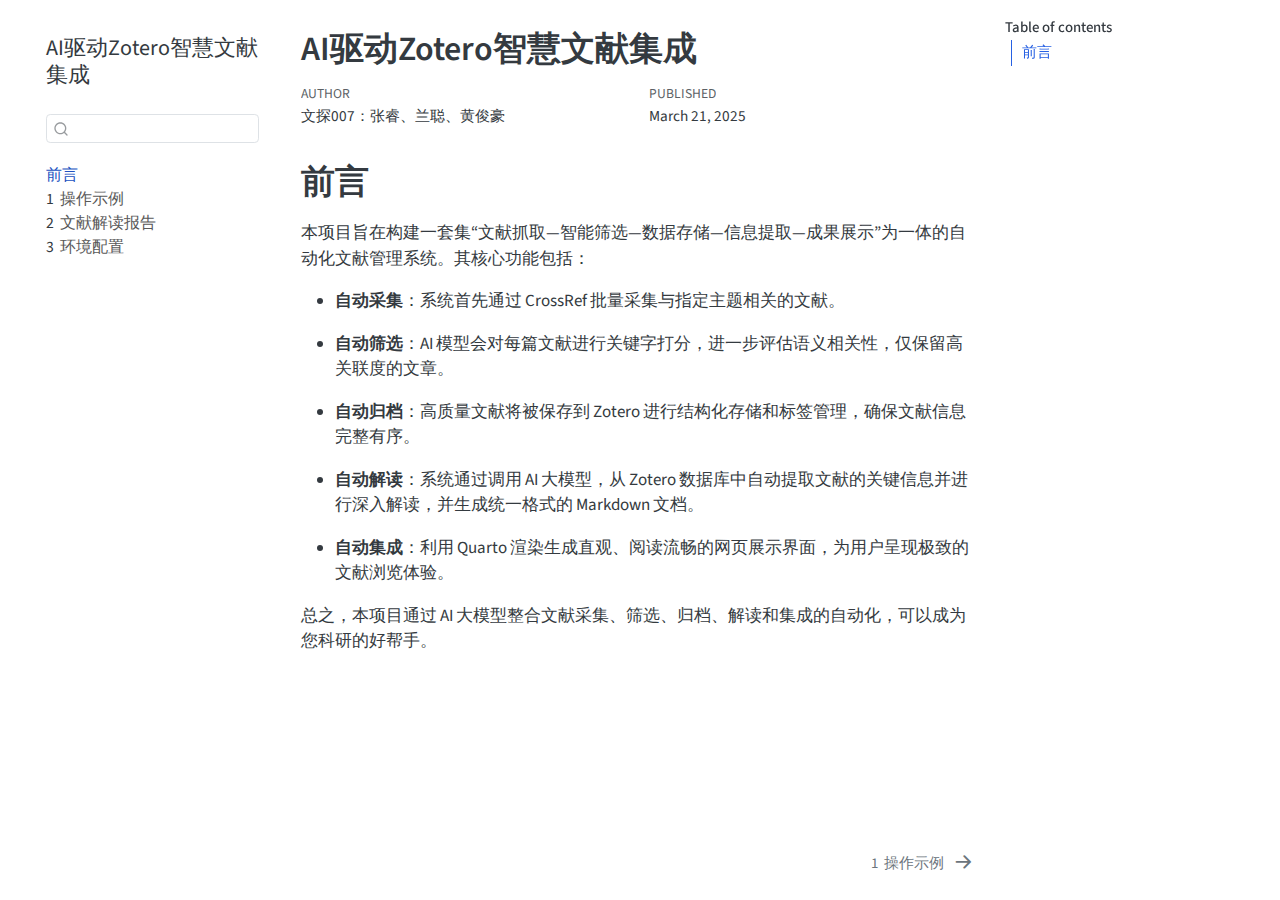
<file: _book/index.html>
<!DOCTYPE html>
<html xmlns="http://www.w3.org/1999/xhtml" lang="en" xml:lang="en"><head>

<meta charset="utf-8">
<meta name="generator" content="quarto-1.6.40">

<meta name="viewport" content="width=device-width, initial-scale=1.0, user-scalable=yes">

<meta name="author" content="文探007：张睿、兰聪、黄俊豪">
<meta name="dcterms.date" content="2025-03-21">

<title>AI驱动Zotero智慧文献集成</title>
<style>
code{white-space: pre-wrap;}
span.smallcaps{font-variant: small-caps;}
div.columns{display: flex; gap: min(4vw, 1.5em);}
div.column{flex: auto; overflow-x: auto;}
div.hanging-indent{margin-left: 1.5em; text-indent: -1.5em;}
ul.task-list{list-style: none;}
ul.task-list li input[type="checkbox"] {
  width: 0.8em;
  margin: 0 0.8em 0.2em -1em; /* quarto-specific, see https://github.com/quarto-dev/quarto-cli/issues/4556 */ 
  vertical-align: middle;
}
</style>


<script src="site_libs/quarto-nav/quarto-nav.js"></script>
<script src="site_libs/quarto-nav/headroom.min.js"></script>
<script src="site_libs/clipboard/clipboard.min.js"></script>
<script src="site_libs/quarto-search/autocomplete.umd.js"></script>
<script src="site_libs/quarto-search/fuse.min.js"></script>
<script src="site_libs/quarto-search/quarto-search.js"></script>
<meta name="quarto:offset" content="./">
<link href="./AI-Zotero.html" rel="next">
<script src="site_libs/quarto-html/quarto.js"></script>
<script src="site_libs/quarto-html/popper.min.js"></script>
<script src="site_libs/quarto-html/tippy.umd.min.js"></script>
<script src="site_libs/quarto-html/anchor.min.js"></script>
<link href="site_libs/quarto-html/tippy.css" rel="stylesheet">
<link href="site_libs/quarto-html/quarto-syntax-highlighting-549806ee2085284f45b00abea8c6df48.css" rel="stylesheet" id="quarto-text-highlighting-styles">
<script src="site_libs/bootstrap/bootstrap.min.js"></script>
<link href="site_libs/bootstrap/bootstrap-icons.css" rel="stylesheet">
<link href="site_libs/bootstrap/bootstrap-8da5b4427184b79ecddefad3d342027e.min.css" rel="stylesheet" append-hash="true" id="quarto-bootstrap" data-mode="light">
<script id="quarto-search-options" type="application/json">{
  "location": "sidebar",
  "copy-button": false,
  "collapse-after": 3,
  "panel-placement": "start",
  "type": "textbox",
  "limit": 50,
  "keyboard-shortcut": [
    "f",
    "/",
    "s"
  ],
  "show-item-context": false,
  "language": {
    "search-no-results-text": "No results",
    "search-matching-documents-text": "matching documents",
    "search-copy-link-title": "Copy link to search",
    "search-hide-matches-text": "Hide additional matches",
    "search-more-match-text": "more match in this document",
    "search-more-matches-text": "more matches in this document",
    "search-clear-button-title": "Clear",
    "search-text-placeholder": "",
    "search-detached-cancel-button-title": "Cancel",
    "search-submit-button-title": "Submit",
    "search-label": "Search"
  }
}</script>


</head>

<body class="nav-sidebar floating">

<div id="quarto-search-results"></div>
  <header id="quarto-header" class="headroom fixed-top">
  <nav class="quarto-secondary-nav">
    <div class="container-fluid d-flex">
      <button type="button" class="quarto-btn-toggle btn" data-bs-toggle="collapse" role="button" data-bs-target=".quarto-sidebar-collapse-item" aria-controls="quarto-sidebar" aria-expanded="false" aria-label="Toggle sidebar navigation" onclick="if (window.quartoToggleHeadroom) { window.quartoToggleHeadroom(); }">
        <i class="bi bi-layout-text-sidebar-reverse"></i>
      </button>
        <nav class="quarto-page-breadcrumbs" aria-label="breadcrumb"><ol class="breadcrumb"><li class="breadcrumb-item"><a href="./index.html">前言</a></li></ol></nav>
        <a class="flex-grow-1" role="navigation" data-bs-toggle="collapse" data-bs-target=".quarto-sidebar-collapse-item" aria-controls="quarto-sidebar" aria-expanded="false" aria-label="Toggle sidebar navigation" onclick="if (window.quartoToggleHeadroom) { window.quartoToggleHeadroom(); }">      
        </a>
      <button type="button" class="btn quarto-search-button" aria-label="Search" onclick="window.quartoOpenSearch();">
        <i class="bi bi-search"></i>
      </button>
    </div>
  </nav>
</header>
<!-- content -->
<div id="quarto-content" class="quarto-container page-columns page-rows-contents page-layout-article">
<!-- sidebar -->
  <nav id="quarto-sidebar" class="sidebar collapse collapse-horizontal quarto-sidebar-collapse-item sidebar-navigation floating overflow-auto">
    <div class="pt-lg-2 mt-2 text-left sidebar-header">
    <div class="sidebar-title mb-0 py-0">
      <a href="./">AI驱动Zotero智慧文献集成</a> 
    </div>
      </div>
        <div class="mt-2 flex-shrink-0 align-items-center">
        <div class="sidebar-search">
        <div id="quarto-search" class="" title="Search"></div>
        </div>
        </div>
    <div class="sidebar-menu-container"> 
    <ul class="list-unstyled mt-1">
        <li class="sidebar-item">
  <div class="sidebar-item-container"> 
  <a href="./index.html" class="sidebar-item-text sidebar-link active">
 <span class="menu-text">前言</span></a>
  </div>
</li>
        <li class="sidebar-item">
  <div class="sidebar-item-container"> 
  <a href="./AI-Zotero.html" class="sidebar-item-text sidebar-link">
 <span class="menu-text"><span class="chapter-number">1</span>&nbsp; <span class="chapter-title">操作示例</span></span></a>
  </div>
</li>
        <li class="sidebar-item">
  <div class="sidebar-item-container"> 
  <a href="./file-fe-fQhUAzZa0hHekgRXwxPZIAjx.html" class="sidebar-item-text sidebar-link">
 <span class="menu-text"><span class="chapter-number">2</span>&nbsp; <span class="chapter-title">文献解读报告</span></span></a>
  </div>
</li>
        <li class="sidebar-item">
  <div class="sidebar-item-container"> 
  <a href="./env.html" class="sidebar-item-text sidebar-link">
 <span class="menu-text"><span class="chapter-number">3</span>&nbsp; <span class="chapter-title">环境配置</span></span></a>
  </div>
</li>
    </ul>
    </div>
</nav>
<div id="quarto-sidebar-glass" class="quarto-sidebar-collapse-item" data-bs-toggle="collapse" data-bs-target=".quarto-sidebar-collapse-item"></div>
<!-- margin-sidebar -->
    <div id="quarto-margin-sidebar" class="sidebar margin-sidebar">
        <nav id="TOC" role="doc-toc" class="toc-active">
    <h2 id="toc-title">Table of contents</h2>
   
  <ul>
  <li><a href="#前言" id="toc-前言" class="nav-link active" data-scroll-target="#前言">前言</a></li>
  </ul>
</nav>
    </div>
<!-- main -->
<main class="content" id="quarto-document-content">

<header id="title-block-header" class="quarto-title-block default">
<div class="quarto-title">
<h1 class="title">AI驱动Zotero智慧文献集成</h1>
</div>



<div class="quarto-title-meta">

    <div>
    <div class="quarto-title-meta-heading">Author</div>
    <div class="quarto-title-meta-contents">
             <p>文探007：张睿、兰聪、黄俊豪 </p>
          </div>
  </div>
    
    <div>
    <div class="quarto-title-meta-heading">Published</div>
    <div class="quarto-title-meta-contents">
      <p class="date">March 21, 2025</p>
    </div>
  </div>
  
    
  </div>
  


</header>


<section id="前言" class="level1 unnumbered">
<h1 class="unnumbered">前言</h1>
<p>本项目旨在构建一套集“文献抓取—智能筛选—数据存储—信息提取—成果展示”为一体的自动化文献管理系统。其核心功能包括：</p>
<ul>
<li><p><strong>自动采集</strong>：系统首先通过 CrossRef 批量采集与指定主题相关的文献。</p></li>
<li><p><strong>自动筛选</strong>：AI 模型会对每篇文献进行关键字打分，进一步评估语义相关性，仅保留高关联度的文章。</p></li>
<li><p><strong>自动归档</strong>：高质量文献将被保存到 Zotero 进行结构化存储和标签管理，确保文献信息完整有序。</p></li>
<li><p><strong>自动解读</strong>：系统通过调用 AI 大模型，从 Zotero 数据库中自动提取文献的关键信息并进行深入解读，并生成统一格式的 Markdown 文档。</p></li>
<li><p><strong>自动集成</strong>：利用 Quarto 渲染生成直观、阅读流畅的网页展示界面，为用户呈现极致的文献浏览体验。</p></li>
</ul>
<p>总之，本项目通过 AI 大模型整合文献采集、筛选、归档、解读和集成的自动化，可以成为您科研的好帮手。</p>


</section>

</main> <!-- /main -->
<script id="quarto-html-after-body" type="application/javascript">
window.document.addEventListener("DOMContentLoaded", function (event) {
  const toggleBodyColorMode = (bsSheetEl) => {
    const mode = bsSheetEl.getAttribute("data-mode");
    const bodyEl = window.document.querySelector("body");
    if (mode === "dark") {
      bodyEl.classList.add("quarto-dark");
      bodyEl.classList.remove("quarto-light");
    } else {
      bodyEl.classList.add("quarto-light");
      bodyEl.classList.remove("quarto-dark");
    }
  }
  const toggleBodyColorPrimary = () => {
    const bsSheetEl = window.document.querySelector("link#quarto-bootstrap");
    if (bsSheetEl) {
      toggleBodyColorMode(bsSheetEl);
    }
  }
  toggleBodyColorPrimary();  
  const icon = "";
  const anchorJS = new window.AnchorJS();
  anchorJS.options = {
    placement: 'right',
    icon: icon
  };
  anchorJS.add('.anchored');
  const isCodeAnnotation = (el) => {
    for (const clz of el.classList) {
      if (clz.startsWith('code-annotation-')) {                     
        return true;
      }
    }
    return false;
  }
  const onCopySuccess = function(e) {
    // button target
    const button = e.trigger;
    // don't keep focus
    button.blur();
    // flash "checked"
    button.classList.add('code-copy-button-checked');
    var currentTitle = button.getAttribute("title");
    button.setAttribute("title", "Copied!");
    let tooltip;
    if (window.bootstrap) {
      button.setAttribute("data-bs-toggle", "tooltip");
      button.setAttribute("data-bs-placement", "left");
      button.setAttribute("data-bs-title", "Copied!");
      tooltip = new bootstrap.Tooltip(button, 
        { trigger: "manual", 
          customClass: "code-copy-button-tooltip",
          offset: [0, -8]});
      tooltip.show();    
    }
    setTimeout(function() {
      if (tooltip) {
        tooltip.hide();
        button.removeAttribute("data-bs-title");
        button.removeAttribute("data-bs-toggle");
        button.removeAttribute("data-bs-placement");
      }
      button.setAttribute("title", currentTitle);
      button.classList.remove('code-copy-button-checked');
    }, 1000);
    // clear code selection
    e.clearSelection();
  }
  const getTextToCopy = function(trigger) {
      const codeEl = trigger.previousElementSibling.cloneNode(true);
      for (const childEl of codeEl.children) {
        if (isCodeAnnotation(childEl)) {
          childEl.remove();
        }
      }
      return codeEl.innerText;
  }
  const clipboard = new window.ClipboardJS('.code-copy-button:not([data-in-quarto-modal])', {
    text: getTextToCopy
  });
  clipboard.on('success', onCopySuccess);
  if (window.document.getElementById('quarto-embedded-source-code-modal')) {
    const clipboardModal = new window.ClipboardJS('.code-copy-button[data-in-quarto-modal]', {
      text: getTextToCopy,
      container: window.document.getElementById('quarto-embedded-source-code-modal')
    });
    clipboardModal.on('success', onCopySuccess);
  }
    var localhostRegex = new RegExp(/^(?:http|https):\/\/localhost\:?[0-9]*\//);
    var mailtoRegex = new RegExp(/^mailto:/);
      var filterRegex = new RegExp('/' + window.location.host + '/');
    var isInternal = (href) => {
        return filterRegex.test(href) || localhostRegex.test(href) || mailtoRegex.test(href);
    }
    // Inspect non-navigation links and adorn them if external
 	var links = window.document.querySelectorAll('a[href]:not(.nav-link):not(.navbar-brand):not(.toc-action):not(.sidebar-link):not(.sidebar-item-toggle):not(.pagination-link):not(.no-external):not([aria-hidden]):not(.dropdown-item):not(.quarto-navigation-tool):not(.about-link)');
    for (var i=0; i<links.length; i++) {
      const link = links[i];
      if (!isInternal(link.href)) {
        // undo the damage that might have been done by quarto-nav.js in the case of
        // links that we want to consider external
        if (link.dataset.originalHref !== undefined) {
          link.href = link.dataset.originalHref;
        }
      }
    }
  function tippyHover(el, contentFn, onTriggerFn, onUntriggerFn) {
    const config = {
      allowHTML: true,
      maxWidth: 500,
      delay: 100,
      arrow: false,
      appendTo: function(el) {
          return el.parentElement;
      },
      interactive: true,
      interactiveBorder: 10,
      theme: 'quarto',
      placement: 'bottom-start',
    };
    if (contentFn) {
      config.content = contentFn;
    }
    if (onTriggerFn) {
      config.onTrigger = onTriggerFn;
    }
    if (onUntriggerFn) {
      config.onUntrigger = onUntriggerFn;
    }
    window.tippy(el, config); 
  }
  const noterefs = window.document.querySelectorAll('a[role="doc-noteref"]');
  for (var i=0; i<noterefs.length; i++) {
    const ref = noterefs[i];
    tippyHover(ref, function() {
      // use id or data attribute instead here
      let href = ref.getAttribute('data-footnote-href') || ref.getAttribute('href');
      try { href = new URL(href).hash; } catch {}
      const id = href.replace(/^#\/?/, "");
      const note = window.document.getElementById(id);
      if (note) {
        return note.innerHTML;
      } else {
        return "";
      }
    });
  }
  const xrefs = window.document.querySelectorAll('a.quarto-xref');
  const processXRef = (id, note) => {
    // Strip column container classes
    const stripColumnClz = (el) => {
      el.classList.remove("page-full", "page-columns");
      if (el.children) {
        for (const child of el.children) {
          stripColumnClz(child);
        }
      }
    }
    stripColumnClz(note)
    if (id === null || id.startsWith('sec-')) {
      // Special case sections, only their first couple elements
      const container = document.createElement("div");
      if (note.children && note.children.length > 2) {
        container.appendChild(note.children[0].cloneNode(true));
        for (let i = 1; i < note.children.length; i++) {
          const child = note.children[i];
          if (child.tagName === "P" && child.innerText === "") {
            continue;
          } else {
            container.appendChild(child.cloneNode(true));
            break;
          }
        }
        if (window.Quarto?.typesetMath) {
          window.Quarto.typesetMath(container);
        }
        return container.innerHTML
      } else {
        if (window.Quarto?.typesetMath) {
          window.Quarto.typesetMath(note);
        }
        return note.innerHTML;
      }
    } else {
      // Remove any anchor links if they are present
      const anchorLink = note.querySelector('a.anchorjs-link');
      if (anchorLink) {
        anchorLink.remove();
      }
      if (window.Quarto?.typesetMath) {
        window.Quarto.typesetMath(note);
      }
      if (note.classList.contains("callout")) {
        return note.outerHTML;
      } else {
        return note.innerHTML;
      }
    }
  }
  for (var i=0; i<xrefs.length; i++) {
    const xref = xrefs[i];
    tippyHover(xref, undefined, function(instance) {
      instance.disable();
      let url = xref.getAttribute('href');
      let hash = undefined; 
      if (url.startsWith('#')) {
        hash = url;
      } else {
        try { hash = new URL(url).hash; } catch {}
      }
      if (hash) {
        const id = hash.replace(/^#\/?/, "");
        const note = window.document.getElementById(id);
        if (note !== null) {
          try {
            const html = processXRef(id, note.cloneNode(true));
            instance.setContent(html);
          } finally {
            instance.enable();
            instance.show();
          }
        } else {
          // See if we can fetch this
          fetch(url.split('#')[0])
          .then(res => res.text())
          .then(html => {
            const parser = new DOMParser();
            const htmlDoc = parser.parseFromString(html, "text/html");
            const note = htmlDoc.getElementById(id);
            if (note !== null) {
              const html = processXRef(id, note);
              instance.setContent(html);
            } 
          }).finally(() => {
            instance.enable();
            instance.show();
          });
        }
      } else {
        // See if we can fetch a full url (with no hash to target)
        // This is a special case and we should probably do some content thinning / targeting
        fetch(url)
        .then(res => res.text())
        .then(html => {
          const parser = new DOMParser();
          const htmlDoc = parser.parseFromString(html, "text/html");
          const note = htmlDoc.querySelector('main.content');
          if (note !== null) {
            // This should only happen for chapter cross references
            // (since there is no id in the URL)
            // remove the first header
            if (note.children.length > 0 && note.children[0].tagName === "HEADER") {
              note.children[0].remove();
            }
            const html = processXRef(null, note);
            instance.setContent(html);
          } 
        }).finally(() => {
          instance.enable();
          instance.show();
        });
      }
    }, function(instance) {
    });
  }
      let selectedAnnoteEl;
      const selectorForAnnotation = ( cell, annotation) => {
        let cellAttr = 'data-code-cell="' + cell + '"';
        let lineAttr = 'data-code-annotation="' +  annotation + '"';
        const selector = 'span[' + cellAttr + '][' + lineAttr + ']';
        return selector;
      }
      const selectCodeLines = (annoteEl) => {
        const doc = window.document;
        const targetCell = annoteEl.getAttribute("data-target-cell");
        const targetAnnotation = annoteEl.getAttribute("data-target-annotation");
        const annoteSpan = window.document.querySelector(selectorForAnnotation(targetCell, targetAnnotation));
        const lines = annoteSpan.getAttribute("data-code-lines").split(",");
        const lineIds = lines.map((line) => {
          return targetCell + "-" + line;
        })
        let top = null;
        let height = null;
        let parent = null;
        if (lineIds.length > 0) {
            //compute the position of the single el (top and bottom and make a div)
            const el = window.document.getElementById(lineIds[0]);
            top = el.offsetTop;
            height = el.offsetHeight;
            parent = el.parentElement.parentElement;
          if (lineIds.length > 1) {
            const lastEl = window.document.getElementById(lineIds[lineIds.length - 1]);
            const bottom = lastEl.offsetTop + lastEl.offsetHeight;
            height = bottom - top;
          }
          if (top !== null && height !== null && parent !== null) {
            // cook up a div (if necessary) and position it 
            let div = window.document.getElementById("code-annotation-line-highlight");
            if (div === null) {
              div = window.document.createElement("div");
              div.setAttribute("id", "code-annotation-line-highlight");
              div.style.position = 'absolute';
              parent.appendChild(div);
            }
            div.style.top = top - 2 + "px";
            div.style.height = height + 4 + "px";
            div.style.left = 0;
            let gutterDiv = window.document.getElementById("code-annotation-line-highlight-gutter");
            if (gutterDiv === null) {
              gutterDiv = window.document.createElement("div");
              gutterDiv.setAttribute("id", "code-annotation-line-highlight-gutter");
              gutterDiv.style.position = 'absolute';
              const codeCell = window.document.getElementById(targetCell);
              const gutter = codeCell.querySelector('.code-annotation-gutter');
              gutter.appendChild(gutterDiv);
            }
            gutterDiv.style.top = top - 2 + "px";
            gutterDiv.style.height = height + 4 + "px";
          }
          selectedAnnoteEl = annoteEl;
        }
      };
      const unselectCodeLines = () => {
        const elementsIds = ["code-annotation-line-highlight", "code-annotation-line-highlight-gutter"];
        elementsIds.forEach((elId) => {
          const div = window.document.getElementById(elId);
          if (div) {
            div.remove();
          }
        });
        selectedAnnoteEl = undefined;
      };
        // Handle positioning of the toggle
    window.addEventListener(
      "resize",
      throttle(() => {
        elRect = undefined;
        if (selectedAnnoteEl) {
          selectCodeLines(selectedAnnoteEl);
        }
      }, 10)
    );
    function throttle(fn, ms) {
    let throttle = false;
    let timer;
      return (...args) => {
        if(!throttle) { // first call gets through
            fn.apply(this, args);
            throttle = true;
        } else { // all the others get throttled
            if(timer) clearTimeout(timer); // cancel #2
            timer = setTimeout(() => {
              fn.apply(this, args);
              timer = throttle = false;
            }, ms);
        }
      };
    }
      // Attach click handler to the DT
      const annoteDls = window.document.querySelectorAll('dt[data-target-cell]');
      for (const annoteDlNode of annoteDls) {
        annoteDlNode.addEventListener('click', (event) => {
          const clickedEl = event.target;
          if (clickedEl !== selectedAnnoteEl) {
            unselectCodeLines();
            const activeEl = window.document.querySelector('dt[data-target-cell].code-annotation-active');
            if (activeEl) {
              activeEl.classList.remove('code-annotation-active');
            }
            selectCodeLines(clickedEl);
            clickedEl.classList.add('code-annotation-active');
          } else {
            // Unselect the line
            unselectCodeLines();
            clickedEl.classList.remove('code-annotation-active');
          }
        });
      }
  const findCites = (el) => {
    const parentEl = el.parentElement;
    if (parentEl) {
      const cites = parentEl.dataset.cites;
      if (cites) {
        return {
          el,
          cites: cites.split(' ')
        };
      } else {
        return findCites(el.parentElement)
      }
    } else {
      return undefined;
    }
  };
  var bibliorefs = window.document.querySelectorAll('a[role="doc-biblioref"]');
  for (var i=0; i<bibliorefs.length; i++) {
    const ref = bibliorefs[i];
    const citeInfo = findCites(ref);
    if (citeInfo) {
      tippyHover(citeInfo.el, function() {
        var popup = window.document.createElement('div');
        citeInfo.cites.forEach(function(cite) {
          var citeDiv = window.document.createElement('div');
          citeDiv.classList.add('hanging-indent');
          citeDiv.classList.add('csl-entry');
          var biblioDiv = window.document.getElementById('ref-' + cite);
          if (biblioDiv) {
            citeDiv.innerHTML = biblioDiv.innerHTML;
          }
          popup.appendChild(citeDiv);
        });
        return popup.innerHTML;
      });
    }
  }
});
</script>
<nav class="page-navigation">
  <div class="nav-page nav-page-previous">
  </div>
  <div class="nav-page nav-page-next">
      <a href="./AI-Zotero.html" class="pagination-link" aria-label="操作示例">
        <span class="nav-page-text"><span class="chapter-number">1</span>&nbsp; <span class="chapter-title">操作示例</span></span> <i class="bi bi-arrow-right-short"></i>
      </a>
  </div>
</nav>
</div> <!-- /content -->




</body></html>
</file>
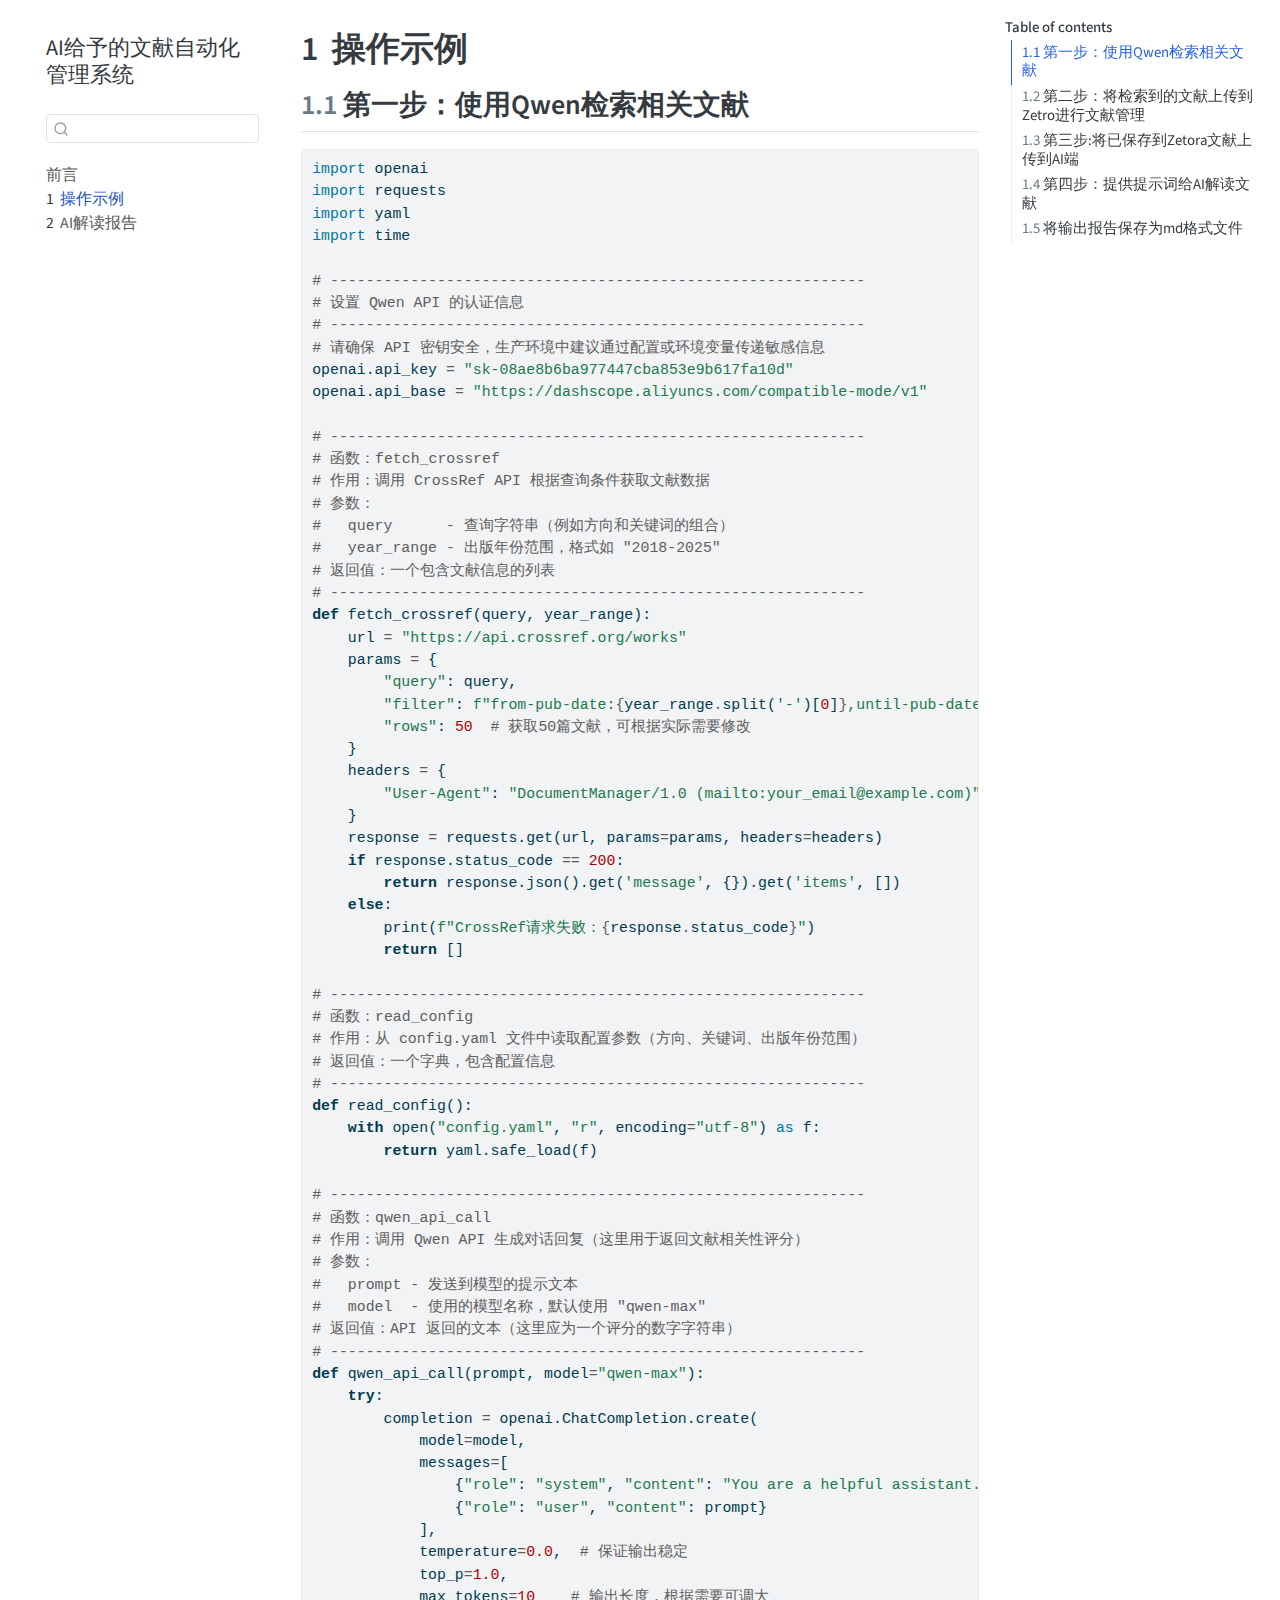
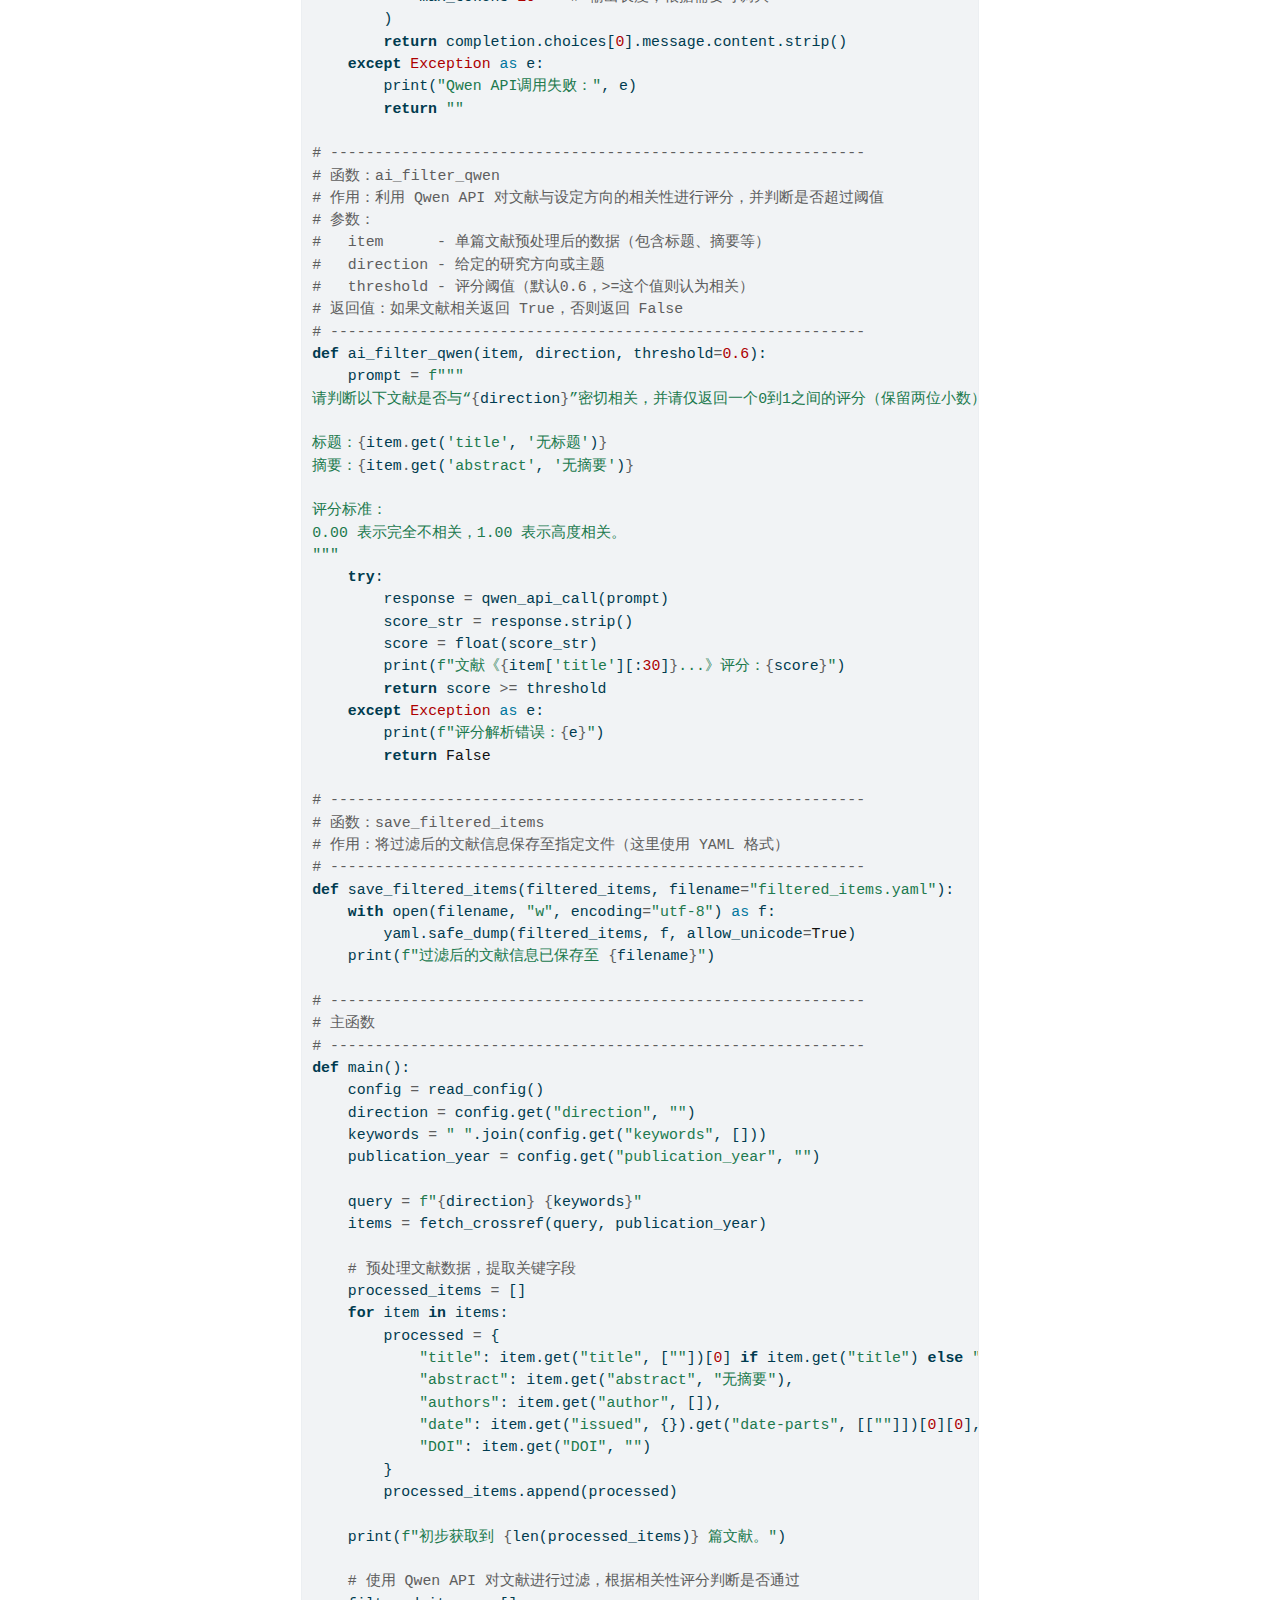
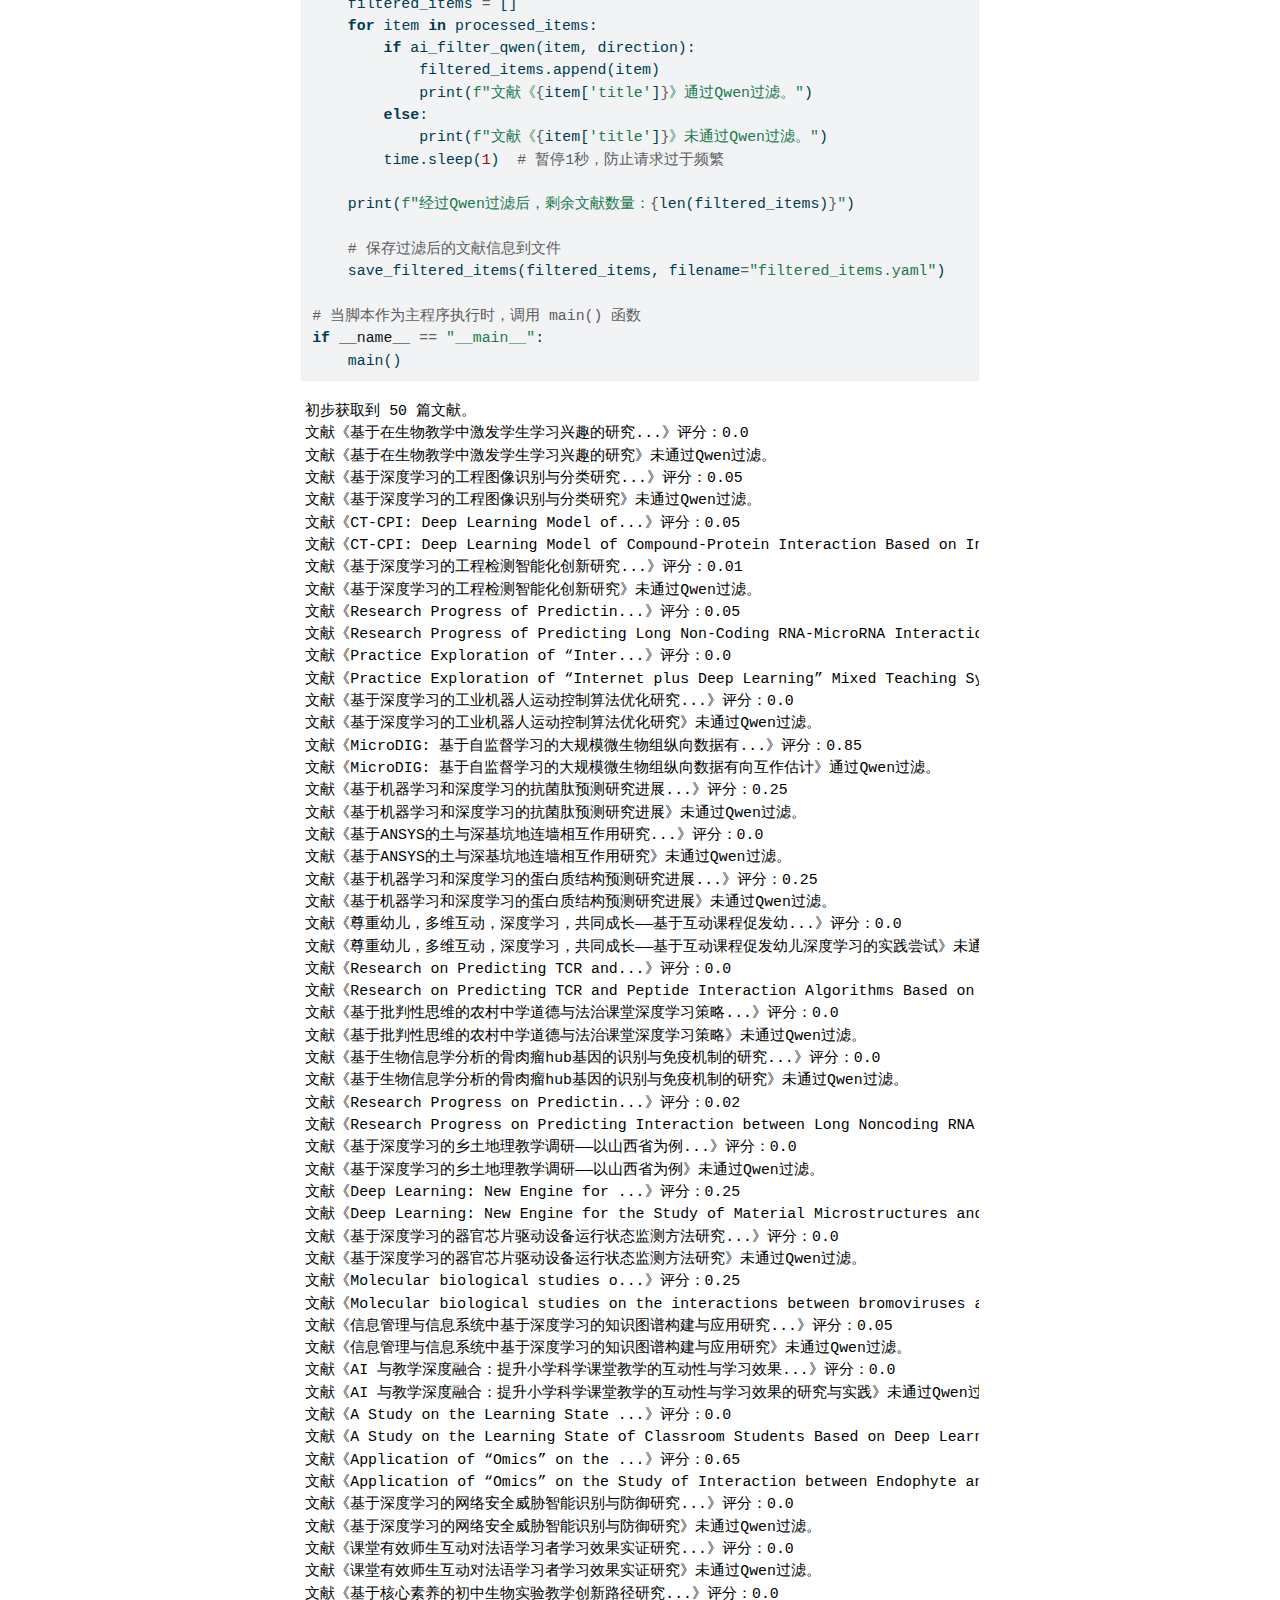
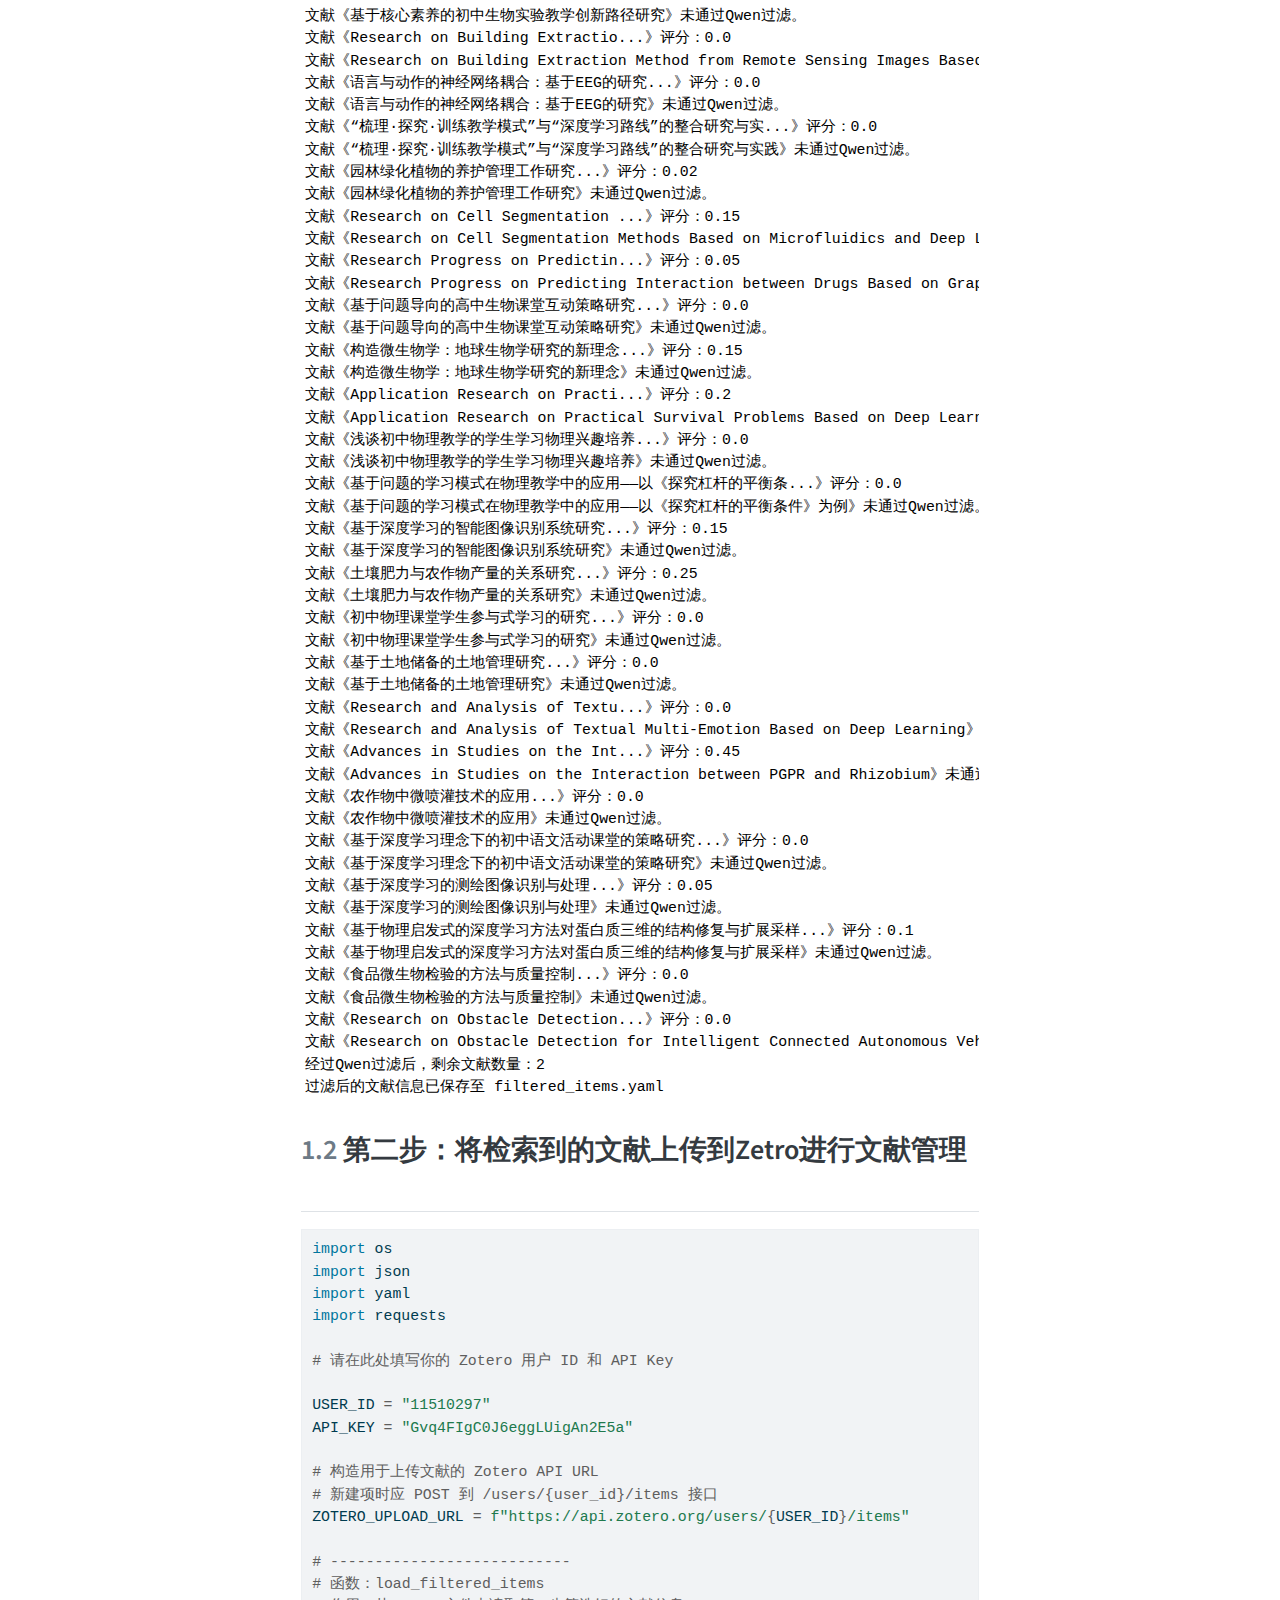
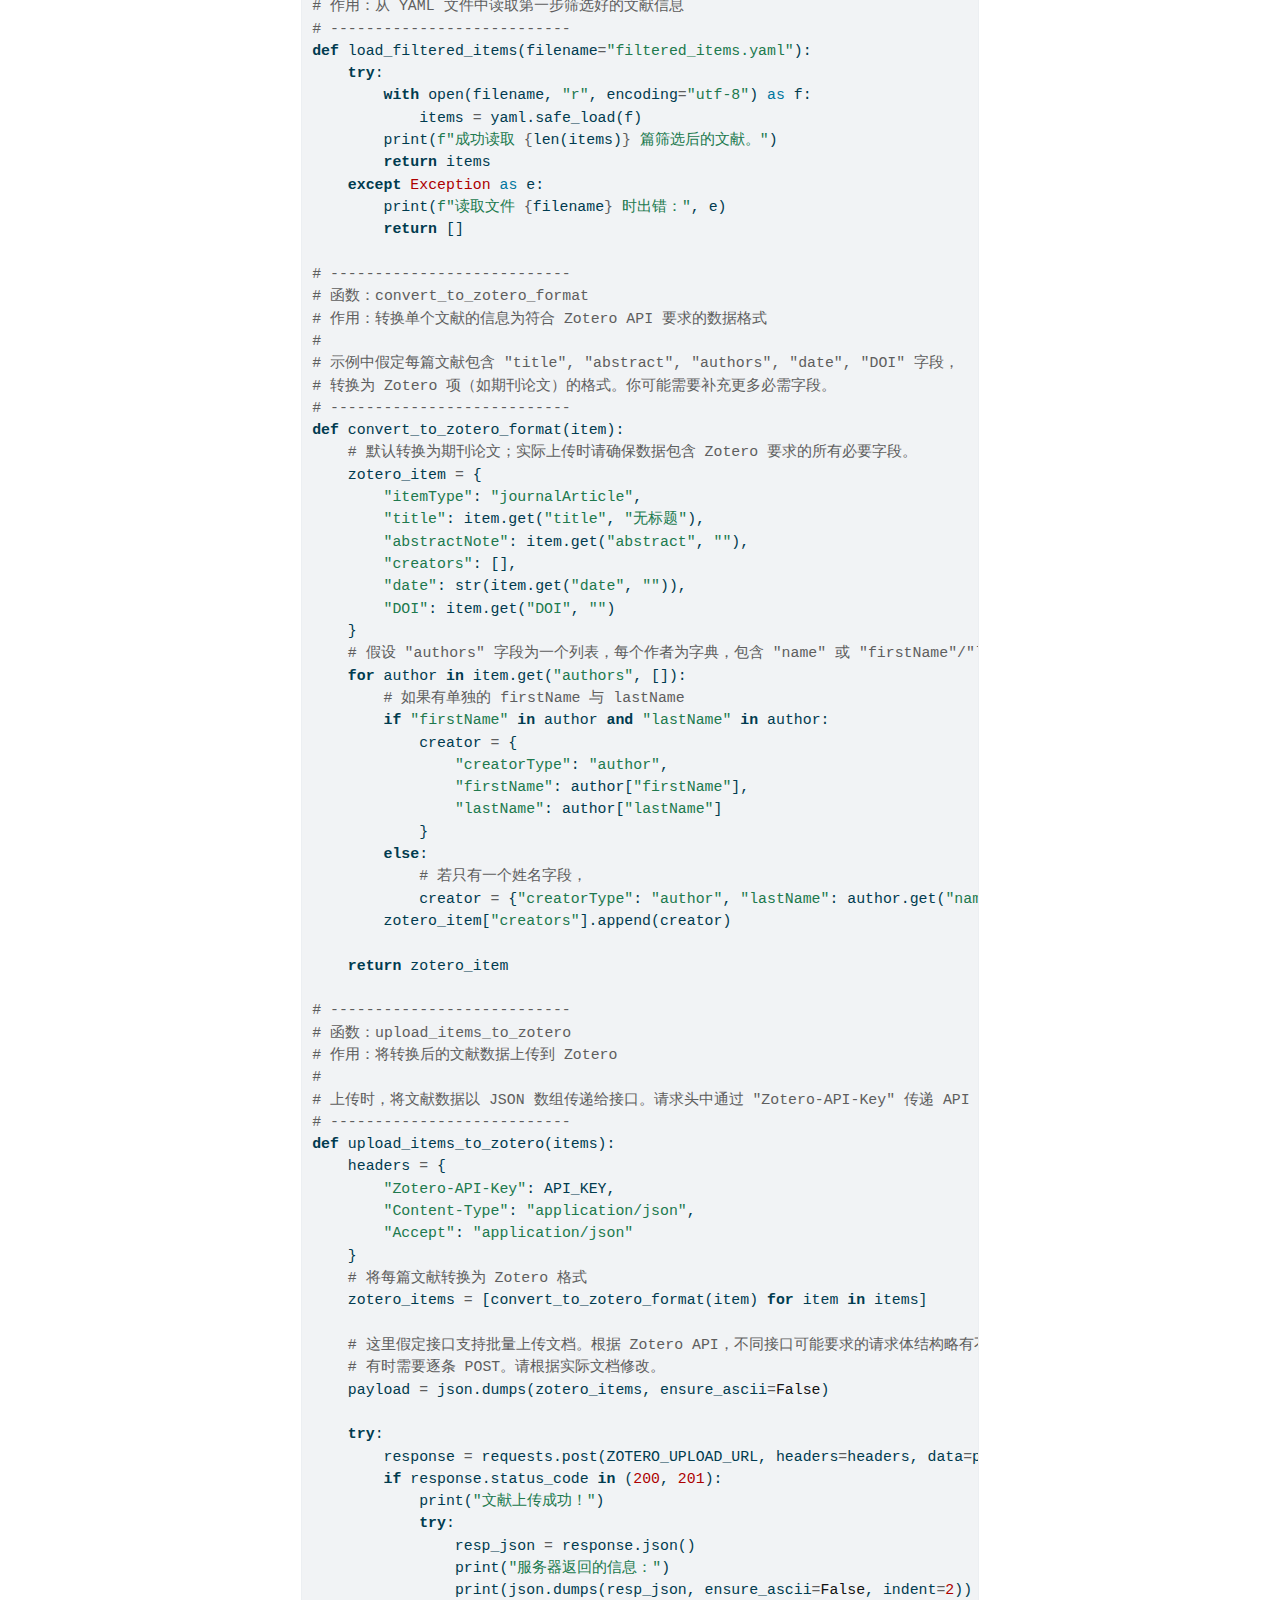
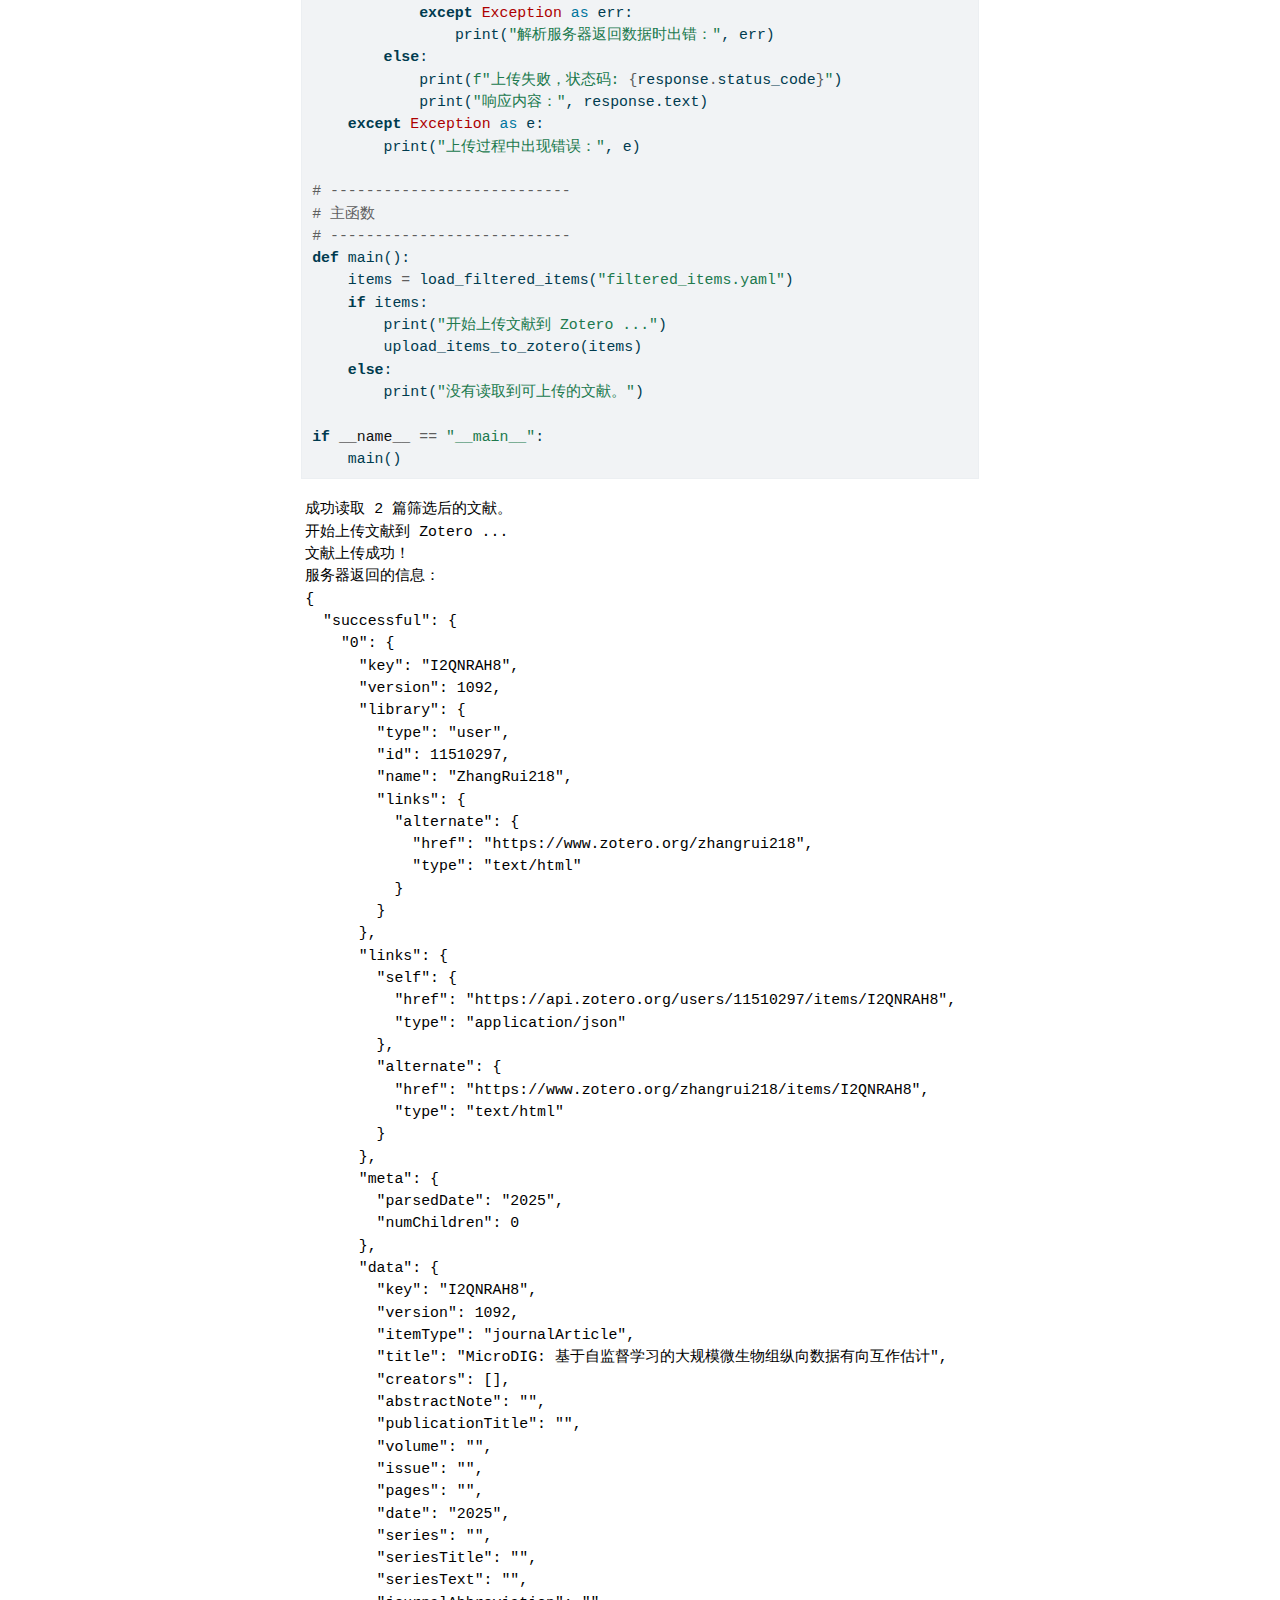
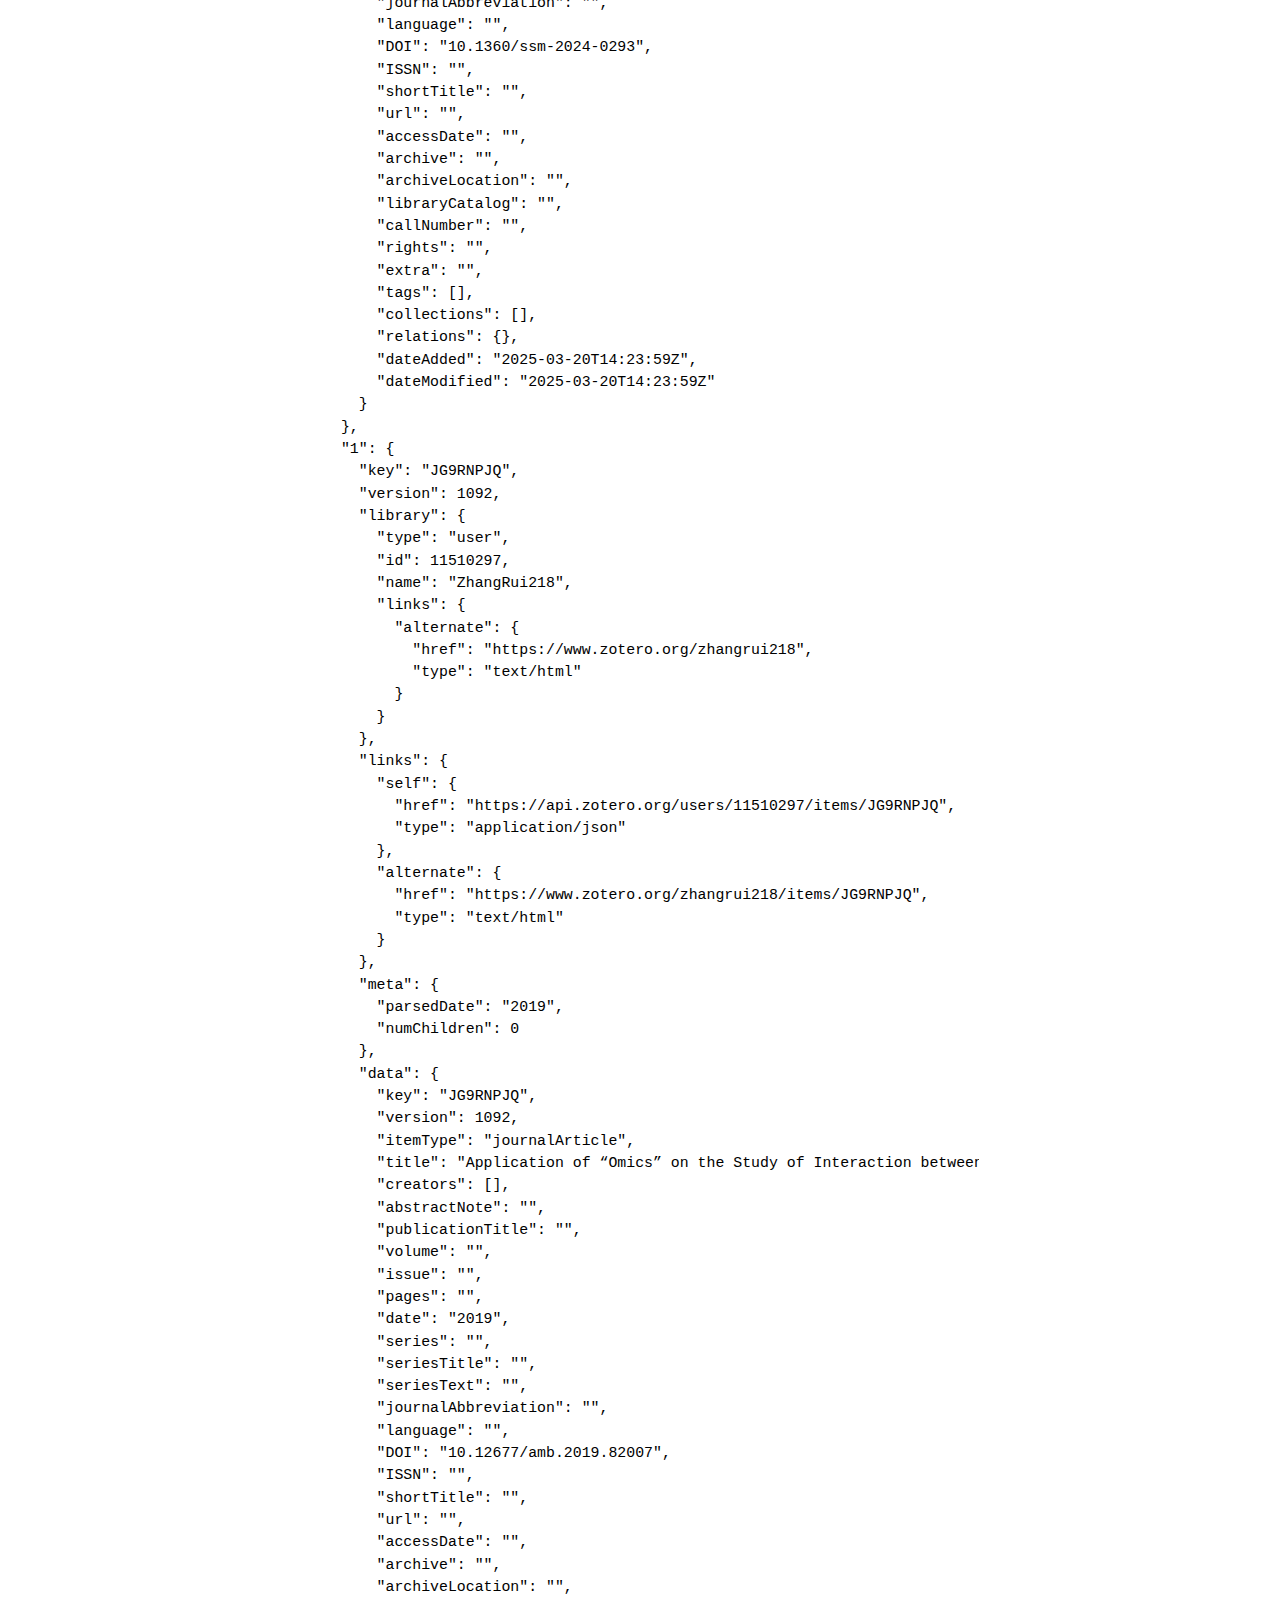
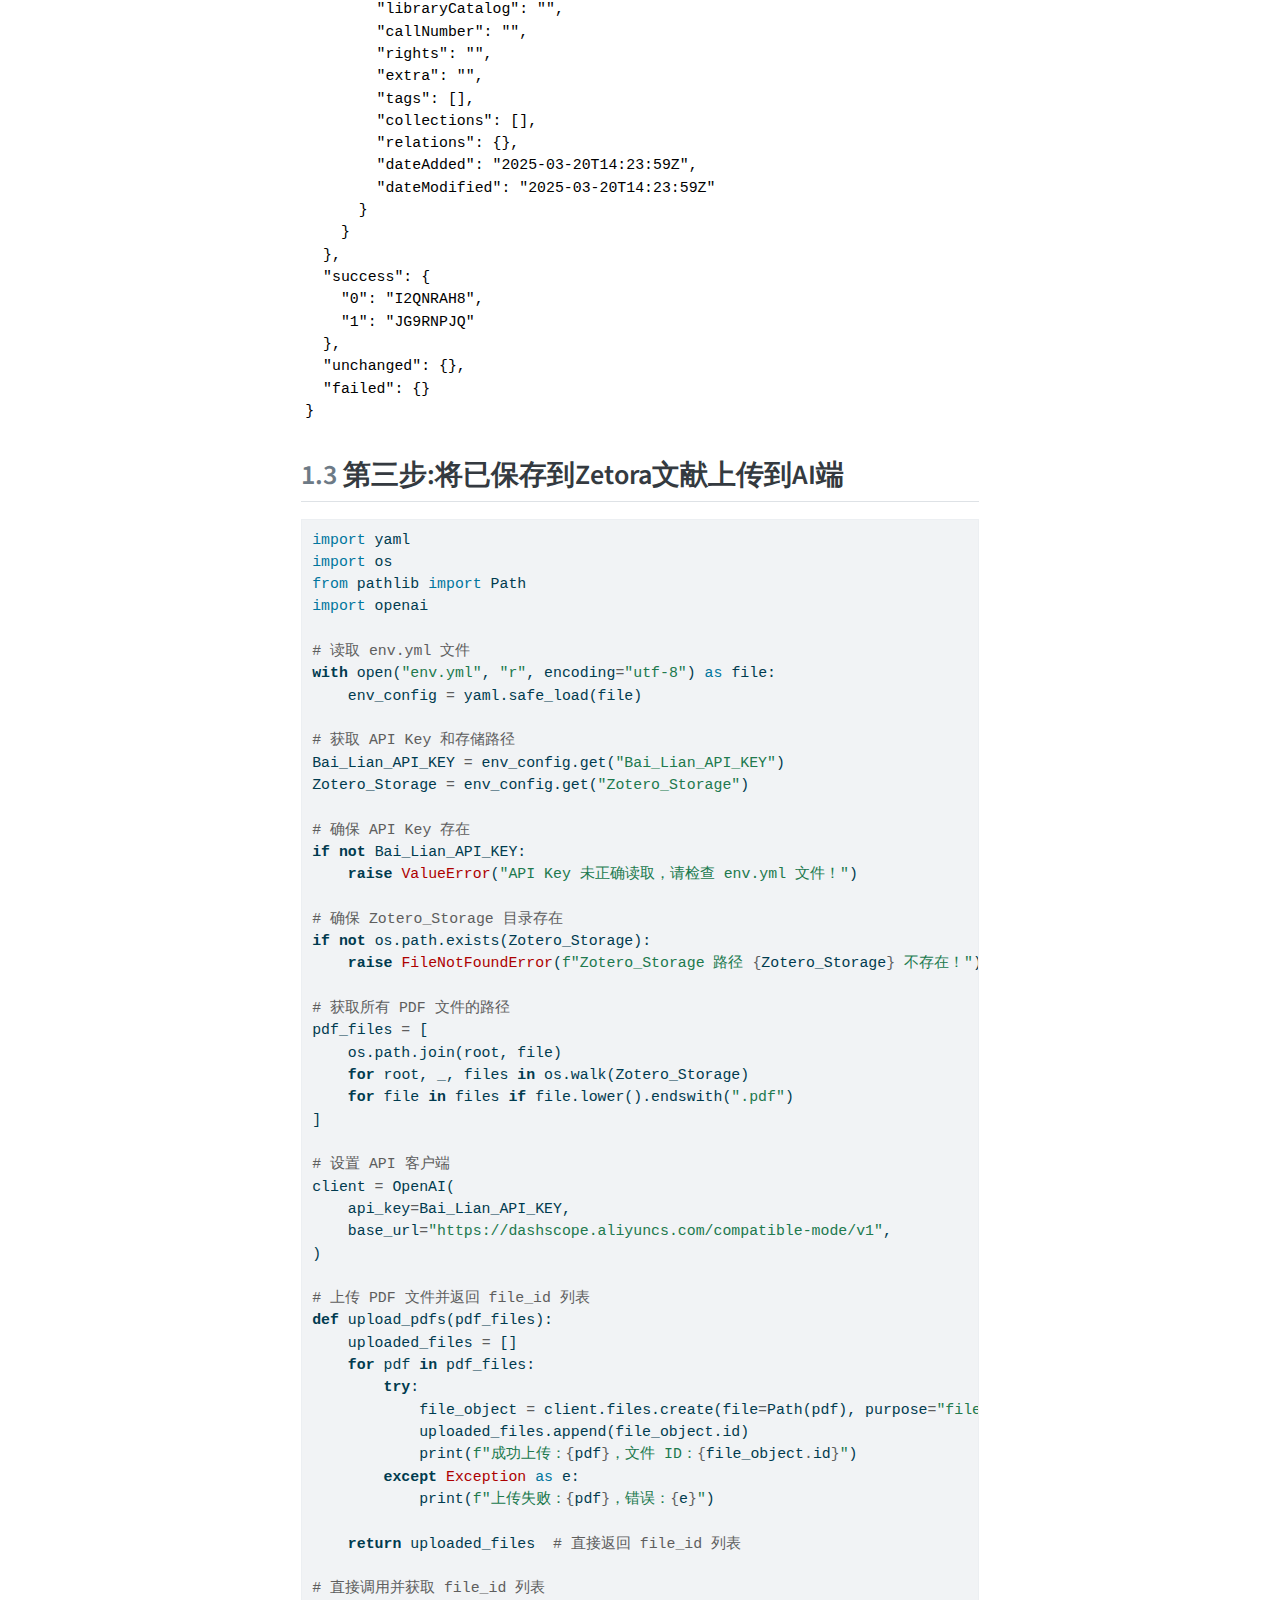
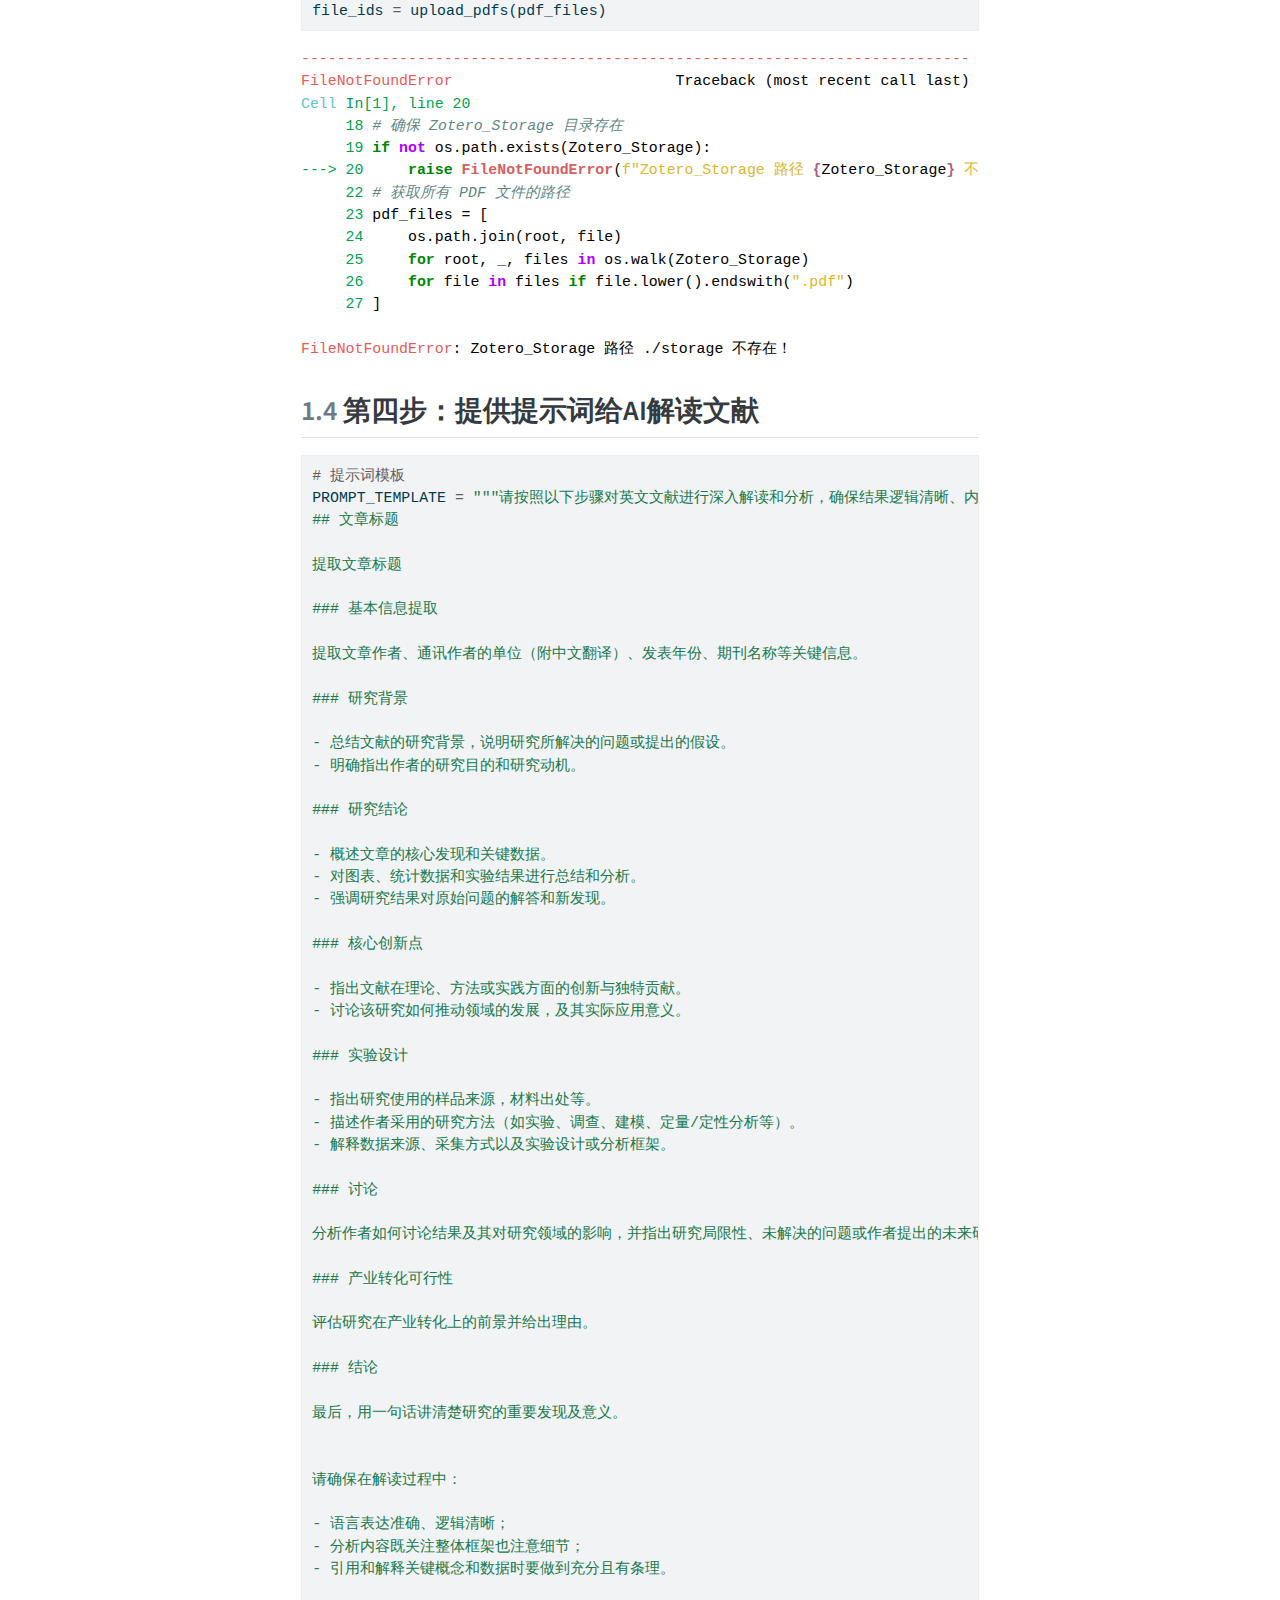
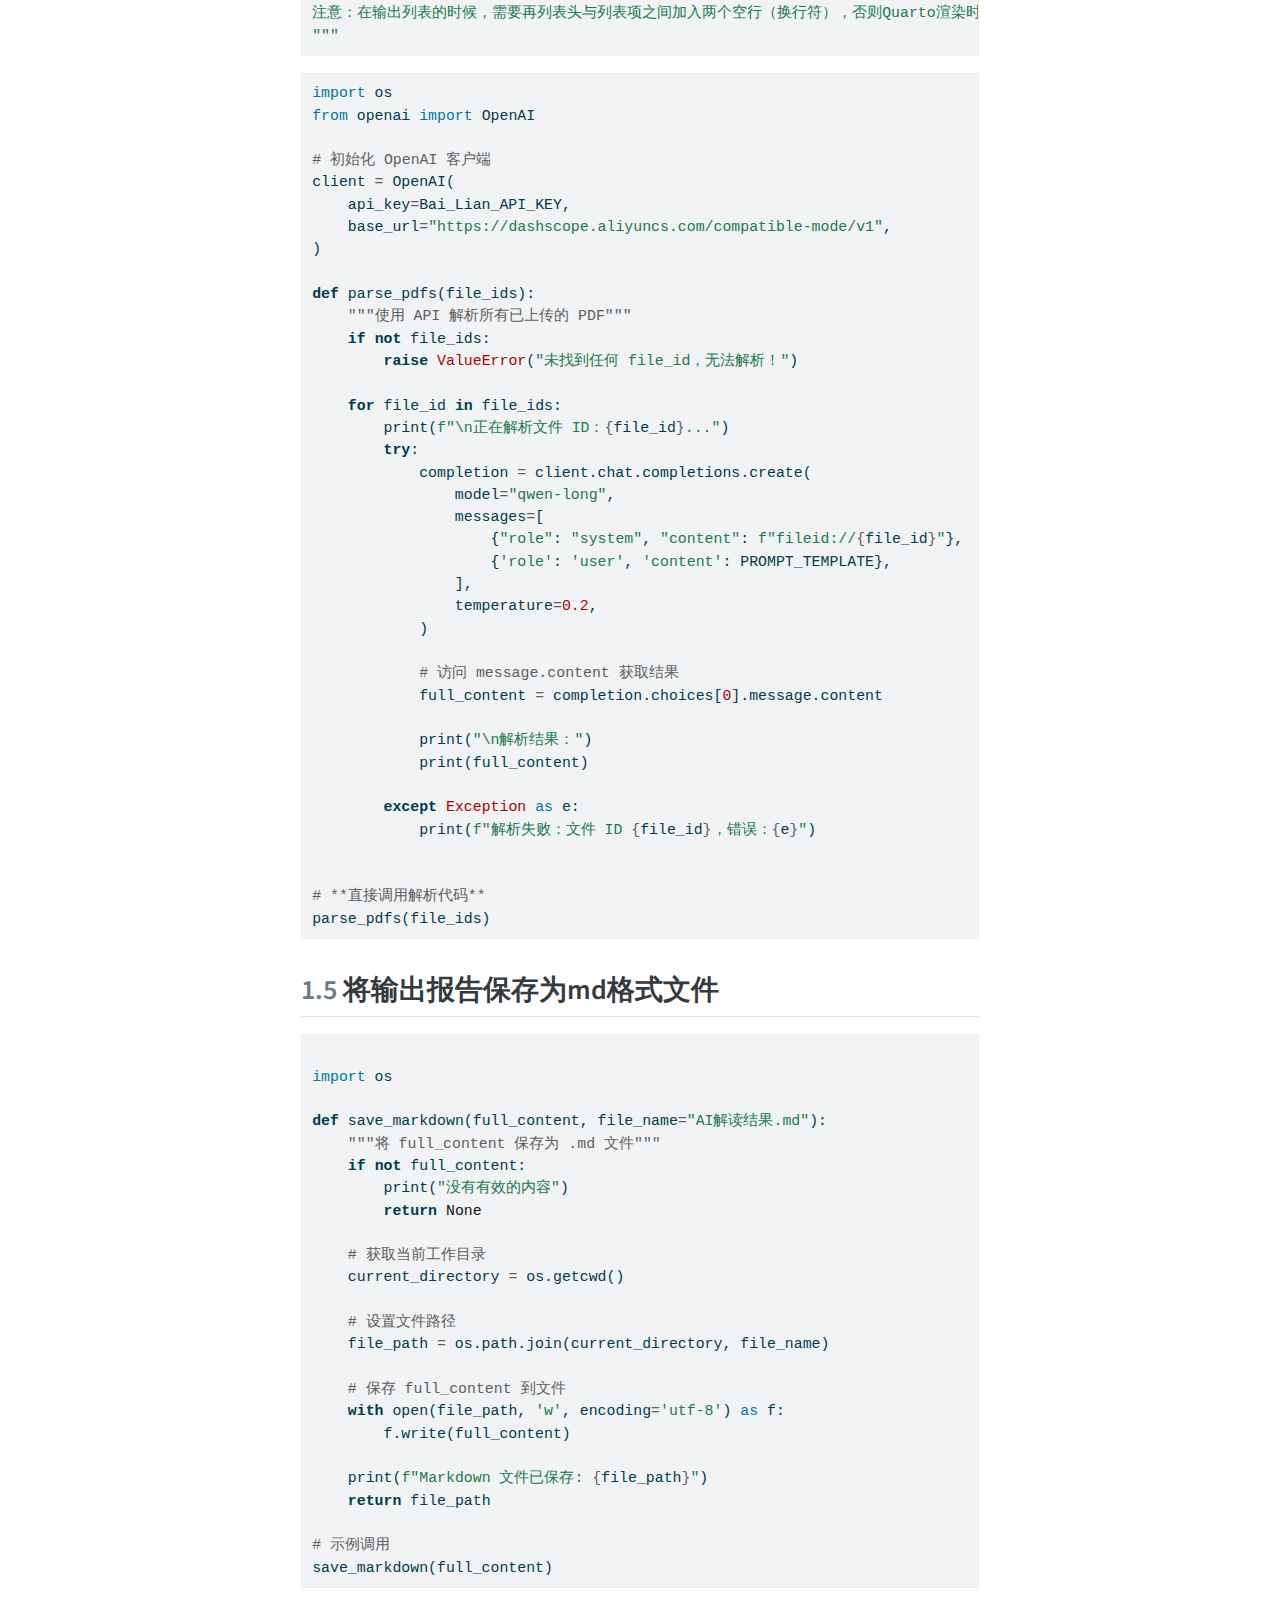
<file: _book/AI-Zetora.html>
<!DOCTYPE html>
<html xmlns="http://www.w3.org/1999/xhtml" lang="en" xml:lang="en"><head>

<meta charset="utf-8">
<meta name="generator" content="quarto-1.6.40">

<meta name="viewport" content="width=device-width, initial-scale=1.0, user-scalable=yes">


<title>1&nbsp; 操作示例 – AI给予的文献自动化管理系统</title>
<style>
code{white-space: pre-wrap;}
span.smallcaps{font-variant: small-caps;}
div.columns{display: flex; gap: min(4vw, 1.5em);}
div.column{flex: auto; overflow-x: auto;}
div.hanging-indent{margin-left: 1.5em; text-indent: -1.5em;}
ul.task-list{list-style: none;}
ul.task-list li input[type="checkbox"] {
  width: 0.8em;
  margin: 0 0.8em 0.2em -1em; /* quarto-specific, see https://github.com/quarto-dev/quarto-cli/issues/4556 */ 
  vertical-align: middle;
}
/* CSS for syntax highlighting */
pre > code.sourceCode { white-space: pre; position: relative; }
pre > code.sourceCode > span { line-height: 1.25; }
pre > code.sourceCode > span:empty { height: 1.2em; }
.sourceCode { overflow: visible; }
code.sourceCode > span { color: inherit; text-decoration: inherit; }
div.sourceCode { margin: 1em 0; }
pre.sourceCode { margin: 0; }
@media screen {
div.sourceCode { overflow: auto; }
}
@media print {
pre > code.sourceCode { white-space: pre-wrap; }
pre > code.sourceCode > span { display: inline-block; text-indent: -5em; padding-left: 5em; }
}
pre.numberSource code
  { counter-reset: source-line 0; }
pre.numberSource code > span
  { position: relative; left: -4em; counter-increment: source-line; }
pre.numberSource code > span > a:first-child::before
  { content: counter(source-line);
    position: relative; left: -1em; text-align: right; vertical-align: baseline;
    border: none; display: inline-block;
    -webkit-touch-callout: none; -webkit-user-select: none;
    -khtml-user-select: none; -moz-user-select: none;
    -ms-user-select: none; user-select: none;
    padding: 0 4px; width: 4em;
  }
pre.numberSource { margin-left: 3em;  padding-left: 4px; }
div.sourceCode
  {   }
@media screen {
pre > code.sourceCode > span > a:first-child::before { text-decoration: underline; }
}
</style>


<script src="site_libs/quarto-nav/quarto-nav.js"></script>
<script src="site_libs/quarto-nav/headroom.min.js"></script>
<script src="site_libs/clipboard/clipboard.min.js"></script>
<script src="site_libs/quarto-search/autocomplete.umd.js"></script>
<script src="site_libs/quarto-search/fuse.min.js"></script>
<script src="site_libs/quarto-search/quarto-search.js"></script>
<meta name="quarto:offset" content="./">
<link href="./AI解读结果.html" rel="next">
<link href="./index.html" rel="prev">
<script src="site_libs/quarto-html/quarto.js"></script>
<script src="site_libs/quarto-html/popper.min.js"></script>
<script src="site_libs/quarto-html/tippy.umd.min.js"></script>
<script src="site_libs/quarto-html/anchor.min.js"></script>
<link href="site_libs/quarto-html/tippy.css" rel="stylesheet">
<link href="site_libs/quarto-html/quarto-syntax-highlighting-549806ee2085284f45b00abea8c6df48.css" rel="stylesheet" id="quarto-text-highlighting-styles">
<script src="site_libs/bootstrap/bootstrap.min.js"></script>
<link href="site_libs/bootstrap/bootstrap-icons.css" rel="stylesheet">
<link href="site_libs/bootstrap/bootstrap-8da5b4427184b79ecddefad3d342027e.min.css" rel="stylesheet" append-hash="true" id="quarto-bootstrap" data-mode="light">
<script id="quarto-search-options" type="application/json">{
  "location": "sidebar",
  "copy-button": false,
  "collapse-after": 3,
  "panel-placement": "start",
  "type": "textbox",
  "limit": 50,
  "keyboard-shortcut": [
    "f",
    "/",
    "s"
  ],
  "show-item-context": false,
  "language": {
    "search-no-results-text": "No results",
    "search-matching-documents-text": "matching documents",
    "search-copy-link-title": "Copy link to search",
    "search-hide-matches-text": "Hide additional matches",
    "search-more-match-text": "more match in this document",
    "search-more-matches-text": "more matches in this document",
    "search-clear-button-title": "Clear",
    "search-text-placeholder": "",
    "search-detached-cancel-button-title": "Cancel",
    "search-submit-button-title": "Submit",
    "search-label": "Search"
  }
}</script>


</head>

<body class="nav-sidebar floating">

<div id="quarto-search-results"></div>
  <header id="quarto-header" class="headroom fixed-top">
  <nav class="quarto-secondary-nav">
    <div class="container-fluid d-flex">
      <button type="button" class="quarto-btn-toggle btn" data-bs-toggle="collapse" role="button" data-bs-target=".quarto-sidebar-collapse-item" aria-controls="quarto-sidebar" aria-expanded="false" aria-label="Toggle sidebar navigation" onclick="if (window.quartoToggleHeadroom) { window.quartoToggleHeadroom(); }">
        <i class="bi bi-layout-text-sidebar-reverse"></i>
      </button>
        <nav class="quarto-page-breadcrumbs" aria-label="breadcrumb"><ol class="breadcrumb"><li class="breadcrumb-item"><a href="./AI-Zetora.html"><span class="chapter-number">1</span>&nbsp; <span class="chapter-title">操作示例</span></a></li></ol></nav>
        <a class="flex-grow-1" role="navigation" data-bs-toggle="collapse" data-bs-target=".quarto-sidebar-collapse-item" aria-controls="quarto-sidebar" aria-expanded="false" aria-label="Toggle sidebar navigation" onclick="if (window.quartoToggleHeadroom) { window.quartoToggleHeadroom(); }">      
        </a>
      <button type="button" class="btn quarto-search-button" aria-label="Search" onclick="window.quartoOpenSearch();">
        <i class="bi bi-search"></i>
      </button>
    </div>
  </nav>
</header>
<!-- content -->
<div id="quarto-content" class="quarto-container page-columns page-rows-contents page-layout-article">
<!-- sidebar -->
  <nav id="quarto-sidebar" class="sidebar collapse collapse-horizontal quarto-sidebar-collapse-item sidebar-navigation floating overflow-auto">
    <div class="pt-lg-2 mt-2 text-left sidebar-header">
    <div class="sidebar-title mb-0 py-0">
      <a href="./">AI给予的文献自动化管理系统</a> 
    </div>
      </div>
        <div class="mt-2 flex-shrink-0 align-items-center">
        <div class="sidebar-search">
        <div id="quarto-search" class="" title="Search"></div>
        </div>
        </div>
    <div class="sidebar-menu-container"> 
    <ul class="list-unstyled mt-1">
        <li class="sidebar-item">
  <div class="sidebar-item-container"> 
  <a href="./index.html" class="sidebar-item-text sidebar-link">
 <span class="menu-text">前言</span></a>
  </div>
</li>
        <li class="sidebar-item">
  <div class="sidebar-item-container"> 
  <a href="./AI-Zetora.html" class="sidebar-item-text sidebar-link active">
 <span class="menu-text"><span class="chapter-number">1</span>&nbsp; <span class="chapter-title">操作示例</span></span></a>
  </div>
</li>
        <li class="sidebar-item">
  <div class="sidebar-item-container"> 
  <a href="./AI解读结果.html" class="sidebar-item-text sidebar-link">
 <span class="menu-text"><span class="chapter-number">2</span>&nbsp; <span class="chapter-title">AI解读报告</span></span></a>
  </div>
</li>
    </ul>
    </div>
</nav>
<div id="quarto-sidebar-glass" class="quarto-sidebar-collapse-item" data-bs-toggle="collapse" data-bs-target=".quarto-sidebar-collapse-item"></div>
<!-- margin-sidebar -->
    <div id="quarto-margin-sidebar" class="sidebar margin-sidebar">
        <nav id="TOC" role="doc-toc" class="toc-active">
    <h2 id="toc-title">Table of contents</h2>
   
  <ul>
  <li><a href="#第一步使用qwen检索相关文献" id="toc-第一步使用qwen检索相关文献" class="nav-link active" data-scroll-target="#第一步使用qwen检索相关文献"><span class="header-section-number">1.1</span> 第一步：使用Qwen检索相关文献</a></li>
  <li><a href="#第二步将检索到的文献上传到zetro进行文献管理" id="toc-第二步将检索到的文献上传到zetro进行文献管理" class="nav-link" data-scroll-target="#第二步将检索到的文献上传到zetro进行文献管理"><span class="header-section-number">1.2</span> 第二步：将检索到的文献上传到Zetro进行文献管理</a></li>
  <li><a href="#第三步将已保存到zetora文献上传到ai端" id="toc-第三步将已保存到zetora文献上传到ai端" class="nav-link" data-scroll-target="#第三步将已保存到zetora文献上传到ai端"><span class="header-section-number">1.3</span> 第三步:将已保存到Zetora文献上传到AI端</a></li>
  <li><a href="#第四步提供提示词给ai解读文献" id="toc-第四步提供提示词给ai解读文献" class="nav-link" data-scroll-target="#第四步提供提示词给ai解读文献"><span class="header-section-number">1.4</span> 第四步：提供提示词给AI解读文献</a></li>
  <li><a href="#将输出报告保存为md格式文件" id="toc-将输出报告保存为md格式文件" class="nav-link" data-scroll-target="#将输出报告保存为md格式文件"><span class="header-section-number">1.5</span> 将输出报告保存为md格式文件</a></li>
  </ul>
</nav>
    </div>
<!-- main -->
<main class="content" id="quarto-document-content">

<header id="title-block-header" class="quarto-title-block default">
<div class="quarto-title">
<h1 class="title"><span class="chapter-number">1</span>&nbsp; <span class="chapter-title">操作示例</span></h1>
</div>



<div class="quarto-title-meta">

    
  
    
  </div>
  


</header>


<section id="第一步使用qwen检索相关文献" class="level2" data-number="1.1">
<h2 data-number="1.1" class="anchored" data-anchor-id="第一步使用qwen检索相关文献"><span class="header-section-number">1.1</span> 第一步：使用Qwen检索相关文献</h2>
<div id="33604698eed9be16" class="cell" data-executetime="{&quot;end_time&quot;:&quot;2025-03-20T08:20:22.057909Z&quot;,&quot;start_time&quot;:&quot;2025-03-20T08:20:22.046970Z&quot;}">
<div class="sourceCode cell-code" id="cb1"><pre class="sourceCode python code-with-copy"><code class="sourceCode python"><span id="cb1-1"><a href="#cb1-1" aria-hidden="true" tabindex="-1"></a><span class="im">import</span> openai</span>
<span id="cb1-2"><a href="#cb1-2" aria-hidden="true" tabindex="-1"></a><span class="im">import</span> requests</span>
<span id="cb1-3"><a href="#cb1-3" aria-hidden="true" tabindex="-1"></a><span class="im">import</span> yaml</span>
<span id="cb1-4"><a href="#cb1-4" aria-hidden="true" tabindex="-1"></a><span class="im">import</span> time</span>
<span id="cb1-5"><a href="#cb1-5" aria-hidden="true" tabindex="-1"></a></span>
<span id="cb1-6"><a href="#cb1-6" aria-hidden="true" tabindex="-1"></a><span class="co"># ------------------------------------------------------------</span></span>
<span id="cb1-7"><a href="#cb1-7" aria-hidden="true" tabindex="-1"></a><span class="co"># 设置 Qwen API 的认证信息</span></span>
<span id="cb1-8"><a href="#cb1-8" aria-hidden="true" tabindex="-1"></a><span class="co"># ------------------------------------------------------------</span></span>
<span id="cb1-9"><a href="#cb1-9" aria-hidden="true" tabindex="-1"></a><span class="co"># 请确保 API 密钥安全，生产环境中建议通过配置或环境变量传递敏感信息</span></span>
<span id="cb1-10"><a href="#cb1-10" aria-hidden="true" tabindex="-1"></a>openai.api_key <span class="op">=</span> <span class="st">"sk-08ae8b6ba977447cba853e9b617fa10d"</span></span>
<span id="cb1-11"><a href="#cb1-11" aria-hidden="true" tabindex="-1"></a>openai.api_base <span class="op">=</span> <span class="st">"https://dashscope.aliyuncs.com/compatible-mode/v1"</span></span>
<span id="cb1-12"><a href="#cb1-12" aria-hidden="true" tabindex="-1"></a></span>
<span id="cb1-13"><a href="#cb1-13" aria-hidden="true" tabindex="-1"></a><span class="co"># ------------------------------------------------------------</span></span>
<span id="cb1-14"><a href="#cb1-14" aria-hidden="true" tabindex="-1"></a><span class="co"># 函数：fetch_crossref</span></span>
<span id="cb1-15"><a href="#cb1-15" aria-hidden="true" tabindex="-1"></a><span class="co"># 作用：调用 CrossRef API 根据查询条件获取文献数据</span></span>
<span id="cb1-16"><a href="#cb1-16" aria-hidden="true" tabindex="-1"></a><span class="co"># 参数：</span></span>
<span id="cb1-17"><a href="#cb1-17" aria-hidden="true" tabindex="-1"></a><span class="co">#   query      - 查询字符串（例如方向和关键词的组合）</span></span>
<span id="cb1-18"><a href="#cb1-18" aria-hidden="true" tabindex="-1"></a><span class="co">#   year_range - 出版年份范围，格式如 "2018-2025"</span></span>
<span id="cb1-19"><a href="#cb1-19" aria-hidden="true" tabindex="-1"></a><span class="co"># 返回值：一个包含文献信息的列表</span></span>
<span id="cb1-20"><a href="#cb1-20" aria-hidden="true" tabindex="-1"></a><span class="co"># ------------------------------------------------------------</span></span>
<span id="cb1-21"><a href="#cb1-21" aria-hidden="true" tabindex="-1"></a><span class="kw">def</span> fetch_crossref(query, year_range):</span>
<span id="cb1-22"><a href="#cb1-22" aria-hidden="true" tabindex="-1"></a>    url <span class="op">=</span> <span class="st">"https://api.crossref.org/works"</span></span>
<span id="cb1-23"><a href="#cb1-23" aria-hidden="true" tabindex="-1"></a>    params <span class="op">=</span> {</span>
<span id="cb1-24"><a href="#cb1-24" aria-hidden="true" tabindex="-1"></a>        <span class="st">"query"</span>: query,</span>
<span id="cb1-25"><a href="#cb1-25" aria-hidden="true" tabindex="-1"></a>        <span class="st">"filter"</span>: <span class="ss">f"from-pub-date:</span><span class="sc">{</span>year_range<span class="sc">.</span>split(<span class="st">'-'</span>)[<span class="dv">0</span>]<span class="sc">}</span><span class="ss">,until-pub-date:</span><span class="sc">{</span>year_range<span class="sc">.</span>split(<span class="st">'-'</span>)[<span class="dv">1</span>]<span class="sc">}</span><span class="ss">"</span>,</span>
<span id="cb1-26"><a href="#cb1-26" aria-hidden="true" tabindex="-1"></a>        <span class="st">"rows"</span>: <span class="dv">50</span>  <span class="co"># 获取50篇文献，可根据实际需要修改</span></span>
<span id="cb1-27"><a href="#cb1-27" aria-hidden="true" tabindex="-1"></a>    }</span>
<span id="cb1-28"><a href="#cb1-28" aria-hidden="true" tabindex="-1"></a>    headers <span class="op">=</span> {</span>
<span id="cb1-29"><a href="#cb1-29" aria-hidden="true" tabindex="-1"></a>        <span class="st">"User-Agent"</span>: <span class="st">"DocumentManager/1.0 (mailto:your_email@example.com)"</span>  <span class="co"># 建议替换为你自己的邮箱</span></span>
<span id="cb1-30"><a href="#cb1-30" aria-hidden="true" tabindex="-1"></a>    }</span>
<span id="cb1-31"><a href="#cb1-31" aria-hidden="true" tabindex="-1"></a>    response <span class="op">=</span> requests.get(url, params<span class="op">=</span>params, headers<span class="op">=</span>headers)</span>
<span id="cb1-32"><a href="#cb1-32" aria-hidden="true" tabindex="-1"></a>    <span class="cf">if</span> response.status_code <span class="op">==</span> <span class="dv">200</span>:</span>
<span id="cb1-33"><a href="#cb1-33" aria-hidden="true" tabindex="-1"></a>        <span class="cf">return</span> response.json().get(<span class="st">'message'</span>, {}).get(<span class="st">'items'</span>, [])</span>
<span id="cb1-34"><a href="#cb1-34" aria-hidden="true" tabindex="-1"></a>    <span class="cf">else</span>:</span>
<span id="cb1-35"><a href="#cb1-35" aria-hidden="true" tabindex="-1"></a>        <span class="bu">print</span>(<span class="ss">f"CrossRef请求失败：</span><span class="sc">{</span>response<span class="sc">.</span>status_code<span class="sc">}</span><span class="ss">"</span>)</span>
<span id="cb1-36"><a href="#cb1-36" aria-hidden="true" tabindex="-1"></a>        <span class="cf">return</span> []</span>
<span id="cb1-37"><a href="#cb1-37" aria-hidden="true" tabindex="-1"></a></span>
<span id="cb1-38"><a href="#cb1-38" aria-hidden="true" tabindex="-1"></a><span class="co"># ------------------------------------------------------------</span></span>
<span id="cb1-39"><a href="#cb1-39" aria-hidden="true" tabindex="-1"></a><span class="co"># 函数：read_config</span></span>
<span id="cb1-40"><a href="#cb1-40" aria-hidden="true" tabindex="-1"></a><span class="co"># 作用：从 config.yaml 文件中读取配置参数（方向、关键词、出版年份范围）</span></span>
<span id="cb1-41"><a href="#cb1-41" aria-hidden="true" tabindex="-1"></a><span class="co"># 返回值：一个字典，包含配置信息</span></span>
<span id="cb1-42"><a href="#cb1-42" aria-hidden="true" tabindex="-1"></a><span class="co"># ------------------------------------------------------------</span></span>
<span id="cb1-43"><a href="#cb1-43" aria-hidden="true" tabindex="-1"></a><span class="kw">def</span> read_config():</span>
<span id="cb1-44"><a href="#cb1-44" aria-hidden="true" tabindex="-1"></a>    <span class="cf">with</span> <span class="bu">open</span>(<span class="st">"config.yaml"</span>, <span class="st">"r"</span>, encoding<span class="op">=</span><span class="st">"utf-8"</span>) <span class="im">as</span> f:</span>
<span id="cb1-45"><a href="#cb1-45" aria-hidden="true" tabindex="-1"></a>        <span class="cf">return</span> yaml.safe_load(f)</span>
<span id="cb1-46"><a href="#cb1-46" aria-hidden="true" tabindex="-1"></a></span>
<span id="cb1-47"><a href="#cb1-47" aria-hidden="true" tabindex="-1"></a><span class="co"># ------------------------------------------------------------</span></span>
<span id="cb1-48"><a href="#cb1-48" aria-hidden="true" tabindex="-1"></a><span class="co"># 函数：qwen_api_call</span></span>
<span id="cb1-49"><a href="#cb1-49" aria-hidden="true" tabindex="-1"></a><span class="co"># 作用：调用 Qwen API 生成对话回复（这里用于返回文献相关性评分）</span></span>
<span id="cb1-50"><a href="#cb1-50" aria-hidden="true" tabindex="-1"></a><span class="co"># 参数：</span></span>
<span id="cb1-51"><a href="#cb1-51" aria-hidden="true" tabindex="-1"></a><span class="co">#   prompt - 发送到模型的提示文本</span></span>
<span id="cb1-52"><a href="#cb1-52" aria-hidden="true" tabindex="-1"></a><span class="co">#   model  - 使用的模型名称，默认使用 "qwen-max"</span></span>
<span id="cb1-53"><a href="#cb1-53" aria-hidden="true" tabindex="-1"></a><span class="co"># 返回值：API 返回的文本（这里应为一个评分的数字字符串）</span></span>
<span id="cb1-54"><a href="#cb1-54" aria-hidden="true" tabindex="-1"></a><span class="co"># ------------------------------------------------------------</span></span>
<span id="cb1-55"><a href="#cb1-55" aria-hidden="true" tabindex="-1"></a><span class="kw">def</span> qwen_api_call(prompt, model<span class="op">=</span><span class="st">"qwen-max"</span>):</span>
<span id="cb1-56"><a href="#cb1-56" aria-hidden="true" tabindex="-1"></a>    <span class="cf">try</span>:</span>
<span id="cb1-57"><a href="#cb1-57" aria-hidden="true" tabindex="-1"></a>        completion <span class="op">=</span> openai.ChatCompletion.create(</span>
<span id="cb1-58"><a href="#cb1-58" aria-hidden="true" tabindex="-1"></a>            model<span class="op">=</span>model,</span>
<span id="cb1-59"><a href="#cb1-59" aria-hidden="true" tabindex="-1"></a>            messages<span class="op">=</span>[</span>
<span id="cb1-60"><a href="#cb1-60" aria-hidden="true" tabindex="-1"></a>                {<span class="st">"role"</span>: <span class="st">"system"</span>, <span class="st">"content"</span>: <span class="st">"You are a helpful assistant."</span>},</span>
<span id="cb1-61"><a href="#cb1-61" aria-hidden="true" tabindex="-1"></a>                {<span class="st">"role"</span>: <span class="st">"user"</span>, <span class="st">"content"</span>: prompt}</span>
<span id="cb1-62"><a href="#cb1-62" aria-hidden="true" tabindex="-1"></a>            ],</span>
<span id="cb1-63"><a href="#cb1-63" aria-hidden="true" tabindex="-1"></a>            temperature<span class="op">=</span><span class="fl">0.0</span>,  <span class="co"># 保证输出稳定</span></span>
<span id="cb1-64"><a href="#cb1-64" aria-hidden="true" tabindex="-1"></a>            top_p<span class="op">=</span><span class="fl">1.0</span>,</span>
<span id="cb1-65"><a href="#cb1-65" aria-hidden="true" tabindex="-1"></a>            max_tokens<span class="op">=</span><span class="dv">10</span>    <span class="co"># 输出长度，根据需要可调大</span></span>
<span id="cb1-66"><a href="#cb1-66" aria-hidden="true" tabindex="-1"></a>        )</span>
<span id="cb1-67"><a href="#cb1-67" aria-hidden="true" tabindex="-1"></a>        <span class="cf">return</span> completion.choices[<span class="dv">0</span>].message.content.strip()</span>
<span id="cb1-68"><a href="#cb1-68" aria-hidden="true" tabindex="-1"></a>    <span class="cf">except</span> <span class="pp">Exception</span> <span class="im">as</span> e:</span>
<span id="cb1-69"><a href="#cb1-69" aria-hidden="true" tabindex="-1"></a>        <span class="bu">print</span>(<span class="st">"Qwen API调用失败："</span>, e)</span>
<span id="cb1-70"><a href="#cb1-70" aria-hidden="true" tabindex="-1"></a>        <span class="cf">return</span> <span class="st">""</span></span>
<span id="cb1-71"><a href="#cb1-71" aria-hidden="true" tabindex="-1"></a></span>
<span id="cb1-72"><a href="#cb1-72" aria-hidden="true" tabindex="-1"></a><span class="co"># ------------------------------------------------------------</span></span>
<span id="cb1-73"><a href="#cb1-73" aria-hidden="true" tabindex="-1"></a><span class="co"># 函数：ai_filter_qwen</span></span>
<span id="cb1-74"><a href="#cb1-74" aria-hidden="true" tabindex="-1"></a><span class="co"># 作用：利用 Qwen API 对文献与设定方向的相关性进行评分，并判断是否超过阈值</span></span>
<span id="cb1-75"><a href="#cb1-75" aria-hidden="true" tabindex="-1"></a><span class="co"># 参数：</span></span>
<span id="cb1-76"><a href="#cb1-76" aria-hidden="true" tabindex="-1"></a><span class="co">#   item      - 单篇文献预处理后的数据（包含标题、摘要等）</span></span>
<span id="cb1-77"><a href="#cb1-77" aria-hidden="true" tabindex="-1"></a><span class="co">#   direction - 给定的研究方向或主题</span></span>
<span id="cb1-78"><a href="#cb1-78" aria-hidden="true" tabindex="-1"></a><span class="co">#   threshold - 评分阈值（默认0.6，&gt;=这个值则认为相关）</span></span>
<span id="cb1-79"><a href="#cb1-79" aria-hidden="true" tabindex="-1"></a><span class="co"># 返回值：如果文献相关返回 True，否则返回 False</span></span>
<span id="cb1-80"><a href="#cb1-80" aria-hidden="true" tabindex="-1"></a><span class="co"># ------------------------------------------------------------</span></span>
<span id="cb1-81"><a href="#cb1-81" aria-hidden="true" tabindex="-1"></a><span class="kw">def</span> ai_filter_qwen(item, direction, threshold<span class="op">=</span><span class="fl">0.6</span>):</span>
<span id="cb1-82"><a href="#cb1-82" aria-hidden="true" tabindex="-1"></a>    prompt <span class="op">=</span> <span class="ss">f"""</span></span>
<span id="cb1-83"><a href="#cb1-83" aria-hidden="true" tabindex="-1"></a><span class="ss">请判断以下文献是否与“</span><span class="sc">{</span>direction<span class="sc">}</span><span class="ss">”密切相关，并请仅返回一个0到1之间的评分（保留两位小数）。</span></span>
<span id="cb1-84"><a href="#cb1-84" aria-hidden="true" tabindex="-1"></a></span>
<span id="cb1-85"><a href="#cb1-85" aria-hidden="true" tabindex="-1"></a><span class="ss">标题：</span><span class="sc">{</span>item<span class="sc">.</span>get(<span class="st">'title'</span>, <span class="st">'无标题'</span>)<span class="sc">}</span></span>
<span id="cb1-86"><a href="#cb1-86" aria-hidden="true" tabindex="-1"></a><span class="ss">摘要：</span><span class="sc">{</span>item<span class="sc">.</span>get(<span class="st">'abstract'</span>, <span class="st">'无摘要'</span>)<span class="sc">}</span></span>
<span id="cb1-87"><a href="#cb1-87" aria-hidden="true" tabindex="-1"></a></span>
<span id="cb1-88"><a href="#cb1-88" aria-hidden="true" tabindex="-1"></a><span class="ss">评分标准：</span></span>
<span id="cb1-89"><a href="#cb1-89" aria-hidden="true" tabindex="-1"></a><span class="ss">0.00 表示完全不相关，1.00 表示高度相关。</span></span>
<span id="cb1-90"><a href="#cb1-90" aria-hidden="true" tabindex="-1"></a><span class="ss">"""</span></span>
<span id="cb1-91"><a href="#cb1-91" aria-hidden="true" tabindex="-1"></a>    <span class="cf">try</span>:</span>
<span id="cb1-92"><a href="#cb1-92" aria-hidden="true" tabindex="-1"></a>        response <span class="op">=</span> qwen_api_call(prompt)</span>
<span id="cb1-93"><a href="#cb1-93" aria-hidden="true" tabindex="-1"></a>        score_str <span class="op">=</span> response.strip()</span>
<span id="cb1-94"><a href="#cb1-94" aria-hidden="true" tabindex="-1"></a>        score <span class="op">=</span> <span class="bu">float</span>(score_str)</span>
<span id="cb1-95"><a href="#cb1-95" aria-hidden="true" tabindex="-1"></a>        <span class="bu">print</span>(<span class="ss">f"文献《</span><span class="sc">{</span>item[<span class="st">'title'</span>][:<span class="dv">30</span>]<span class="sc">}</span><span class="ss">...》评分：</span><span class="sc">{</span>score<span class="sc">}</span><span class="ss">"</span>)</span>
<span id="cb1-96"><a href="#cb1-96" aria-hidden="true" tabindex="-1"></a>        <span class="cf">return</span> score <span class="op">&gt;=</span> threshold</span>
<span id="cb1-97"><a href="#cb1-97" aria-hidden="true" tabindex="-1"></a>    <span class="cf">except</span> <span class="pp">Exception</span> <span class="im">as</span> e:</span>
<span id="cb1-98"><a href="#cb1-98" aria-hidden="true" tabindex="-1"></a>        <span class="bu">print</span>(<span class="ss">f"评分解析错误：</span><span class="sc">{</span>e<span class="sc">}</span><span class="ss">"</span>)</span>
<span id="cb1-99"><a href="#cb1-99" aria-hidden="true" tabindex="-1"></a>        <span class="cf">return</span> <span class="va">False</span></span>
<span id="cb1-100"><a href="#cb1-100" aria-hidden="true" tabindex="-1"></a></span>
<span id="cb1-101"><a href="#cb1-101" aria-hidden="true" tabindex="-1"></a><span class="co"># ------------------------------------------------------------</span></span>
<span id="cb1-102"><a href="#cb1-102" aria-hidden="true" tabindex="-1"></a><span class="co"># 函数：save_filtered_items</span></span>
<span id="cb1-103"><a href="#cb1-103" aria-hidden="true" tabindex="-1"></a><span class="co"># 作用：将过滤后的文献信息保存至指定文件（这里使用 YAML 格式）</span></span>
<span id="cb1-104"><a href="#cb1-104" aria-hidden="true" tabindex="-1"></a><span class="co"># ------------------------------------------------------------</span></span>
<span id="cb1-105"><a href="#cb1-105" aria-hidden="true" tabindex="-1"></a><span class="kw">def</span> save_filtered_items(filtered_items, filename<span class="op">=</span><span class="st">"filtered_items.yaml"</span>):</span>
<span id="cb1-106"><a href="#cb1-106" aria-hidden="true" tabindex="-1"></a>    <span class="cf">with</span> <span class="bu">open</span>(filename, <span class="st">"w"</span>, encoding<span class="op">=</span><span class="st">"utf-8"</span>) <span class="im">as</span> f:</span>
<span id="cb1-107"><a href="#cb1-107" aria-hidden="true" tabindex="-1"></a>        yaml.safe_dump(filtered_items, f, allow_unicode<span class="op">=</span><span class="va">True</span>)</span>
<span id="cb1-108"><a href="#cb1-108" aria-hidden="true" tabindex="-1"></a>    <span class="bu">print</span>(<span class="ss">f"过滤后的文献信息已保存至 </span><span class="sc">{</span>filename<span class="sc">}</span><span class="ss">"</span>)</span>
<span id="cb1-109"><a href="#cb1-109" aria-hidden="true" tabindex="-1"></a></span>
<span id="cb1-110"><a href="#cb1-110" aria-hidden="true" tabindex="-1"></a><span class="co"># ------------------------------------------------------------</span></span>
<span id="cb1-111"><a href="#cb1-111" aria-hidden="true" tabindex="-1"></a><span class="co"># 主函数</span></span>
<span id="cb1-112"><a href="#cb1-112" aria-hidden="true" tabindex="-1"></a><span class="co"># ------------------------------------------------------------</span></span>
<span id="cb1-113"><a href="#cb1-113" aria-hidden="true" tabindex="-1"></a><span class="kw">def</span> main():</span>
<span id="cb1-114"><a href="#cb1-114" aria-hidden="true" tabindex="-1"></a>    config <span class="op">=</span> read_config()</span>
<span id="cb1-115"><a href="#cb1-115" aria-hidden="true" tabindex="-1"></a>    direction <span class="op">=</span> config.get(<span class="st">"direction"</span>, <span class="st">""</span>)</span>
<span id="cb1-116"><a href="#cb1-116" aria-hidden="true" tabindex="-1"></a>    keywords <span class="op">=</span> <span class="st">" "</span>.join(config.get(<span class="st">"keywords"</span>, []))</span>
<span id="cb1-117"><a href="#cb1-117" aria-hidden="true" tabindex="-1"></a>    publication_year <span class="op">=</span> config.get(<span class="st">"publication_year"</span>, <span class="st">""</span>)</span>
<span id="cb1-118"><a href="#cb1-118" aria-hidden="true" tabindex="-1"></a>    </span>
<span id="cb1-119"><a href="#cb1-119" aria-hidden="true" tabindex="-1"></a>    query <span class="op">=</span> <span class="ss">f"</span><span class="sc">{</span>direction<span class="sc">}</span><span class="ss"> </span><span class="sc">{</span>keywords<span class="sc">}</span><span class="ss">"</span></span>
<span id="cb1-120"><a href="#cb1-120" aria-hidden="true" tabindex="-1"></a>    items <span class="op">=</span> fetch_crossref(query, publication_year)</span>
<span id="cb1-121"><a href="#cb1-121" aria-hidden="true" tabindex="-1"></a>    </span>
<span id="cb1-122"><a href="#cb1-122" aria-hidden="true" tabindex="-1"></a>    <span class="co"># 预处理文献数据，提取关键字段</span></span>
<span id="cb1-123"><a href="#cb1-123" aria-hidden="true" tabindex="-1"></a>    processed_items <span class="op">=</span> []</span>
<span id="cb1-124"><a href="#cb1-124" aria-hidden="true" tabindex="-1"></a>    <span class="cf">for</span> item <span class="kw">in</span> items:</span>
<span id="cb1-125"><a href="#cb1-125" aria-hidden="true" tabindex="-1"></a>        processed <span class="op">=</span> {</span>
<span id="cb1-126"><a href="#cb1-126" aria-hidden="true" tabindex="-1"></a>            <span class="st">"title"</span>: item.get(<span class="st">"title"</span>, [<span class="st">""</span>])[<span class="dv">0</span>] <span class="cf">if</span> item.get(<span class="st">"title"</span>) <span class="cf">else</span> <span class="st">"无标题"</span>,</span>
<span id="cb1-127"><a href="#cb1-127" aria-hidden="true" tabindex="-1"></a>            <span class="st">"abstract"</span>: item.get(<span class="st">"abstract"</span>, <span class="st">"无摘要"</span>),</span>
<span id="cb1-128"><a href="#cb1-128" aria-hidden="true" tabindex="-1"></a>            <span class="st">"authors"</span>: item.get(<span class="st">"author"</span>, []),</span>
<span id="cb1-129"><a href="#cb1-129" aria-hidden="true" tabindex="-1"></a>            <span class="st">"date"</span>: item.get(<span class="st">"issued"</span>, {}).get(<span class="st">"date-parts"</span>, [[<span class="st">""</span>]])[<span class="dv">0</span>][<span class="dv">0</span>],</span>
<span id="cb1-130"><a href="#cb1-130" aria-hidden="true" tabindex="-1"></a>            <span class="st">"DOI"</span>: item.get(<span class="st">"DOI"</span>, <span class="st">""</span>)</span>
<span id="cb1-131"><a href="#cb1-131" aria-hidden="true" tabindex="-1"></a>        }</span>
<span id="cb1-132"><a href="#cb1-132" aria-hidden="true" tabindex="-1"></a>        processed_items.append(processed)</span>
<span id="cb1-133"><a href="#cb1-133" aria-hidden="true" tabindex="-1"></a>    </span>
<span id="cb1-134"><a href="#cb1-134" aria-hidden="true" tabindex="-1"></a>    <span class="bu">print</span>(<span class="ss">f"初步获取到 </span><span class="sc">{</span><span class="bu">len</span>(processed_items)<span class="sc">}</span><span class="ss"> 篇文献。"</span>)</span>
<span id="cb1-135"><a href="#cb1-135" aria-hidden="true" tabindex="-1"></a>    </span>
<span id="cb1-136"><a href="#cb1-136" aria-hidden="true" tabindex="-1"></a>    <span class="co"># 使用 Qwen API 对文献进行过滤，根据相关性评分判断是否通过</span></span>
<span id="cb1-137"><a href="#cb1-137" aria-hidden="true" tabindex="-1"></a>    filtered_items <span class="op">=</span> []</span>
<span id="cb1-138"><a href="#cb1-138" aria-hidden="true" tabindex="-1"></a>    <span class="cf">for</span> item <span class="kw">in</span> processed_items:</span>
<span id="cb1-139"><a href="#cb1-139" aria-hidden="true" tabindex="-1"></a>        <span class="cf">if</span> ai_filter_qwen(item, direction):</span>
<span id="cb1-140"><a href="#cb1-140" aria-hidden="true" tabindex="-1"></a>            filtered_items.append(item)</span>
<span id="cb1-141"><a href="#cb1-141" aria-hidden="true" tabindex="-1"></a>            <span class="bu">print</span>(<span class="ss">f"文献《</span><span class="sc">{</span>item[<span class="st">'title'</span>]<span class="sc">}</span><span class="ss">》通过Qwen过滤。"</span>)</span>
<span id="cb1-142"><a href="#cb1-142" aria-hidden="true" tabindex="-1"></a>        <span class="cf">else</span>:</span>
<span id="cb1-143"><a href="#cb1-143" aria-hidden="true" tabindex="-1"></a>            <span class="bu">print</span>(<span class="ss">f"文献《</span><span class="sc">{</span>item[<span class="st">'title'</span>]<span class="sc">}</span><span class="ss">》未通过Qwen过滤。"</span>)</span>
<span id="cb1-144"><a href="#cb1-144" aria-hidden="true" tabindex="-1"></a>        time.sleep(<span class="dv">1</span>)  <span class="co"># 暂停1秒，防止请求过于频繁</span></span>
<span id="cb1-145"><a href="#cb1-145" aria-hidden="true" tabindex="-1"></a>    </span>
<span id="cb1-146"><a href="#cb1-146" aria-hidden="true" tabindex="-1"></a>    <span class="bu">print</span>(<span class="ss">f"经过Qwen过滤后，剩余文献数量：</span><span class="sc">{</span><span class="bu">len</span>(filtered_items)<span class="sc">}</span><span class="ss">"</span>)</span>
<span id="cb1-147"><a href="#cb1-147" aria-hidden="true" tabindex="-1"></a>    </span>
<span id="cb1-148"><a href="#cb1-148" aria-hidden="true" tabindex="-1"></a>    <span class="co"># 保存过滤后的文献信息到文件</span></span>
<span id="cb1-149"><a href="#cb1-149" aria-hidden="true" tabindex="-1"></a>    save_filtered_items(filtered_items, filename<span class="op">=</span><span class="st">"filtered_items.yaml"</span>)</span>
<span id="cb1-150"><a href="#cb1-150" aria-hidden="true" tabindex="-1"></a></span>
<span id="cb1-151"><a href="#cb1-151" aria-hidden="true" tabindex="-1"></a><span class="co"># 当脚本作为主程序执行时，调用 main() 函数</span></span>
<span id="cb1-152"><a href="#cb1-152" aria-hidden="true" tabindex="-1"></a><span class="cf">if</span> <span class="va">__name__</span> <span class="op">==</span> <span class="st">"__main__"</span>:</span>
<span id="cb1-153"><a href="#cb1-153" aria-hidden="true" tabindex="-1"></a>    main()</span></code><button title="Copy to Clipboard" class="code-copy-button"><i class="bi"></i></button></pre></div>
<div class="cell-output cell-output-stdout">
<pre><code>初步获取到 50 篇文献。
文献《基于在生物教学中激发学生学习兴趣的研究...》评分：0.0
文献《基于在生物教学中激发学生学习兴趣的研究》未通过Qwen过滤。
文献《基于深度学习的工程图像识别与分类研究...》评分：0.05
文献《基于深度学习的工程图像识别与分类研究》未通过Qwen过滤。
文献《CT-CPI: Deep Learning Model of...》评分：0.05
文献《CT-CPI: Deep Learning Model of Compound-Protein Interaction Based on Integrated CNN Module and Transformer》未通过Qwen过滤。
文献《基于深度学习的工程检测智能化创新研究...》评分：0.01
文献《基于深度学习的工程检测智能化创新研究》未通过Qwen过滤。
文献《Research Progress of Predictin...》评分：0.05
文献《Research Progress of Predicting Long Non-Coding RNA-MicroRNA Interaction Based on Deep Learning》未通过Qwen过滤。
文献《Practice Exploration of “Inter...》评分：0.0
文献《Practice Exploration of “Internet plus Deep Learning” Mixed Teaching System of Medical Physics》未通过Qwen过滤。
文献《基于深度学习的工业机器人运动控制算法优化研究...》评分：0.0
文献《基于深度学习的工业机器人运动控制算法优化研究》未通过Qwen过滤。
文献《MicroDIG: 基于自监督学习的大规模微生物组纵向数据有...》评分：0.85
文献《MicroDIG: 基于自监督学习的大规模微生物组纵向数据有向互作估计》通过Qwen过滤。
文献《基于机器学习和深度学习的抗菌肽预测研究进展...》评分：0.25
文献《基于机器学习和深度学习的抗菌肽预测研究进展》未通过Qwen过滤。
文献《基于ANSYS的土与深基坑地连墙相互作用研究...》评分：0.0
文献《基于ANSYS的土与深基坑地连墙相互作用研究》未通过Qwen过滤。
文献《基于机器学习和深度学习的蛋白质结构预测研究进展...》评分：0.25
文献《基于机器学习和深度学习的蛋白质结构预测研究进展》未通过Qwen过滤。
文献《尊重幼儿，多维互动，深度学习，共同成长——基于互动课程促发幼...》评分：0.0
文献《尊重幼儿，多维互动，深度学习，共同成长——基于互动课程促发幼儿深度学习的实践尝试》未通过Qwen过滤。
文献《Research on Predicting TCR and...》评分：0.0
文献《Research on Predicting TCR and Peptide Interaction Algorithms Based on Deep Learning》未通过Qwen过滤。
文献《基于批判性思维的农村中学道德与法治课堂深度学习策略...》评分：0.0
文献《基于批判性思维的农村中学道德与法治课堂深度学习策略》未通过Qwen过滤。
文献《基于生物信息学分析的骨肉瘤hub基因的识别与免疫机制的研究...》评分：0.0
文献《基于生物信息学分析的骨肉瘤hub基因的识别与免疫机制的研究》未通过Qwen过滤。
文献《Research Progress on Predictin...》评分：0.02
文献《Research Progress on Predicting Interaction between Long Noncoding RNA and Protein Based on Deep Learning》未通过Qwen过滤。
文献《基于深度学习的乡土地理教学调研——以山西省为例...》评分：0.0
文献《基于深度学习的乡土地理教学调研——以山西省为例》未通过Qwen过滤。
文献《Deep Learning: New Engine for ...》评分：0.25
文献《Deep Learning: New Engine for the Study of Material Microstructures and Physical Properties》未通过Qwen过滤。
文献《基于深度学习的器官芯片驱动设备运行状态监测方法研究...》评分：0.0
文献《基于深度学习的器官芯片驱动设备运行状态监测方法研究》未通过Qwen过滤。
文献《Molecular biological studies o...》评分：0.25
文献《Molecular biological studies on the interactions between bromoviruses and plants》未通过Qwen过滤。
文献《信息管理与信息系统中基于深度学习的知识图谱构建与应用研究...》评分：0.05
文献《信息管理与信息系统中基于深度学习的知识图谱构建与应用研究》未通过Qwen过滤。
文献《AI 与教学深度融合：提升小学科学课堂教学的互动性与学习效果...》评分：0.0
文献《AI 与教学深度融合：提升小学科学课堂教学的互动性与学习效果的研究与实践》未通过Qwen过滤。
文献《A Study on the Learning State ...》评分：0.0
文献《A Study on the Learning State of Classroom Students Based on Deep Learning》未通过Qwen过滤。
文献《Application of “Omics” on the ...》评分：0.65
文献《Application of “Omics” on the Study of Interaction between Endophyte and Plant》通过Qwen过滤。
文献《基于深度学习的网络安全威胁智能识别与防御研究...》评分：0.0
文献《基于深度学习的网络安全威胁智能识别与防御研究》未通过Qwen过滤。
文献《课堂有效师生互动对法语学习者学习效果实证研究...》评分：0.0
文献《课堂有效师生互动对法语学习者学习效果实证研究》未通过Qwen过滤。
文献《基于核心素养的初中生物实验教学创新路径研究...》评分：0.0
文献《基于核心素养的初中生物实验教学创新路径研究》未通过Qwen过滤。
文献《Research on Building Extractio...》评分：0.0
文献《Research on Building Extraction Method from Remote Sensing Images Based on Deep Learning》未通过Qwen过滤。
文献《语言与动作的神经网络耦合：基于EEG的研究...》评分：0.0
文献《语言与动作的神经网络耦合：基于EEG的研究》未通过Qwen过滤。
文献《“梳理·探究·训练教学模式”与“深度学习路线”的整合研究与实...》评分：0.0
文献《“梳理·探究·训练教学模式”与“深度学习路线”的整合研究与实践》未通过Qwen过滤。
文献《园林绿化植物的养护管理工作研究...》评分：0.02
文献《园林绿化植物的养护管理工作研究》未通过Qwen过滤。
文献《Research on Cell Segmentation ...》评分：0.15
文献《Research on Cell Segmentation Methods Based on Microfluidics and Deep Learning》未通过Qwen过滤。
文献《Research Progress on Predictin...》评分：0.05
文献《Research Progress on Predicting Interaction between Drugs Based on Graph Convolution Network》未通过Qwen过滤。
文献《基于问题导向的高中生物课堂互动策略研究...》评分：0.0
文献《基于问题导向的高中生物课堂互动策略研究》未通过Qwen过滤。
文献《构造微生物学：地球生物学研究的新理念...》评分：0.15
文献《构造微生物学：地球生物学研究的新理念》未通过Qwen过滤。
文献《Application Research on Practi...》评分：0.2
文献《Application Research on Practical Survival Problems Based on Deep Learning》未通过Qwen过滤。
文献《浅谈初中物理教学的学生学习物理兴趣培养...》评分：0.0
文献《浅谈初中物理教学的学生学习物理兴趣培养》未通过Qwen过滤。
文献《基于问题的学习模式在物理教学中的应用——以《探究杠杆的平衡条...》评分：0.0
文献《基于问题的学习模式在物理教学中的应用——以《探究杠杆的平衡条件》为例》未通过Qwen过滤。
文献《基于深度学习的智能图像识别系统研究...》评分：0.15
文献《基于深度学习的智能图像识别系统研究》未通过Qwen过滤。
文献《土壤肥力与农作物产量的关系研究...》评分：0.25
文献《土壤肥力与农作物产量的关系研究》未通过Qwen过滤。
文献《初中物理课堂学生参与式学习的研究...》评分：0.0
文献《初中物理课堂学生参与式学习的研究》未通过Qwen过滤。
文献《基于土地储备的土地管理研究...》评分：0.0
文献《基于土地储备的土地管理研究》未通过Qwen过滤。
文献《Research and Analysis of Textu...》评分：0.0
文献《Research and Analysis of Textual Multi-Emotion Based on Deep Learning》未通过Qwen过滤。
文献《Advances in Studies on the Int...》评分：0.45
文献《Advances in Studies on the Interaction between PGPR and Rhizobium》未通过Qwen过滤。
文献《农作物中微喷灌技术的应用...》评分：0.0
文献《农作物中微喷灌技术的应用》未通过Qwen过滤。
文献《基于深度学习理念下的初中语文活动课堂的策略研究...》评分：0.0
文献《基于深度学习理念下的初中语文活动课堂的策略研究》未通过Qwen过滤。
文献《基于深度学习的测绘图像识别与处理...》评分：0.05
文献《基于深度学习的测绘图像识别与处理》未通过Qwen过滤。
文献《基于物理启发式的深度学习方法对蛋白质三维的结构修复与扩展采样...》评分：0.1
文献《基于物理启发式的深度学习方法对蛋白质三维的结构修复与扩展采样》未通过Qwen过滤。
文献《食品微生物检验的方法与质量控制...》评分：0.0
文献《食品微生物检验的方法与质量控制》未通过Qwen过滤。
文献《Research on Obstacle Detection...》评分：0.0
文献《Research on Obstacle Detection for Intelligent Connected Autonomous Vehicles Based on Deep Learning》未通过Qwen过滤。
经过Qwen过滤后，剩余文献数量：2
过滤后的文献信息已保存至 filtered_items.yaml</code></pre>
</div>
</div>
</section>
<section id="第二步将检索到的文献上传到zetro进行文献管理" class="level2" data-number="1.2">
<h2 data-number="1.2" class="anchored" data-anchor-id="第二步将检索到的文献上传到zetro进行文献管理"><span class="header-section-number">1.2</span> 第二步：将检索到的文献上传到Zetro进行文献管理</h2>
<div id="ec0ad338" class="cell" data-execution_count="25">
<div class="sourceCode cell-code" id="cb3"><pre class="sourceCode python code-with-copy"><code class="sourceCode python"><span id="cb3-1"><a href="#cb3-1" aria-hidden="true" tabindex="-1"></a><span class="im">import</span> os</span>
<span id="cb3-2"><a href="#cb3-2" aria-hidden="true" tabindex="-1"></a><span class="im">import</span> json</span>
<span id="cb3-3"><a href="#cb3-3" aria-hidden="true" tabindex="-1"></a><span class="im">import</span> yaml</span>
<span id="cb3-4"><a href="#cb3-4" aria-hidden="true" tabindex="-1"></a><span class="im">import</span> requests</span>
<span id="cb3-5"><a href="#cb3-5" aria-hidden="true" tabindex="-1"></a></span>
<span id="cb3-6"><a href="#cb3-6" aria-hidden="true" tabindex="-1"></a><span class="co"># 请在此处填写你的 Zotero 用户 ID 和 API Key</span></span>
<span id="cb3-7"><a href="#cb3-7" aria-hidden="true" tabindex="-1"></a></span>
<span id="cb3-8"><a href="#cb3-8" aria-hidden="true" tabindex="-1"></a>USER_ID <span class="op">=</span> <span class="st">"11510297"</span></span>
<span id="cb3-9"><a href="#cb3-9" aria-hidden="true" tabindex="-1"></a>API_KEY <span class="op">=</span> <span class="st">"Gvq4FIgC0J6eggLUigAn2E5a"</span></span>
<span id="cb3-10"><a href="#cb3-10" aria-hidden="true" tabindex="-1"></a></span>
<span id="cb3-11"><a href="#cb3-11" aria-hidden="true" tabindex="-1"></a><span class="co"># 构造用于上传文献的 Zotero API URL</span></span>
<span id="cb3-12"><a href="#cb3-12" aria-hidden="true" tabindex="-1"></a><span class="co"># 新建项时应 POST 到 /users/{user_id}/items 接口</span></span>
<span id="cb3-13"><a href="#cb3-13" aria-hidden="true" tabindex="-1"></a>ZOTERO_UPLOAD_URL <span class="op">=</span> <span class="ss">f"https://api.zotero.org/users/</span><span class="sc">{</span>USER_ID<span class="sc">}</span><span class="ss">/items"</span></span>
<span id="cb3-14"><a href="#cb3-14" aria-hidden="true" tabindex="-1"></a></span>
<span id="cb3-15"><a href="#cb3-15" aria-hidden="true" tabindex="-1"></a><span class="co"># ---------------------------</span></span>
<span id="cb3-16"><a href="#cb3-16" aria-hidden="true" tabindex="-1"></a><span class="co"># 函数：load_filtered_items</span></span>
<span id="cb3-17"><a href="#cb3-17" aria-hidden="true" tabindex="-1"></a><span class="co"># 作用：从 YAML 文件中读取第一步筛选好的文献信息</span></span>
<span id="cb3-18"><a href="#cb3-18" aria-hidden="true" tabindex="-1"></a><span class="co"># ---------------------------</span></span>
<span id="cb3-19"><a href="#cb3-19" aria-hidden="true" tabindex="-1"></a><span class="kw">def</span> load_filtered_items(filename<span class="op">=</span><span class="st">"filtered_items.yaml"</span>):</span>
<span id="cb3-20"><a href="#cb3-20" aria-hidden="true" tabindex="-1"></a>    <span class="cf">try</span>:</span>
<span id="cb3-21"><a href="#cb3-21" aria-hidden="true" tabindex="-1"></a>        <span class="cf">with</span> <span class="bu">open</span>(filename, <span class="st">"r"</span>, encoding<span class="op">=</span><span class="st">"utf-8"</span>) <span class="im">as</span> f:</span>
<span id="cb3-22"><a href="#cb3-22" aria-hidden="true" tabindex="-1"></a>            items <span class="op">=</span> yaml.safe_load(f)</span>
<span id="cb3-23"><a href="#cb3-23" aria-hidden="true" tabindex="-1"></a>        <span class="bu">print</span>(<span class="ss">f"成功读取 </span><span class="sc">{</span><span class="bu">len</span>(items)<span class="sc">}</span><span class="ss"> 篇筛选后的文献。"</span>)</span>
<span id="cb3-24"><a href="#cb3-24" aria-hidden="true" tabindex="-1"></a>        <span class="cf">return</span> items</span>
<span id="cb3-25"><a href="#cb3-25" aria-hidden="true" tabindex="-1"></a>    <span class="cf">except</span> <span class="pp">Exception</span> <span class="im">as</span> e:</span>
<span id="cb3-26"><a href="#cb3-26" aria-hidden="true" tabindex="-1"></a>        <span class="bu">print</span>(<span class="ss">f"读取文件 </span><span class="sc">{</span>filename<span class="sc">}</span><span class="ss"> 时出错："</span>, e)</span>
<span id="cb3-27"><a href="#cb3-27" aria-hidden="true" tabindex="-1"></a>        <span class="cf">return</span> []</span>
<span id="cb3-28"><a href="#cb3-28" aria-hidden="true" tabindex="-1"></a></span>
<span id="cb3-29"><a href="#cb3-29" aria-hidden="true" tabindex="-1"></a><span class="co"># ---------------------------</span></span>
<span id="cb3-30"><a href="#cb3-30" aria-hidden="true" tabindex="-1"></a><span class="co"># 函数：convert_to_zotero_format</span></span>
<span id="cb3-31"><a href="#cb3-31" aria-hidden="true" tabindex="-1"></a><span class="co"># 作用：转换单个文献的信息为符合 Zotero API 要求的数据格式</span></span>
<span id="cb3-32"><a href="#cb3-32" aria-hidden="true" tabindex="-1"></a><span class="co">#</span></span>
<span id="cb3-33"><a href="#cb3-33" aria-hidden="true" tabindex="-1"></a><span class="co"># 示例中假定每篇文献包含 "title", "abstract", "authors", "date", "DOI" 字段，</span></span>
<span id="cb3-34"><a href="#cb3-34" aria-hidden="true" tabindex="-1"></a><span class="co"># 转换为 Zotero 项（如期刊论文）的格式。你可能需要补充更多必需字段。</span></span>
<span id="cb3-35"><a href="#cb3-35" aria-hidden="true" tabindex="-1"></a><span class="co"># ---------------------------</span></span>
<span id="cb3-36"><a href="#cb3-36" aria-hidden="true" tabindex="-1"></a><span class="kw">def</span> convert_to_zotero_format(item):</span>
<span id="cb3-37"><a href="#cb3-37" aria-hidden="true" tabindex="-1"></a>    <span class="co"># 默认转换为期刊论文；实际上传时请确保数据包含 Zotero 要求的所有必要字段。</span></span>
<span id="cb3-38"><a href="#cb3-38" aria-hidden="true" tabindex="-1"></a>    zotero_item <span class="op">=</span> {</span>
<span id="cb3-39"><a href="#cb3-39" aria-hidden="true" tabindex="-1"></a>        <span class="st">"itemType"</span>: <span class="st">"journalArticle"</span>,</span>
<span id="cb3-40"><a href="#cb3-40" aria-hidden="true" tabindex="-1"></a>        <span class="st">"title"</span>: item.get(<span class="st">"title"</span>, <span class="st">"无标题"</span>),</span>
<span id="cb3-41"><a href="#cb3-41" aria-hidden="true" tabindex="-1"></a>        <span class="st">"abstractNote"</span>: item.get(<span class="st">"abstract"</span>, <span class="st">""</span>),</span>
<span id="cb3-42"><a href="#cb3-42" aria-hidden="true" tabindex="-1"></a>        <span class="st">"creators"</span>: [],</span>
<span id="cb3-43"><a href="#cb3-43" aria-hidden="true" tabindex="-1"></a>        <span class="st">"date"</span>: <span class="bu">str</span>(item.get(<span class="st">"date"</span>, <span class="st">""</span>)),</span>
<span id="cb3-44"><a href="#cb3-44" aria-hidden="true" tabindex="-1"></a>        <span class="st">"DOI"</span>: item.get(<span class="st">"DOI"</span>, <span class="st">""</span>)</span>
<span id="cb3-45"><a href="#cb3-45" aria-hidden="true" tabindex="-1"></a>    }</span>
<span id="cb3-46"><a href="#cb3-46" aria-hidden="true" tabindex="-1"></a>    <span class="co"># 假设 "authors" 字段为一个列表，每个作者为字典，包含 "name" 或 "firstName"/"lastName" 信息</span></span>
<span id="cb3-47"><a href="#cb3-47" aria-hidden="true" tabindex="-1"></a>    <span class="cf">for</span> author <span class="kw">in</span> item.get(<span class="st">"authors"</span>, []):</span>
<span id="cb3-48"><a href="#cb3-48" aria-hidden="true" tabindex="-1"></a>        <span class="co"># 如果有单独的 firstName 与 lastName</span></span>
<span id="cb3-49"><a href="#cb3-49" aria-hidden="true" tabindex="-1"></a>        <span class="cf">if</span> <span class="st">"firstName"</span> <span class="kw">in</span> author <span class="kw">and</span> <span class="st">"lastName"</span> <span class="kw">in</span> author:</span>
<span id="cb3-50"><a href="#cb3-50" aria-hidden="true" tabindex="-1"></a>            creator <span class="op">=</span> {</span>
<span id="cb3-51"><a href="#cb3-51" aria-hidden="true" tabindex="-1"></a>                <span class="st">"creatorType"</span>: <span class="st">"author"</span>,</span>
<span id="cb3-52"><a href="#cb3-52" aria-hidden="true" tabindex="-1"></a>                <span class="st">"firstName"</span>: author[<span class="st">"firstName"</span>],</span>
<span id="cb3-53"><a href="#cb3-53" aria-hidden="true" tabindex="-1"></a>                <span class="st">"lastName"</span>: author[<span class="st">"lastName"</span>]</span>
<span id="cb3-54"><a href="#cb3-54" aria-hidden="true" tabindex="-1"></a>            }</span>
<span id="cb3-55"><a href="#cb3-55" aria-hidden="true" tabindex="-1"></a>        <span class="cf">else</span>:</span>
<span id="cb3-56"><a href="#cb3-56" aria-hidden="true" tabindex="-1"></a>            <span class="co"># 若只有一个姓名字段，</span></span>
<span id="cb3-57"><a href="#cb3-57" aria-hidden="true" tabindex="-1"></a>            creator <span class="op">=</span> {<span class="st">"creatorType"</span>: <span class="st">"author"</span>, <span class="st">"lastName"</span>: author.get(<span class="st">"name"</span>, <span class="st">""</span>).strip()}</span>
<span id="cb3-58"><a href="#cb3-58" aria-hidden="true" tabindex="-1"></a>        zotero_item[<span class="st">"creators"</span>].append(creator)</span>
<span id="cb3-59"><a href="#cb3-59" aria-hidden="true" tabindex="-1"></a>    </span>
<span id="cb3-60"><a href="#cb3-60" aria-hidden="true" tabindex="-1"></a>    <span class="cf">return</span> zotero_item</span>
<span id="cb3-61"><a href="#cb3-61" aria-hidden="true" tabindex="-1"></a></span>
<span id="cb3-62"><a href="#cb3-62" aria-hidden="true" tabindex="-1"></a><span class="co"># ---------------------------</span></span>
<span id="cb3-63"><a href="#cb3-63" aria-hidden="true" tabindex="-1"></a><span class="co"># 函数：upload_items_to_zotero</span></span>
<span id="cb3-64"><a href="#cb3-64" aria-hidden="true" tabindex="-1"></a><span class="co"># 作用：将转换后的文献数据上传到 Zotero</span></span>
<span id="cb3-65"><a href="#cb3-65" aria-hidden="true" tabindex="-1"></a><span class="co">#</span></span>
<span id="cb3-66"><a href="#cb3-66" aria-hidden="true" tabindex="-1"></a><span class="co"># 上传时，将文献数据以 JSON 数组传递给接口。请求头中通过 "Zotero-API-Key" 传递 API Key。</span></span>
<span id="cb3-67"><a href="#cb3-67" aria-hidden="true" tabindex="-1"></a><span class="co"># ---------------------------</span></span>
<span id="cb3-68"><a href="#cb3-68" aria-hidden="true" tabindex="-1"></a><span class="kw">def</span> upload_items_to_zotero(items):</span>
<span id="cb3-69"><a href="#cb3-69" aria-hidden="true" tabindex="-1"></a>    headers <span class="op">=</span> {</span>
<span id="cb3-70"><a href="#cb3-70" aria-hidden="true" tabindex="-1"></a>        <span class="st">"Zotero-API-Key"</span>: API_KEY,</span>
<span id="cb3-71"><a href="#cb3-71" aria-hidden="true" tabindex="-1"></a>        <span class="st">"Content-Type"</span>: <span class="st">"application/json"</span>,</span>
<span id="cb3-72"><a href="#cb3-72" aria-hidden="true" tabindex="-1"></a>        <span class="st">"Accept"</span>: <span class="st">"application/json"</span></span>
<span id="cb3-73"><a href="#cb3-73" aria-hidden="true" tabindex="-1"></a>    }</span>
<span id="cb3-74"><a href="#cb3-74" aria-hidden="true" tabindex="-1"></a>    <span class="co"># 将每篇文献转换为 Zotero 格式</span></span>
<span id="cb3-75"><a href="#cb3-75" aria-hidden="true" tabindex="-1"></a>    zotero_items <span class="op">=</span> [convert_to_zotero_format(item) <span class="cf">for</span> item <span class="kw">in</span> items]</span>
<span id="cb3-76"><a href="#cb3-76" aria-hidden="true" tabindex="-1"></a>    </span>
<span id="cb3-77"><a href="#cb3-77" aria-hidden="true" tabindex="-1"></a>    <span class="co"># 这里假定接口支持批量上传文档。根据 Zotero API，不同接口可能要求的请求体结构略有不同，</span></span>
<span id="cb3-78"><a href="#cb3-78" aria-hidden="true" tabindex="-1"></a>    <span class="co"># 有时需要逐条 POST。请根据实际文档修改。</span></span>
<span id="cb3-79"><a href="#cb3-79" aria-hidden="true" tabindex="-1"></a>    payload <span class="op">=</span> json.dumps(zotero_items, ensure_ascii<span class="op">=</span><span class="va">False</span>)</span>
<span id="cb3-80"><a href="#cb3-80" aria-hidden="true" tabindex="-1"></a>    </span>
<span id="cb3-81"><a href="#cb3-81" aria-hidden="true" tabindex="-1"></a>    <span class="cf">try</span>:</span>
<span id="cb3-82"><a href="#cb3-82" aria-hidden="true" tabindex="-1"></a>        response <span class="op">=</span> requests.post(ZOTERO_UPLOAD_URL, headers<span class="op">=</span>headers, data<span class="op">=</span>payload)</span>
<span id="cb3-83"><a href="#cb3-83" aria-hidden="true" tabindex="-1"></a>        <span class="cf">if</span> response.status_code <span class="kw">in</span> (<span class="dv">200</span>, <span class="dv">201</span>):</span>
<span id="cb3-84"><a href="#cb3-84" aria-hidden="true" tabindex="-1"></a>            <span class="bu">print</span>(<span class="st">"文献上传成功！"</span>)</span>
<span id="cb3-85"><a href="#cb3-85" aria-hidden="true" tabindex="-1"></a>            <span class="cf">try</span>:</span>
<span id="cb3-86"><a href="#cb3-86" aria-hidden="true" tabindex="-1"></a>                resp_json <span class="op">=</span> response.json()</span>
<span id="cb3-87"><a href="#cb3-87" aria-hidden="true" tabindex="-1"></a>                <span class="bu">print</span>(<span class="st">"服务器返回的信息："</span>)</span>
<span id="cb3-88"><a href="#cb3-88" aria-hidden="true" tabindex="-1"></a>                <span class="bu">print</span>(json.dumps(resp_json, ensure_ascii<span class="op">=</span><span class="va">False</span>, indent<span class="op">=</span><span class="dv">2</span>))</span>
<span id="cb3-89"><a href="#cb3-89" aria-hidden="true" tabindex="-1"></a>            <span class="cf">except</span> <span class="pp">Exception</span> <span class="im">as</span> err:</span>
<span id="cb3-90"><a href="#cb3-90" aria-hidden="true" tabindex="-1"></a>                <span class="bu">print</span>(<span class="st">"解析服务器返回数据时出错："</span>, err)</span>
<span id="cb3-91"><a href="#cb3-91" aria-hidden="true" tabindex="-1"></a>        <span class="cf">else</span>:</span>
<span id="cb3-92"><a href="#cb3-92" aria-hidden="true" tabindex="-1"></a>            <span class="bu">print</span>(<span class="ss">f"上传失败，状态码: </span><span class="sc">{</span>response<span class="sc">.</span>status_code<span class="sc">}</span><span class="ss">"</span>)</span>
<span id="cb3-93"><a href="#cb3-93" aria-hidden="true" tabindex="-1"></a>            <span class="bu">print</span>(<span class="st">"响应内容："</span>, response.text)</span>
<span id="cb3-94"><a href="#cb3-94" aria-hidden="true" tabindex="-1"></a>    <span class="cf">except</span> <span class="pp">Exception</span> <span class="im">as</span> e:</span>
<span id="cb3-95"><a href="#cb3-95" aria-hidden="true" tabindex="-1"></a>        <span class="bu">print</span>(<span class="st">"上传过程中出现错误："</span>, e)</span>
<span id="cb3-96"><a href="#cb3-96" aria-hidden="true" tabindex="-1"></a></span>
<span id="cb3-97"><a href="#cb3-97" aria-hidden="true" tabindex="-1"></a><span class="co"># ---------------------------</span></span>
<span id="cb3-98"><a href="#cb3-98" aria-hidden="true" tabindex="-1"></a><span class="co"># 主函数</span></span>
<span id="cb3-99"><a href="#cb3-99" aria-hidden="true" tabindex="-1"></a><span class="co"># ---------------------------</span></span>
<span id="cb3-100"><a href="#cb3-100" aria-hidden="true" tabindex="-1"></a><span class="kw">def</span> main():</span>
<span id="cb3-101"><a href="#cb3-101" aria-hidden="true" tabindex="-1"></a>    items <span class="op">=</span> load_filtered_items(<span class="st">"filtered_items.yaml"</span>)</span>
<span id="cb3-102"><a href="#cb3-102" aria-hidden="true" tabindex="-1"></a>    <span class="cf">if</span> items:</span>
<span id="cb3-103"><a href="#cb3-103" aria-hidden="true" tabindex="-1"></a>        <span class="bu">print</span>(<span class="st">"开始上传文献到 Zotero ..."</span>)</span>
<span id="cb3-104"><a href="#cb3-104" aria-hidden="true" tabindex="-1"></a>        upload_items_to_zotero(items)</span>
<span id="cb3-105"><a href="#cb3-105" aria-hidden="true" tabindex="-1"></a>    <span class="cf">else</span>:</span>
<span id="cb3-106"><a href="#cb3-106" aria-hidden="true" tabindex="-1"></a>        <span class="bu">print</span>(<span class="st">"没有读取到可上传的文献。"</span>)</span>
<span id="cb3-107"><a href="#cb3-107" aria-hidden="true" tabindex="-1"></a></span>
<span id="cb3-108"><a href="#cb3-108" aria-hidden="true" tabindex="-1"></a><span class="cf">if</span> <span class="va">__name__</span> <span class="op">==</span> <span class="st">"__main__"</span>:</span>
<span id="cb3-109"><a href="#cb3-109" aria-hidden="true" tabindex="-1"></a>    main()</span></code><button title="Copy to Clipboard" class="code-copy-button"><i class="bi"></i></button></pre></div>
<div class="cell-output cell-output-stdout">
<pre><code>成功读取 2 篇筛选后的文献。
开始上传文献到 Zotero ...
文献上传成功！
服务器返回的信息：
{
  "successful": {
    "0": {
      "key": "I2QNRAH8",
      "version": 1092,
      "library": {
        "type": "user",
        "id": 11510297,
        "name": "ZhangRui218",
        "links": {
          "alternate": {
            "href": "https://www.zotero.org/zhangrui218",
            "type": "text/html"
          }
        }
      },
      "links": {
        "self": {
          "href": "https://api.zotero.org/users/11510297/items/I2QNRAH8",
          "type": "application/json"
        },
        "alternate": {
          "href": "https://www.zotero.org/zhangrui218/items/I2QNRAH8",
          "type": "text/html"
        }
      },
      "meta": {
        "parsedDate": "2025",
        "numChildren": 0
      },
      "data": {
        "key": "I2QNRAH8",
        "version": 1092,
        "itemType": "journalArticle",
        "title": "MicroDIG: 基于自监督学习的大规模微生物组纵向数据有向互作估计",
        "creators": [],
        "abstractNote": "",
        "publicationTitle": "",
        "volume": "",
        "issue": "",
        "pages": "",
        "date": "2025",
        "series": "",
        "seriesTitle": "",
        "seriesText": "",
        "journalAbbreviation": "",
        "language": "",
        "DOI": "10.1360/ssm-2024-0293",
        "ISSN": "",
        "shortTitle": "",
        "url": "",
        "accessDate": "",
        "archive": "",
        "archiveLocation": "",
        "libraryCatalog": "",
        "callNumber": "",
        "rights": "",
        "extra": "",
        "tags": [],
        "collections": [],
        "relations": {},
        "dateAdded": "2025-03-20T14:23:59Z",
        "dateModified": "2025-03-20T14:23:59Z"
      }
    },
    "1": {
      "key": "JG9RNPJQ",
      "version": 1092,
      "library": {
        "type": "user",
        "id": 11510297,
        "name": "ZhangRui218",
        "links": {
          "alternate": {
            "href": "https://www.zotero.org/zhangrui218",
            "type": "text/html"
          }
        }
      },
      "links": {
        "self": {
          "href": "https://api.zotero.org/users/11510297/items/JG9RNPJQ",
          "type": "application/json"
        },
        "alternate": {
          "href": "https://www.zotero.org/zhangrui218/items/JG9RNPJQ",
          "type": "text/html"
        }
      },
      "meta": {
        "parsedDate": "2019",
        "numChildren": 0
      },
      "data": {
        "key": "JG9RNPJQ",
        "version": 1092,
        "itemType": "journalArticle",
        "title": "Application of “Omics” on the Study of Interaction between Endophyte and Plant",
        "creators": [],
        "abstractNote": "",
        "publicationTitle": "",
        "volume": "",
        "issue": "",
        "pages": "",
        "date": "2019",
        "series": "",
        "seriesTitle": "",
        "seriesText": "",
        "journalAbbreviation": "",
        "language": "",
        "DOI": "10.12677/amb.2019.82007",
        "ISSN": "",
        "shortTitle": "",
        "url": "",
        "accessDate": "",
        "archive": "",
        "archiveLocation": "",
        "libraryCatalog": "",
        "callNumber": "",
        "rights": "",
        "extra": "",
        "tags": [],
        "collections": [],
        "relations": {},
        "dateAdded": "2025-03-20T14:23:59Z",
        "dateModified": "2025-03-20T14:23:59Z"
      }
    }
  },
  "success": {
    "0": "I2QNRAH8",
    "1": "JG9RNPJQ"
  },
  "unchanged": {},
  "failed": {}
}</code></pre>
</div>
</div>
</section>
<section id="第三步将已保存到zetora文献上传到ai端" class="level2" data-number="1.3">
<h2 data-number="1.3" class="anchored" data-anchor-id="第三步将已保存到zetora文献上传到ai端"><span class="header-section-number">1.3</span> 第三步:将已保存到Zetora文献上传到AI端</h2>
<div id="84a26c686bdeddaf" class="cell" data-executetime="{&quot;end_time&quot;:&quot;2025-03-21T07:11:34.787939Z&quot;,&quot;start_time&quot;:&quot;2025-03-21T07:11:33.995494Z&quot;}" data-execution_count="1">
<div class="sourceCode cell-code" id="cb5"><pre class="sourceCode python code-with-copy"><code class="sourceCode python"><span id="cb5-1"><a href="#cb5-1" aria-hidden="true" tabindex="-1"></a><span class="im">import</span> yaml</span>
<span id="cb5-2"><a href="#cb5-2" aria-hidden="true" tabindex="-1"></a><span class="im">import</span> os</span>
<span id="cb5-3"><a href="#cb5-3" aria-hidden="true" tabindex="-1"></a><span class="im">from</span> pathlib <span class="im">import</span> Path</span>
<span id="cb5-4"><a href="#cb5-4" aria-hidden="true" tabindex="-1"></a><span class="im">import</span> openai</span>
<span id="cb5-5"><a href="#cb5-5" aria-hidden="true" tabindex="-1"></a></span>
<span id="cb5-6"><a href="#cb5-6" aria-hidden="true" tabindex="-1"></a><span class="co"># 读取 env.yml 文件</span></span>
<span id="cb5-7"><a href="#cb5-7" aria-hidden="true" tabindex="-1"></a><span class="cf">with</span> <span class="bu">open</span>(<span class="st">"env.yml"</span>, <span class="st">"r"</span>, encoding<span class="op">=</span><span class="st">"utf-8"</span>) <span class="im">as</span> <span class="bu">file</span>:</span>
<span id="cb5-8"><a href="#cb5-8" aria-hidden="true" tabindex="-1"></a>    env_config <span class="op">=</span> yaml.safe_load(<span class="bu">file</span>)</span>
<span id="cb5-9"><a href="#cb5-9" aria-hidden="true" tabindex="-1"></a></span>
<span id="cb5-10"><a href="#cb5-10" aria-hidden="true" tabindex="-1"></a><span class="co"># 获取 API Key 和存储路径</span></span>
<span id="cb5-11"><a href="#cb5-11" aria-hidden="true" tabindex="-1"></a>Bai_Lian_API_KEY <span class="op">=</span> env_config.get(<span class="st">"Bai_Lian_API_KEY"</span>)</span>
<span id="cb5-12"><a href="#cb5-12" aria-hidden="true" tabindex="-1"></a>Zotero_Storage <span class="op">=</span> env_config.get(<span class="st">"Zotero_Storage"</span>)</span>
<span id="cb5-13"><a href="#cb5-13" aria-hidden="true" tabindex="-1"></a></span>
<span id="cb5-14"><a href="#cb5-14" aria-hidden="true" tabindex="-1"></a><span class="co"># 确保 API Key 存在</span></span>
<span id="cb5-15"><a href="#cb5-15" aria-hidden="true" tabindex="-1"></a><span class="cf">if</span> <span class="kw">not</span> Bai_Lian_API_KEY:</span>
<span id="cb5-16"><a href="#cb5-16" aria-hidden="true" tabindex="-1"></a>    <span class="cf">raise</span> <span class="pp">ValueError</span>(<span class="st">"API Key 未正确读取，请检查 env.yml 文件！"</span>)</span>
<span id="cb5-17"><a href="#cb5-17" aria-hidden="true" tabindex="-1"></a></span>
<span id="cb5-18"><a href="#cb5-18" aria-hidden="true" tabindex="-1"></a><span class="co"># 确保 Zotero_Storage 目录存在</span></span>
<span id="cb5-19"><a href="#cb5-19" aria-hidden="true" tabindex="-1"></a><span class="cf">if</span> <span class="kw">not</span> os.path.exists(Zotero_Storage):</span>
<span id="cb5-20"><a href="#cb5-20" aria-hidden="true" tabindex="-1"></a>    <span class="cf">raise</span> <span class="pp">FileNotFoundError</span>(<span class="ss">f"Zotero_Storage 路径 </span><span class="sc">{</span>Zotero_Storage<span class="sc">}</span><span class="ss"> 不存在！"</span>)</span>
<span id="cb5-21"><a href="#cb5-21" aria-hidden="true" tabindex="-1"></a></span>
<span id="cb5-22"><a href="#cb5-22" aria-hidden="true" tabindex="-1"></a><span class="co"># 获取所有 PDF 文件的路径</span></span>
<span id="cb5-23"><a href="#cb5-23" aria-hidden="true" tabindex="-1"></a>pdf_files <span class="op">=</span> [</span>
<span id="cb5-24"><a href="#cb5-24" aria-hidden="true" tabindex="-1"></a>    os.path.join(root, <span class="bu">file</span>)</span>
<span id="cb5-25"><a href="#cb5-25" aria-hidden="true" tabindex="-1"></a>    <span class="cf">for</span> root, _, files <span class="kw">in</span> os.walk(Zotero_Storage)</span>
<span id="cb5-26"><a href="#cb5-26" aria-hidden="true" tabindex="-1"></a>    <span class="cf">for</span> <span class="bu">file</span> <span class="kw">in</span> files <span class="cf">if</span> <span class="bu">file</span>.lower().endswith(<span class="st">".pdf"</span>)</span>
<span id="cb5-27"><a href="#cb5-27" aria-hidden="true" tabindex="-1"></a>]</span>
<span id="cb5-28"><a href="#cb5-28" aria-hidden="true" tabindex="-1"></a></span>
<span id="cb5-29"><a href="#cb5-29" aria-hidden="true" tabindex="-1"></a><span class="co"># 设置 API 客户端</span></span>
<span id="cb5-30"><a href="#cb5-30" aria-hidden="true" tabindex="-1"></a>client <span class="op">=</span> OpenAI(</span>
<span id="cb5-31"><a href="#cb5-31" aria-hidden="true" tabindex="-1"></a>    api_key<span class="op">=</span>Bai_Lian_API_KEY,</span>
<span id="cb5-32"><a href="#cb5-32" aria-hidden="true" tabindex="-1"></a>    base_url<span class="op">=</span><span class="st">"https://dashscope.aliyuncs.com/compatible-mode/v1"</span>,</span>
<span id="cb5-33"><a href="#cb5-33" aria-hidden="true" tabindex="-1"></a>)</span>
<span id="cb5-34"><a href="#cb5-34" aria-hidden="true" tabindex="-1"></a></span>
<span id="cb5-35"><a href="#cb5-35" aria-hidden="true" tabindex="-1"></a><span class="co"># 上传 PDF 文件并返回 file_id 列表</span></span>
<span id="cb5-36"><a href="#cb5-36" aria-hidden="true" tabindex="-1"></a><span class="kw">def</span> upload_pdfs(pdf_files):</span>
<span id="cb5-37"><a href="#cb5-37" aria-hidden="true" tabindex="-1"></a>    uploaded_files <span class="op">=</span> []</span>
<span id="cb5-38"><a href="#cb5-38" aria-hidden="true" tabindex="-1"></a>    <span class="cf">for</span> pdf <span class="kw">in</span> pdf_files:</span>
<span id="cb5-39"><a href="#cb5-39" aria-hidden="true" tabindex="-1"></a>        <span class="cf">try</span>:</span>
<span id="cb5-40"><a href="#cb5-40" aria-hidden="true" tabindex="-1"></a>            file_object <span class="op">=</span> client.files.create(<span class="bu">file</span><span class="op">=</span>Path(pdf), purpose<span class="op">=</span><span class="st">"file-extract"</span>)</span>
<span id="cb5-41"><a href="#cb5-41" aria-hidden="true" tabindex="-1"></a>            uploaded_files.append(file_object.<span class="bu">id</span>)</span>
<span id="cb5-42"><a href="#cb5-42" aria-hidden="true" tabindex="-1"></a>            <span class="bu">print</span>(<span class="ss">f"成功上传：</span><span class="sc">{</span>pdf<span class="sc">}</span><span class="ss">，文件 ID：</span><span class="sc">{</span>file_object<span class="sc">.</span><span class="bu">id</span><span class="sc">}</span><span class="ss">"</span>)</span>
<span id="cb5-43"><a href="#cb5-43" aria-hidden="true" tabindex="-1"></a>        <span class="cf">except</span> <span class="pp">Exception</span> <span class="im">as</span> e:</span>
<span id="cb5-44"><a href="#cb5-44" aria-hidden="true" tabindex="-1"></a>            <span class="bu">print</span>(<span class="ss">f"上传失败：</span><span class="sc">{</span>pdf<span class="sc">}</span><span class="ss">，错误：</span><span class="sc">{</span>e<span class="sc">}</span><span class="ss">"</span>)</span>
<span id="cb5-45"><a href="#cb5-45" aria-hidden="true" tabindex="-1"></a></span>
<span id="cb5-46"><a href="#cb5-46" aria-hidden="true" tabindex="-1"></a>    <span class="cf">return</span> uploaded_files  <span class="co"># 直接返回 file_id 列表</span></span>
<span id="cb5-47"><a href="#cb5-47" aria-hidden="true" tabindex="-1"></a></span>
<span id="cb5-48"><a href="#cb5-48" aria-hidden="true" tabindex="-1"></a><span class="co"># 直接调用并获取 file_id 列表</span></span>
<span id="cb5-49"><a href="#cb5-49" aria-hidden="true" tabindex="-1"></a>file_ids <span class="op">=</span> upload_pdfs(pdf_files)</span></code><button title="Copy to Clipboard" class="code-copy-button"><i class="bi"></i></button></pre></div>
<div class="cell-output cell-output-error">
<div class="ansi-escaped-output">
<pre><span class="ansi-red-fg">---------------------------------------------------------------------------</span>
<span class="ansi-red-fg">FileNotFoundError</span>                         Traceback (most recent call last)
<span class="ansi-cyan-fg">Cell</span><span class="ansi-cyan-fg"> </span><span class="ansi-green-fg">In[1]</span><span class="ansi-green-fg">, line 20</span>
<span class="ansi-green-fg">     18</span> <span style="font-style:italic;color:rgb(95,135,135)"># 确保 Zotero_Storage 目录存在</span>
<span class="ansi-green-fg">     19</span> <span style="font-weight:bold;color:rgb(0,135,0)">if</span> <span style="font-weight:bold;color:rgb(175,0,255)">not</span> os.path.exists(Zotero_Storage):
<span class="ansi-green-fg">---&gt; </span><span class="ansi-green-fg">20</span>     <span style="font-weight:bold;color:rgb(0,135,0)">raise</span> <span style="font-weight:bold;color:rgb(215,95,95)">FileNotFoundError</span>(<span class="ansi-yellow-fg">f</span><span class="ansi-yellow-fg">"</span><span class="ansi-yellow-fg">Zotero_Storage 路径 </span><span style="font-weight:bold;color:rgb(175,95,135)">{</span>Zotero_Storage<span style="font-weight:bold;color:rgb(175,95,135)">}</span><span class="ansi-yellow-fg"> 不存在！</span><span class="ansi-yellow-fg">"</span>)
<span class="ansi-green-fg">     22</span> <span style="font-style:italic;color:rgb(95,135,135)"># 获取所有 PDF 文件的路径</span>
<span class="ansi-green-fg">     23</span> pdf_files = [
<span class="ansi-green-fg">     24</span>     os.path.join(root, file)
<span class="ansi-green-fg">     25</span>     <span style="font-weight:bold;color:rgb(0,135,0)">for</span> root, _, files <span style="font-weight:bold;color:rgb(175,0,255)">in</span> os.walk(Zotero_Storage)
<span class="ansi-green-fg">     26</span>     <span style="font-weight:bold;color:rgb(0,135,0)">for</span> file <span style="font-weight:bold;color:rgb(175,0,255)">in</span> files <span style="font-weight:bold;color:rgb(0,135,0)">if</span> file.lower().endswith(<span class="ansi-yellow-fg">"</span><span class="ansi-yellow-fg">.pdf</span><span class="ansi-yellow-fg">"</span>)
<span class="ansi-green-fg">     27</span> ]

<span class="ansi-red-fg">FileNotFoundError</span>: Zotero_Storage 路径 ./storage 不存在！</pre>
</div>
</div>
</div>
</section>
<section id="第四步提供提示词给ai解读文献" class="level2" data-number="1.4">
<h2 data-number="1.4" class="anchored" data-anchor-id="第四步提供提示词给ai解读文献"><span class="header-section-number">1.4</span> 第四步：提供提示词给AI解读文献</h2>
<div id="9043e8787da235ce" class="cell">
<div class="sourceCode cell-code" id="cb6"><pre class="sourceCode python code-with-copy"><code class="sourceCode python"><span id="cb6-1"><a href="#cb6-1" aria-hidden="true" tabindex="-1"></a><span class="co"># 提示词模板</span></span>
<span id="cb6-2"><a href="#cb6-2" aria-hidden="true" tabindex="-1"></a>PROMPT_TEMPLATE <span class="op">=</span> <span class="st">"""请按照以下步骤对英文文献进行深入解读和分析，确保结果逻辑清晰、内容全面：</span></span>
<span id="cb6-3"><a href="#cb6-3" aria-hidden="true" tabindex="-1"></a><span class="st">## 文章标题</span></span>
<span id="cb6-4"><a href="#cb6-4" aria-hidden="true" tabindex="-1"></a></span>
<span id="cb6-5"><a href="#cb6-5" aria-hidden="true" tabindex="-1"></a><span class="st">提取文章标题</span></span>
<span id="cb6-6"><a href="#cb6-6" aria-hidden="true" tabindex="-1"></a></span>
<span id="cb6-7"><a href="#cb6-7" aria-hidden="true" tabindex="-1"></a><span class="st">### 基本信息提取</span></span>
<span id="cb6-8"><a href="#cb6-8" aria-hidden="true" tabindex="-1"></a></span>
<span id="cb6-9"><a href="#cb6-9" aria-hidden="true" tabindex="-1"></a><span class="st">提取文章作者、通讯作者的单位（附中文翻译）、发表年份、期刊名称等关键信息。</span></span>
<span id="cb6-10"><a href="#cb6-10" aria-hidden="true" tabindex="-1"></a></span>
<span id="cb6-11"><a href="#cb6-11" aria-hidden="true" tabindex="-1"></a><span class="st">### 研究背景</span></span>
<span id="cb6-12"><a href="#cb6-12" aria-hidden="true" tabindex="-1"></a></span>
<span id="cb6-13"><a href="#cb6-13" aria-hidden="true" tabindex="-1"></a><span class="st">- 总结文献的研究背景，说明研究所解决的问题或提出的假设。</span></span>
<span id="cb6-14"><a href="#cb6-14" aria-hidden="true" tabindex="-1"></a><span class="st">- 明确指出作者的研究目的和研究动机。</span></span>
<span id="cb6-15"><a href="#cb6-15" aria-hidden="true" tabindex="-1"></a></span>
<span id="cb6-16"><a href="#cb6-16" aria-hidden="true" tabindex="-1"></a><span class="st">### 研究结论</span></span>
<span id="cb6-17"><a href="#cb6-17" aria-hidden="true" tabindex="-1"></a></span>
<span id="cb6-18"><a href="#cb6-18" aria-hidden="true" tabindex="-1"></a><span class="st">- 概述文章的核心发现和关键数据。</span></span>
<span id="cb6-19"><a href="#cb6-19" aria-hidden="true" tabindex="-1"></a><span class="st">- 对图表、统计数据和实验结果进行总结和分析。</span></span>
<span id="cb6-20"><a href="#cb6-20" aria-hidden="true" tabindex="-1"></a><span class="st">- 强调研究结果对原始问题的解答和新发现。</span></span>
<span id="cb6-21"><a href="#cb6-21" aria-hidden="true" tabindex="-1"></a></span>
<span id="cb6-22"><a href="#cb6-22" aria-hidden="true" tabindex="-1"></a><span class="st">### 核心创新点</span></span>
<span id="cb6-23"><a href="#cb6-23" aria-hidden="true" tabindex="-1"></a></span>
<span id="cb6-24"><a href="#cb6-24" aria-hidden="true" tabindex="-1"></a><span class="st">- 指出文献在理论、方法或实践方面的创新与独特贡献。</span></span>
<span id="cb6-25"><a href="#cb6-25" aria-hidden="true" tabindex="-1"></a><span class="st">- 讨论该研究如何推动领域的发展，及其实际应用意义。</span></span>
<span id="cb6-26"><a href="#cb6-26" aria-hidden="true" tabindex="-1"></a></span>
<span id="cb6-27"><a href="#cb6-27" aria-hidden="true" tabindex="-1"></a><span class="st">### 实验设计</span></span>
<span id="cb6-28"><a href="#cb6-28" aria-hidden="true" tabindex="-1"></a></span>
<span id="cb6-29"><a href="#cb6-29" aria-hidden="true" tabindex="-1"></a><span class="st">- 指出研究使用的样品来源，材料出处等。</span></span>
<span id="cb6-30"><a href="#cb6-30" aria-hidden="true" tabindex="-1"></a><span class="st">- 描述作者采用的研究方法（如实验、调查、建模、定量/定性分析等）。</span></span>
<span id="cb6-31"><a href="#cb6-31" aria-hidden="true" tabindex="-1"></a><span class="st">- 解释数据来源、采集方式以及实验设计或分析框架。</span></span>
<span id="cb6-32"><a href="#cb6-32" aria-hidden="true" tabindex="-1"></a></span>
<span id="cb6-33"><a href="#cb6-33" aria-hidden="true" tabindex="-1"></a><span class="st">### 讨论</span></span>
<span id="cb6-34"><a href="#cb6-34" aria-hidden="true" tabindex="-1"></a></span>
<span id="cb6-35"><a href="#cb6-35" aria-hidden="true" tabindex="-1"></a><span class="st">分析作者如何讨论结果及其对研究领域的影响，并指出研究局限性、未解决的问题或作者提出的未来研究方向。</span></span>
<span id="cb6-36"><a href="#cb6-36" aria-hidden="true" tabindex="-1"></a></span>
<span id="cb6-37"><a href="#cb6-37" aria-hidden="true" tabindex="-1"></a><span class="st">### 产业转化可行性</span></span>
<span id="cb6-38"><a href="#cb6-38" aria-hidden="true" tabindex="-1"></a></span>
<span id="cb6-39"><a href="#cb6-39" aria-hidden="true" tabindex="-1"></a><span class="st">评估研究在产业转化上的前景并给出理由。</span></span>
<span id="cb6-40"><a href="#cb6-40" aria-hidden="true" tabindex="-1"></a></span>
<span id="cb6-41"><a href="#cb6-41" aria-hidden="true" tabindex="-1"></a><span class="st">### 结论</span></span>
<span id="cb6-42"><a href="#cb6-42" aria-hidden="true" tabindex="-1"></a></span>
<span id="cb6-43"><a href="#cb6-43" aria-hidden="true" tabindex="-1"></a><span class="st">最后，用一句话讲清楚研究的重要发现及意义。</span></span>
<span id="cb6-44"><a href="#cb6-44" aria-hidden="true" tabindex="-1"></a></span>
<span id="cb6-45"><a href="#cb6-45" aria-hidden="true" tabindex="-1"></a></span>
<span id="cb6-46"><a href="#cb6-46" aria-hidden="true" tabindex="-1"></a><span class="st">请确保在解读过程中：</span></span>
<span id="cb6-47"><a href="#cb6-47" aria-hidden="true" tabindex="-1"></a></span>
<span id="cb6-48"><a href="#cb6-48" aria-hidden="true" tabindex="-1"></a><span class="st">- 语言表达准确、逻辑清晰；</span></span>
<span id="cb6-49"><a href="#cb6-49" aria-hidden="true" tabindex="-1"></a><span class="st">- 分析内容既关注整体框架也注意细节；</span></span>
<span id="cb6-50"><a href="#cb6-50" aria-hidden="true" tabindex="-1"></a><span class="st">- 引用和解释关键概念和数据时要做到充分且有条理。</span></span>
<span id="cb6-51"><a href="#cb6-51" aria-hidden="true" tabindex="-1"></a></span>
<span id="cb6-52"><a href="#cb6-52" aria-hidden="true" tabindex="-1"></a><span class="st">注意：在输出列表的时候，需要再列表头与列表项之间加入两个空行（换行符），否则Quarto渲染时候会出错。</span></span>
<span id="cb6-53"><a href="#cb6-53" aria-hidden="true" tabindex="-1"></a><span class="st">"""</span></span></code><button title="Copy to Clipboard" class="code-copy-button"><i class="bi"></i></button></pre></div>
</div>
<div id="db90b52045e5caf4" class="cell">
<div class="sourceCode cell-code" id="cb7"><pre class="sourceCode python code-with-copy"><code class="sourceCode python"><span id="cb7-1"><a href="#cb7-1" aria-hidden="true" tabindex="-1"></a><span class="im">import</span> os</span>
<span id="cb7-2"><a href="#cb7-2" aria-hidden="true" tabindex="-1"></a><span class="im">from</span> openai <span class="im">import</span> OpenAI</span>
<span id="cb7-3"><a href="#cb7-3" aria-hidden="true" tabindex="-1"></a></span>
<span id="cb7-4"><a href="#cb7-4" aria-hidden="true" tabindex="-1"></a><span class="co"># 初始化 OpenAI 客户端</span></span>
<span id="cb7-5"><a href="#cb7-5" aria-hidden="true" tabindex="-1"></a>client <span class="op">=</span> OpenAI(</span>
<span id="cb7-6"><a href="#cb7-6" aria-hidden="true" tabindex="-1"></a>    api_key<span class="op">=</span>Bai_Lian_API_KEY,</span>
<span id="cb7-7"><a href="#cb7-7" aria-hidden="true" tabindex="-1"></a>    base_url<span class="op">=</span><span class="st">"https://dashscope.aliyuncs.com/compatible-mode/v1"</span>,</span>
<span id="cb7-8"><a href="#cb7-8" aria-hidden="true" tabindex="-1"></a>)</span>
<span id="cb7-9"><a href="#cb7-9" aria-hidden="true" tabindex="-1"></a></span>
<span id="cb7-10"><a href="#cb7-10" aria-hidden="true" tabindex="-1"></a><span class="kw">def</span> parse_pdfs(file_ids):</span>
<span id="cb7-11"><a href="#cb7-11" aria-hidden="true" tabindex="-1"></a>    <span class="co">"""使用 API 解析所有已上传的 PDF"""</span></span>
<span id="cb7-12"><a href="#cb7-12" aria-hidden="true" tabindex="-1"></a>    <span class="cf">if</span> <span class="kw">not</span> file_ids:</span>
<span id="cb7-13"><a href="#cb7-13" aria-hidden="true" tabindex="-1"></a>        <span class="cf">raise</span> <span class="pp">ValueError</span>(<span class="st">"未找到任何 file_id，无法解析！"</span>)</span>
<span id="cb7-14"><a href="#cb7-14" aria-hidden="true" tabindex="-1"></a></span>
<span id="cb7-15"><a href="#cb7-15" aria-hidden="true" tabindex="-1"></a>    <span class="cf">for</span> file_id <span class="kw">in</span> file_ids:</span>
<span id="cb7-16"><a href="#cb7-16" aria-hidden="true" tabindex="-1"></a>        <span class="bu">print</span>(<span class="ss">f"</span><span class="ch">\n</span><span class="ss">正在解析文件 ID：</span><span class="sc">{</span>file_id<span class="sc">}</span><span class="ss">..."</span>)</span>
<span id="cb7-17"><a href="#cb7-17" aria-hidden="true" tabindex="-1"></a>        <span class="cf">try</span>:</span>
<span id="cb7-18"><a href="#cb7-18" aria-hidden="true" tabindex="-1"></a>            completion <span class="op">=</span> client.chat.completions.create(</span>
<span id="cb7-19"><a href="#cb7-19" aria-hidden="true" tabindex="-1"></a>                model<span class="op">=</span><span class="st">"qwen-long"</span>,</span>
<span id="cb7-20"><a href="#cb7-20" aria-hidden="true" tabindex="-1"></a>                messages<span class="op">=</span>[</span>
<span id="cb7-21"><a href="#cb7-21" aria-hidden="true" tabindex="-1"></a>                    {<span class="st">"role"</span>: <span class="st">"system"</span>, <span class="st">"content"</span>: <span class="ss">f"fileid://</span><span class="sc">{</span>file_id<span class="sc">}</span><span class="ss">"</span>},</span>
<span id="cb7-22"><a href="#cb7-22" aria-hidden="true" tabindex="-1"></a>                    {<span class="st">'role'</span>: <span class="st">'user'</span>, <span class="st">'content'</span>: PROMPT_TEMPLATE},</span>
<span id="cb7-23"><a href="#cb7-23" aria-hidden="true" tabindex="-1"></a>                ],</span>
<span id="cb7-24"><a href="#cb7-24" aria-hidden="true" tabindex="-1"></a>                temperature<span class="op">=</span><span class="fl">0.2</span>,</span>
<span id="cb7-25"><a href="#cb7-25" aria-hidden="true" tabindex="-1"></a>            )</span>
<span id="cb7-26"><a href="#cb7-26" aria-hidden="true" tabindex="-1"></a></span>
<span id="cb7-27"><a href="#cb7-27" aria-hidden="true" tabindex="-1"></a>            <span class="co"># 访问 message.content 获取结果</span></span>
<span id="cb7-28"><a href="#cb7-28" aria-hidden="true" tabindex="-1"></a>            full_content <span class="op">=</span> completion.choices[<span class="dv">0</span>].message.content</span>
<span id="cb7-29"><a href="#cb7-29" aria-hidden="true" tabindex="-1"></a></span>
<span id="cb7-30"><a href="#cb7-30" aria-hidden="true" tabindex="-1"></a>            <span class="bu">print</span>(<span class="st">"</span><span class="ch">\n</span><span class="st">解析结果："</span>)</span>
<span id="cb7-31"><a href="#cb7-31" aria-hidden="true" tabindex="-1"></a>            <span class="bu">print</span>(full_content)</span>
<span id="cb7-32"><a href="#cb7-32" aria-hidden="true" tabindex="-1"></a></span>
<span id="cb7-33"><a href="#cb7-33" aria-hidden="true" tabindex="-1"></a>        <span class="cf">except</span> <span class="pp">Exception</span> <span class="im">as</span> e:</span>
<span id="cb7-34"><a href="#cb7-34" aria-hidden="true" tabindex="-1"></a>            <span class="bu">print</span>(<span class="ss">f"解析失败：文件 ID </span><span class="sc">{</span>file_id<span class="sc">}</span><span class="ss">，错误：</span><span class="sc">{</span>e<span class="sc">}</span><span class="ss">"</span>)</span>
<span id="cb7-35"><a href="#cb7-35" aria-hidden="true" tabindex="-1"></a></span>
<span id="cb7-36"><a href="#cb7-36" aria-hidden="true" tabindex="-1"></a></span>
<span id="cb7-37"><a href="#cb7-37" aria-hidden="true" tabindex="-1"></a><span class="co"># **直接调用解析代码**</span></span>
<span id="cb7-38"><a href="#cb7-38" aria-hidden="true" tabindex="-1"></a>parse_pdfs(file_ids)</span></code><button title="Copy to Clipboard" class="code-copy-button"><i class="bi"></i></button></pre></div>
</div>
</section>
<section id="将输出报告保存为md格式文件" class="level2" data-number="1.5">
<h2 data-number="1.5" class="anchored" data-anchor-id="将输出报告保存为md格式文件"><span class="header-section-number">1.5</span> 将输出报告保存为md格式文件</h2>
<div id="8276e953ba500bb4" class="cell">
<div class="sourceCode cell-code" id="cb8"><pre class="sourceCode python code-with-copy"><code class="sourceCode python"><span id="cb8-1"><a href="#cb8-1" aria-hidden="true" tabindex="-1"></a></span>
<span id="cb8-2"><a href="#cb8-2" aria-hidden="true" tabindex="-1"></a><span class="im">import</span> os</span>
<span id="cb8-3"><a href="#cb8-3" aria-hidden="true" tabindex="-1"></a></span>
<span id="cb8-4"><a href="#cb8-4" aria-hidden="true" tabindex="-1"></a><span class="kw">def</span> save_markdown(full_content, file_name<span class="op">=</span><span class="st">"AI解读结果.md"</span>):</span>
<span id="cb8-5"><a href="#cb8-5" aria-hidden="true" tabindex="-1"></a>    <span class="co">"""将 full_content 保存为 .md 文件"""</span></span>
<span id="cb8-6"><a href="#cb8-6" aria-hidden="true" tabindex="-1"></a>    <span class="cf">if</span> <span class="kw">not</span> full_content:</span>
<span id="cb8-7"><a href="#cb8-7" aria-hidden="true" tabindex="-1"></a>        <span class="bu">print</span>(<span class="st">"没有有效的内容"</span>)</span>
<span id="cb8-8"><a href="#cb8-8" aria-hidden="true" tabindex="-1"></a>        <span class="cf">return</span> <span class="va">None</span></span>
<span id="cb8-9"><a href="#cb8-9" aria-hidden="true" tabindex="-1"></a></span>
<span id="cb8-10"><a href="#cb8-10" aria-hidden="true" tabindex="-1"></a>    <span class="co"># 获取当前工作目录</span></span>
<span id="cb8-11"><a href="#cb8-11" aria-hidden="true" tabindex="-1"></a>    current_directory <span class="op">=</span> os.getcwd()</span>
<span id="cb8-12"><a href="#cb8-12" aria-hidden="true" tabindex="-1"></a></span>
<span id="cb8-13"><a href="#cb8-13" aria-hidden="true" tabindex="-1"></a>    <span class="co"># 设置文件路径</span></span>
<span id="cb8-14"><a href="#cb8-14" aria-hidden="true" tabindex="-1"></a>    file_path <span class="op">=</span> os.path.join(current_directory, file_name)</span>
<span id="cb8-15"><a href="#cb8-15" aria-hidden="true" tabindex="-1"></a></span>
<span id="cb8-16"><a href="#cb8-16" aria-hidden="true" tabindex="-1"></a>    <span class="co"># 保存 full_content 到文件</span></span>
<span id="cb8-17"><a href="#cb8-17" aria-hidden="true" tabindex="-1"></a>    <span class="cf">with</span> <span class="bu">open</span>(file_path, <span class="st">'w'</span>, encoding<span class="op">=</span><span class="st">'utf-8'</span>) <span class="im">as</span> f:</span>
<span id="cb8-18"><a href="#cb8-18" aria-hidden="true" tabindex="-1"></a>        f.write(full_content)</span>
<span id="cb8-19"><a href="#cb8-19" aria-hidden="true" tabindex="-1"></a></span>
<span id="cb8-20"><a href="#cb8-20" aria-hidden="true" tabindex="-1"></a>    <span class="bu">print</span>(<span class="ss">f"Markdown 文件已保存: </span><span class="sc">{</span>file_path<span class="sc">}</span><span class="ss">"</span>)</span>
<span id="cb8-21"><a href="#cb8-21" aria-hidden="true" tabindex="-1"></a>    <span class="cf">return</span> file_path</span>
<span id="cb8-22"><a href="#cb8-22" aria-hidden="true" tabindex="-1"></a></span>
<span id="cb8-23"><a href="#cb8-23" aria-hidden="true" tabindex="-1"></a><span class="co"># 示例调用</span></span>
<span id="cb8-24"><a href="#cb8-24" aria-hidden="true" tabindex="-1"></a>save_markdown(full_content)</span></code><button title="Copy to Clipboard" class="code-copy-button"><i class="bi"></i></button></pre></div>
</div>


</section>

</main> <!-- /main -->
<script id="quarto-html-after-body" type="application/javascript">
window.document.addEventListener("DOMContentLoaded", function (event) {
  const toggleBodyColorMode = (bsSheetEl) => {
    const mode = bsSheetEl.getAttribute("data-mode");
    const bodyEl = window.document.querySelector("body");
    if (mode === "dark") {
      bodyEl.classList.add("quarto-dark");
      bodyEl.classList.remove("quarto-light");
    } else {
      bodyEl.classList.add("quarto-light");
      bodyEl.classList.remove("quarto-dark");
    }
  }
  const toggleBodyColorPrimary = () => {
    const bsSheetEl = window.document.querySelector("link#quarto-bootstrap");
    if (bsSheetEl) {
      toggleBodyColorMode(bsSheetEl);
    }
  }
  toggleBodyColorPrimary();  
  const icon = "";
  const anchorJS = new window.AnchorJS();
  anchorJS.options = {
    placement: 'right',
    icon: icon
  };
  anchorJS.add('.anchored');
  const isCodeAnnotation = (el) => {
    for (const clz of el.classList) {
      if (clz.startsWith('code-annotation-')) {                     
        return true;
      }
    }
    return false;
  }
  const onCopySuccess = function(e) {
    // button target
    const button = e.trigger;
    // don't keep focus
    button.blur();
    // flash "checked"
    button.classList.add('code-copy-button-checked');
    var currentTitle = button.getAttribute("title");
    button.setAttribute("title", "Copied!");
    let tooltip;
    if (window.bootstrap) {
      button.setAttribute("data-bs-toggle", "tooltip");
      button.setAttribute("data-bs-placement", "left");
      button.setAttribute("data-bs-title", "Copied!");
      tooltip = new bootstrap.Tooltip(button, 
        { trigger: "manual", 
          customClass: "code-copy-button-tooltip",
          offset: [0, -8]});
      tooltip.show();    
    }
    setTimeout(function() {
      if (tooltip) {
        tooltip.hide();
        button.removeAttribute("data-bs-title");
        button.removeAttribute("data-bs-toggle");
        button.removeAttribute("data-bs-placement");
      }
      button.setAttribute("title", currentTitle);
      button.classList.remove('code-copy-button-checked');
    }, 1000);
    // clear code selection
    e.clearSelection();
  }
  const getTextToCopy = function(trigger) {
      const codeEl = trigger.previousElementSibling.cloneNode(true);
      for (const childEl of codeEl.children) {
        if (isCodeAnnotation(childEl)) {
          childEl.remove();
        }
      }
      return codeEl.innerText;
  }
  const clipboard = new window.ClipboardJS('.code-copy-button:not([data-in-quarto-modal])', {
    text: getTextToCopy
  });
  clipboard.on('success', onCopySuccess);
  if (window.document.getElementById('quarto-embedded-source-code-modal')) {
    const clipboardModal = new window.ClipboardJS('.code-copy-button[data-in-quarto-modal]', {
      text: getTextToCopy,
      container: window.document.getElementById('quarto-embedded-source-code-modal')
    });
    clipboardModal.on('success', onCopySuccess);
  }
    var localhostRegex = new RegExp(/^(?:http|https):\/\/localhost\:?[0-9]*\//);
    var mailtoRegex = new RegExp(/^mailto:/);
      var filterRegex = new RegExp('/' + window.location.host + '/');
    var isInternal = (href) => {
        return filterRegex.test(href) || localhostRegex.test(href) || mailtoRegex.test(href);
    }
    // Inspect non-navigation links and adorn them if external
 	var links = window.document.querySelectorAll('a[href]:not(.nav-link):not(.navbar-brand):not(.toc-action):not(.sidebar-link):not(.sidebar-item-toggle):not(.pagination-link):not(.no-external):not([aria-hidden]):not(.dropdown-item):not(.quarto-navigation-tool):not(.about-link)');
    for (var i=0; i<links.length; i++) {
      const link = links[i];
      if (!isInternal(link.href)) {
        // undo the damage that might have been done by quarto-nav.js in the case of
        // links that we want to consider external
        if (link.dataset.originalHref !== undefined) {
          link.href = link.dataset.originalHref;
        }
      }
    }
  function tippyHover(el, contentFn, onTriggerFn, onUntriggerFn) {
    const config = {
      allowHTML: true,
      maxWidth: 500,
      delay: 100,
      arrow: false,
      appendTo: function(el) {
          return el.parentElement;
      },
      interactive: true,
      interactiveBorder: 10,
      theme: 'quarto',
      placement: 'bottom-start',
    };
    if (contentFn) {
      config.content = contentFn;
    }
    if (onTriggerFn) {
      config.onTrigger = onTriggerFn;
    }
    if (onUntriggerFn) {
      config.onUntrigger = onUntriggerFn;
    }
    window.tippy(el, config); 
  }
  const noterefs = window.document.querySelectorAll('a[role="doc-noteref"]');
  for (var i=0; i<noterefs.length; i++) {
    const ref = noterefs[i];
    tippyHover(ref, function() {
      // use id or data attribute instead here
      let href = ref.getAttribute('data-footnote-href') || ref.getAttribute('href');
      try { href = new URL(href).hash; } catch {}
      const id = href.replace(/^#\/?/, "");
      const note = window.document.getElementById(id);
      if (note) {
        return note.innerHTML;
      } else {
        return "";
      }
    });
  }
  const xrefs = window.document.querySelectorAll('a.quarto-xref');
  const processXRef = (id, note) => {
    // Strip column container classes
    const stripColumnClz = (el) => {
      el.classList.remove("page-full", "page-columns");
      if (el.children) {
        for (const child of el.children) {
          stripColumnClz(child);
        }
      }
    }
    stripColumnClz(note)
    if (id === null || id.startsWith('sec-')) {
      // Special case sections, only their first couple elements
      const container = document.createElement("div");
      if (note.children && note.children.length > 2) {
        container.appendChild(note.children[0].cloneNode(true));
        for (let i = 1; i < note.children.length; i++) {
          const child = note.children[i];
          if (child.tagName === "P" && child.innerText === "") {
            continue;
          } else {
            container.appendChild(child.cloneNode(true));
            break;
          }
        }
        if (window.Quarto?.typesetMath) {
          window.Quarto.typesetMath(container);
        }
        return container.innerHTML
      } else {
        if (window.Quarto?.typesetMath) {
          window.Quarto.typesetMath(note);
        }
        return note.innerHTML;
      }
    } else {
      // Remove any anchor links if they are present
      const anchorLink = note.querySelector('a.anchorjs-link');
      if (anchorLink) {
        anchorLink.remove();
      }
      if (window.Quarto?.typesetMath) {
        window.Quarto.typesetMath(note);
      }
      if (note.classList.contains("callout")) {
        return note.outerHTML;
      } else {
        return note.innerHTML;
      }
    }
  }
  for (var i=0; i<xrefs.length; i++) {
    const xref = xrefs[i];
    tippyHover(xref, undefined, function(instance) {
      instance.disable();
      let url = xref.getAttribute('href');
      let hash = undefined; 
      if (url.startsWith('#')) {
        hash = url;
      } else {
        try { hash = new URL(url).hash; } catch {}
      }
      if (hash) {
        const id = hash.replace(/^#\/?/, "");
        const note = window.document.getElementById(id);
        if (note !== null) {
          try {
            const html = processXRef(id, note.cloneNode(true));
            instance.setContent(html);
          } finally {
            instance.enable();
            instance.show();
          }
        } else {
          // See if we can fetch this
          fetch(url.split('#')[0])
          .then(res => res.text())
          .then(html => {
            const parser = new DOMParser();
            const htmlDoc = parser.parseFromString(html, "text/html");
            const note = htmlDoc.getElementById(id);
            if (note !== null) {
              const html = processXRef(id, note);
              instance.setContent(html);
            } 
          }).finally(() => {
            instance.enable();
            instance.show();
          });
        }
      } else {
        // See if we can fetch a full url (with no hash to target)
        // This is a special case and we should probably do some content thinning / targeting
        fetch(url)
        .then(res => res.text())
        .then(html => {
          const parser = new DOMParser();
          const htmlDoc = parser.parseFromString(html, "text/html");
          const note = htmlDoc.querySelector('main.content');
          if (note !== null) {
            // This should only happen for chapter cross references
            // (since there is no id in the URL)
            // remove the first header
            if (note.children.length > 0 && note.children[0].tagName === "HEADER") {
              note.children[0].remove();
            }
            const html = processXRef(null, note);
            instance.setContent(html);
          } 
        }).finally(() => {
          instance.enable();
          instance.show();
        });
      }
    }, function(instance) {
    });
  }
      let selectedAnnoteEl;
      const selectorForAnnotation = ( cell, annotation) => {
        let cellAttr = 'data-code-cell="' + cell + '"';
        let lineAttr = 'data-code-annotation="' +  annotation + '"';
        const selector = 'span[' + cellAttr + '][' + lineAttr + ']';
        return selector;
      }
      const selectCodeLines = (annoteEl) => {
        const doc = window.document;
        const targetCell = annoteEl.getAttribute("data-target-cell");
        const targetAnnotation = annoteEl.getAttribute("data-target-annotation");
        const annoteSpan = window.document.querySelector(selectorForAnnotation(targetCell, targetAnnotation));
        const lines = annoteSpan.getAttribute("data-code-lines").split(",");
        const lineIds = lines.map((line) => {
          return targetCell + "-" + line;
        })
        let top = null;
        let height = null;
        let parent = null;
        if (lineIds.length > 0) {
            //compute the position of the single el (top and bottom and make a div)
            const el = window.document.getElementById(lineIds[0]);
            top = el.offsetTop;
            height = el.offsetHeight;
            parent = el.parentElement.parentElement;
          if (lineIds.length > 1) {
            const lastEl = window.document.getElementById(lineIds[lineIds.length - 1]);
            const bottom = lastEl.offsetTop + lastEl.offsetHeight;
            height = bottom - top;
          }
          if (top !== null && height !== null && parent !== null) {
            // cook up a div (if necessary) and position it 
            let div = window.document.getElementById("code-annotation-line-highlight");
            if (div === null) {
              div = window.document.createElement("div");
              div.setAttribute("id", "code-annotation-line-highlight");
              div.style.position = 'absolute';
              parent.appendChild(div);
            }
            div.style.top = top - 2 + "px";
            div.style.height = height + 4 + "px";
            div.style.left = 0;
            let gutterDiv = window.document.getElementById("code-annotation-line-highlight-gutter");
            if (gutterDiv === null) {
              gutterDiv = window.document.createElement("div");
              gutterDiv.setAttribute("id", "code-annotation-line-highlight-gutter");
              gutterDiv.style.position = 'absolute';
              const codeCell = window.document.getElementById(targetCell);
              const gutter = codeCell.querySelector('.code-annotation-gutter');
              gutter.appendChild(gutterDiv);
            }
            gutterDiv.style.top = top - 2 + "px";
            gutterDiv.style.height = height + 4 + "px";
          }
          selectedAnnoteEl = annoteEl;
        }
      };
      const unselectCodeLines = () => {
        const elementsIds = ["code-annotation-line-highlight", "code-annotation-line-highlight-gutter"];
        elementsIds.forEach((elId) => {
          const div = window.document.getElementById(elId);
          if (div) {
            div.remove();
          }
        });
        selectedAnnoteEl = undefined;
      };
        // Handle positioning of the toggle
    window.addEventListener(
      "resize",
      throttle(() => {
        elRect = undefined;
        if (selectedAnnoteEl) {
          selectCodeLines(selectedAnnoteEl);
        }
      }, 10)
    );
    function throttle(fn, ms) {
    let throttle = false;
    let timer;
      return (...args) => {
        if(!throttle) { // first call gets through
            fn.apply(this, args);
            throttle = true;
        } else { // all the others get throttled
            if(timer) clearTimeout(timer); // cancel #2
            timer = setTimeout(() => {
              fn.apply(this, args);
              timer = throttle = false;
            }, ms);
        }
      };
    }
      // Attach click handler to the DT
      const annoteDls = window.document.querySelectorAll('dt[data-target-cell]');
      for (const annoteDlNode of annoteDls) {
        annoteDlNode.addEventListener('click', (event) => {
          const clickedEl = event.target;
          if (clickedEl !== selectedAnnoteEl) {
            unselectCodeLines();
            const activeEl = window.document.querySelector('dt[data-target-cell].code-annotation-active');
            if (activeEl) {
              activeEl.classList.remove('code-annotation-active');
            }
            selectCodeLines(clickedEl);
            clickedEl.classList.add('code-annotation-active');
          } else {
            // Unselect the line
            unselectCodeLines();
            clickedEl.classList.remove('code-annotation-active');
          }
        });
      }
  const findCites = (el) => {
    const parentEl = el.parentElement;
    if (parentEl) {
      const cites = parentEl.dataset.cites;
      if (cites) {
        return {
          el,
          cites: cites.split(' ')
        };
      } else {
        return findCites(el.parentElement)
      }
    } else {
      return undefined;
    }
  };
  var bibliorefs = window.document.querySelectorAll('a[role="doc-biblioref"]');
  for (var i=0; i<bibliorefs.length; i++) {
    const ref = bibliorefs[i];
    const citeInfo = findCites(ref);
    if (citeInfo) {
      tippyHover(citeInfo.el, function() {
        var popup = window.document.createElement('div');
        citeInfo.cites.forEach(function(cite) {
          var citeDiv = window.document.createElement('div');
          citeDiv.classList.add('hanging-indent');
          citeDiv.classList.add('csl-entry');
          var biblioDiv = window.document.getElementById('ref-' + cite);
          if (biblioDiv) {
            citeDiv.innerHTML = biblioDiv.innerHTML;
          }
          popup.appendChild(citeDiv);
        });
        return popup.innerHTML;
      });
    }
  }
});
</script>
<nav class="page-navigation">
  <div class="nav-page nav-page-previous">
      <a href="./index.html" class="pagination-link" aria-label="前言">
        <i class="bi bi-arrow-left-short"></i> <span class="nav-page-text">前言</span>
      </a>          
  </div>
  <div class="nav-page nav-page-next">
      <a href="./AI解读结果.html" class="pagination-link" aria-label="AI解读报告">
        <span class="nav-page-text"><span class="chapter-number">2</span>&nbsp; <span class="chapter-title">AI解读报告</span></span> <i class="bi bi-arrow-right-short"></i>
      </a>
  </div>
</nav>
</div> <!-- /content -->




</body></html>
</file>
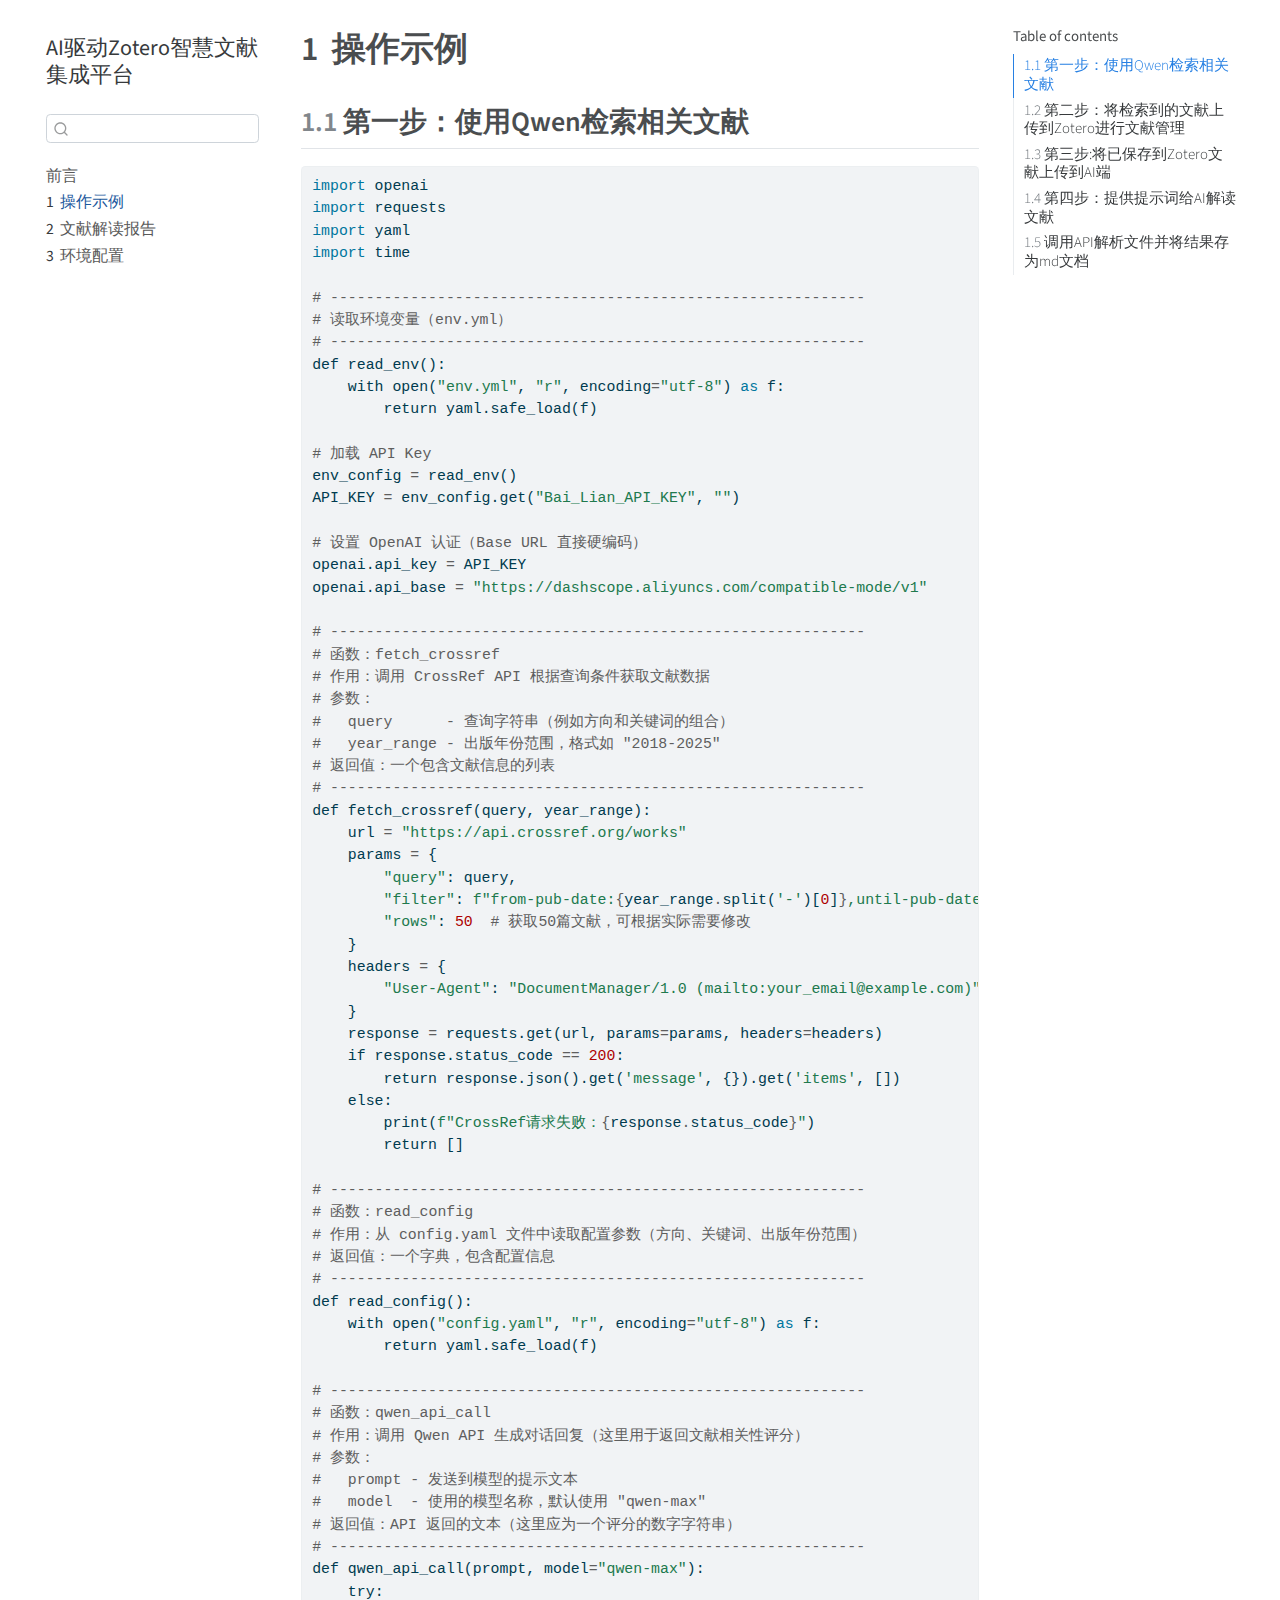
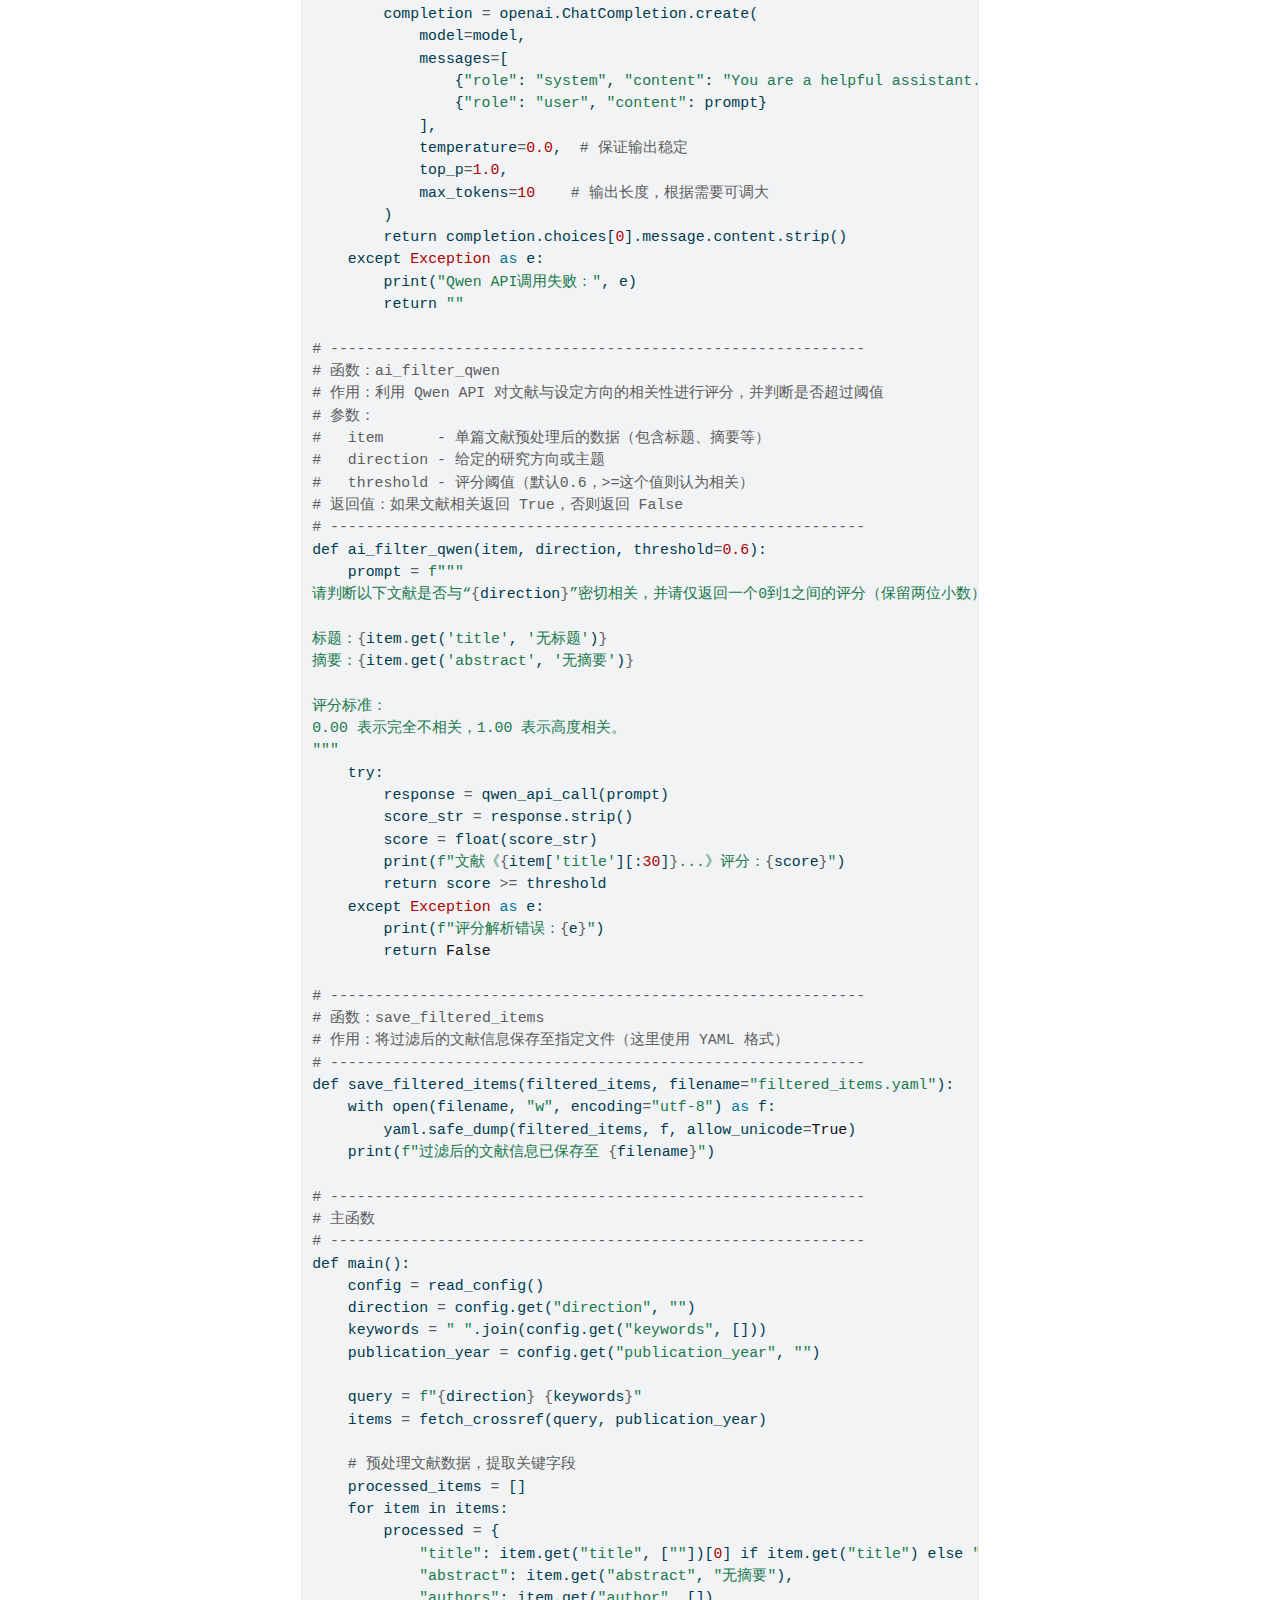
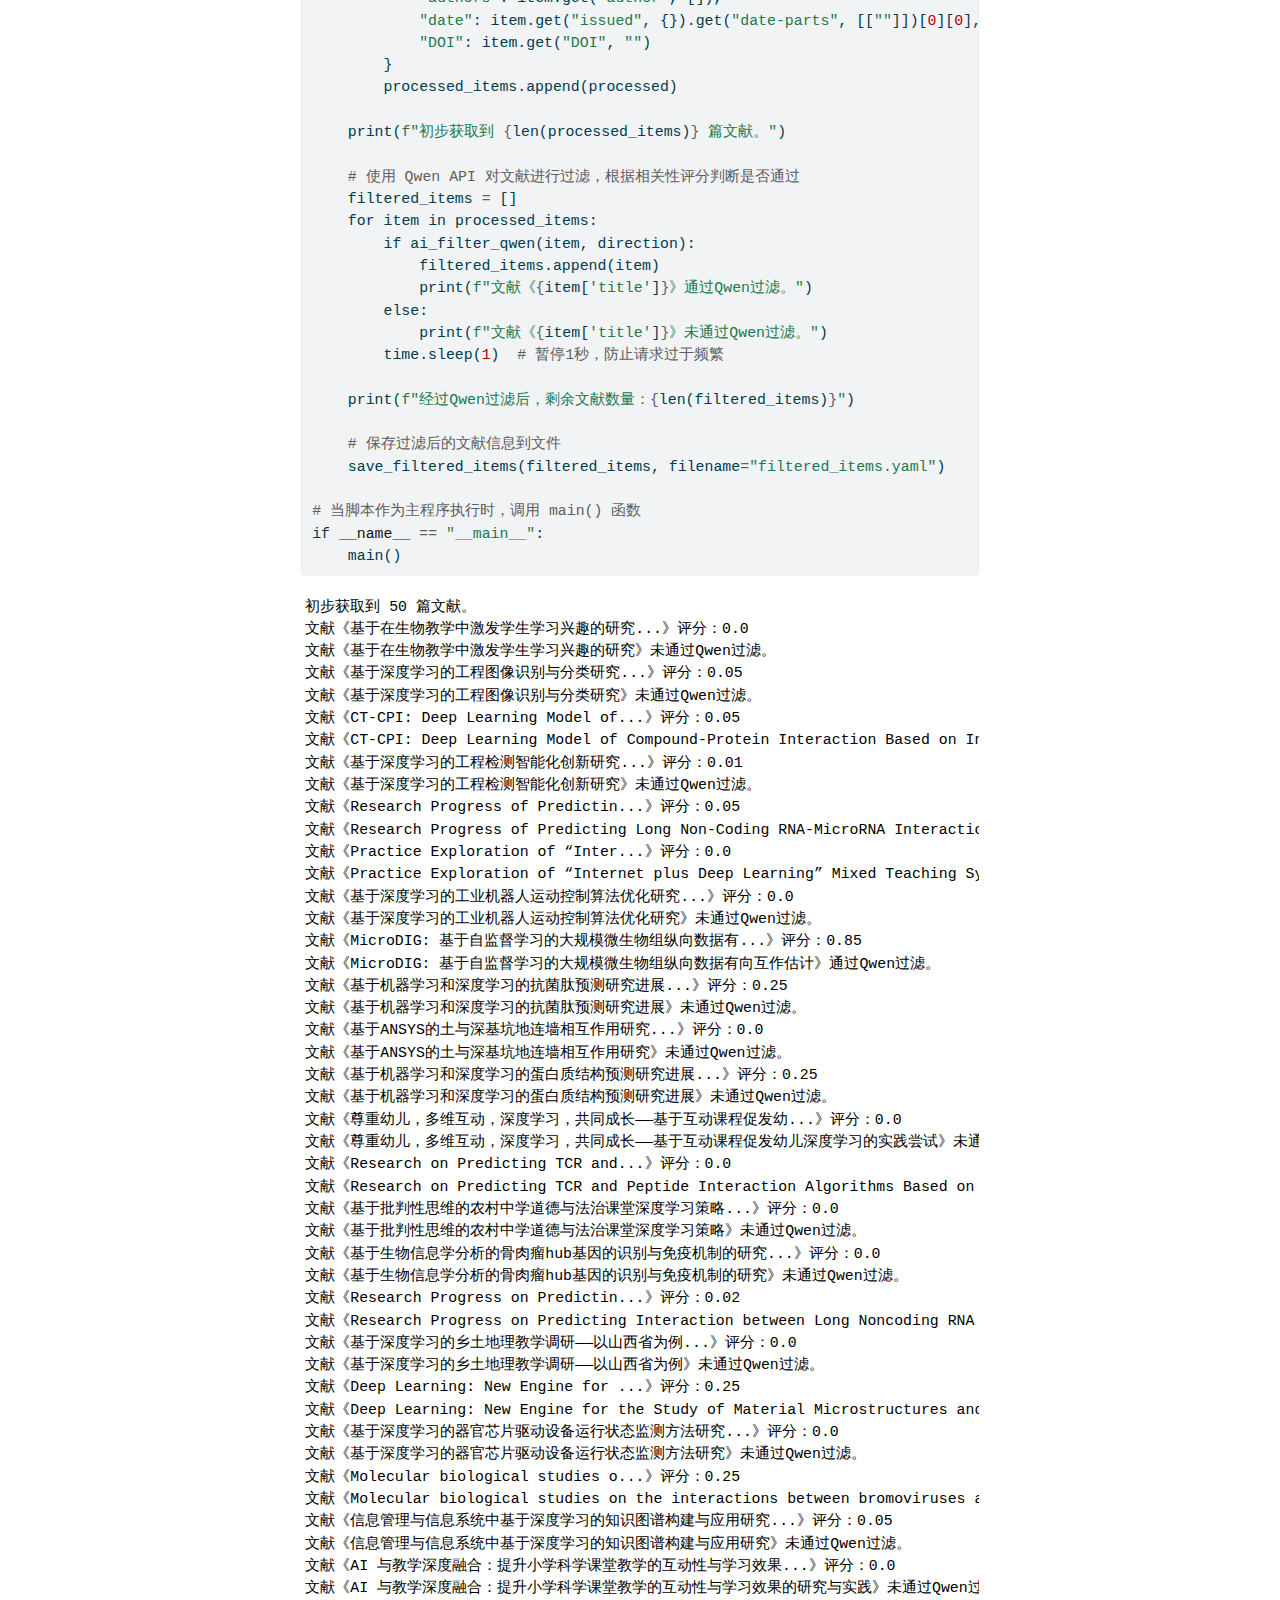
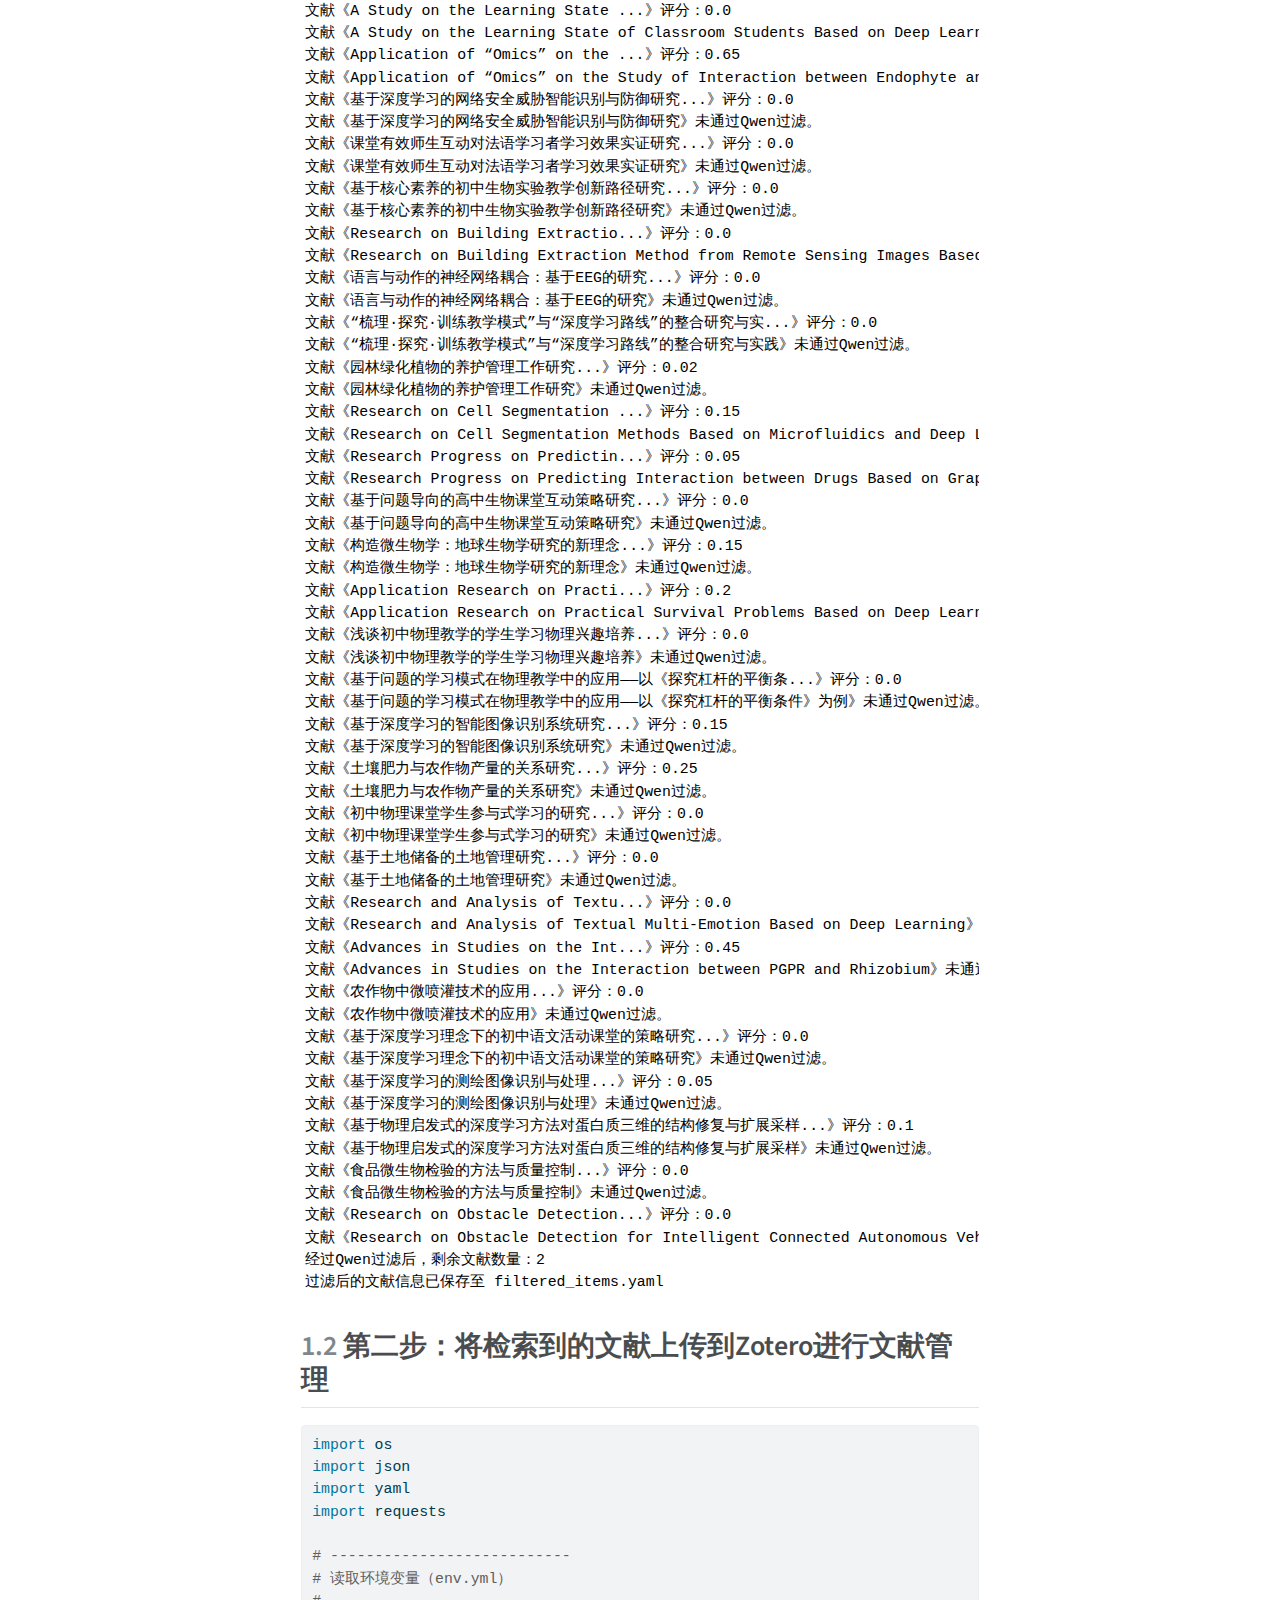
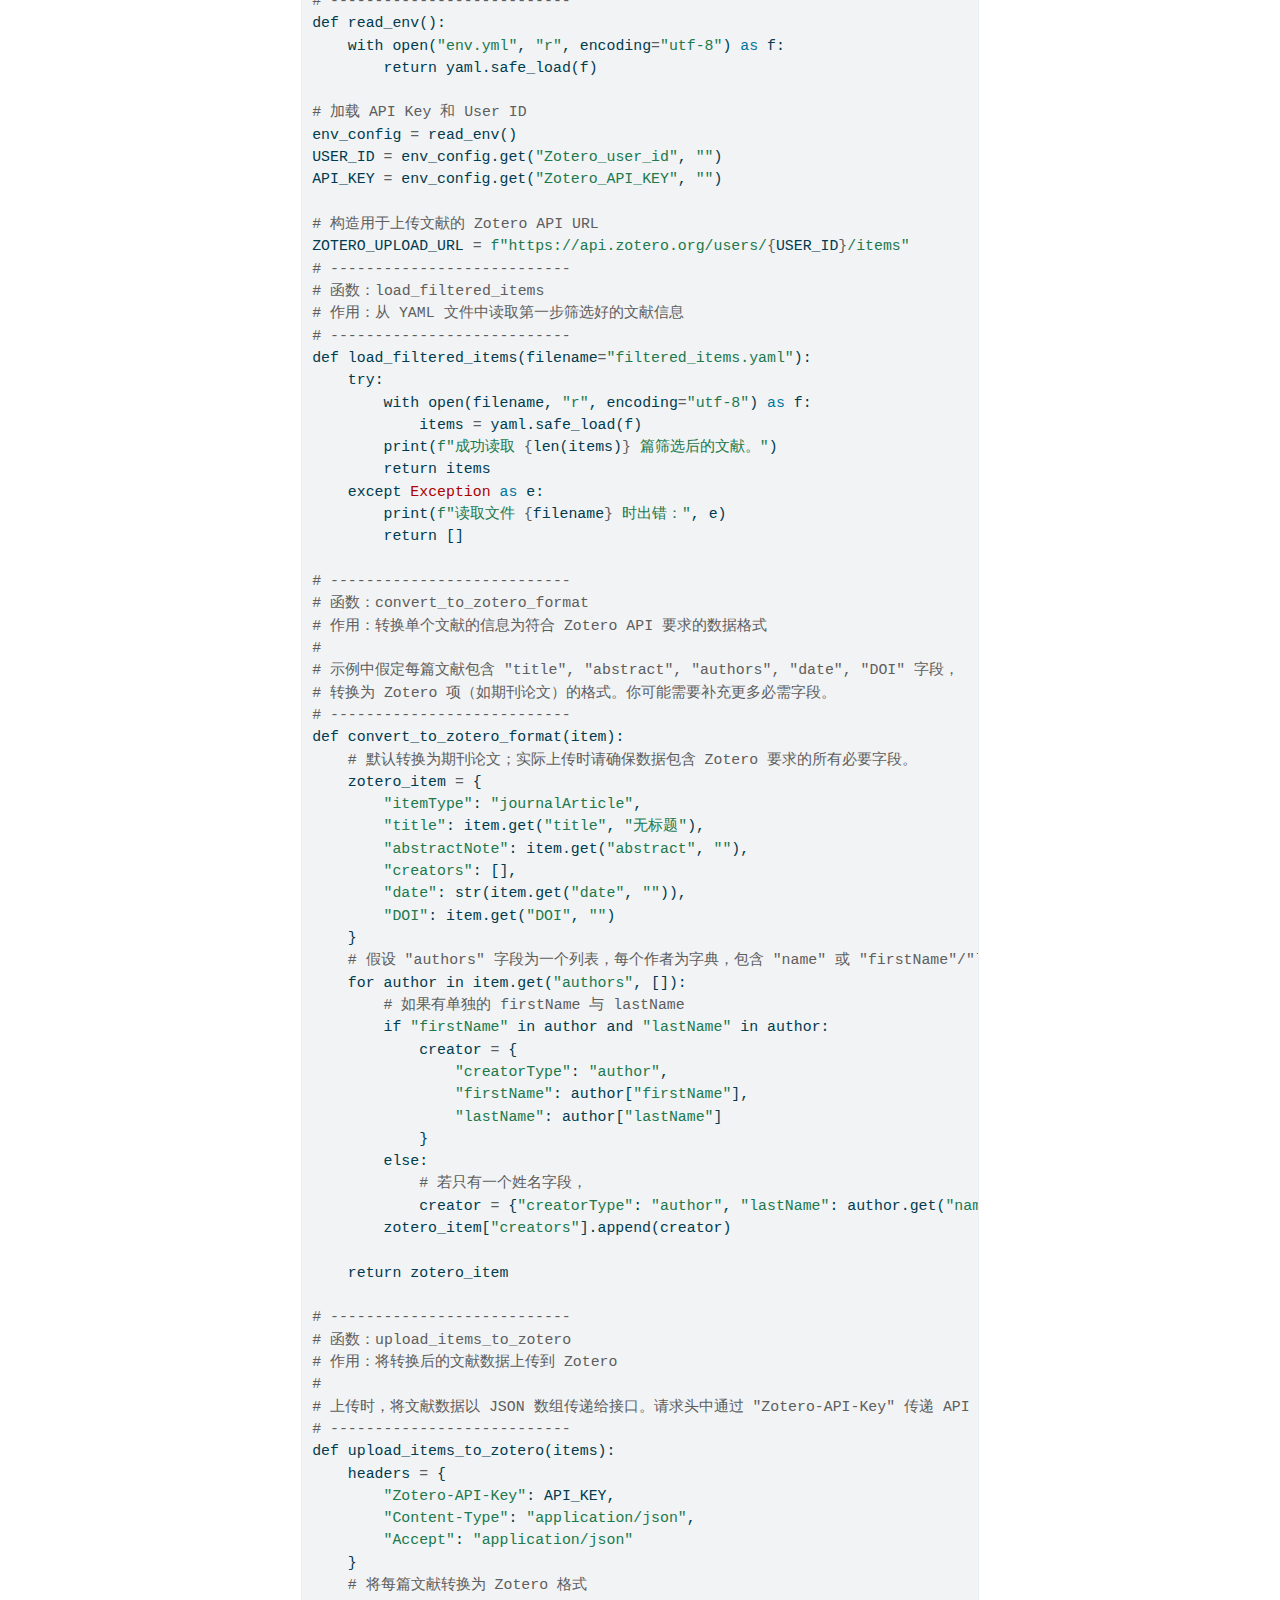
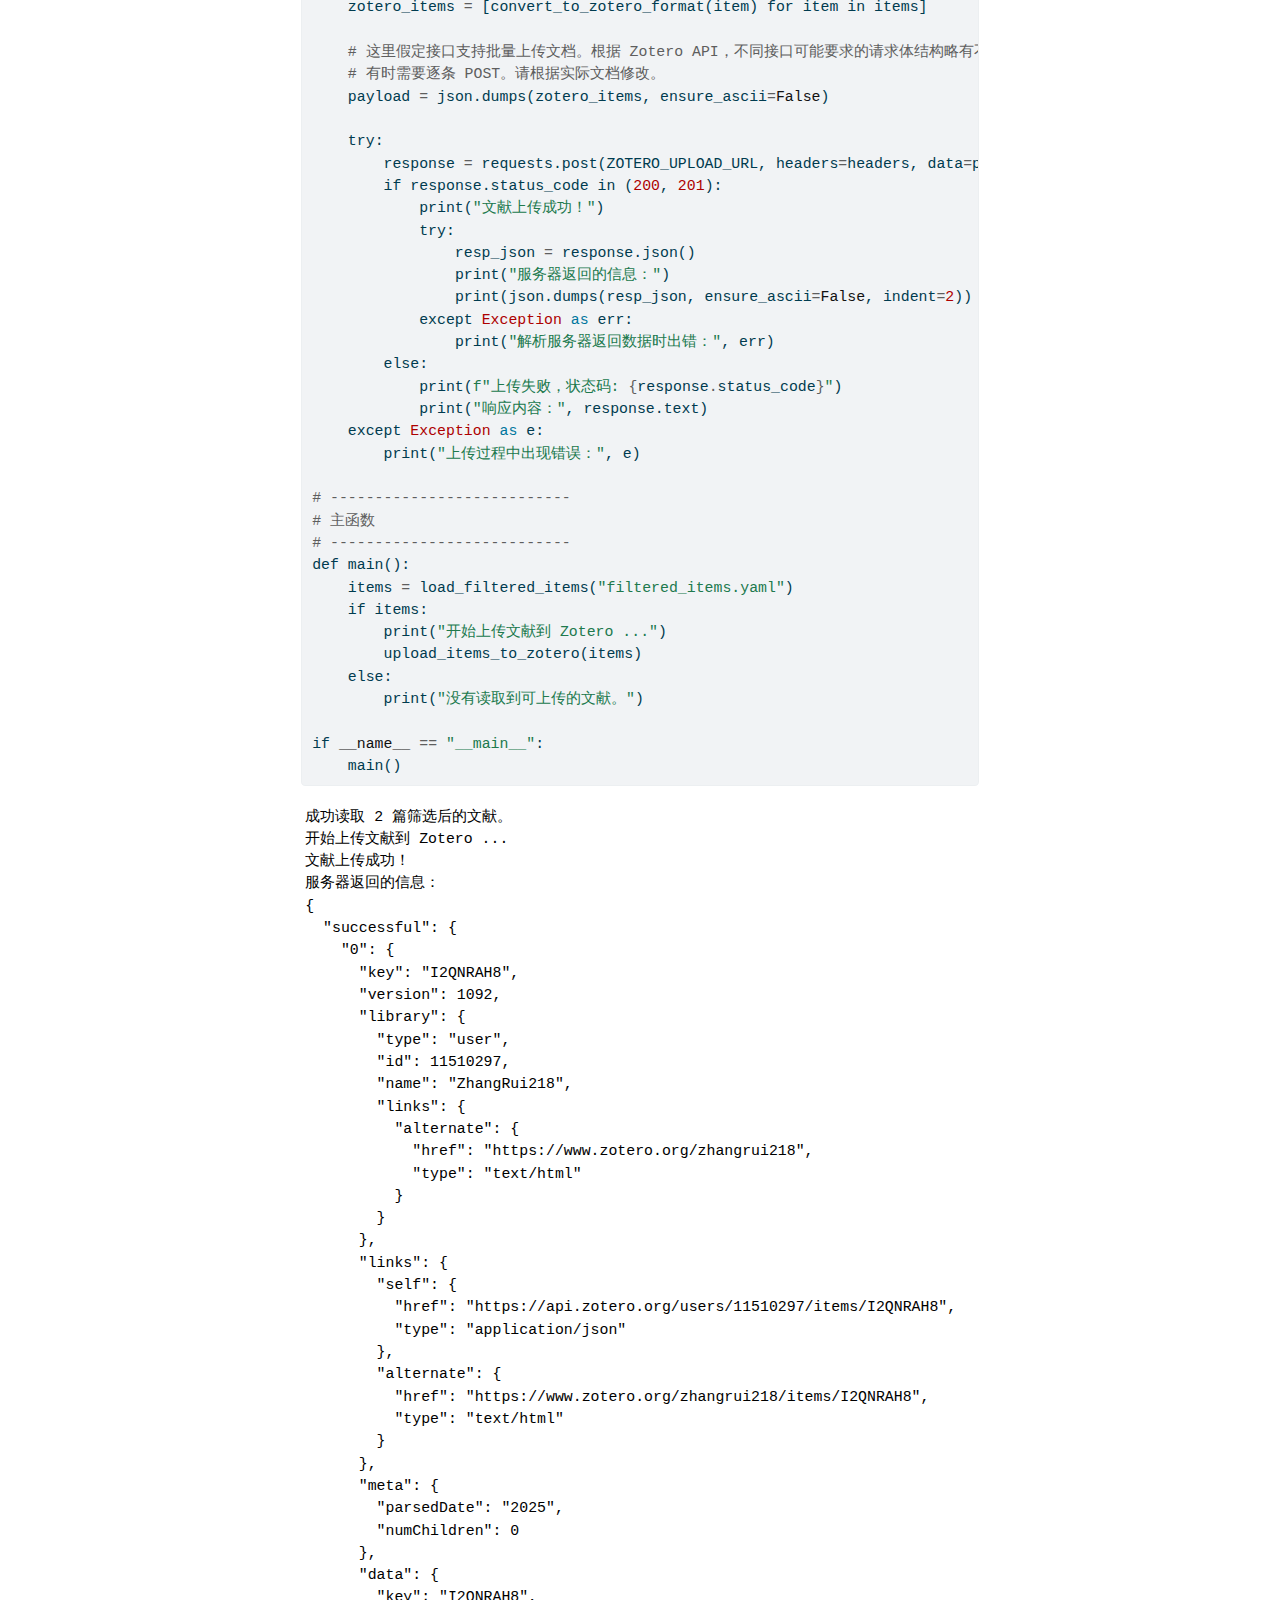
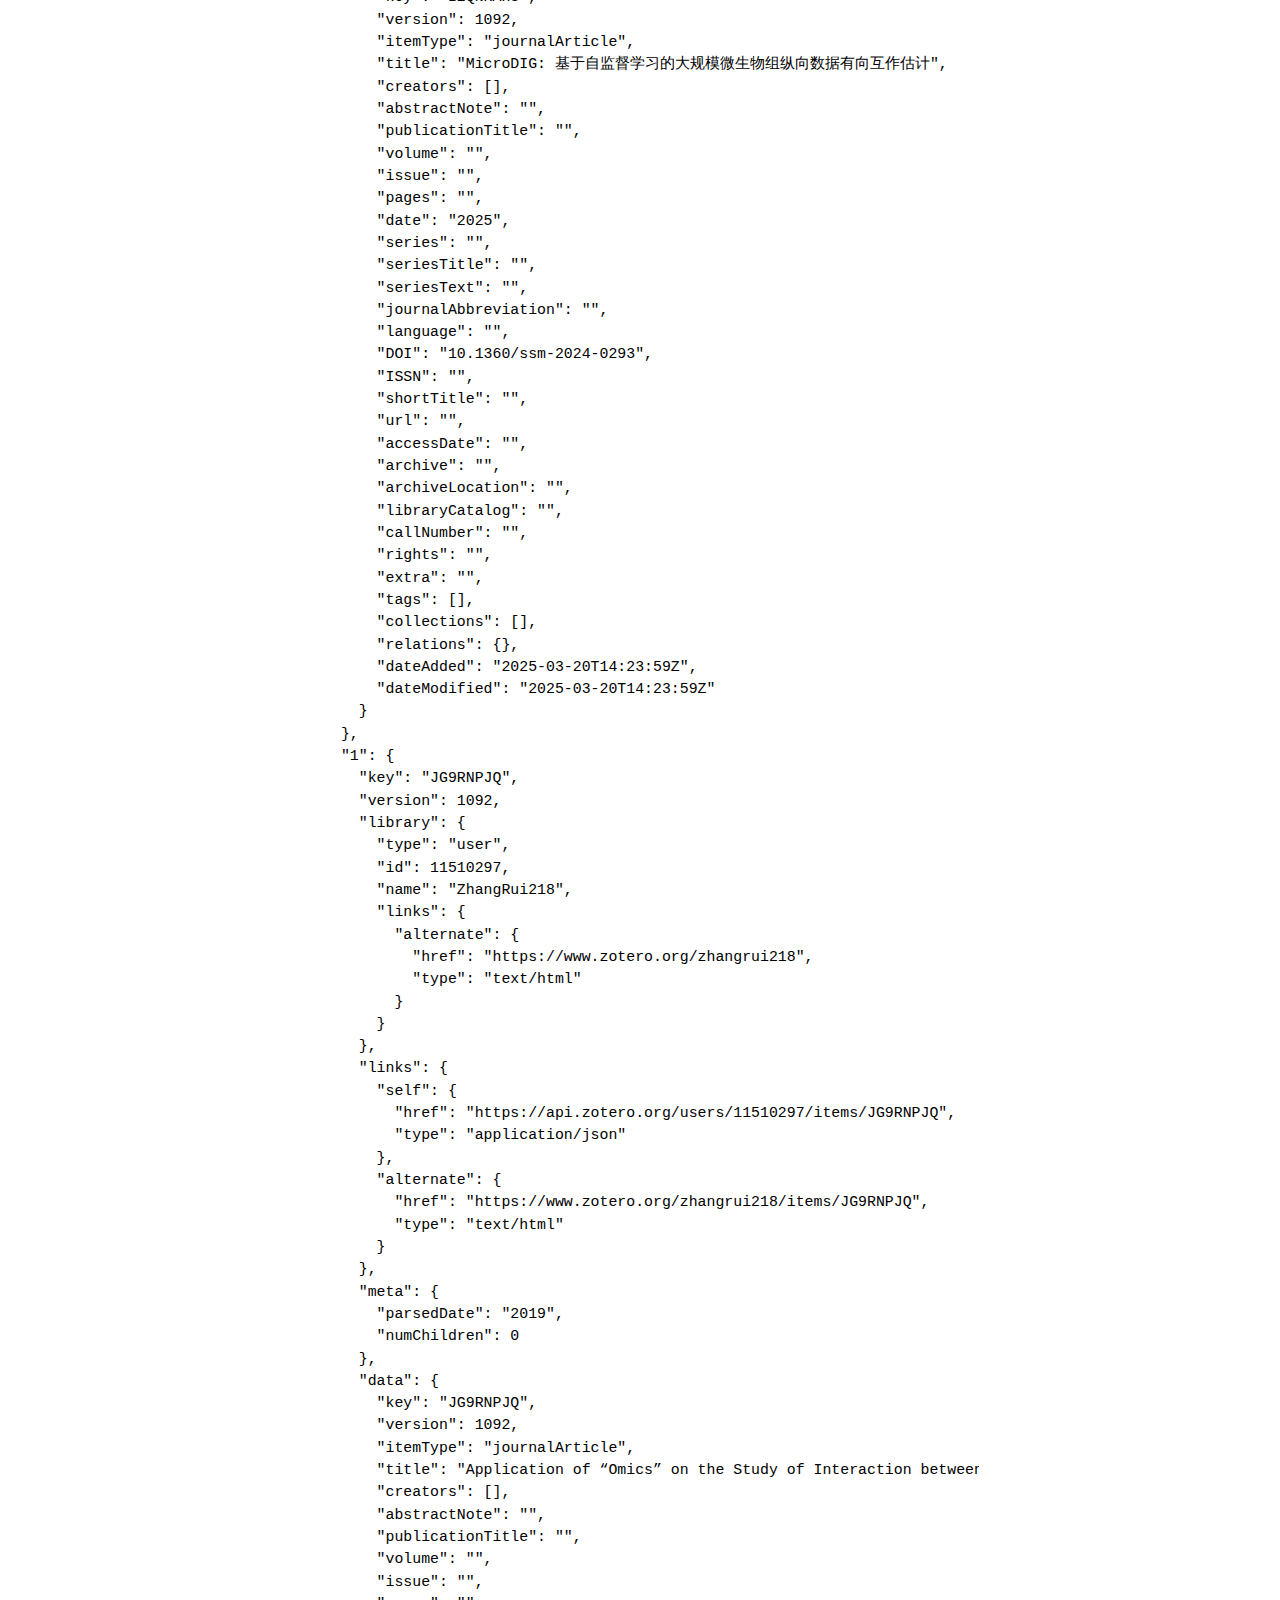
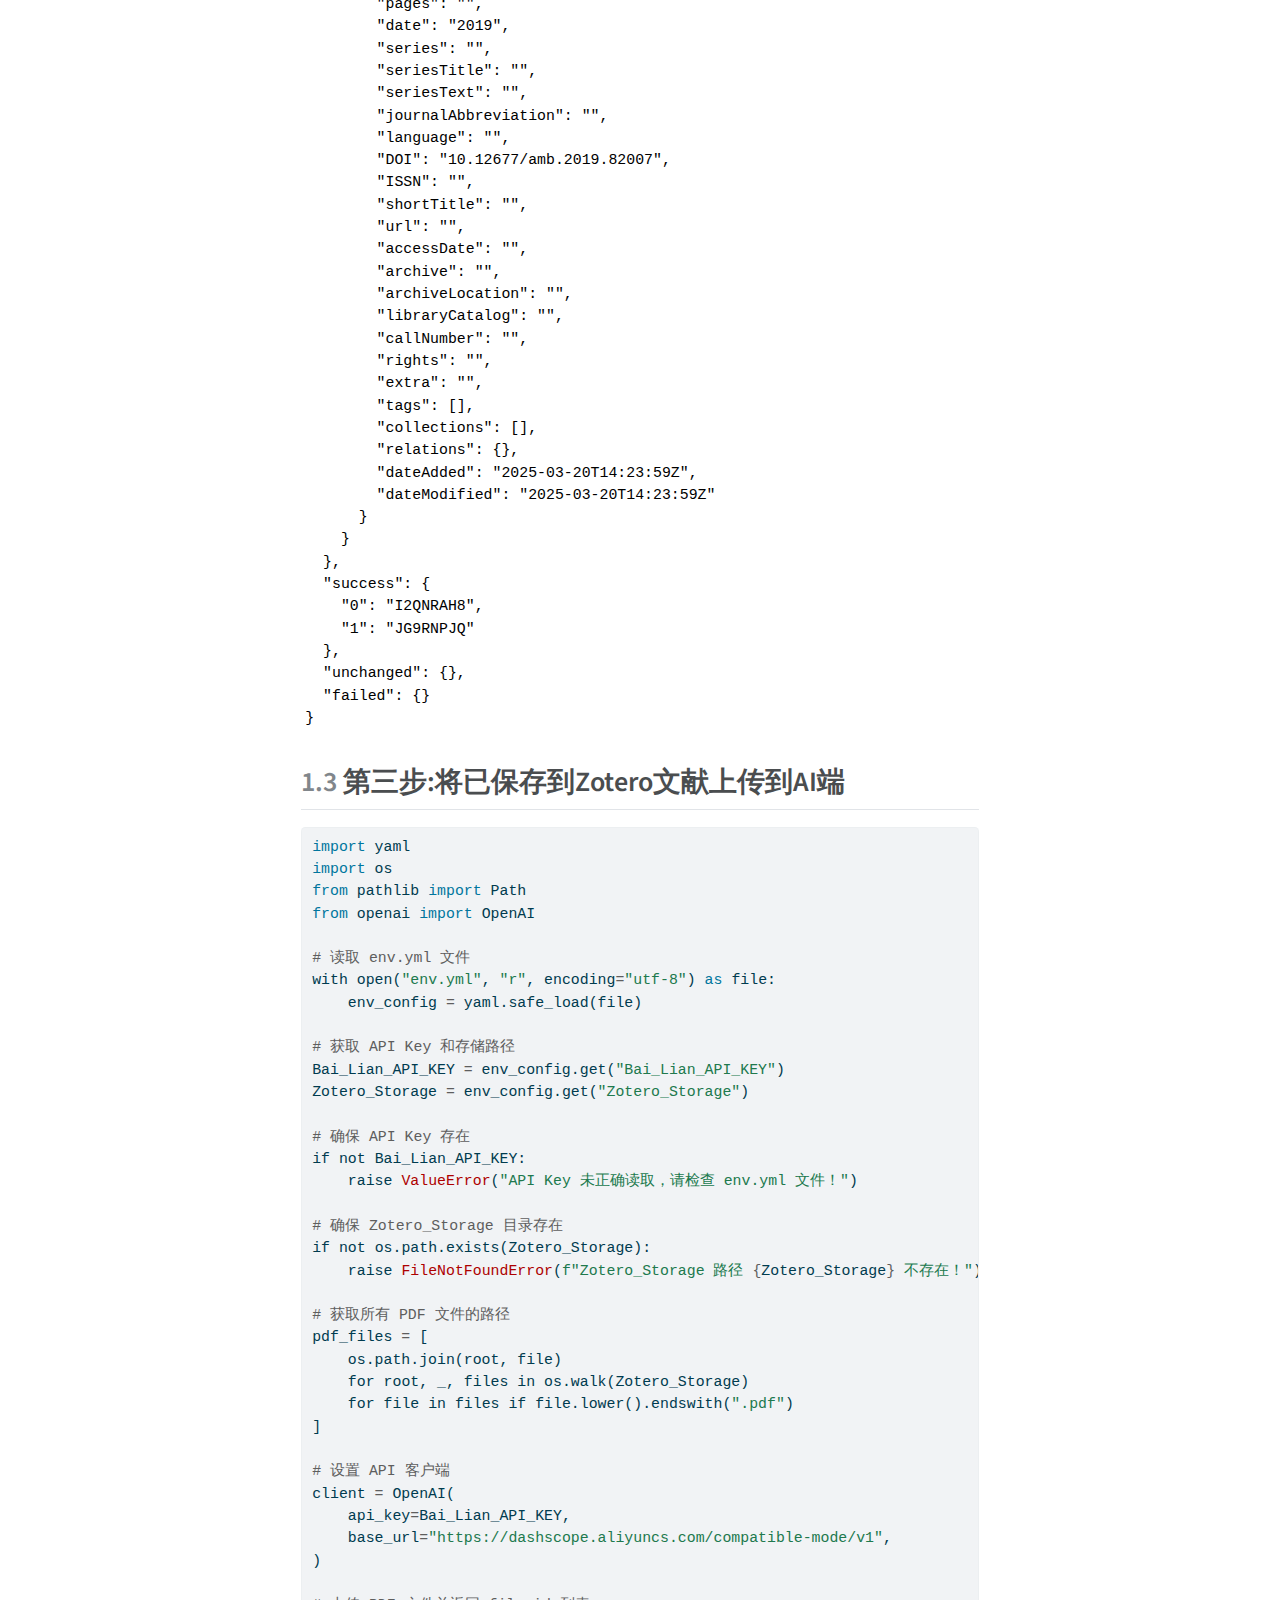
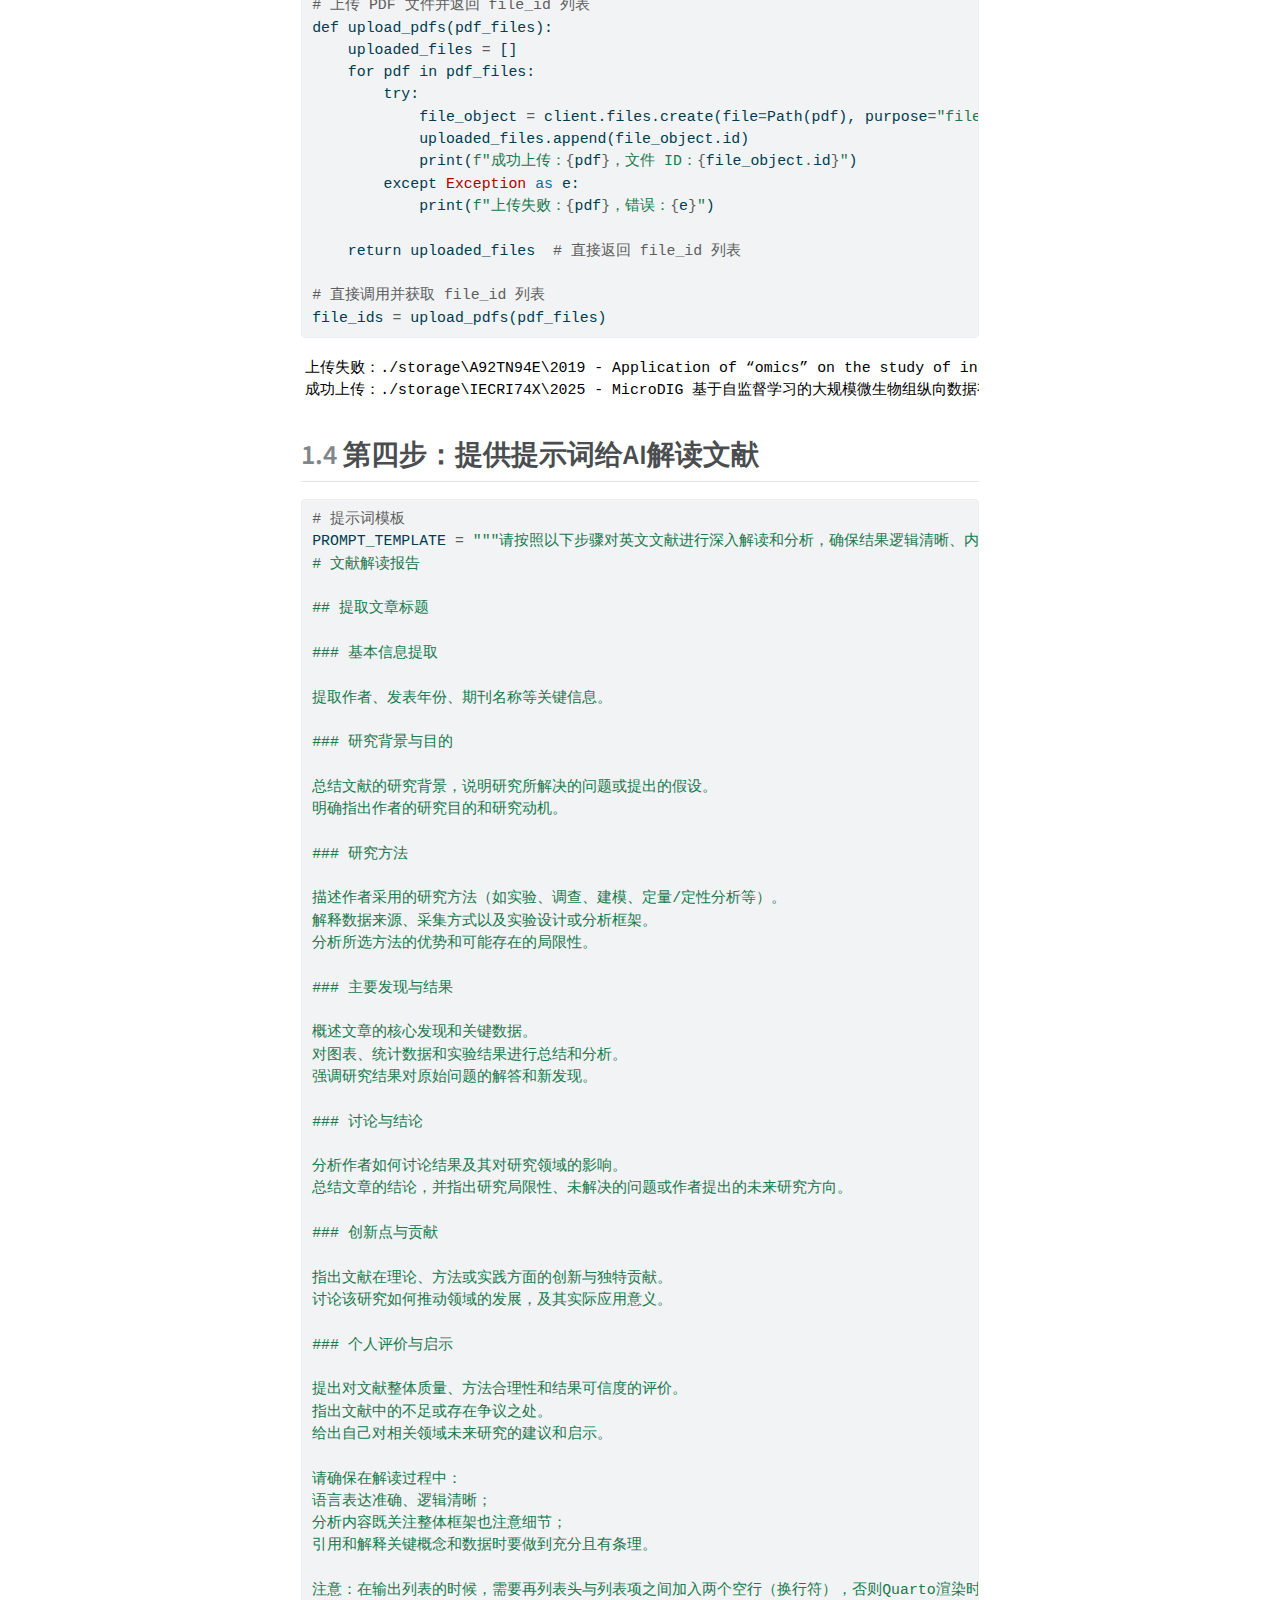
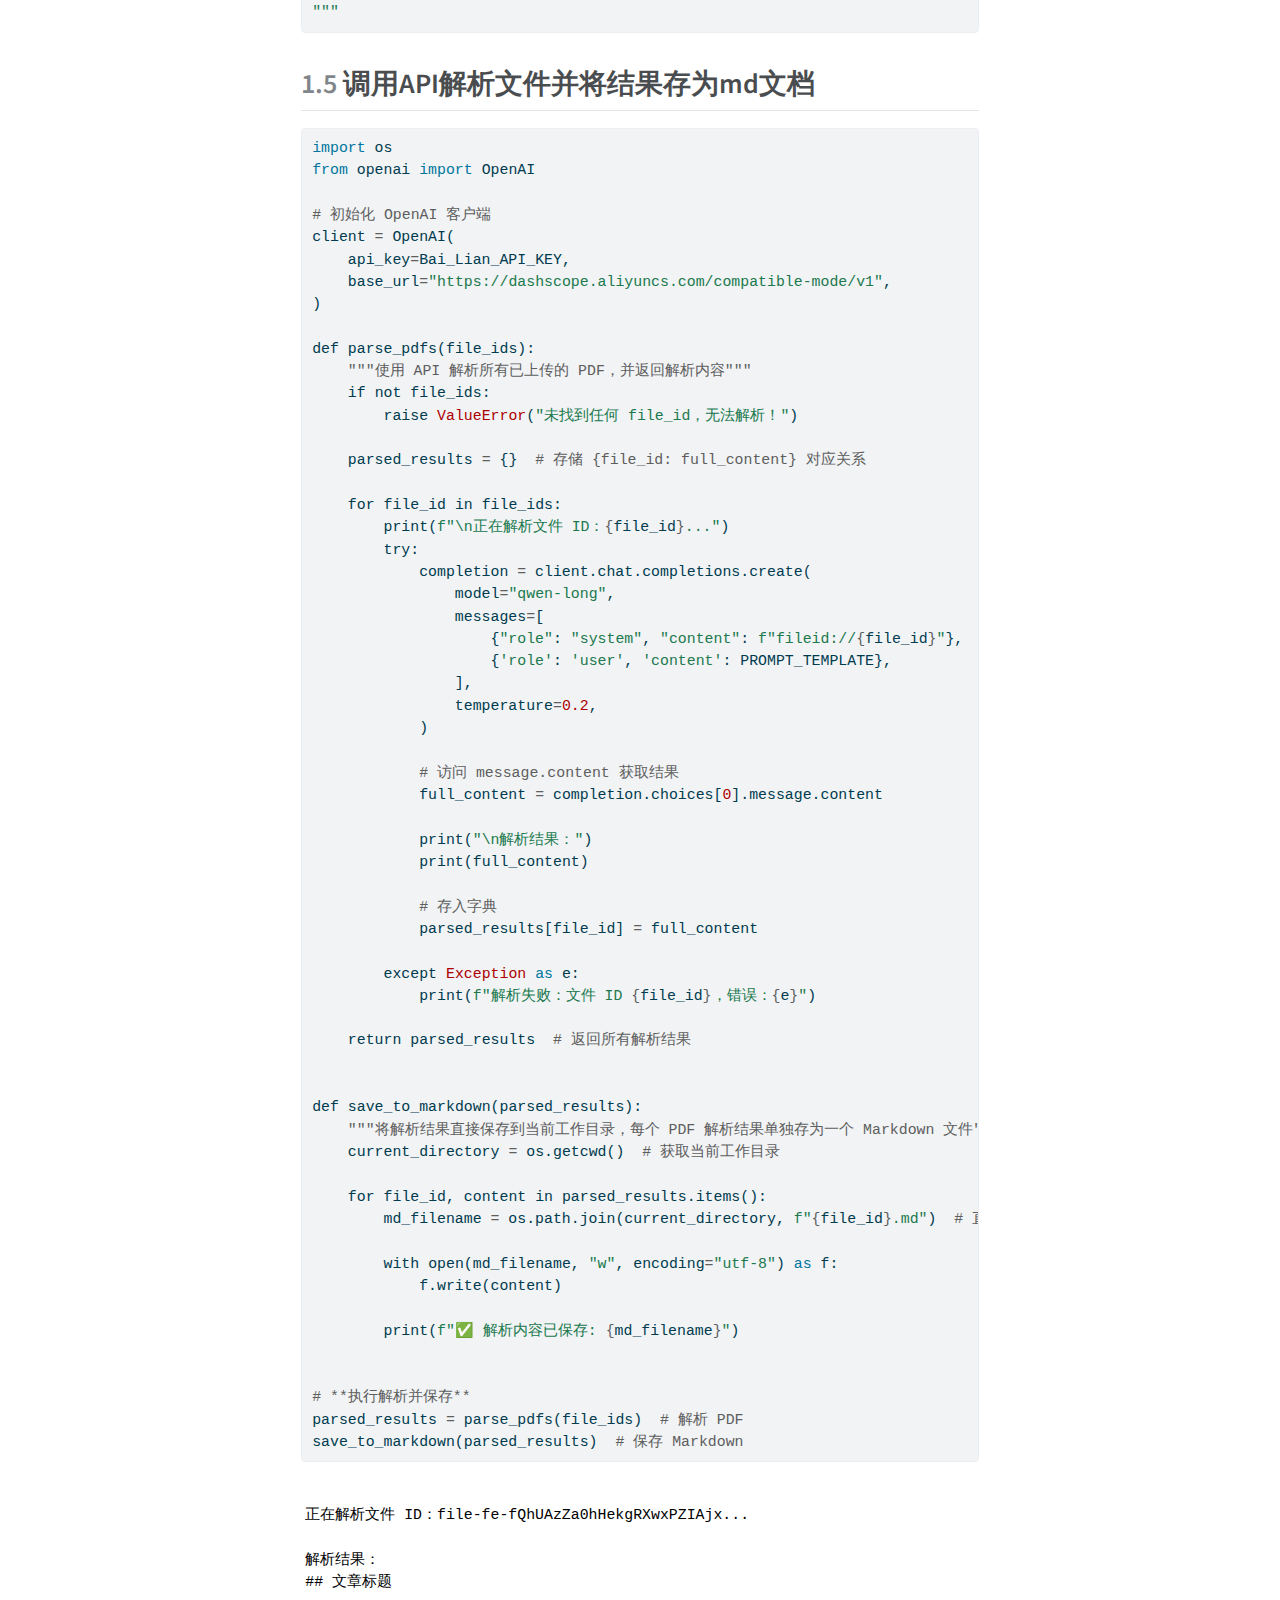
<file: _book/AI-Zotero.html>
<!DOCTYPE html>
<html xmlns="http://www.w3.org/1999/xhtml" lang="en" xml:lang="en"><head>

<meta charset="utf-8">
<meta name="generator" content="quarto-1.3.450">

<meta name="viewport" content="width=device-width, initial-scale=1.0, user-scalable=yes">


<title>AI驱动Zotero智慧文献集成平台 - 1&nbsp; 操作示例</title>
<style>
code{white-space: pre-wrap;}
span.smallcaps{font-variant: small-caps;}
div.columns{display: flex; gap: min(4vw, 1.5em);}
div.column{flex: auto; overflow-x: auto;}
div.hanging-indent{margin-left: 1.5em; text-indent: -1.5em;}
ul.task-list{list-style: none;}
ul.task-list li input[type="checkbox"] {
  width: 0.8em;
  margin: 0 0.8em 0.2em -1em; /* quarto-specific, see https://github.com/quarto-dev/quarto-cli/issues/4556 */ 
  vertical-align: middle;
}
/* CSS for syntax highlighting */
pre > code.sourceCode { white-space: pre; position: relative; }
pre > code.sourceCode > span { display: inline-block; line-height: 1.25; }
pre > code.sourceCode > span:empty { height: 1.2em; }
.sourceCode { overflow: visible; }
code.sourceCode > span { color: inherit; text-decoration: inherit; }
div.sourceCode { margin: 1em 0; }
pre.sourceCode { margin: 0; }
@media screen {
div.sourceCode { overflow: auto; }
}
@media print {
pre > code.sourceCode { white-space: pre-wrap; }
pre > code.sourceCode > span { text-indent: -5em; padding-left: 5em; }
}
pre.numberSource code
  { counter-reset: source-line 0; }
pre.numberSource code > span
  { position: relative; left: -4em; counter-increment: source-line; }
pre.numberSource code > span > a:first-child::before
  { content: counter(source-line);
    position: relative; left: -1em; text-align: right; vertical-align: baseline;
    border: none; display: inline-block;
    -webkit-touch-callout: none; -webkit-user-select: none;
    -khtml-user-select: none; -moz-user-select: none;
    -ms-user-select: none; user-select: none;
    padding: 0 4px; width: 4em;
  }
pre.numberSource { margin-left: 3em;  padding-left: 4px; }
div.sourceCode
  {   }
@media screen {
pre > code.sourceCode > span > a:first-child::before { text-decoration: underline; }
}
</style>


<script src="site_libs/quarto-nav/quarto-nav.js"></script>
<script src="site_libs/quarto-nav/headroom.min.js"></script>
<script src="site_libs/clipboard/clipboard.min.js"></script>
<script src="site_libs/quarto-search/autocomplete.umd.js"></script>
<script src="site_libs/quarto-search/fuse.min.js"></script>
<script src="site_libs/quarto-search/quarto-search.js"></script>
<meta name="quarto:offset" content="./">
<link href="./file-fe-fQhUAzZa0hHekgRXwxPZIAjx.html" rel="next">
<link href="./index.html" rel="prev">
<script src="site_libs/quarto-html/quarto.js"></script>
<script src="site_libs/quarto-html/popper.min.js"></script>
<script src="site_libs/quarto-html/tippy.umd.min.js"></script>
<script src="site_libs/quarto-html/anchor.min.js"></script>
<link href="site_libs/quarto-html/tippy.css" rel="stylesheet">
<link href="site_libs/quarto-html/quarto-syntax-highlighting.css" rel="stylesheet" id="quarto-text-highlighting-styles">
<script src="site_libs/bootstrap/bootstrap.min.js"></script>
<link href="site_libs/bootstrap/bootstrap-icons.css" rel="stylesheet">
<link href="site_libs/bootstrap/bootstrap.min.css" rel="stylesheet" id="quarto-bootstrap" data-mode="light">
<script id="quarto-search-options" type="application/json">{
  "location": "sidebar",
  "copy-button": false,
  "collapse-after": 3,
  "panel-placement": "start",
  "type": "textbox",
  "limit": 20,
  "language": {
    "search-no-results-text": "No results",
    "search-matching-documents-text": "matching documents",
    "search-copy-link-title": "Copy link to search",
    "search-hide-matches-text": "Hide additional matches",
    "search-more-match-text": "more match in this document",
    "search-more-matches-text": "more matches in this document",
    "search-clear-button-title": "Clear",
    "search-detached-cancel-button-title": "Cancel",
    "search-submit-button-title": "Submit",
    "search-label": "Search"
  }
}</script>


</head>

<body class="nav-sidebar floating">

<div id="quarto-search-results"></div>
  <header id="quarto-header" class="headroom fixed-top">
  <nav class="quarto-secondary-nav">
    <div class="container-fluid d-flex">
      <button type="button" class="quarto-btn-toggle btn" data-bs-toggle="collapse" data-bs-target="#quarto-sidebar,#quarto-sidebar-glass" aria-controls="quarto-sidebar" aria-expanded="false" aria-label="Toggle sidebar navigation" onclick="if (window.quartoToggleHeadroom) { window.quartoToggleHeadroom(); }">
        <i class="bi bi-layout-text-sidebar-reverse"></i>
      </button>
      <nav class="quarto-page-breadcrumbs" aria-label="breadcrumb"><ol class="breadcrumb"><li class="breadcrumb-item"><a href="./AI-Zotero.html"><span class="chapter-number">1</span>&nbsp; <span class="chapter-title">操作示例</span></a></li></ol></nav>
      <a class="flex-grow-1" role="button" data-bs-toggle="collapse" data-bs-target="#quarto-sidebar,#quarto-sidebar-glass" aria-controls="quarto-sidebar" aria-expanded="false" aria-label="Toggle sidebar navigation" onclick="if (window.quartoToggleHeadroom) { window.quartoToggleHeadroom(); }">      
      </a>
      <button type="button" class="btn quarto-search-button" aria-label="" onclick="window.quartoOpenSearch();">
        <i class="bi bi-search"></i>
      </button>
    </div>
  </nav>
</header>
<!-- content -->
<div id="quarto-content" class="quarto-container page-columns page-rows-contents page-layout-article">
<!-- sidebar -->
  <nav id="quarto-sidebar" class="sidebar collapse collapse-horizontal sidebar-navigation floating overflow-auto">
    <div class="pt-lg-2 mt-2 text-left sidebar-header">
    <div class="sidebar-title mb-0 py-0">
      <a href="./">AI驱动Zotero智慧文献集成平台</a> 
    </div>
      </div>
        <div class="mt-2 flex-shrink-0 align-items-center">
        <div class="sidebar-search">
        <div id="quarto-search" class="" title="Search"></div>
        </div>
        </div>
    <div class="sidebar-menu-container"> 
    <ul class="list-unstyled mt-1">
        <li class="sidebar-item">
  <div class="sidebar-item-container"> 
  <a href="./index.html" class="sidebar-item-text sidebar-link">
 <span class="menu-text">前言</span></a>
  </div>
</li>
        <li class="sidebar-item">
  <div class="sidebar-item-container"> 
  <a href="./AI-Zotero.html" class="sidebar-item-text sidebar-link active">
 <span class="menu-text"><span class="chapter-number">1</span>&nbsp; <span class="chapter-title">操作示例</span></span></a>
  </div>
</li>
        <li class="sidebar-item">
  <div class="sidebar-item-container"> 
  <a href="./file-fe-fQhUAzZa0hHekgRXwxPZIAjx.html" class="sidebar-item-text sidebar-link">
 <span class="menu-text"><span class="chapter-number">2</span>&nbsp; <span class="chapter-title">文献解读报告</span></span></a>
  </div>
</li>
        <li class="sidebar-item">
  <div class="sidebar-item-container"> 
  <a href="./env.html" class="sidebar-item-text sidebar-link">
 <span class="menu-text"><span class="chapter-number">3</span>&nbsp; <span class="chapter-title">环境配置</span></span></a>
  </div>
</li>
    </ul>
    </div>
</nav>
<div id="quarto-sidebar-glass" data-bs-toggle="collapse" data-bs-target="#quarto-sidebar,#quarto-sidebar-glass"></div>
<!-- margin-sidebar -->
    <div id="quarto-margin-sidebar" class="sidebar margin-sidebar">
        <nav id="TOC" role="doc-toc" class="toc-active">
    <h2 id="toc-title">Table of contents</h2>
   
  <ul>
  <li><a href="#第一步使用qwen检索相关文献" id="toc-第一步使用qwen检索相关文献" class="nav-link active" data-scroll-target="#第一步使用qwen检索相关文献"><span class="header-section-number">1.1</span> 第一步：使用Qwen检索相关文献</a></li>
  <li><a href="#第二步将检索到的文献上传到zotero进行文献管理" id="toc-第二步将检索到的文献上传到zotero进行文献管理" class="nav-link" data-scroll-target="#第二步将检索到的文献上传到zotero进行文献管理"><span class="header-section-number">1.2</span> 第二步：将检索到的文献上传到Zotero进行文献管理</a></li>
  <li><a href="#第三步将已保存到zotero文献上传到ai端" id="toc-第三步将已保存到zotero文献上传到ai端" class="nav-link" data-scroll-target="#第三步将已保存到zotero文献上传到ai端"><span class="header-section-number">1.3</span> 第三步:将已保存到Zotero文献上传到AI端</a></li>
  <li><a href="#第四步提供提示词给ai解读文献" id="toc-第四步提供提示词给ai解读文献" class="nav-link" data-scroll-target="#第四步提供提示词给ai解读文献"><span class="header-section-number">1.4</span> 第四步：提供提示词给AI解读文献</a></li>
  <li><a href="#调用api解析文件并将结果存为md文档" id="toc-调用api解析文件并将结果存为md文档" class="nav-link" data-scroll-target="#调用api解析文件并将结果存为md文档"><span class="header-section-number">1.5</span> 调用API解析文件并将结果存为md文档</a></li>
  </ul>
</nav>
    </div>
<!-- main -->
<main class="content" id="quarto-document-content">

<header id="title-block-header" class="quarto-title-block default">
<div class="quarto-title">
<h1 class="title"><span class="chapter-number">1</span>&nbsp; <span class="chapter-title">操作示例</span></h1>
</div>



<div class="quarto-title-meta">

    
  
    
  </div>
  

</header>

<section id="第一步使用qwen检索相关文献" class="level2" data-number="1.1">
<h2 data-number="1.1" class="anchored" data-anchor-id="第一步使用qwen检索相关文献"><span class="header-section-number">1.1</span> 第一步：使用Qwen检索相关文献</h2>
<div class="cell" data-executetime="{&quot;end_time&quot;:&quot;2025-03-20T08:20:22.057909Z&quot;,&quot;start_time&quot;:&quot;2025-03-20T08:20:22.046970Z&quot;}">
<div class="sourceCode cell-code" id="cb1"><pre class="sourceCode python code-with-copy"><code class="sourceCode python"><span id="cb1-1"><a href="#cb1-1" aria-hidden="true" tabindex="-1"></a><span class="im">import</span> openai</span>
<span id="cb1-2"><a href="#cb1-2" aria-hidden="true" tabindex="-1"></a><span class="im">import</span> requests</span>
<span id="cb1-3"><a href="#cb1-3" aria-hidden="true" tabindex="-1"></a><span class="im">import</span> yaml</span>
<span id="cb1-4"><a href="#cb1-4" aria-hidden="true" tabindex="-1"></a><span class="im">import</span> time</span>
<span id="cb1-5"><a href="#cb1-5" aria-hidden="true" tabindex="-1"></a></span>
<span id="cb1-6"><a href="#cb1-6" aria-hidden="true" tabindex="-1"></a><span class="co"># ------------------------------------------------------------</span></span>
<span id="cb1-7"><a href="#cb1-7" aria-hidden="true" tabindex="-1"></a><span class="co"># 读取环境变量（env.yml）</span></span>
<span id="cb1-8"><a href="#cb1-8" aria-hidden="true" tabindex="-1"></a><span class="co"># ------------------------------------------------------------</span></span>
<span id="cb1-9"><a href="#cb1-9" aria-hidden="true" tabindex="-1"></a><span class="kw">def</span> read_env():</span>
<span id="cb1-10"><a href="#cb1-10" aria-hidden="true" tabindex="-1"></a>    <span class="cf">with</span> <span class="bu">open</span>(<span class="st">"env.yml"</span>, <span class="st">"r"</span>, encoding<span class="op">=</span><span class="st">"utf-8"</span>) <span class="im">as</span> f:</span>
<span id="cb1-11"><a href="#cb1-11" aria-hidden="true" tabindex="-1"></a>        <span class="cf">return</span> yaml.safe_load(f)</span>
<span id="cb1-12"><a href="#cb1-12" aria-hidden="true" tabindex="-1"></a></span>
<span id="cb1-13"><a href="#cb1-13" aria-hidden="true" tabindex="-1"></a><span class="co"># 加载 API Key</span></span>
<span id="cb1-14"><a href="#cb1-14" aria-hidden="true" tabindex="-1"></a>env_config <span class="op">=</span> read_env()</span>
<span id="cb1-15"><a href="#cb1-15" aria-hidden="true" tabindex="-1"></a>API_KEY <span class="op">=</span> env_config.get(<span class="st">"Bai_Lian_API_KEY"</span>, <span class="st">""</span>)</span>
<span id="cb1-16"><a href="#cb1-16" aria-hidden="true" tabindex="-1"></a></span>
<span id="cb1-17"><a href="#cb1-17" aria-hidden="true" tabindex="-1"></a><span class="co"># 设置 OpenAI 认证（Base URL 直接硬编码）</span></span>
<span id="cb1-18"><a href="#cb1-18" aria-hidden="true" tabindex="-1"></a>openai.api_key <span class="op">=</span> API_KEY</span>
<span id="cb1-19"><a href="#cb1-19" aria-hidden="true" tabindex="-1"></a>openai.api_base <span class="op">=</span> <span class="st">"https://dashscope.aliyuncs.com/compatible-mode/v1"</span></span>
<span id="cb1-20"><a href="#cb1-20" aria-hidden="true" tabindex="-1"></a></span>
<span id="cb1-21"><a href="#cb1-21" aria-hidden="true" tabindex="-1"></a><span class="co"># ------------------------------------------------------------</span></span>
<span id="cb1-22"><a href="#cb1-22" aria-hidden="true" tabindex="-1"></a><span class="co"># 函数：fetch_crossref</span></span>
<span id="cb1-23"><a href="#cb1-23" aria-hidden="true" tabindex="-1"></a><span class="co"># 作用：调用 CrossRef API 根据查询条件获取文献数据</span></span>
<span id="cb1-24"><a href="#cb1-24" aria-hidden="true" tabindex="-1"></a><span class="co"># 参数：</span></span>
<span id="cb1-25"><a href="#cb1-25" aria-hidden="true" tabindex="-1"></a><span class="co">#   query      - 查询字符串（例如方向和关键词的组合）</span></span>
<span id="cb1-26"><a href="#cb1-26" aria-hidden="true" tabindex="-1"></a><span class="co">#   year_range - 出版年份范围，格式如 "2018-2025"</span></span>
<span id="cb1-27"><a href="#cb1-27" aria-hidden="true" tabindex="-1"></a><span class="co"># 返回值：一个包含文献信息的列表</span></span>
<span id="cb1-28"><a href="#cb1-28" aria-hidden="true" tabindex="-1"></a><span class="co"># ------------------------------------------------------------</span></span>
<span id="cb1-29"><a href="#cb1-29" aria-hidden="true" tabindex="-1"></a><span class="kw">def</span> fetch_crossref(query, year_range):</span>
<span id="cb1-30"><a href="#cb1-30" aria-hidden="true" tabindex="-1"></a>    url <span class="op">=</span> <span class="st">"https://api.crossref.org/works"</span></span>
<span id="cb1-31"><a href="#cb1-31" aria-hidden="true" tabindex="-1"></a>    params <span class="op">=</span> {</span>
<span id="cb1-32"><a href="#cb1-32" aria-hidden="true" tabindex="-1"></a>        <span class="st">"query"</span>: query,</span>
<span id="cb1-33"><a href="#cb1-33" aria-hidden="true" tabindex="-1"></a>        <span class="st">"filter"</span>: <span class="ss">f"from-pub-date:</span><span class="sc">{</span>year_range<span class="sc">.</span>split(<span class="st">'-'</span>)[<span class="dv">0</span>]<span class="sc">}</span><span class="ss">,until-pub-date:</span><span class="sc">{</span>year_range<span class="sc">.</span>split(<span class="st">'-'</span>)[<span class="dv">1</span>]<span class="sc">}</span><span class="ss">"</span>,</span>
<span id="cb1-34"><a href="#cb1-34" aria-hidden="true" tabindex="-1"></a>        <span class="st">"rows"</span>: <span class="dv">50</span>  <span class="co"># 获取50篇文献，可根据实际需要修改</span></span>
<span id="cb1-35"><a href="#cb1-35" aria-hidden="true" tabindex="-1"></a>    }</span>
<span id="cb1-36"><a href="#cb1-36" aria-hidden="true" tabindex="-1"></a>    headers <span class="op">=</span> {</span>
<span id="cb1-37"><a href="#cb1-37" aria-hidden="true" tabindex="-1"></a>        <span class="st">"User-Agent"</span>: <span class="st">"DocumentManager/1.0 (mailto:your_email@example.com)"</span>  <span class="co"># 建议替换为你自己的邮箱</span></span>
<span id="cb1-38"><a href="#cb1-38" aria-hidden="true" tabindex="-1"></a>    }</span>
<span id="cb1-39"><a href="#cb1-39" aria-hidden="true" tabindex="-1"></a>    response <span class="op">=</span> requests.get(url, params<span class="op">=</span>params, headers<span class="op">=</span>headers)</span>
<span id="cb1-40"><a href="#cb1-40" aria-hidden="true" tabindex="-1"></a>    <span class="cf">if</span> response.status_code <span class="op">==</span> <span class="dv">200</span>:</span>
<span id="cb1-41"><a href="#cb1-41" aria-hidden="true" tabindex="-1"></a>        <span class="cf">return</span> response.json().get(<span class="st">'message'</span>, {}).get(<span class="st">'items'</span>, [])</span>
<span id="cb1-42"><a href="#cb1-42" aria-hidden="true" tabindex="-1"></a>    <span class="cf">else</span>:</span>
<span id="cb1-43"><a href="#cb1-43" aria-hidden="true" tabindex="-1"></a>        <span class="bu">print</span>(<span class="ss">f"CrossRef请求失败：</span><span class="sc">{</span>response<span class="sc">.</span>status_code<span class="sc">}</span><span class="ss">"</span>)</span>
<span id="cb1-44"><a href="#cb1-44" aria-hidden="true" tabindex="-1"></a>        <span class="cf">return</span> []</span>
<span id="cb1-45"><a href="#cb1-45" aria-hidden="true" tabindex="-1"></a></span>
<span id="cb1-46"><a href="#cb1-46" aria-hidden="true" tabindex="-1"></a><span class="co"># ------------------------------------------------------------</span></span>
<span id="cb1-47"><a href="#cb1-47" aria-hidden="true" tabindex="-1"></a><span class="co"># 函数：read_config</span></span>
<span id="cb1-48"><a href="#cb1-48" aria-hidden="true" tabindex="-1"></a><span class="co"># 作用：从 config.yaml 文件中读取配置参数（方向、关键词、出版年份范围）</span></span>
<span id="cb1-49"><a href="#cb1-49" aria-hidden="true" tabindex="-1"></a><span class="co"># 返回值：一个字典，包含配置信息</span></span>
<span id="cb1-50"><a href="#cb1-50" aria-hidden="true" tabindex="-1"></a><span class="co"># ------------------------------------------------------------</span></span>
<span id="cb1-51"><a href="#cb1-51" aria-hidden="true" tabindex="-1"></a><span class="kw">def</span> read_config():</span>
<span id="cb1-52"><a href="#cb1-52" aria-hidden="true" tabindex="-1"></a>    <span class="cf">with</span> <span class="bu">open</span>(<span class="st">"config.yaml"</span>, <span class="st">"r"</span>, encoding<span class="op">=</span><span class="st">"utf-8"</span>) <span class="im">as</span> f:</span>
<span id="cb1-53"><a href="#cb1-53" aria-hidden="true" tabindex="-1"></a>        <span class="cf">return</span> yaml.safe_load(f)</span>
<span id="cb1-54"><a href="#cb1-54" aria-hidden="true" tabindex="-1"></a></span>
<span id="cb1-55"><a href="#cb1-55" aria-hidden="true" tabindex="-1"></a><span class="co"># ------------------------------------------------------------</span></span>
<span id="cb1-56"><a href="#cb1-56" aria-hidden="true" tabindex="-1"></a><span class="co"># 函数：qwen_api_call</span></span>
<span id="cb1-57"><a href="#cb1-57" aria-hidden="true" tabindex="-1"></a><span class="co"># 作用：调用 Qwen API 生成对话回复（这里用于返回文献相关性评分）</span></span>
<span id="cb1-58"><a href="#cb1-58" aria-hidden="true" tabindex="-1"></a><span class="co"># 参数：</span></span>
<span id="cb1-59"><a href="#cb1-59" aria-hidden="true" tabindex="-1"></a><span class="co">#   prompt - 发送到模型的提示文本</span></span>
<span id="cb1-60"><a href="#cb1-60" aria-hidden="true" tabindex="-1"></a><span class="co">#   model  - 使用的模型名称，默认使用 "qwen-max"</span></span>
<span id="cb1-61"><a href="#cb1-61" aria-hidden="true" tabindex="-1"></a><span class="co"># 返回值：API 返回的文本（这里应为一个评分的数字字符串）</span></span>
<span id="cb1-62"><a href="#cb1-62" aria-hidden="true" tabindex="-1"></a><span class="co"># ------------------------------------------------------------</span></span>
<span id="cb1-63"><a href="#cb1-63" aria-hidden="true" tabindex="-1"></a><span class="kw">def</span> qwen_api_call(prompt, model<span class="op">=</span><span class="st">"qwen-max"</span>):</span>
<span id="cb1-64"><a href="#cb1-64" aria-hidden="true" tabindex="-1"></a>    <span class="cf">try</span>:</span>
<span id="cb1-65"><a href="#cb1-65" aria-hidden="true" tabindex="-1"></a>        completion <span class="op">=</span> openai.ChatCompletion.create(</span>
<span id="cb1-66"><a href="#cb1-66" aria-hidden="true" tabindex="-1"></a>            model<span class="op">=</span>model,</span>
<span id="cb1-67"><a href="#cb1-67" aria-hidden="true" tabindex="-1"></a>            messages<span class="op">=</span>[</span>
<span id="cb1-68"><a href="#cb1-68" aria-hidden="true" tabindex="-1"></a>                {<span class="st">"role"</span>: <span class="st">"system"</span>, <span class="st">"content"</span>: <span class="st">"You are a helpful assistant."</span>},</span>
<span id="cb1-69"><a href="#cb1-69" aria-hidden="true" tabindex="-1"></a>                {<span class="st">"role"</span>: <span class="st">"user"</span>, <span class="st">"content"</span>: prompt}</span>
<span id="cb1-70"><a href="#cb1-70" aria-hidden="true" tabindex="-1"></a>            ],</span>
<span id="cb1-71"><a href="#cb1-71" aria-hidden="true" tabindex="-1"></a>            temperature<span class="op">=</span><span class="fl">0.0</span>,  <span class="co"># 保证输出稳定</span></span>
<span id="cb1-72"><a href="#cb1-72" aria-hidden="true" tabindex="-1"></a>            top_p<span class="op">=</span><span class="fl">1.0</span>,</span>
<span id="cb1-73"><a href="#cb1-73" aria-hidden="true" tabindex="-1"></a>            max_tokens<span class="op">=</span><span class="dv">10</span>    <span class="co"># 输出长度，根据需要可调大</span></span>
<span id="cb1-74"><a href="#cb1-74" aria-hidden="true" tabindex="-1"></a>        )</span>
<span id="cb1-75"><a href="#cb1-75" aria-hidden="true" tabindex="-1"></a>        <span class="cf">return</span> completion.choices[<span class="dv">0</span>].message.content.strip()</span>
<span id="cb1-76"><a href="#cb1-76" aria-hidden="true" tabindex="-1"></a>    <span class="cf">except</span> <span class="pp">Exception</span> <span class="im">as</span> e:</span>
<span id="cb1-77"><a href="#cb1-77" aria-hidden="true" tabindex="-1"></a>        <span class="bu">print</span>(<span class="st">"Qwen API调用失败："</span>, e)</span>
<span id="cb1-78"><a href="#cb1-78" aria-hidden="true" tabindex="-1"></a>        <span class="cf">return</span> <span class="st">""</span></span>
<span id="cb1-79"><a href="#cb1-79" aria-hidden="true" tabindex="-1"></a></span>
<span id="cb1-80"><a href="#cb1-80" aria-hidden="true" tabindex="-1"></a><span class="co"># ------------------------------------------------------------</span></span>
<span id="cb1-81"><a href="#cb1-81" aria-hidden="true" tabindex="-1"></a><span class="co"># 函数：ai_filter_qwen</span></span>
<span id="cb1-82"><a href="#cb1-82" aria-hidden="true" tabindex="-1"></a><span class="co"># 作用：利用 Qwen API 对文献与设定方向的相关性进行评分，并判断是否超过阈值</span></span>
<span id="cb1-83"><a href="#cb1-83" aria-hidden="true" tabindex="-1"></a><span class="co"># 参数：</span></span>
<span id="cb1-84"><a href="#cb1-84" aria-hidden="true" tabindex="-1"></a><span class="co">#   item      - 单篇文献预处理后的数据（包含标题、摘要等）</span></span>
<span id="cb1-85"><a href="#cb1-85" aria-hidden="true" tabindex="-1"></a><span class="co">#   direction - 给定的研究方向或主题</span></span>
<span id="cb1-86"><a href="#cb1-86" aria-hidden="true" tabindex="-1"></a><span class="co">#   threshold - 评分阈值（默认0.6，&gt;=这个值则认为相关）</span></span>
<span id="cb1-87"><a href="#cb1-87" aria-hidden="true" tabindex="-1"></a><span class="co"># 返回值：如果文献相关返回 True，否则返回 False</span></span>
<span id="cb1-88"><a href="#cb1-88" aria-hidden="true" tabindex="-1"></a><span class="co"># ------------------------------------------------------------</span></span>
<span id="cb1-89"><a href="#cb1-89" aria-hidden="true" tabindex="-1"></a><span class="kw">def</span> ai_filter_qwen(item, direction, threshold<span class="op">=</span><span class="fl">0.6</span>):</span>
<span id="cb1-90"><a href="#cb1-90" aria-hidden="true" tabindex="-1"></a>    prompt <span class="op">=</span> <span class="ss">f"""</span></span>
<span id="cb1-91"><a href="#cb1-91" aria-hidden="true" tabindex="-1"></a><span class="ss">请判断以下文献是否与“</span><span class="sc">{</span>direction<span class="sc">}</span><span class="ss">”密切相关，并请仅返回一个0到1之间的评分（保留两位小数）。</span></span>
<span id="cb1-92"><a href="#cb1-92" aria-hidden="true" tabindex="-1"></a></span>
<span id="cb1-93"><a href="#cb1-93" aria-hidden="true" tabindex="-1"></a><span class="ss">标题：</span><span class="sc">{</span>item<span class="sc">.</span>get(<span class="st">'title'</span>, <span class="st">'无标题'</span>)<span class="sc">}</span></span>
<span id="cb1-94"><a href="#cb1-94" aria-hidden="true" tabindex="-1"></a><span class="ss">摘要：</span><span class="sc">{</span>item<span class="sc">.</span>get(<span class="st">'abstract'</span>, <span class="st">'无摘要'</span>)<span class="sc">}</span></span>
<span id="cb1-95"><a href="#cb1-95" aria-hidden="true" tabindex="-1"></a></span>
<span id="cb1-96"><a href="#cb1-96" aria-hidden="true" tabindex="-1"></a><span class="ss">评分标准：</span></span>
<span id="cb1-97"><a href="#cb1-97" aria-hidden="true" tabindex="-1"></a><span class="ss">0.00 表示完全不相关，1.00 表示高度相关。</span></span>
<span id="cb1-98"><a href="#cb1-98" aria-hidden="true" tabindex="-1"></a><span class="ss">"""</span></span>
<span id="cb1-99"><a href="#cb1-99" aria-hidden="true" tabindex="-1"></a>    <span class="cf">try</span>:</span>
<span id="cb1-100"><a href="#cb1-100" aria-hidden="true" tabindex="-1"></a>        response <span class="op">=</span> qwen_api_call(prompt)</span>
<span id="cb1-101"><a href="#cb1-101" aria-hidden="true" tabindex="-1"></a>        score_str <span class="op">=</span> response.strip()</span>
<span id="cb1-102"><a href="#cb1-102" aria-hidden="true" tabindex="-1"></a>        score <span class="op">=</span> <span class="bu">float</span>(score_str)</span>
<span id="cb1-103"><a href="#cb1-103" aria-hidden="true" tabindex="-1"></a>        <span class="bu">print</span>(<span class="ss">f"文献《</span><span class="sc">{</span>item[<span class="st">'title'</span>][:<span class="dv">30</span>]<span class="sc">}</span><span class="ss">...》评分：</span><span class="sc">{</span>score<span class="sc">}</span><span class="ss">"</span>)</span>
<span id="cb1-104"><a href="#cb1-104" aria-hidden="true" tabindex="-1"></a>        <span class="cf">return</span> score <span class="op">&gt;=</span> threshold</span>
<span id="cb1-105"><a href="#cb1-105" aria-hidden="true" tabindex="-1"></a>    <span class="cf">except</span> <span class="pp">Exception</span> <span class="im">as</span> e:</span>
<span id="cb1-106"><a href="#cb1-106" aria-hidden="true" tabindex="-1"></a>        <span class="bu">print</span>(<span class="ss">f"评分解析错误：</span><span class="sc">{</span>e<span class="sc">}</span><span class="ss">"</span>)</span>
<span id="cb1-107"><a href="#cb1-107" aria-hidden="true" tabindex="-1"></a>        <span class="cf">return</span> <span class="va">False</span></span>
<span id="cb1-108"><a href="#cb1-108" aria-hidden="true" tabindex="-1"></a></span>
<span id="cb1-109"><a href="#cb1-109" aria-hidden="true" tabindex="-1"></a><span class="co"># ------------------------------------------------------------</span></span>
<span id="cb1-110"><a href="#cb1-110" aria-hidden="true" tabindex="-1"></a><span class="co"># 函数：save_filtered_items</span></span>
<span id="cb1-111"><a href="#cb1-111" aria-hidden="true" tabindex="-1"></a><span class="co"># 作用：将过滤后的文献信息保存至指定文件（这里使用 YAML 格式）</span></span>
<span id="cb1-112"><a href="#cb1-112" aria-hidden="true" tabindex="-1"></a><span class="co"># ------------------------------------------------------------</span></span>
<span id="cb1-113"><a href="#cb1-113" aria-hidden="true" tabindex="-1"></a><span class="kw">def</span> save_filtered_items(filtered_items, filename<span class="op">=</span><span class="st">"filtered_items.yaml"</span>):</span>
<span id="cb1-114"><a href="#cb1-114" aria-hidden="true" tabindex="-1"></a>    <span class="cf">with</span> <span class="bu">open</span>(filename, <span class="st">"w"</span>, encoding<span class="op">=</span><span class="st">"utf-8"</span>) <span class="im">as</span> f:</span>
<span id="cb1-115"><a href="#cb1-115" aria-hidden="true" tabindex="-1"></a>        yaml.safe_dump(filtered_items, f, allow_unicode<span class="op">=</span><span class="va">True</span>)</span>
<span id="cb1-116"><a href="#cb1-116" aria-hidden="true" tabindex="-1"></a>    <span class="bu">print</span>(<span class="ss">f"过滤后的文献信息已保存至 </span><span class="sc">{</span>filename<span class="sc">}</span><span class="ss">"</span>)</span>
<span id="cb1-117"><a href="#cb1-117" aria-hidden="true" tabindex="-1"></a></span>
<span id="cb1-118"><a href="#cb1-118" aria-hidden="true" tabindex="-1"></a><span class="co"># ------------------------------------------------------------</span></span>
<span id="cb1-119"><a href="#cb1-119" aria-hidden="true" tabindex="-1"></a><span class="co"># 主函数</span></span>
<span id="cb1-120"><a href="#cb1-120" aria-hidden="true" tabindex="-1"></a><span class="co"># ------------------------------------------------------------</span></span>
<span id="cb1-121"><a href="#cb1-121" aria-hidden="true" tabindex="-1"></a><span class="kw">def</span> main():</span>
<span id="cb1-122"><a href="#cb1-122" aria-hidden="true" tabindex="-1"></a>    config <span class="op">=</span> read_config()</span>
<span id="cb1-123"><a href="#cb1-123" aria-hidden="true" tabindex="-1"></a>    direction <span class="op">=</span> config.get(<span class="st">"direction"</span>, <span class="st">""</span>)</span>
<span id="cb1-124"><a href="#cb1-124" aria-hidden="true" tabindex="-1"></a>    keywords <span class="op">=</span> <span class="st">" "</span>.join(config.get(<span class="st">"keywords"</span>, []))</span>
<span id="cb1-125"><a href="#cb1-125" aria-hidden="true" tabindex="-1"></a>    publication_year <span class="op">=</span> config.get(<span class="st">"publication_year"</span>, <span class="st">""</span>)</span>
<span id="cb1-126"><a href="#cb1-126" aria-hidden="true" tabindex="-1"></a>    </span>
<span id="cb1-127"><a href="#cb1-127" aria-hidden="true" tabindex="-1"></a>    query <span class="op">=</span> <span class="ss">f"</span><span class="sc">{</span>direction<span class="sc">}</span><span class="ss"> </span><span class="sc">{</span>keywords<span class="sc">}</span><span class="ss">"</span></span>
<span id="cb1-128"><a href="#cb1-128" aria-hidden="true" tabindex="-1"></a>    items <span class="op">=</span> fetch_crossref(query, publication_year)</span>
<span id="cb1-129"><a href="#cb1-129" aria-hidden="true" tabindex="-1"></a>    </span>
<span id="cb1-130"><a href="#cb1-130" aria-hidden="true" tabindex="-1"></a>    <span class="co"># 预处理文献数据，提取关键字段</span></span>
<span id="cb1-131"><a href="#cb1-131" aria-hidden="true" tabindex="-1"></a>    processed_items <span class="op">=</span> []</span>
<span id="cb1-132"><a href="#cb1-132" aria-hidden="true" tabindex="-1"></a>    <span class="cf">for</span> item <span class="kw">in</span> items:</span>
<span id="cb1-133"><a href="#cb1-133" aria-hidden="true" tabindex="-1"></a>        processed <span class="op">=</span> {</span>
<span id="cb1-134"><a href="#cb1-134" aria-hidden="true" tabindex="-1"></a>            <span class="st">"title"</span>: item.get(<span class="st">"title"</span>, [<span class="st">""</span>])[<span class="dv">0</span>] <span class="cf">if</span> item.get(<span class="st">"title"</span>) <span class="cf">else</span> <span class="st">"无标题"</span>,</span>
<span id="cb1-135"><a href="#cb1-135" aria-hidden="true" tabindex="-1"></a>            <span class="st">"abstract"</span>: item.get(<span class="st">"abstract"</span>, <span class="st">"无摘要"</span>),</span>
<span id="cb1-136"><a href="#cb1-136" aria-hidden="true" tabindex="-1"></a>            <span class="st">"authors"</span>: item.get(<span class="st">"author"</span>, []),</span>
<span id="cb1-137"><a href="#cb1-137" aria-hidden="true" tabindex="-1"></a>            <span class="st">"date"</span>: item.get(<span class="st">"issued"</span>, {}).get(<span class="st">"date-parts"</span>, [[<span class="st">""</span>]])[<span class="dv">0</span>][<span class="dv">0</span>],</span>
<span id="cb1-138"><a href="#cb1-138" aria-hidden="true" tabindex="-1"></a>            <span class="st">"DOI"</span>: item.get(<span class="st">"DOI"</span>, <span class="st">""</span>)</span>
<span id="cb1-139"><a href="#cb1-139" aria-hidden="true" tabindex="-1"></a>        }</span>
<span id="cb1-140"><a href="#cb1-140" aria-hidden="true" tabindex="-1"></a>        processed_items.append(processed)</span>
<span id="cb1-141"><a href="#cb1-141" aria-hidden="true" tabindex="-1"></a>    </span>
<span id="cb1-142"><a href="#cb1-142" aria-hidden="true" tabindex="-1"></a>    <span class="bu">print</span>(<span class="ss">f"初步获取到 </span><span class="sc">{</span><span class="bu">len</span>(processed_items)<span class="sc">}</span><span class="ss"> 篇文献。"</span>)</span>
<span id="cb1-143"><a href="#cb1-143" aria-hidden="true" tabindex="-1"></a>    </span>
<span id="cb1-144"><a href="#cb1-144" aria-hidden="true" tabindex="-1"></a>    <span class="co"># 使用 Qwen API 对文献进行过滤，根据相关性评分判断是否通过</span></span>
<span id="cb1-145"><a href="#cb1-145" aria-hidden="true" tabindex="-1"></a>    filtered_items <span class="op">=</span> []</span>
<span id="cb1-146"><a href="#cb1-146" aria-hidden="true" tabindex="-1"></a>    <span class="cf">for</span> item <span class="kw">in</span> processed_items:</span>
<span id="cb1-147"><a href="#cb1-147" aria-hidden="true" tabindex="-1"></a>        <span class="cf">if</span> ai_filter_qwen(item, direction):</span>
<span id="cb1-148"><a href="#cb1-148" aria-hidden="true" tabindex="-1"></a>            filtered_items.append(item)</span>
<span id="cb1-149"><a href="#cb1-149" aria-hidden="true" tabindex="-1"></a>            <span class="bu">print</span>(<span class="ss">f"文献《</span><span class="sc">{</span>item[<span class="st">'title'</span>]<span class="sc">}</span><span class="ss">》通过Qwen过滤。"</span>)</span>
<span id="cb1-150"><a href="#cb1-150" aria-hidden="true" tabindex="-1"></a>        <span class="cf">else</span>:</span>
<span id="cb1-151"><a href="#cb1-151" aria-hidden="true" tabindex="-1"></a>            <span class="bu">print</span>(<span class="ss">f"文献《</span><span class="sc">{</span>item[<span class="st">'title'</span>]<span class="sc">}</span><span class="ss">》未通过Qwen过滤。"</span>)</span>
<span id="cb1-152"><a href="#cb1-152" aria-hidden="true" tabindex="-1"></a>        time.sleep(<span class="dv">1</span>)  <span class="co"># 暂停1秒，防止请求过于频繁</span></span>
<span id="cb1-153"><a href="#cb1-153" aria-hidden="true" tabindex="-1"></a>    </span>
<span id="cb1-154"><a href="#cb1-154" aria-hidden="true" tabindex="-1"></a>    <span class="bu">print</span>(<span class="ss">f"经过Qwen过滤后，剩余文献数量：</span><span class="sc">{</span><span class="bu">len</span>(filtered_items)<span class="sc">}</span><span class="ss">"</span>)</span>
<span id="cb1-155"><a href="#cb1-155" aria-hidden="true" tabindex="-1"></a>    </span>
<span id="cb1-156"><a href="#cb1-156" aria-hidden="true" tabindex="-1"></a>    <span class="co"># 保存过滤后的文献信息到文件</span></span>
<span id="cb1-157"><a href="#cb1-157" aria-hidden="true" tabindex="-1"></a>    save_filtered_items(filtered_items, filename<span class="op">=</span><span class="st">"filtered_items.yaml"</span>)</span>
<span id="cb1-158"><a href="#cb1-158" aria-hidden="true" tabindex="-1"></a></span>
<span id="cb1-159"><a href="#cb1-159" aria-hidden="true" tabindex="-1"></a><span class="co"># 当脚本作为主程序执行时，调用 main() 函数</span></span>
<span id="cb1-160"><a href="#cb1-160" aria-hidden="true" tabindex="-1"></a><span class="cf">if</span> <span class="va">__name__</span> <span class="op">==</span> <span class="st">"__main__"</span>:</span>
<span id="cb1-161"><a href="#cb1-161" aria-hidden="true" tabindex="-1"></a>    main()</span></code><button title="Copy to Clipboard" class="code-copy-button"><i class="bi"></i></button></pre></div>
<div class="cell-output cell-output-stdout">
<pre><code>初步获取到 50 篇文献。
文献《基于在生物教学中激发学生学习兴趣的研究...》评分：0.0
文献《基于在生物教学中激发学生学习兴趣的研究》未通过Qwen过滤。
文献《基于深度学习的工程图像识别与分类研究...》评分：0.05
文献《基于深度学习的工程图像识别与分类研究》未通过Qwen过滤。
文献《CT-CPI: Deep Learning Model of...》评分：0.05
文献《CT-CPI: Deep Learning Model of Compound-Protein Interaction Based on Integrated CNN Module and Transformer》未通过Qwen过滤。
文献《基于深度学习的工程检测智能化创新研究...》评分：0.01
文献《基于深度学习的工程检测智能化创新研究》未通过Qwen过滤。
文献《Research Progress of Predictin...》评分：0.05
文献《Research Progress of Predicting Long Non-Coding RNA-MicroRNA Interaction Based on Deep Learning》未通过Qwen过滤。
文献《Practice Exploration of “Inter...》评分：0.0
文献《Practice Exploration of “Internet plus Deep Learning” Mixed Teaching System of Medical Physics》未通过Qwen过滤。
文献《基于深度学习的工业机器人运动控制算法优化研究...》评分：0.0
文献《基于深度学习的工业机器人运动控制算法优化研究》未通过Qwen过滤。
文献《MicroDIG: 基于自监督学习的大规模微生物组纵向数据有...》评分：0.85
文献《MicroDIG: 基于自监督学习的大规模微生物组纵向数据有向互作估计》通过Qwen过滤。
文献《基于机器学习和深度学习的抗菌肽预测研究进展...》评分：0.25
文献《基于机器学习和深度学习的抗菌肽预测研究进展》未通过Qwen过滤。
文献《基于ANSYS的土与深基坑地连墙相互作用研究...》评分：0.0
文献《基于ANSYS的土与深基坑地连墙相互作用研究》未通过Qwen过滤。
文献《基于机器学习和深度学习的蛋白质结构预测研究进展...》评分：0.25
文献《基于机器学习和深度学习的蛋白质结构预测研究进展》未通过Qwen过滤。
文献《尊重幼儿，多维互动，深度学习，共同成长——基于互动课程促发幼...》评分：0.0
文献《尊重幼儿，多维互动，深度学习，共同成长——基于互动课程促发幼儿深度学习的实践尝试》未通过Qwen过滤。
文献《Research on Predicting TCR and...》评分：0.0
文献《Research on Predicting TCR and Peptide Interaction Algorithms Based on Deep Learning》未通过Qwen过滤。
文献《基于批判性思维的农村中学道德与法治课堂深度学习策略...》评分：0.0
文献《基于批判性思维的农村中学道德与法治课堂深度学习策略》未通过Qwen过滤。
文献《基于生物信息学分析的骨肉瘤hub基因的识别与免疫机制的研究...》评分：0.0
文献《基于生物信息学分析的骨肉瘤hub基因的识别与免疫机制的研究》未通过Qwen过滤。
文献《Research Progress on Predictin...》评分：0.02
文献《Research Progress on Predicting Interaction between Long Noncoding RNA and Protein Based on Deep Learning》未通过Qwen过滤。
文献《基于深度学习的乡土地理教学调研——以山西省为例...》评分：0.0
文献《基于深度学习的乡土地理教学调研——以山西省为例》未通过Qwen过滤。
文献《Deep Learning: New Engine for ...》评分：0.25
文献《Deep Learning: New Engine for the Study of Material Microstructures and Physical Properties》未通过Qwen过滤。
文献《基于深度学习的器官芯片驱动设备运行状态监测方法研究...》评分：0.0
文献《基于深度学习的器官芯片驱动设备运行状态监测方法研究》未通过Qwen过滤。
文献《Molecular biological studies o...》评分：0.25
文献《Molecular biological studies on the interactions between bromoviruses and plants》未通过Qwen过滤。
文献《信息管理与信息系统中基于深度学习的知识图谱构建与应用研究...》评分：0.05
文献《信息管理与信息系统中基于深度学习的知识图谱构建与应用研究》未通过Qwen过滤。
文献《AI 与教学深度融合：提升小学科学课堂教学的互动性与学习效果...》评分：0.0
文献《AI 与教学深度融合：提升小学科学课堂教学的互动性与学习效果的研究与实践》未通过Qwen过滤。
文献《A Study on the Learning State ...》评分：0.0
文献《A Study on the Learning State of Classroom Students Based on Deep Learning》未通过Qwen过滤。
文献《Application of “Omics” on the ...》评分：0.65
文献《Application of “Omics” on the Study of Interaction between Endophyte and Plant》通过Qwen过滤。
文献《基于深度学习的网络安全威胁智能识别与防御研究...》评分：0.0
文献《基于深度学习的网络安全威胁智能识别与防御研究》未通过Qwen过滤。
文献《课堂有效师生互动对法语学习者学习效果实证研究...》评分：0.0
文献《课堂有效师生互动对法语学习者学习效果实证研究》未通过Qwen过滤。
文献《基于核心素养的初中生物实验教学创新路径研究...》评分：0.0
文献《基于核心素养的初中生物实验教学创新路径研究》未通过Qwen过滤。
文献《Research on Building Extractio...》评分：0.0
文献《Research on Building Extraction Method from Remote Sensing Images Based on Deep Learning》未通过Qwen过滤。
文献《语言与动作的神经网络耦合：基于EEG的研究...》评分：0.0
文献《语言与动作的神经网络耦合：基于EEG的研究》未通过Qwen过滤。
文献《“梳理·探究·训练教学模式”与“深度学习路线”的整合研究与实...》评分：0.0
文献《“梳理·探究·训练教学模式”与“深度学习路线”的整合研究与实践》未通过Qwen过滤。
文献《园林绿化植物的养护管理工作研究...》评分：0.02
文献《园林绿化植物的养护管理工作研究》未通过Qwen过滤。
文献《Research on Cell Segmentation ...》评分：0.15
文献《Research on Cell Segmentation Methods Based on Microfluidics and Deep Learning》未通过Qwen过滤。
文献《Research Progress on Predictin...》评分：0.05
文献《Research Progress on Predicting Interaction between Drugs Based on Graph Convolution Network》未通过Qwen过滤。
文献《基于问题导向的高中生物课堂互动策略研究...》评分：0.0
文献《基于问题导向的高中生物课堂互动策略研究》未通过Qwen过滤。
文献《构造微生物学：地球生物学研究的新理念...》评分：0.15
文献《构造微生物学：地球生物学研究的新理念》未通过Qwen过滤。
文献《Application Research on Practi...》评分：0.2
文献《Application Research on Practical Survival Problems Based on Deep Learning》未通过Qwen过滤。
文献《浅谈初中物理教学的学生学习物理兴趣培养...》评分：0.0
文献《浅谈初中物理教学的学生学习物理兴趣培养》未通过Qwen过滤。
文献《基于问题的学习模式在物理教学中的应用——以《探究杠杆的平衡条...》评分：0.0
文献《基于问题的学习模式在物理教学中的应用——以《探究杠杆的平衡条件》为例》未通过Qwen过滤。
文献《基于深度学习的智能图像识别系统研究...》评分：0.15
文献《基于深度学习的智能图像识别系统研究》未通过Qwen过滤。
文献《土壤肥力与农作物产量的关系研究...》评分：0.25
文献《土壤肥力与农作物产量的关系研究》未通过Qwen过滤。
文献《初中物理课堂学生参与式学习的研究...》评分：0.0
文献《初中物理课堂学生参与式学习的研究》未通过Qwen过滤。
文献《基于土地储备的土地管理研究...》评分：0.0
文献《基于土地储备的土地管理研究》未通过Qwen过滤。
文献《Research and Analysis of Textu...》评分：0.0
文献《Research and Analysis of Textual Multi-Emotion Based on Deep Learning》未通过Qwen过滤。
文献《Advances in Studies on the Int...》评分：0.45
文献《Advances in Studies on the Interaction between PGPR and Rhizobium》未通过Qwen过滤。
文献《农作物中微喷灌技术的应用...》评分：0.0
文献《农作物中微喷灌技术的应用》未通过Qwen过滤。
文献《基于深度学习理念下的初中语文活动课堂的策略研究...》评分：0.0
文献《基于深度学习理念下的初中语文活动课堂的策略研究》未通过Qwen过滤。
文献《基于深度学习的测绘图像识别与处理...》评分：0.05
文献《基于深度学习的测绘图像识别与处理》未通过Qwen过滤。
文献《基于物理启发式的深度学习方法对蛋白质三维的结构修复与扩展采样...》评分：0.1
文献《基于物理启发式的深度学习方法对蛋白质三维的结构修复与扩展采样》未通过Qwen过滤。
文献《食品微生物检验的方法与质量控制...》评分：0.0
文献《食品微生物检验的方法与质量控制》未通过Qwen过滤。
文献《Research on Obstacle Detection...》评分：0.0
文献《Research on Obstacle Detection for Intelligent Connected Autonomous Vehicles Based on Deep Learning》未通过Qwen过滤。
经过Qwen过滤后，剩余文献数量：2
过滤后的文献信息已保存至 filtered_items.yaml</code></pre>
</div>
</div>
</section>
<section id="第二步将检索到的文献上传到zotero进行文献管理" class="level2" data-number="1.2">
<h2 data-number="1.2" class="anchored" data-anchor-id="第二步将检索到的文献上传到zotero进行文献管理"><span class="header-section-number">1.2</span> 第二步：将检索到的文献上传到Zotero进行文献管理</h2>
<div class="cell">
<div class="sourceCode cell-code" id="cb3"><pre class="sourceCode python code-with-copy"><code class="sourceCode python"><span id="cb3-1"><a href="#cb3-1" aria-hidden="true" tabindex="-1"></a><span class="im">import</span> os</span>
<span id="cb3-2"><a href="#cb3-2" aria-hidden="true" tabindex="-1"></a><span class="im">import</span> json</span>
<span id="cb3-3"><a href="#cb3-3" aria-hidden="true" tabindex="-1"></a><span class="im">import</span> yaml</span>
<span id="cb3-4"><a href="#cb3-4" aria-hidden="true" tabindex="-1"></a><span class="im">import</span> requests</span>
<span id="cb3-5"><a href="#cb3-5" aria-hidden="true" tabindex="-1"></a></span>
<span id="cb3-6"><a href="#cb3-6" aria-hidden="true" tabindex="-1"></a><span class="co"># ---------------------------</span></span>
<span id="cb3-7"><a href="#cb3-7" aria-hidden="true" tabindex="-1"></a><span class="co"># 读取环境变量（env.yml）</span></span>
<span id="cb3-8"><a href="#cb3-8" aria-hidden="true" tabindex="-1"></a><span class="co"># ---------------------------</span></span>
<span id="cb3-9"><a href="#cb3-9" aria-hidden="true" tabindex="-1"></a><span class="kw">def</span> read_env():</span>
<span id="cb3-10"><a href="#cb3-10" aria-hidden="true" tabindex="-1"></a>    <span class="cf">with</span> <span class="bu">open</span>(<span class="st">"env.yml"</span>, <span class="st">"r"</span>, encoding<span class="op">=</span><span class="st">"utf-8"</span>) <span class="im">as</span> f:</span>
<span id="cb3-11"><a href="#cb3-11" aria-hidden="true" tabindex="-1"></a>        <span class="cf">return</span> yaml.safe_load(f)</span>
<span id="cb3-12"><a href="#cb3-12" aria-hidden="true" tabindex="-1"></a></span>
<span id="cb3-13"><a href="#cb3-13" aria-hidden="true" tabindex="-1"></a><span class="co"># 加载 API Key 和 User ID</span></span>
<span id="cb3-14"><a href="#cb3-14" aria-hidden="true" tabindex="-1"></a>env_config <span class="op">=</span> read_env()</span>
<span id="cb3-15"><a href="#cb3-15" aria-hidden="true" tabindex="-1"></a>USER_ID <span class="op">=</span> env_config.get(<span class="st">"Zotero_user_id"</span>, <span class="st">""</span>)</span>
<span id="cb3-16"><a href="#cb3-16" aria-hidden="true" tabindex="-1"></a>API_KEY <span class="op">=</span> env_config.get(<span class="st">"Zotero_API_KEY"</span>, <span class="st">""</span>)</span>
<span id="cb3-17"><a href="#cb3-17" aria-hidden="true" tabindex="-1"></a></span>
<span id="cb3-18"><a href="#cb3-18" aria-hidden="true" tabindex="-1"></a><span class="co"># 构造用于上传文献的 Zotero API URL</span></span>
<span id="cb3-19"><a href="#cb3-19" aria-hidden="true" tabindex="-1"></a>ZOTERO_UPLOAD_URL <span class="op">=</span> <span class="ss">f"https://api.zotero.org/users/</span><span class="sc">{</span>USER_ID<span class="sc">}</span><span class="ss">/items"</span></span>
<span id="cb3-20"><a href="#cb3-20" aria-hidden="true" tabindex="-1"></a><span class="co"># ---------------------------</span></span>
<span id="cb3-21"><a href="#cb3-21" aria-hidden="true" tabindex="-1"></a><span class="co"># 函数：load_filtered_items</span></span>
<span id="cb3-22"><a href="#cb3-22" aria-hidden="true" tabindex="-1"></a><span class="co"># 作用：从 YAML 文件中读取第一步筛选好的文献信息</span></span>
<span id="cb3-23"><a href="#cb3-23" aria-hidden="true" tabindex="-1"></a><span class="co"># ---------------------------</span></span>
<span id="cb3-24"><a href="#cb3-24" aria-hidden="true" tabindex="-1"></a><span class="kw">def</span> load_filtered_items(filename<span class="op">=</span><span class="st">"filtered_items.yaml"</span>):</span>
<span id="cb3-25"><a href="#cb3-25" aria-hidden="true" tabindex="-1"></a>    <span class="cf">try</span>:</span>
<span id="cb3-26"><a href="#cb3-26" aria-hidden="true" tabindex="-1"></a>        <span class="cf">with</span> <span class="bu">open</span>(filename, <span class="st">"r"</span>, encoding<span class="op">=</span><span class="st">"utf-8"</span>) <span class="im">as</span> f:</span>
<span id="cb3-27"><a href="#cb3-27" aria-hidden="true" tabindex="-1"></a>            items <span class="op">=</span> yaml.safe_load(f)</span>
<span id="cb3-28"><a href="#cb3-28" aria-hidden="true" tabindex="-1"></a>        <span class="bu">print</span>(<span class="ss">f"成功读取 </span><span class="sc">{</span><span class="bu">len</span>(items)<span class="sc">}</span><span class="ss"> 篇筛选后的文献。"</span>)</span>
<span id="cb3-29"><a href="#cb3-29" aria-hidden="true" tabindex="-1"></a>        <span class="cf">return</span> items</span>
<span id="cb3-30"><a href="#cb3-30" aria-hidden="true" tabindex="-1"></a>    <span class="cf">except</span> <span class="pp">Exception</span> <span class="im">as</span> e:</span>
<span id="cb3-31"><a href="#cb3-31" aria-hidden="true" tabindex="-1"></a>        <span class="bu">print</span>(<span class="ss">f"读取文件 </span><span class="sc">{</span>filename<span class="sc">}</span><span class="ss"> 时出错："</span>, e)</span>
<span id="cb3-32"><a href="#cb3-32" aria-hidden="true" tabindex="-1"></a>        <span class="cf">return</span> []</span>
<span id="cb3-33"><a href="#cb3-33" aria-hidden="true" tabindex="-1"></a></span>
<span id="cb3-34"><a href="#cb3-34" aria-hidden="true" tabindex="-1"></a><span class="co"># ---------------------------</span></span>
<span id="cb3-35"><a href="#cb3-35" aria-hidden="true" tabindex="-1"></a><span class="co"># 函数：convert_to_zotero_format</span></span>
<span id="cb3-36"><a href="#cb3-36" aria-hidden="true" tabindex="-1"></a><span class="co"># 作用：转换单个文献的信息为符合 Zotero API 要求的数据格式</span></span>
<span id="cb3-37"><a href="#cb3-37" aria-hidden="true" tabindex="-1"></a><span class="co">#</span></span>
<span id="cb3-38"><a href="#cb3-38" aria-hidden="true" tabindex="-1"></a><span class="co"># 示例中假定每篇文献包含 "title", "abstract", "authors", "date", "DOI" 字段，</span></span>
<span id="cb3-39"><a href="#cb3-39" aria-hidden="true" tabindex="-1"></a><span class="co"># 转换为 Zotero 项（如期刊论文）的格式。你可能需要补充更多必需字段。</span></span>
<span id="cb3-40"><a href="#cb3-40" aria-hidden="true" tabindex="-1"></a><span class="co"># ---------------------------</span></span>
<span id="cb3-41"><a href="#cb3-41" aria-hidden="true" tabindex="-1"></a><span class="kw">def</span> convert_to_zotero_format(item):</span>
<span id="cb3-42"><a href="#cb3-42" aria-hidden="true" tabindex="-1"></a>    <span class="co"># 默认转换为期刊论文；实际上传时请确保数据包含 Zotero 要求的所有必要字段。</span></span>
<span id="cb3-43"><a href="#cb3-43" aria-hidden="true" tabindex="-1"></a>    zotero_item <span class="op">=</span> {</span>
<span id="cb3-44"><a href="#cb3-44" aria-hidden="true" tabindex="-1"></a>        <span class="st">"itemType"</span>: <span class="st">"journalArticle"</span>,</span>
<span id="cb3-45"><a href="#cb3-45" aria-hidden="true" tabindex="-1"></a>        <span class="st">"title"</span>: item.get(<span class="st">"title"</span>, <span class="st">"无标题"</span>),</span>
<span id="cb3-46"><a href="#cb3-46" aria-hidden="true" tabindex="-1"></a>        <span class="st">"abstractNote"</span>: item.get(<span class="st">"abstract"</span>, <span class="st">""</span>),</span>
<span id="cb3-47"><a href="#cb3-47" aria-hidden="true" tabindex="-1"></a>        <span class="st">"creators"</span>: [],</span>
<span id="cb3-48"><a href="#cb3-48" aria-hidden="true" tabindex="-1"></a>        <span class="st">"date"</span>: <span class="bu">str</span>(item.get(<span class="st">"date"</span>, <span class="st">""</span>)),</span>
<span id="cb3-49"><a href="#cb3-49" aria-hidden="true" tabindex="-1"></a>        <span class="st">"DOI"</span>: item.get(<span class="st">"DOI"</span>, <span class="st">""</span>)</span>
<span id="cb3-50"><a href="#cb3-50" aria-hidden="true" tabindex="-1"></a>    }</span>
<span id="cb3-51"><a href="#cb3-51" aria-hidden="true" tabindex="-1"></a>    <span class="co"># 假设 "authors" 字段为一个列表，每个作者为字典，包含 "name" 或 "firstName"/"lastName" 信息</span></span>
<span id="cb3-52"><a href="#cb3-52" aria-hidden="true" tabindex="-1"></a>    <span class="cf">for</span> author <span class="kw">in</span> item.get(<span class="st">"authors"</span>, []):</span>
<span id="cb3-53"><a href="#cb3-53" aria-hidden="true" tabindex="-1"></a>        <span class="co"># 如果有单独的 firstName 与 lastName</span></span>
<span id="cb3-54"><a href="#cb3-54" aria-hidden="true" tabindex="-1"></a>        <span class="cf">if</span> <span class="st">"firstName"</span> <span class="kw">in</span> author <span class="kw">and</span> <span class="st">"lastName"</span> <span class="kw">in</span> author:</span>
<span id="cb3-55"><a href="#cb3-55" aria-hidden="true" tabindex="-1"></a>            creator <span class="op">=</span> {</span>
<span id="cb3-56"><a href="#cb3-56" aria-hidden="true" tabindex="-1"></a>                <span class="st">"creatorType"</span>: <span class="st">"author"</span>,</span>
<span id="cb3-57"><a href="#cb3-57" aria-hidden="true" tabindex="-1"></a>                <span class="st">"firstName"</span>: author[<span class="st">"firstName"</span>],</span>
<span id="cb3-58"><a href="#cb3-58" aria-hidden="true" tabindex="-1"></a>                <span class="st">"lastName"</span>: author[<span class="st">"lastName"</span>]</span>
<span id="cb3-59"><a href="#cb3-59" aria-hidden="true" tabindex="-1"></a>            }</span>
<span id="cb3-60"><a href="#cb3-60" aria-hidden="true" tabindex="-1"></a>        <span class="cf">else</span>:</span>
<span id="cb3-61"><a href="#cb3-61" aria-hidden="true" tabindex="-1"></a>            <span class="co"># 若只有一个姓名字段，</span></span>
<span id="cb3-62"><a href="#cb3-62" aria-hidden="true" tabindex="-1"></a>            creator <span class="op">=</span> {<span class="st">"creatorType"</span>: <span class="st">"author"</span>, <span class="st">"lastName"</span>: author.get(<span class="st">"name"</span>, <span class="st">""</span>).strip()}</span>
<span id="cb3-63"><a href="#cb3-63" aria-hidden="true" tabindex="-1"></a>        zotero_item[<span class="st">"creators"</span>].append(creator)</span>
<span id="cb3-64"><a href="#cb3-64" aria-hidden="true" tabindex="-1"></a>    </span>
<span id="cb3-65"><a href="#cb3-65" aria-hidden="true" tabindex="-1"></a>    <span class="cf">return</span> zotero_item</span>
<span id="cb3-66"><a href="#cb3-66" aria-hidden="true" tabindex="-1"></a></span>
<span id="cb3-67"><a href="#cb3-67" aria-hidden="true" tabindex="-1"></a><span class="co"># ---------------------------</span></span>
<span id="cb3-68"><a href="#cb3-68" aria-hidden="true" tabindex="-1"></a><span class="co"># 函数：upload_items_to_zotero</span></span>
<span id="cb3-69"><a href="#cb3-69" aria-hidden="true" tabindex="-1"></a><span class="co"># 作用：将转换后的文献数据上传到 Zotero</span></span>
<span id="cb3-70"><a href="#cb3-70" aria-hidden="true" tabindex="-1"></a><span class="co">#</span></span>
<span id="cb3-71"><a href="#cb3-71" aria-hidden="true" tabindex="-1"></a><span class="co"># 上传时，将文献数据以 JSON 数组传递给接口。请求头中通过 "Zotero-API-Key" 传递 API Key。</span></span>
<span id="cb3-72"><a href="#cb3-72" aria-hidden="true" tabindex="-1"></a><span class="co"># ---------------------------</span></span>
<span id="cb3-73"><a href="#cb3-73" aria-hidden="true" tabindex="-1"></a><span class="kw">def</span> upload_items_to_zotero(items):</span>
<span id="cb3-74"><a href="#cb3-74" aria-hidden="true" tabindex="-1"></a>    headers <span class="op">=</span> {</span>
<span id="cb3-75"><a href="#cb3-75" aria-hidden="true" tabindex="-1"></a>        <span class="st">"Zotero-API-Key"</span>: API_KEY,</span>
<span id="cb3-76"><a href="#cb3-76" aria-hidden="true" tabindex="-1"></a>        <span class="st">"Content-Type"</span>: <span class="st">"application/json"</span>,</span>
<span id="cb3-77"><a href="#cb3-77" aria-hidden="true" tabindex="-1"></a>        <span class="st">"Accept"</span>: <span class="st">"application/json"</span></span>
<span id="cb3-78"><a href="#cb3-78" aria-hidden="true" tabindex="-1"></a>    }</span>
<span id="cb3-79"><a href="#cb3-79" aria-hidden="true" tabindex="-1"></a>    <span class="co"># 将每篇文献转换为 Zotero 格式</span></span>
<span id="cb3-80"><a href="#cb3-80" aria-hidden="true" tabindex="-1"></a>    zotero_items <span class="op">=</span> [convert_to_zotero_format(item) <span class="cf">for</span> item <span class="kw">in</span> items]</span>
<span id="cb3-81"><a href="#cb3-81" aria-hidden="true" tabindex="-1"></a>    </span>
<span id="cb3-82"><a href="#cb3-82" aria-hidden="true" tabindex="-1"></a>    <span class="co"># 这里假定接口支持批量上传文档。根据 Zotero API，不同接口可能要求的请求体结构略有不同，</span></span>
<span id="cb3-83"><a href="#cb3-83" aria-hidden="true" tabindex="-1"></a>    <span class="co"># 有时需要逐条 POST。请根据实际文档修改。</span></span>
<span id="cb3-84"><a href="#cb3-84" aria-hidden="true" tabindex="-1"></a>    payload <span class="op">=</span> json.dumps(zotero_items, ensure_ascii<span class="op">=</span><span class="va">False</span>)</span>
<span id="cb3-85"><a href="#cb3-85" aria-hidden="true" tabindex="-1"></a>    </span>
<span id="cb3-86"><a href="#cb3-86" aria-hidden="true" tabindex="-1"></a>    <span class="cf">try</span>:</span>
<span id="cb3-87"><a href="#cb3-87" aria-hidden="true" tabindex="-1"></a>        response <span class="op">=</span> requests.post(ZOTERO_UPLOAD_URL, headers<span class="op">=</span>headers, data<span class="op">=</span>payload)</span>
<span id="cb3-88"><a href="#cb3-88" aria-hidden="true" tabindex="-1"></a>        <span class="cf">if</span> response.status_code <span class="kw">in</span> (<span class="dv">200</span>, <span class="dv">201</span>):</span>
<span id="cb3-89"><a href="#cb3-89" aria-hidden="true" tabindex="-1"></a>            <span class="bu">print</span>(<span class="st">"文献上传成功！"</span>)</span>
<span id="cb3-90"><a href="#cb3-90" aria-hidden="true" tabindex="-1"></a>            <span class="cf">try</span>:</span>
<span id="cb3-91"><a href="#cb3-91" aria-hidden="true" tabindex="-1"></a>                resp_json <span class="op">=</span> response.json()</span>
<span id="cb3-92"><a href="#cb3-92" aria-hidden="true" tabindex="-1"></a>                <span class="bu">print</span>(<span class="st">"服务器返回的信息："</span>)</span>
<span id="cb3-93"><a href="#cb3-93" aria-hidden="true" tabindex="-1"></a>                <span class="bu">print</span>(json.dumps(resp_json, ensure_ascii<span class="op">=</span><span class="va">False</span>, indent<span class="op">=</span><span class="dv">2</span>))</span>
<span id="cb3-94"><a href="#cb3-94" aria-hidden="true" tabindex="-1"></a>            <span class="cf">except</span> <span class="pp">Exception</span> <span class="im">as</span> err:</span>
<span id="cb3-95"><a href="#cb3-95" aria-hidden="true" tabindex="-1"></a>                <span class="bu">print</span>(<span class="st">"解析服务器返回数据时出错："</span>, err)</span>
<span id="cb3-96"><a href="#cb3-96" aria-hidden="true" tabindex="-1"></a>        <span class="cf">else</span>:</span>
<span id="cb3-97"><a href="#cb3-97" aria-hidden="true" tabindex="-1"></a>            <span class="bu">print</span>(<span class="ss">f"上传失败，状态码: </span><span class="sc">{</span>response<span class="sc">.</span>status_code<span class="sc">}</span><span class="ss">"</span>)</span>
<span id="cb3-98"><a href="#cb3-98" aria-hidden="true" tabindex="-1"></a>            <span class="bu">print</span>(<span class="st">"响应内容："</span>, response.text)</span>
<span id="cb3-99"><a href="#cb3-99" aria-hidden="true" tabindex="-1"></a>    <span class="cf">except</span> <span class="pp">Exception</span> <span class="im">as</span> e:</span>
<span id="cb3-100"><a href="#cb3-100" aria-hidden="true" tabindex="-1"></a>        <span class="bu">print</span>(<span class="st">"上传过程中出现错误："</span>, e)</span>
<span id="cb3-101"><a href="#cb3-101" aria-hidden="true" tabindex="-1"></a></span>
<span id="cb3-102"><a href="#cb3-102" aria-hidden="true" tabindex="-1"></a><span class="co"># ---------------------------</span></span>
<span id="cb3-103"><a href="#cb3-103" aria-hidden="true" tabindex="-1"></a><span class="co"># 主函数</span></span>
<span id="cb3-104"><a href="#cb3-104" aria-hidden="true" tabindex="-1"></a><span class="co"># ---------------------------</span></span>
<span id="cb3-105"><a href="#cb3-105" aria-hidden="true" tabindex="-1"></a><span class="kw">def</span> main():</span>
<span id="cb3-106"><a href="#cb3-106" aria-hidden="true" tabindex="-1"></a>    items <span class="op">=</span> load_filtered_items(<span class="st">"filtered_items.yaml"</span>)</span>
<span id="cb3-107"><a href="#cb3-107" aria-hidden="true" tabindex="-1"></a>    <span class="cf">if</span> items:</span>
<span id="cb3-108"><a href="#cb3-108" aria-hidden="true" tabindex="-1"></a>        <span class="bu">print</span>(<span class="st">"开始上传文献到 Zotero ..."</span>)</span>
<span id="cb3-109"><a href="#cb3-109" aria-hidden="true" tabindex="-1"></a>        upload_items_to_zotero(items)</span>
<span id="cb3-110"><a href="#cb3-110" aria-hidden="true" tabindex="-1"></a>    <span class="cf">else</span>:</span>
<span id="cb3-111"><a href="#cb3-111" aria-hidden="true" tabindex="-1"></a>        <span class="bu">print</span>(<span class="st">"没有读取到可上传的文献。"</span>)</span>
<span id="cb3-112"><a href="#cb3-112" aria-hidden="true" tabindex="-1"></a></span>
<span id="cb3-113"><a href="#cb3-113" aria-hidden="true" tabindex="-1"></a><span class="cf">if</span> <span class="va">__name__</span> <span class="op">==</span> <span class="st">"__main__"</span>:</span>
<span id="cb3-114"><a href="#cb3-114" aria-hidden="true" tabindex="-1"></a>    main()</span></code><button title="Copy to Clipboard" class="code-copy-button"><i class="bi"></i></button></pre></div>
<div class="cell-output cell-output-stdout">
<pre><code>成功读取 2 篇筛选后的文献。
开始上传文献到 Zotero ...
文献上传成功！
服务器返回的信息：
{
  "successful": {
    "0": {
      "key": "I2QNRAH8",
      "version": 1092,
      "library": {
        "type": "user",
        "id": 11510297,
        "name": "ZhangRui218",
        "links": {
          "alternate": {
            "href": "https://www.zotero.org/zhangrui218",
            "type": "text/html"
          }
        }
      },
      "links": {
        "self": {
          "href": "https://api.zotero.org/users/11510297/items/I2QNRAH8",
          "type": "application/json"
        },
        "alternate": {
          "href": "https://www.zotero.org/zhangrui218/items/I2QNRAH8",
          "type": "text/html"
        }
      },
      "meta": {
        "parsedDate": "2025",
        "numChildren": 0
      },
      "data": {
        "key": "I2QNRAH8",
        "version": 1092,
        "itemType": "journalArticle",
        "title": "MicroDIG: 基于自监督学习的大规模微生物组纵向数据有向互作估计",
        "creators": [],
        "abstractNote": "",
        "publicationTitle": "",
        "volume": "",
        "issue": "",
        "pages": "",
        "date": "2025",
        "series": "",
        "seriesTitle": "",
        "seriesText": "",
        "journalAbbreviation": "",
        "language": "",
        "DOI": "10.1360/ssm-2024-0293",
        "ISSN": "",
        "shortTitle": "",
        "url": "",
        "accessDate": "",
        "archive": "",
        "archiveLocation": "",
        "libraryCatalog": "",
        "callNumber": "",
        "rights": "",
        "extra": "",
        "tags": [],
        "collections": [],
        "relations": {},
        "dateAdded": "2025-03-20T14:23:59Z",
        "dateModified": "2025-03-20T14:23:59Z"
      }
    },
    "1": {
      "key": "JG9RNPJQ",
      "version": 1092,
      "library": {
        "type": "user",
        "id": 11510297,
        "name": "ZhangRui218",
        "links": {
          "alternate": {
            "href": "https://www.zotero.org/zhangrui218",
            "type": "text/html"
          }
        }
      },
      "links": {
        "self": {
          "href": "https://api.zotero.org/users/11510297/items/JG9RNPJQ",
          "type": "application/json"
        },
        "alternate": {
          "href": "https://www.zotero.org/zhangrui218/items/JG9RNPJQ",
          "type": "text/html"
        }
      },
      "meta": {
        "parsedDate": "2019",
        "numChildren": 0
      },
      "data": {
        "key": "JG9RNPJQ",
        "version": 1092,
        "itemType": "journalArticle",
        "title": "Application of “Omics” on the Study of Interaction between Endophyte and Plant",
        "creators": [],
        "abstractNote": "",
        "publicationTitle": "",
        "volume": "",
        "issue": "",
        "pages": "",
        "date": "2019",
        "series": "",
        "seriesTitle": "",
        "seriesText": "",
        "journalAbbreviation": "",
        "language": "",
        "DOI": "10.12677/amb.2019.82007",
        "ISSN": "",
        "shortTitle": "",
        "url": "",
        "accessDate": "",
        "archive": "",
        "archiveLocation": "",
        "libraryCatalog": "",
        "callNumber": "",
        "rights": "",
        "extra": "",
        "tags": [],
        "collections": [],
        "relations": {},
        "dateAdded": "2025-03-20T14:23:59Z",
        "dateModified": "2025-03-20T14:23:59Z"
      }
    }
  },
  "success": {
    "0": "I2QNRAH8",
    "1": "JG9RNPJQ"
  },
  "unchanged": {},
  "failed": {}
}</code></pre>
</div>
</div>
</section>
<section id="第三步将已保存到zotero文献上传到ai端" class="level2" data-number="1.3">
<h2 data-number="1.3" class="anchored" data-anchor-id="第三步将已保存到zotero文献上传到ai端"><span class="header-section-number">1.3</span> 第三步:将已保存到Zotero文献上传到AI端</h2>
<div class="cell" data-executetime="{&quot;end_time&quot;:&quot;2025-03-21T07:11:34.787939Z&quot;,&quot;start_time&quot;:&quot;2025-03-21T07:11:33.995494Z&quot;}" data-execution_count="25">
<div class="sourceCode cell-code" id="cb5"><pre class="sourceCode python code-with-copy"><code class="sourceCode python"><span id="cb5-1"><a href="#cb5-1" aria-hidden="true" tabindex="-1"></a><span class="im">import</span> yaml</span>
<span id="cb5-2"><a href="#cb5-2" aria-hidden="true" tabindex="-1"></a><span class="im">import</span> os</span>
<span id="cb5-3"><a href="#cb5-3" aria-hidden="true" tabindex="-1"></a><span class="im">from</span> pathlib <span class="im">import</span> Path</span>
<span id="cb5-4"><a href="#cb5-4" aria-hidden="true" tabindex="-1"></a><span class="im">from</span> openai <span class="im">import</span> OpenAI</span>
<span id="cb5-5"><a href="#cb5-5" aria-hidden="true" tabindex="-1"></a></span>
<span id="cb5-6"><a href="#cb5-6" aria-hidden="true" tabindex="-1"></a><span class="co"># 读取 env.yml 文件</span></span>
<span id="cb5-7"><a href="#cb5-7" aria-hidden="true" tabindex="-1"></a><span class="cf">with</span> <span class="bu">open</span>(<span class="st">"env.yml"</span>, <span class="st">"r"</span>, encoding<span class="op">=</span><span class="st">"utf-8"</span>) <span class="im">as</span> <span class="bu">file</span>:</span>
<span id="cb5-8"><a href="#cb5-8" aria-hidden="true" tabindex="-1"></a>    env_config <span class="op">=</span> yaml.safe_load(<span class="bu">file</span>)</span>
<span id="cb5-9"><a href="#cb5-9" aria-hidden="true" tabindex="-1"></a></span>
<span id="cb5-10"><a href="#cb5-10" aria-hidden="true" tabindex="-1"></a><span class="co"># 获取 API Key 和存储路径</span></span>
<span id="cb5-11"><a href="#cb5-11" aria-hidden="true" tabindex="-1"></a>Bai_Lian_API_KEY <span class="op">=</span> env_config.get(<span class="st">"Bai_Lian_API_KEY"</span>)</span>
<span id="cb5-12"><a href="#cb5-12" aria-hidden="true" tabindex="-1"></a>Zotero_Storage <span class="op">=</span> env_config.get(<span class="st">"Zotero_Storage"</span>)</span>
<span id="cb5-13"><a href="#cb5-13" aria-hidden="true" tabindex="-1"></a></span>
<span id="cb5-14"><a href="#cb5-14" aria-hidden="true" tabindex="-1"></a><span class="co"># 确保 API Key 存在</span></span>
<span id="cb5-15"><a href="#cb5-15" aria-hidden="true" tabindex="-1"></a><span class="cf">if</span> <span class="kw">not</span> Bai_Lian_API_KEY:</span>
<span id="cb5-16"><a href="#cb5-16" aria-hidden="true" tabindex="-1"></a>    <span class="cf">raise</span> <span class="pp">ValueError</span>(<span class="st">"API Key 未正确读取，请检查 env.yml 文件！"</span>)</span>
<span id="cb5-17"><a href="#cb5-17" aria-hidden="true" tabindex="-1"></a></span>
<span id="cb5-18"><a href="#cb5-18" aria-hidden="true" tabindex="-1"></a><span class="co"># 确保 Zotero_Storage 目录存在</span></span>
<span id="cb5-19"><a href="#cb5-19" aria-hidden="true" tabindex="-1"></a><span class="cf">if</span> <span class="kw">not</span> os.path.exists(Zotero_Storage):</span>
<span id="cb5-20"><a href="#cb5-20" aria-hidden="true" tabindex="-1"></a>    <span class="cf">raise</span> <span class="pp">FileNotFoundError</span>(<span class="ss">f"Zotero_Storage 路径 </span><span class="sc">{</span>Zotero_Storage<span class="sc">}</span><span class="ss"> 不存在！"</span>)</span>
<span id="cb5-21"><a href="#cb5-21" aria-hidden="true" tabindex="-1"></a></span>
<span id="cb5-22"><a href="#cb5-22" aria-hidden="true" tabindex="-1"></a><span class="co"># 获取所有 PDF 文件的路径</span></span>
<span id="cb5-23"><a href="#cb5-23" aria-hidden="true" tabindex="-1"></a>pdf_files <span class="op">=</span> [</span>
<span id="cb5-24"><a href="#cb5-24" aria-hidden="true" tabindex="-1"></a>    os.path.join(root, <span class="bu">file</span>)</span>
<span id="cb5-25"><a href="#cb5-25" aria-hidden="true" tabindex="-1"></a>    <span class="cf">for</span> root, _, files <span class="kw">in</span> os.walk(Zotero_Storage)</span>
<span id="cb5-26"><a href="#cb5-26" aria-hidden="true" tabindex="-1"></a>    <span class="cf">for</span> <span class="bu">file</span> <span class="kw">in</span> files <span class="cf">if</span> <span class="bu">file</span>.lower().endswith(<span class="st">".pdf"</span>)</span>
<span id="cb5-27"><a href="#cb5-27" aria-hidden="true" tabindex="-1"></a>]</span>
<span id="cb5-28"><a href="#cb5-28" aria-hidden="true" tabindex="-1"></a></span>
<span id="cb5-29"><a href="#cb5-29" aria-hidden="true" tabindex="-1"></a><span class="co"># 设置 API 客户端</span></span>
<span id="cb5-30"><a href="#cb5-30" aria-hidden="true" tabindex="-1"></a>client <span class="op">=</span> OpenAI(</span>
<span id="cb5-31"><a href="#cb5-31" aria-hidden="true" tabindex="-1"></a>    api_key<span class="op">=</span>Bai_Lian_API_KEY,</span>
<span id="cb5-32"><a href="#cb5-32" aria-hidden="true" tabindex="-1"></a>    base_url<span class="op">=</span><span class="st">"https://dashscope.aliyuncs.com/compatible-mode/v1"</span>,</span>
<span id="cb5-33"><a href="#cb5-33" aria-hidden="true" tabindex="-1"></a>)</span>
<span id="cb5-34"><a href="#cb5-34" aria-hidden="true" tabindex="-1"></a></span>
<span id="cb5-35"><a href="#cb5-35" aria-hidden="true" tabindex="-1"></a><span class="co"># 上传 PDF 文件并返回 file_id 列表</span></span>
<span id="cb5-36"><a href="#cb5-36" aria-hidden="true" tabindex="-1"></a><span class="kw">def</span> upload_pdfs(pdf_files):</span>
<span id="cb5-37"><a href="#cb5-37" aria-hidden="true" tabindex="-1"></a>    uploaded_files <span class="op">=</span> []</span>
<span id="cb5-38"><a href="#cb5-38" aria-hidden="true" tabindex="-1"></a>    <span class="cf">for</span> pdf <span class="kw">in</span> pdf_files:</span>
<span id="cb5-39"><a href="#cb5-39" aria-hidden="true" tabindex="-1"></a>        <span class="cf">try</span>:</span>
<span id="cb5-40"><a href="#cb5-40" aria-hidden="true" tabindex="-1"></a>            file_object <span class="op">=</span> client.files.create(<span class="bu">file</span><span class="op">=</span>Path(pdf), purpose<span class="op">=</span><span class="st">"file-extract"</span>)</span>
<span id="cb5-41"><a href="#cb5-41" aria-hidden="true" tabindex="-1"></a>            uploaded_files.append(file_object.<span class="bu">id</span>)</span>
<span id="cb5-42"><a href="#cb5-42" aria-hidden="true" tabindex="-1"></a>            <span class="bu">print</span>(<span class="ss">f"成功上传：</span><span class="sc">{</span>pdf<span class="sc">}</span><span class="ss">，文件 ID：</span><span class="sc">{</span>file_object<span class="sc">.</span><span class="bu">id</span><span class="sc">}</span><span class="ss">"</span>)</span>
<span id="cb5-43"><a href="#cb5-43" aria-hidden="true" tabindex="-1"></a>        <span class="cf">except</span> <span class="pp">Exception</span> <span class="im">as</span> e:</span>
<span id="cb5-44"><a href="#cb5-44" aria-hidden="true" tabindex="-1"></a>            <span class="bu">print</span>(<span class="ss">f"上传失败：</span><span class="sc">{</span>pdf<span class="sc">}</span><span class="ss">，错误：</span><span class="sc">{</span>e<span class="sc">}</span><span class="ss">"</span>)</span>
<span id="cb5-45"><a href="#cb5-45" aria-hidden="true" tabindex="-1"></a></span>
<span id="cb5-46"><a href="#cb5-46" aria-hidden="true" tabindex="-1"></a>    <span class="cf">return</span> uploaded_files  <span class="co"># 直接返回 file_id 列表</span></span>
<span id="cb5-47"><a href="#cb5-47" aria-hidden="true" tabindex="-1"></a></span>
<span id="cb5-48"><a href="#cb5-48" aria-hidden="true" tabindex="-1"></a><span class="co"># 直接调用并获取 file_id 列表</span></span>
<span id="cb5-49"><a href="#cb5-49" aria-hidden="true" tabindex="-1"></a>file_ids <span class="op">=</span> upload_pdfs(pdf_files)</span></code><button title="Copy to Clipboard" class="code-copy-button"><i class="bi"></i></button></pre></div>
<div class="cell-output cell-output-stdout">
<pre><code>上传失败：./storage\A92TN94E\2019 - Application of “omics” on the study of interaction between endophyte and plant.pdf，错误：Request timed out.
成功上传：./storage\IECRI74X\2025 - MicroDIG 基于自监督学习的大规模微生物组纵向数据有向互作估计.pdf，文件 ID：file-fe-fQhUAzZa0hHekgRXwxPZIAjx</code></pre>
</div>
</div>
</section>
<section id="第四步提供提示词给ai解读文献" class="level2" data-number="1.4">
<h2 data-number="1.4" class="anchored" data-anchor-id="第四步提供提示词给ai解读文献"><span class="header-section-number">1.4</span> 第四步：提供提示词给AI解读文献</h2>
<div class="cell">
<div class="sourceCode cell-code" id="cb7"><pre class="sourceCode python code-with-copy"><code class="sourceCode python"><span id="cb7-1"><a href="#cb7-1" aria-hidden="true" tabindex="-1"></a><span class="co"># 提示词模板</span></span>
<span id="cb7-2"><a href="#cb7-2" aria-hidden="true" tabindex="-1"></a>PROMPT_TEMPLATE <span class="op">=</span> <span class="st">"""请按照以下步骤对英文文献进行深入解读和分析，确保结果逻辑清晰、内容全面：</span></span>
<span id="cb7-3"><a href="#cb7-3" aria-hidden="true" tabindex="-1"></a><span class="st"># 文献解读报告 </span></span>
<span id="cb7-4"><a href="#cb7-4" aria-hidden="true" tabindex="-1"></a></span>
<span id="cb7-5"><a href="#cb7-5" aria-hidden="true" tabindex="-1"></a><span class="st">## 提取文章标题</span></span>
<span id="cb7-6"><a href="#cb7-6" aria-hidden="true" tabindex="-1"></a></span>
<span id="cb7-7"><a href="#cb7-7" aria-hidden="true" tabindex="-1"></a><span class="st">### 基本信息提取</span></span>
<span id="cb7-8"><a href="#cb7-8" aria-hidden="true" tabindex="-1"></a></span>
<span id="cb7-9"><a href="#cb7-9" aria-hidden="true" tabindex="-1"></a><span class="st">提取作者、发表年份、期刊名称等关键信息。</span></span>
<span id="cb7-10"><a href="#cb7-10" aria-hidden="true" tabindex="-1"></a></span>
<span id="cb7-11"><a href="#cb7-11" aria-hidden="true" tabindex="-1"></a><span class="st">### 研究背景与目的</span></span>
<span id="cb7-12"><a href="#cb7-12" aria-hidden="true" tabindex="-1"></a></span>
<span id="cb7-13"><a href="#cb7-13" aria-hidden="true" tabindex="-1"></a><span class="st">总结文献的研究背景，说明研究所解决的问题或提出的假设。</span></span>
<span id="cb7-14"><a href="#cb7-14" aria-hidden="true" tabindex="-1"></a><span class="st">明确指出作者的研究目的和研究动机。</span></span>
<span id="cb7-15"><a href="#cb7-15" aria-hidden="true" tabindex="-1"></a></span>
<span id="cb7-16"><a href="#cb7-16" aria-hidden="true" tabindex="-1"></a><span class="st">### 研究方法</span></span>
<span id="cb7-17"><a href="#cb7-17" aria-hidden="true" tabindex="-1"></a></span>
<span id="cb7-18"><a href="#cb7-18" aria-hidden="true" tabindex="-1"></a><span class="st">描述作者采用的研究方法（如实验、调查、建模、定量/定性分析等）。</span></span>
<span id="cb7-19"><a href="#cb7-19" aria-hidden="true" tabindex="-1"></a><span class="st">解释数据来源、采集方式以及实验设计或分析框架。</span></span>
<span id="cb7-20"><a href="#cb7-20" aria-hidden="true" tabindex="-1"></a><span class="st">分析所选方法的优势和可能存在的局限性。</span></span>
<span id="cb7-21"><a href="#cb7-21" aria-hidden="true" tabindex="-1"></a></span>
<span id="cb7-22"><a href="#cb7-22" aria-hidden="true" tabindex="-1"></a><span class="st">### 主要发现与结果</span></span>
<span id="cb7-23"><a href="#cb7-23" aria-hidden="true" tabindex="-1"></a></span>
<span id="cb7-24"><a href="#cb7-24" aria-hidden="true" tabindex="-1"></a><span class="st">概述文章的核心发现和关键数据。</span></span>
<span id="cb7-25"><a href="#cb7-25" aria-hidden="true" tabindex="-1"></a><span class="st">对图表、统计数据和实验结果进行总结和分析。</span></span>
<span id="cb7-26"><a href="#cb7-26" aria-hidden="true" tabindex="-1"></a><span class="st">强调研究结果对原始问题的解答和新发现。</span></span>
<span id="cb7-27"><a href="#cb7-27" aria-hidden="true" tabindex="-1"></a></span>
<span id="cb7-28"><a href="#cb7-28" aria-hidden="true" tabindex="-1"></a><span class="st">### 讨论与结论</span></span>
<span id="cb7-29"><a href="#cb7-29" aria-hidden="true" tabindex="-1"></a></span>
<span id="cb7-30"><a href="#cb7-30" aria-hidden="true" tabindex="-1"></a><span class="st">分析作者如何讨论结果及其对研究领域的影响。</span></span>
<span id="cb7-31"><a href="#cb7-31" aria-hidden="true" tabindex="-1"></a><span class="st">总结文章的结论，并指出研究局限性、未解决的问题或作者提出的未来研究方向。</span></span>
<span id="cb7-32"><a href="#cb7-32" aria-hidden="true" tabindex="-1"></a></span>
<span id="cb7-33"><a href="#cb7-33" aria-hidden="true" tabindex="-1"></a><span class="st">### 创新点与贡献</span></span>
<span id="cb7-34"><a href="#cb7-34" aria-hidden="true" tabindex="-1"></a></span>
<span id="cb7-35"><a href="#cb7-35" aria-hidden="true" tabindex="-1"></a><span class="st">指出文献在理论、方法或实践方面的创新与独特贡献。</span></span>
<span id="cb7-36"><a href="#cb7-36" aria-hidden="true" tabindex="-1"></a><span class="st">讨论该研究如何推动领域的发展，及其实际应用意义。</span></span>
<span id="cb7-37"><a href="#cb7-37" aria-hidden="true" tabindex="-1"></a></span>
<span id="cb7-38"><a href="#cb7-38" aria-hidden="true" tabindex="-1"></a><span class="st">### 个人评价与启示</span></span>
<span id="cb7-39"><a href="#cb7-39" aria-hidden="true" tabindex="-1"></a></span>
<span id="cb7-40"><a href="#cb7-40" aria-hidden="true" tabindex="-1"></a><span class="st">提出对文献整体质量、方法合理性和结果可信度的评价。</span></span>
<span id="cb7-41"><a href="#cb7-41" aria-hidden="true" tabindex="-1"></a><span class="st">指出文献中的不足或存在争议之处。</span></span>
<span id="cb7-42"><a href="#cb7-42" aria-hidden="true" tabindex="-1"></a><span class="st">给出自己对相关领域未来研究的建议和启示。</span></span>
<span id="cb7-43"><a href="#cb7-43" aria-hidden="true" tabindex="-1"></a></span>
<span id="cb7-44"><a href="#cb7-44" aria-hidden="true" tabindex="-1"></a><span class="st">请确保在解读过程中：</span></span>
<span id="cb7-45"><a href="#cb7-45" aria-hidden="true" tabindex="-1"></a><span class="st">语言表达准确、逻辑清晰；</span></span>
<span id="cb7-46"><a href="#cb7-46" aria-hidden="true" tabindex="-1"></a><span class="st">分析内容既关注整体框架也注意细节；</span></span>
<span id="cb7-47"><a href="#cb7-47" aria-hidden="true" tabindex="-1"></a><span class="st">引用和解释关键概念和数据时要做到充分且有条理。</span></span>
<span id="cb7-48"><a href="#cb7-48" aria-hidden="true" tabindex="-1"></a></span>
<span id="cb7-49"><a href="#cb7-49" aria-hidden="true" tabindex="-1"></a><span class="st">注意：在输出列表的时候，需要再列表头与列表项之间加入两个空行（换行符），否则Quarto渲染时候会出错。</span></span>
<span id="cb7-50"><a href="#cb7-50" aria-hidden="true" tabindex="-1"></a><span class="st">"""</span></span></code><button title="Copy to Clipboard" class="code-copy-button"><i class="bi"></i></button></pre></div>
</div>
</section>
<section id="调用api解析文件并将结果存为md文档" class="level2" data-number="1.5">
<h2 data-number="1.5" class="anchored" data-anchor-id="调用api解析文件并将结果存为md文档"><span class="header-section-number">1.5</span> 调用API解析文件并将结果存为md文档</h2>
<div class="cell" data-execution_count="29">
<div class="sourceCode cell-code" id="cb8"><pre class="sourceCode python code-with-copy"><code class="sourceCode python"><span id="cb8-1"><a href="#cb8-1" aria-hidden="true" tabindex="-1"></a><span class="im">import</span> os</span>
<span id="cb8-2"><a href="#cb8-2" aria-hidden="true" tabindex="-1"></a><span class="im">from</span> openai <span class="im">import</span> OpenAI</span>
<span id="cb8-3"><a href="#cb8-3" aria-hidden="true" tabindex="-1"></a></span>
<span id="cb8-4"><a href="#cb8-4" aria-hidden="true" tabindex="-1"></a><span class="co"># 初始化 OpenAI 客户端</span></span>
<span id="cb8-5"><a href="#cb8-5" aria-hidden="true" tabindex="-1"></a>client <span class="op">=</span> OpenAI(</span>
<span id="cb8-6"><a href="#cb8-6" aria-hidden="true" tabindex="-1"></a>    api_key<span class="op">=</span>Bai_Lian_API_KEY,</span>
<span id="cb8-7"><a href="#cb8-7" aria-hidden="true" tabindex="-1"></a>    base_url<span class="op">=</span><span class="st">"https://dashscope.aliyuncs.com/compatible-mode/v1"</span>,</span>
<span id="cb8-8"><a href="#cb8-8" aria-hidden="true" tabindex="-1"></a>)</span>
<span id="cb8-9"><a href="#cb8-9" aria-hidden="true" tabindex="-1"></a></span>
<span id="cb8-10"><a href="#cb8-10" aria-hidden="true" tabindex="-1"></a><span class="kw">def</span> parse_pdfs(file_ids):</span>
<span id="cb8-11"><a href="#cb8-11" aria-hidden="true" tabindex="-1"></a>    <span class="co">"""使用 API 解析所有已上传的 PDF，并返回解析内容"""</span></span>
<span id="cb8-12"><a href="#cb8-12" aria-hidden="true" tabindex="-1"></a>    <span class="cf">if</span> <span class="kw">not</span> file_ids:</span>
<span id="cb8-13"><a href="#cb8-13" aria-hidden="true" tabindex="-1"></a>        <span class="cf">raise</span> <span class="pp">ValueError</span>(<span class="st">"未找到任何 file_id，无法解析！"</span>)</span>
<span id="cb8-14"><a href="#cb8-14" aria-hidden="true" tabindex="-1"></a></span>
<span id="cb8-15"><a href="#cb8-15" aria-hidden="true" tabindex="-1"></a>    parsed_results <span class="op">=</span> {}  <span class="co"># 存储 {file_id: full_content} 对应关系</span></span>
<span id="cb8-16"><a href="#cb8-16" aria-hidden="true" tabindex="-1"></a></span>
<span id="cb8-17"><a href="#cb8-17" aria-hidden="true" tabindex="-1"></a>    <span class="cf">for</span> file_id <span class="kw">in</span> file_ids:</span>
<span id="cb8-18"><a href="#cb8-18" aria-hidden="true" tabindex="-1"></a>        <span class="bu">print</span>(<span class="ss">f"</span><span class="ch">\n</span><span class="ss">正在解析文件 ID：</span><span class="sc">{</span>file_id<span class="sc">}</span><span class="ss">..."</span>)</span>
<span id="cb8-19"><a href="#cb8-19" aria-hidden="true" tabindex="-1"></a>        <span class="cf">try</span>:</span>
<span id="cb8-20"><a href="#cb8-20" aria-hidden="true" tabindex="-1"></a>            completion <span class="op">=</span> client.chat.completions.create(</span>
<span id="cb8-21"><a href="#cb8-21" aria-hidden="true" tabindex="-1"></a>                model<span class="op">=</span><span class="st">"qwen-long"</span>,</span>
<span id="cb8-22"><a href="#cb8-22" aria-hidden="true" tabindex="-1"></a>                messages<span class="op">=</span>[</span>
<span id="cb8-23"><a href="#cb8-23" aria-hidden="true" tabindex="-1"></a>                    {<span class="st">"role"</span>: <span class="st">"system"</span>, <span class="st">"content"</span>: <span class="ss">f"fileid://</span><span class="sc">{</span>file_id<span class="sc">}</span><span class="ss">"</span>},</span>
<span id="cb8-24"><a href="#cb8-24" aria-hidden="true" tabindex="-1"></a>                    {<span class="st">'role'</span>: <span class="st">'user'</span>, <span class="st">'content'</span>: PROMPT_TEMPLATE},</span>
<span id="cb8-25"><a href="#cb8-25" aria-hidden="true" tabindex="-1"></a>                ],</span>
<span id="cb8-26"><a href="#cb8-26" aria-hidden="true" tabindex="-1"></a>                temperature<span class="op">=</span><span class="fl">0.2</span>,</span>
<span id="cb8-27"><a href="#cb8-27" aria-hidden="true" tabindex="-1"></a>            )</span>
<span id="cb8-28"><a href="#cb8-28" aria-hidden="true" tabindex="-1"></a></span>
<span id="cb8-29"><a href="#cb8-29" aria-hidden="true" tabindex="-1"></a>            <span class="co"># 访问 message.content 获取结果</span></span>
<span id="cb8-30"><a href="#cb8-30" aria-hidden="true" tabindex="-1"></a>            full_content <span class="op">=</span> completion.choices[<span class="dv">0</span>].message.content</span>
<span id="cb8-31"><a href="#cb8-31" aria-hidden="true" tabindex="-1"></a></span>
<span id="cb8-32"><a href="#cb8-32" aria-hidden="true" tabindex="-1"></a>            <span class="bu">print</span>(<span class="st">"</span><span class="ch">\n</span><span class="st">解析结果："</span>)</span>
<span id="cb8-33"><a href="#cb8-33" aria-hidden="true" tabindex="-1"></a>            <span class="bu">print</span>(full_content)</span>
<span id="cb8-34"><a href="#cb8-34" aria-hidden="true" tabindex="-1"></a></span>
<span id="cb8-35"><a href="#cb8-35" aria-hidden="true" tabindex="-1"></a>            <span class="co"># 存入字典</span></span>
<span id="cb8-36"><a href="#cb8-36" aria-hidden="true" tabindex="-1"></a>            parsed_results[file_id] <span class="op">=</span> full_content</span>
<span id="cb8-37"><a href="#cb8-37" aria-hidden="true" tabindex="-1"></a></span>
<span id="cb8-38"><a href="#cb8-38" aria-hidden="true" tabindex="-1"></a>        <span class="cf">except</span> <span class="pp">Exception</span> <span class="im">as</span> e:</span>
<span id="cb8-39"><a href="#cb8-39" aria-hidden="true" tabindex="-1"></a>            <span class="bu">print</span>(<span class="ss">f"解析失败：文件 ID </span><span class="sc">{</span>file_id<span class="sc">}</span><span class="ss">，错误：</span><span class="sc">{</span>e<span class="sc">}</span><span class="ss">"</span>)</span>
<span id="cb8-40"><a href="#cb8-40" aria-hidden="true" tabindex="-1"></a></span>
<span id="cb8-41"><a href="#cb8-41" aria-hidden="true" tabindex="-1"></a>    <span class="cf">return</span> parsed_results  <span class="co"># 返回所有解析结果</span></span>
<span id="cb8-42"><a href="#cb8-42" aria-hidden="true" tabindex="-1"></a></span>
<span id="cb8-43"><a href="#cb8-43" aria-hidden="true" tabindex="-1"></a></span>
<span id="cb8-44"><a href="#cb8-44" aria-hidden="true" tabindex="-1"></a><span class="kw">def</span> save_to_markdown(parsed_results):</span>
<span id="cb8-45"><a href="#cb8-45" aria-hidden="true" tabindex="-1"></a>    <span class="co">"""将解析结果直接保存到当前工作目录，每个 PDF 解析结果单独存为一个 Markdown 文件"""</span></span>
<span id="cb8-46"><a href="#cb8-46" aria-hidden="true" tabindex="-1"></a>    current_directory <span class="op">=</span> os.getcwd()  <span class="co"># 获取当前工作目录</span></span>
<span id="cb8-47"><a href="#cb8-47" aria-hidden="true" tabindex="-1"></a></span>
<span id="cb8-48"><a href="#cb8-48" aria-hidden="true" tabindex="-1"></a>    <span class="cf">for</span> file_id, content <span class="kw">in</span> parsed_results.items():</span>
<span id="cb8-49"><a href="#cb8-49" aria-hidden="true" tabindex="-1"></a>        md_filename <span class="op">=</span> os.path.join(current_directory, <span class="ss">f"</span><span class="sc">{</span>file_id<span class="sc">}</span><span class="ss">.md"</span>)  <span class="co"># 直接保存到当前目录</span></span>
<span id="cb8-50"><a href="#cb8-50" aria-hidden="true" tabindex="-1"></a></span>
<span id="cb8-51"><a href="#cb8-51" aria-hidden="true" tabindex="-1"></a>        <span class="cf">with</span> <span class="bu">open</span>(md_filename, <span class="st">"w"</span>, encoding<span class="op">=</span><span class="st">"utf-8"</span>) <span class="im">as</span> f:</span>
<span id="cb8-52"><a href="#cb8-52" aria-hidden="true" tabindex="-1"></a>            f.write(content)</span>
<span id="cb8-53"><a href="#cb8-53" aria-hidden="true" tabindex="-1"></a></span>
<span id="cb8-54"><a href="#cb8-54" aria-hidden="true" tabindex="-1"></a>        <span class="bu">print</span>(<span class="ss">f"✅ 解析内容已保存: </span><span class="sc">{</span>md_filename<span class="sc">}</span><span class="ss">"</span>)</span>
<span id="cb8-55"><a href="#cb8-55" aria-hidden="true" tabindex="-1"></a></span>
<span id="cb8-56"><a href="#cb8-56" aria-hidden="true" tabindex="-1"></a></span>
<span id="cb8-57"><a href="#cb8-57" aria-hidden="true" tabindex="-1"></a><span class="co"># **执行解析并保存**</span></span>
<span id="cb8-58"><a href="#cb8-58" aria-hidden="true" tabindex="-1"></a>parsed_results <span class="op">=</span> parse_pdfs(file_ids)  <span class="co"># 解析 PDF</span></span>
<span id="cb8-59"><a href="#cb8-59" aria-hidden="true" tabindex="-1"></a>save_to_markdown(parsed_results)  <span class="co"># 保存 Markdown</span></span></code><button title="Copy to Clipboard" class="code-copy-button"><i class="bi"></i></button></pre></div>
<div class="cell-output cell-output-stdout">
<pre><code>
正在解析文件 ID：file-fe-fQhUAzZa0hHekgRXwxPZIAjx...

解析结果：
## 文章标题

MicroDIG: estimating directed interactions in large-scale microbiome longitudinal data based on self-supervised learning


### 基本信息提取

  Author(s):
  - Yaoyang Yu
  - Wenhao Zhang
  - Fengzhu Sun
  - Ying Wang
  
  Publication Year:
  - 2025
  
  Journal Name:
  - SCIENTIA SINICA Mathematica


### 研究背景与目的

  #### 研究背景
  微生物群落内的物种通过复杂的作用关系互相影响、相互依存，维持动态平衡。探索微生物群落的物种作用，对理解群落功能和机理十分重要。传统方法如湿实验培养微生物和基于相关性统计的方法（如Pearson和Spearman）在估计微生物群落中物种的作用关系时存在诸多限制，如时间成本高、假阳性率高、缺乏时间信息等。随着高通量测序技术和自监督学习的发展，为解决这些问题提供了新的思路。

  #### 研究目的
  本研究旨在开发一种基于自监督学习的框架MicroDIG（Microbiome Directed Interaction on GLV），利用微生物群落的纵向时序物种丰度数据，估计并校验大规模微生物群落内物种间的有向作用关系。该框架旨在克服现有方法的局限性，提供一种无需标准答案训练数据、具有清晰可解释性和灵活可拓展性的解决方案。


### 研究方法

  #### 方法描述
  MicroDIG采用自监督学习框架，结合数学机理（Generalized Lotka-Volterra, GLV方程）和神经网络（自编码器），估计并校验微生物群落内物种间的有向作用关系。具体步骤如下：

  1. **自监督数据增强**：基于GLV方程生成大量具有标准有向作用强度标签的配对OTU时序丰度模拟数据。
  2. **有向作用关系估计**：通过自编码器神经网络从增强训练数据中学习物种间的有向作用强度。
  3. **有效性校验**：通过仿真生成估计值为真/假时的两类p值分布，基于极大似然估计校验有向作用强度估计值的真/假，降低假阳性率。

  #### 数据来源与采集方式
  数据来源包括多角度多层次的仿真数据及人类肠道微生物群落的真实数据。仿真数据通过第三方工具miaSim生成，真实数据来自健康女性受试者在六个月内对肠道（粪便）进行取样测序得到的共计131个时间点的肠道微生物组时序丰度数据。

  #### 方法优势与局限性
  **优势**：
  - 不需要标准答案的训练数据，适用于大规模微生物群落。
  - 具有清晰的可解释性和灵活的可拓展性。
  - 有效降低估计结果的假阳性率，准确识别物种间的作用方向。

  **局限性**：
  - 目前仅限于两个物种间的有向作用关系建模分析，无法处理更复杂的多物种共同作用关系。
  - 忽略了外部因素（如宿主健康状态、环境变化等）对微生物群落的影响。


### 主要发现与结果

  #### 核心发现
  - MicroDIG在28个模拟微生物群落丰度数据集上的表现优于五类基准方法，特别是在大规模群落中表现出色。
  - MicroDIG能有效降低估计结果中的假阳性，准确识别物种间的作用方向，去除作用关系传递造成的假阳性。
  - MicroDIG在不同群落规模和不同采样时间点个数的情况下均表现出良好的性能。
  - 在真实人类肠道微生物组数据中，MicroDIG成功揭示了优势物种间的有向作用关系，结果与现有研究高度一致。

  #### 结果分析
  - 图5展示了MicroDIG在不同物种作用模式下的估计性能，R²值接近0.99，表明其估计结果具有极高的拟合度。
  - 图6和图7比较了MicroDIG与其他基准方法在不同群落规模下的性能，MicroDIG在所有规模下均表现出最佳效果。
  - 图8显示了MicroDIG在不同采样时间点个数下的性能变化，表明其性能随采样点的增多而提升。
  - 图9和图10验证了MicroDIG的有效性校验模块在去除假阳性方面的有效性，真阴性识别率高于85%。
  - 图11展示了MicroDIG在识别物种关联方向上的准确性，能准确保留较强作用关系，删除微弱作用关系。


### 讨论与结论

  #### 结果讨论
  作者详细讨论了MicroDIG在估计物种间有向作用关系上的优势，特别是其在大规模群落中的适用性和准确性。通过与五类基准方法的比较，MicroDIG在不同群落规模和不同采样时间点个数的情况下均表现出色，验证了其在实际应用场景中的实用性和准确性。

  #### 结论
  MicroDIG通过自监督学习框架，结合数学机理和智能学习，成功估计并校验了大规模微生物群落内物种间的有向作用关系。该框架具有无需标准答案训练数据、清晰可解释性和灵活可拓展性的特点，适用于大规模复杂微生物群落的真实场景中更加精细的互作关系探索。

  #### 局限性与未来研究方向
  尽管MicroDIG展现了出色的性能，但其设计思路仍局限于两个物种间的有向作用关系建模分析，无法处理更复杂的多物种共同作用关系。此外，真实环境中的微生物群落通常更加复杂和多元化，MicroDIG在处理外部因素影响方面还有待改进。未来研究可以考虑引入更有效的深度学习网络架构，如图网络结构、Transformer或LSTM等，以提升有向作用关系识别的能力。


### 创新点与贡献

  #### 理论与方法创新
  - 提出了基于自监督学习的框架MicroDIG，结合数学机理（GLV方程）和神经网络（自编码器），实现了无需标准答案训练数据的有向作用关系估计。
  - 设计了严格的校验流程，确保分析结果的可靠性，有效降低假阳性率。
  - 提出了自监督数据增强策略，生成大量自带有向作用关系标签的训练数据，提高了模型的泛化能力。

  #### 实践意义
  - MicroDIG在实际应用场景中能够高效且准确地揭示微生物群落中的作用关系，为微生物生态学研究提供了新的工具和方法。
  - 该框架具有灵活的可拓展性，可以应用于其他领域的动力学研究，如蛋白质组学和代谢组学等。


### 个人评价与启示

  #### 整体质量评价
  本文在理论和方法上具有较高的创新性，研究设计严谨，实验结果可靠。通过与五类基准方法的比较，验证了MicroDIG在不同群落规模和不同采样时间点个数下的优越性能，展示了其在实际应用场景中的实用性和准确性。

  #### 方法合理性评价
  MicroDIG采用自监督学习框架，结合数学机理和神经网络，解决了现有方法在估计微生物群落中物种作用关系时存在的局限性。该方法在理论上具有较强的逻辑性和可行性，但在处理更复杂的多物种共同作用关系和外部因素影响方面还有待进一步改进。

  #### 结果可信度评价
  本文通过多角度多层次的仿真数据和真实数据进行了大量的实验分析，验证了MicroDIG的性能和可靠性。实验结果表明，MicroDIG在不同群落规模和不同采样时间点个数的情况下均表现出色，具有较高的可信度。

  #### 未来研究建议
  - 进一步扩展MicroDIG框架，使其能够处理更复杂的多物种共同作用关系。
  - 引入更有效的深度学习网络架构，如图网络结构、Transformer或LSTM等，以提升有向作用关系识别的能力。
  - 考虑外部因素（如宿主健康状态、环境变化等）对微生物群落的影响，提高模型的预测精度。
  - 探索MicroDIG在其他领域的应用，如蛋白质组学和代谢组学等，推动相关领域的发展。
✅ 解析内容已保存: d:\AAAAA\323ddl\323ddl\Quarto\AI-paper\file-fe-fQhUAzZa0hHekgRXwxPZIAjx.md</code></pre>
</div>
</div>


</section>

</main> <!-- /main -->
<script id="quarto-html-after-body" type="application/javascript">
window.document.addEventListener("DOMContentLoaded", function (event) {
  const toggleBodyColorMode = (bsSheetEl) => {
    const mode = bsSheetEl.getAttribute("data-mode");
    const bodyEl = window.document.querySelector("body");
    if (mode === "dark") {
      bodyEl.classList.add("quarto-dark");
      bodyEl.classList.remove("quarto-light");
    } else {
      bodyEl.classList.add("quarto-light");
      bodyEl.classList.remove("quarto-dark");
    }
  }
  const toggleBodyColorPrimary = () => {
    const bsSheetEl = window.document.querySelector("link#quarto-bootstrap");
    if (bsSheetEl) {
      toggleBodyColorMode(bsSheetEl);
    }
  }
  toggleBodyColorPrimary();  
  const icon = "";
  const anchorJS = new window.AnchorJS();
  anchorJS.options = {
    placement: 'right',
    icon: icon
  };
  anchorJS.add('.anchored');
  const isCodeAnnotation = (el) => {
    for (const clz of el.classList) {
      if (clz.startsWith('code-annotation-')) {                     
        return true;
      }
    }
    return false;
  }
  const clipboard = new window.ClipboardJS('.code-copy-button', {
    text: function(trigger) {
      const codeEl = trigger.previousElementSibling.cloneNode(true);
      for (const childEl of codeEl.children) {
        if (isCodeAnnotation(childEl)) {
          childEl.remove();
        }
      }
      return codeEl.innerText;
    }
  });
  clipboard.on('success', function(e) {
    // button target
    const button = e.trigger;
    // don't keep focus
    button.blur();
    // flash "checked"
    button.classList.add('code-copy-button-checked');
    var currentTitle = button.getAttribute("title");
    button.setAttribute("title", "Copied!");
    let tooltip;
    if (window.bootstrap) {
      button.setAttribute("data-bs-toggle", "tooltip");
      button.setAttribute("data-bs-placement", "left");
      button.setAttribute("data-bs-title", "Copied!");
      tooltip = new bootstrap.Tooltip(button, 
        { trigger: "manual", 
          customClass: "code-copy-button-tooltip",
          offset: [0, -8]});
      tooltip.show();    
    }
    setTimeout(function() {
      if (tooltip) {
        tooltip.hide();
        button.removeAttribute("data-bs-title");
        button.removeAttribute("data-bs-toggle");
        button.removeAttribute("data-bs-placement");
      }
      button.setAttribute("title", currentTitle);
      button.classList.remove('code-copy-button-checked');
    }, 1000);
    // clear code selection
    e.clearSelection();
  });
  function tippyHover(el, contentFn) {
    const config = {
      allowHTML: true,
      content: contentFn,
      maxWidth: 500,
      delay: 100,
      arrow: false,
      appendTo: function(el) {
          return el.parentElement;
      },
      interactive: true,
      interactiveBorder: 10,
      theme: 'quarto',
      placement: 'bottom-start'
    };
    window.tippy(el, config); 
  }
  const noterefs = window.document.querySelectorAll('a[role="doc-noteref"]');
  for (var i=0; i<noterefs.length; i++) {
    const ref = noterefs[i];
    tippyHover(ref, function() {
      // use id or data attribute instead here
      let href = ref.getAttribute('data-footnote-href') || ref.getAttribute('href');
      try { href = new URL(href).hash; } catch {}
      const id = href.replace(/^#\/?/, "");
      const note = window.document.getElementById(id);
      return note.innerHTML;
    });
  }
      let selectedAnnoteEl;
      const selectorForAnnotation = ( cell, annotation) => {
        let cellAttr = 'data-code-cell="' + cell + '"';
        let lineAttr = 'data-code-annotation="' +  annotation + '"';
        const selector = 'span[' + cellAttr + '][' + lineAttr + ']';
        return selector;
      }
      const selectCodeLines = (annoteEl) => {
        const doc = window.document;
        const targetCell = annoteEl.getAttribute("data-target-cell");
        const targetAnnotation = annoteEl.getAttribute("data-target-annotation");
        const annoteSpan = window.document.querySelector(selectorForAnnotation(targetCell, targetAnnotation));
        const lines = annoteSpan.getAttribute("data-code-lines").split(",");
        const lineIds = lines.map((line) => {
          return targetCell + "-" + line;
        })
        let top = null;
        let height = null;
        let parent = null;
        if (lineIds.length > 0) {
            //compute the position of the single el (top and bottom and make a div)
            const el = window.document.getElementById(lineIds[0]);
            top = el.offsetTop;
            height = el.offsetHeight;
            parent = el.parentElement.parentElement;
          if (lineIds.length > 1) {
            const lastEl = window.document.getElementById(lineIds[lineIds.length - 1]);
            const bottom = lastEl.offsetTop + lastEl.offsetHeight;
            height = bottom - top;
          }
          if (top !== null && height !== null && parent !== null) {
            // cook up a div (if necessary) and position it 
            let div = window.document.getElementById("code-annotation-line-highlight");
            if (div === null) {
              div = window.document.createElement("div");
              div.setAttribute("id", "code-annotation-line-highlight");
              div.style.position = 'absolute';
              parent.appendChild(div);
            }
            div.style.top = top - 2 + "px";
            div.style.height = height + 4 + "px";
            let gutterDiv = window.document.getElementById("code-annotation-line-highlight-gutter");
            if (gutterDiv === null) {
              gutterDiv = window.document.createElement("div");
              gutterDiv.setAttribute("id", "code-annotation-line-highlight-gutter");
              gutterDiv.style.position = 'absolute';
              const codeCell = window.document.getElementById(targetCell);
              const gutter = codeCell.querySelector('.code-annotation-gutter');
              gutter.appendChild(gutterDiv);
            }
            gutterDiv.style.top = top - 2 + "px";
            gutterDiv.style.height = height + 4 + "px";
          }
          selectedAnnoteEl = annoteEl;
        }
      };
      const unselectCodeLines = () => {
        const elementsIds = ["code-annotation-line-highlight", "code-annotation-line-highlight-gutter"];
        elementsIds.forEach((elId) => {
          const div = window.document.getElementById(elId);
          if (div) {
            div.remove();
          }
        });
        selectedAnnoteEl = undefined;
      };
      // Attach click handler to the DT
      const annoteDls = window.document.querySelectorAll('dt[data-target-cell]');
      for (const annoteDlNode of annoteDls) {
        annoteDlNode.addEventListener('click', (event) => {
          const clickedEl = event.target;
          if (clickedEl !== selectedAnnoteEl) {
            unselectCodeLines();
            const activeEl = window.document.querySelector('dt[data-target-cell].code-annotation-active');
            if (activeEl) {
              activeEl.classList.remove('code-annotation-active');
            }
            selectCodeLines(clickedEl);
            clickedEl.classList.add('code-annotation-active');
          } else {
            // Unselect the line
            unselectCodeLines();
            clickedEl.classList.remove('code-annotation-active');
          }
        });
      }
  const findCites = (el) => {
    const parentEl = el.parentElement;
    if (parentEl) {
      const cites = parentEl.dataset.cites;
      if (cites) {
        return {
          el,
          cites: cites.split(' ')
        };
      } else {
        return findCites(el.parentElement)
      }
    } else {
      return undefined;
    }
  };
  var bibliorefs = window.document.querySelectorAll('a[role="doc-biblioref"]');
  for (var i=0; i<bibliorefs.length; i++) {
    const ref = bibliorefs[i];
    const citeInfo = findCites(ref);
    if (citeInfo) {
      tippyHover(citeInfo.el, function() {
        var popup = window.document.createElement('div');
        citeInfo.cites.forEach(function(cite) {
          var citeDiv = window.document.createElement('div');
          citeDiv.classList.add('hanging-indent');
          citeDiv.classList.add('csl-entry');
          var biblioDiv = window.document.getElementById('ref-' + cite);
          if (biblioDiv) {
            citeDiv.innerHTML = biblioDiv.innerHTML;
          }
          popup.appendChild(citeDiv);
        });
        return popup.innerHTML;
      });
    }
  }
});
</script>
<nav class="page-navigation">
  <div class="nav-page nav-page-previous">
      <a href="./index.html" class="pagination-link">
        <i class="bi bi-arrow-left-short"></i> <span class="nav-page-text">前言</span>
      </a>          
  </div>
  <div class="nav-page nav-page-next">
      <a href="./file-fe-fQhUAzZa0hHekgRXwxPZIAjx.html" class="pagination-link">
        <span class="nav-page-text"><span class="chapter-number">2</span>&nbsp; <span class="chapter-title">文献解读报告</span></span> <i class="bi bi-arrow-right-short"></i>
      </a>
  </div>
</nav>
</div> <!-- /content -->



</body></html>
</file>
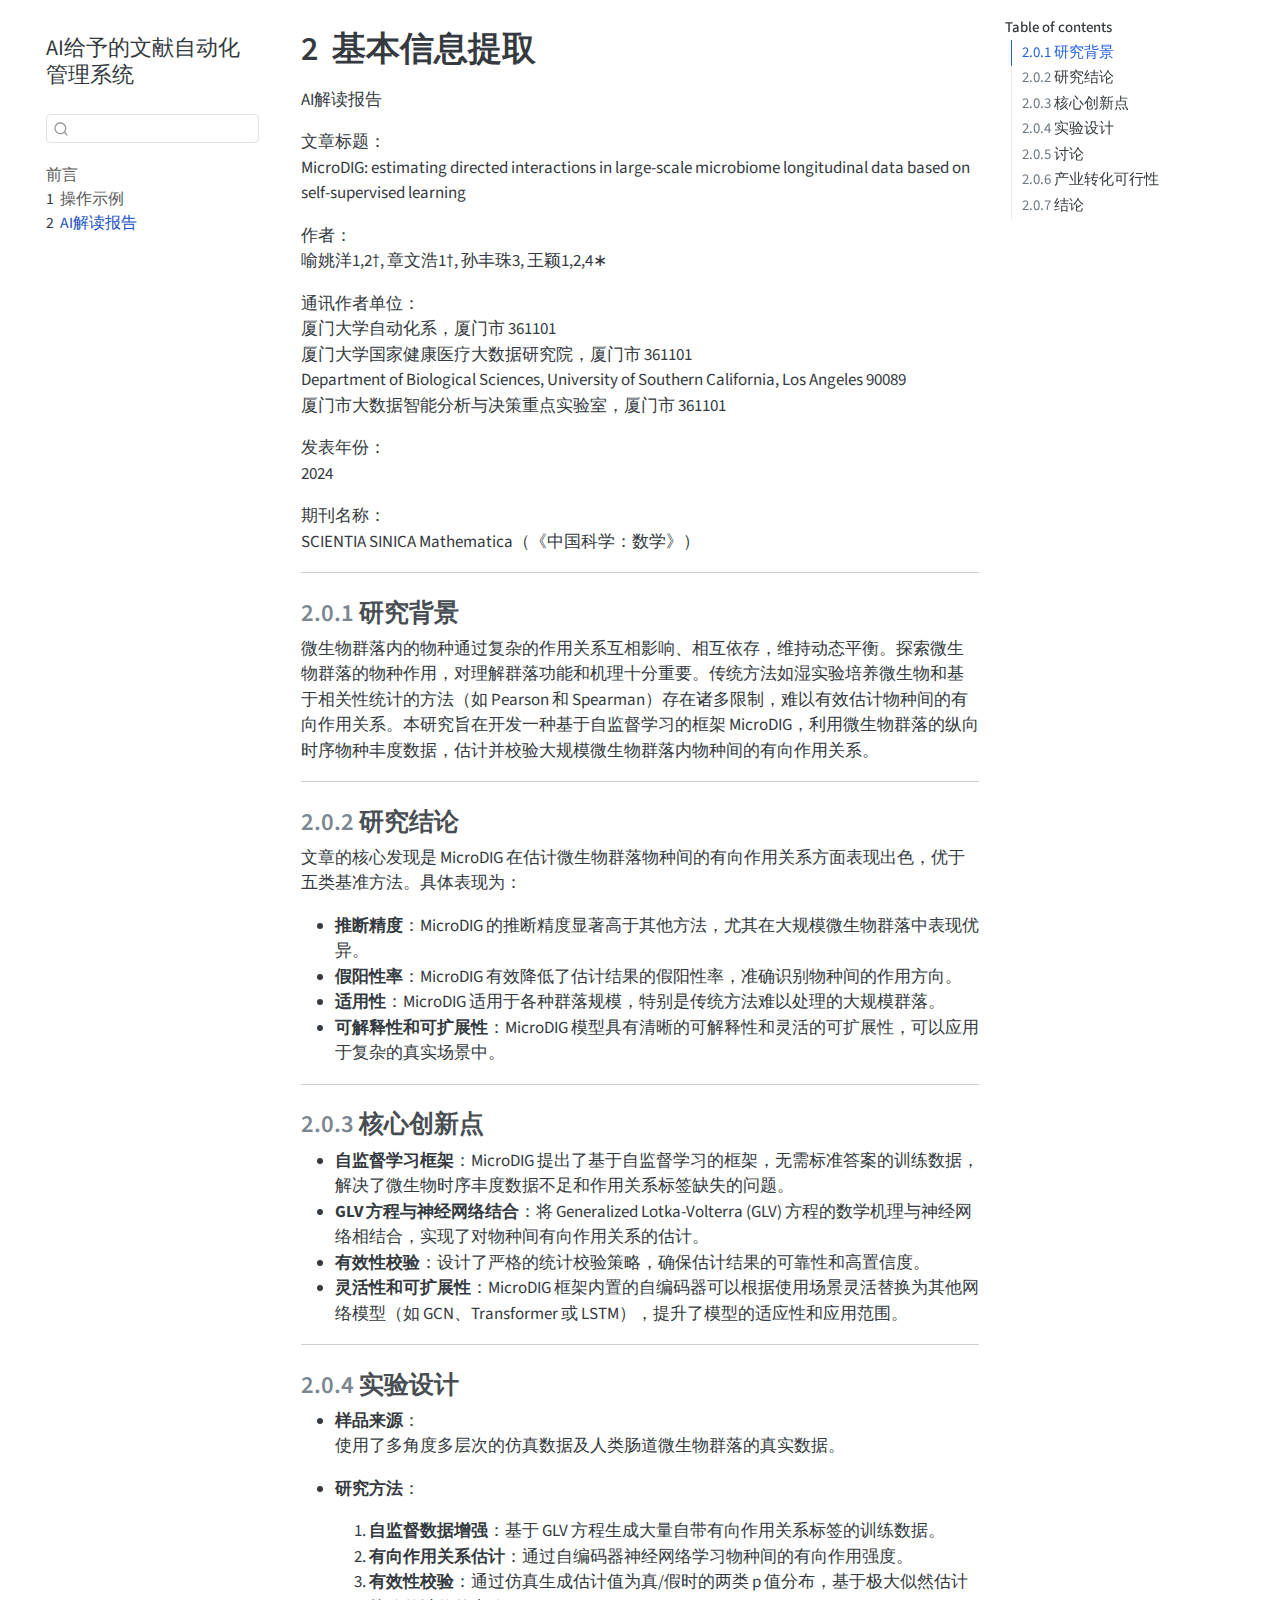
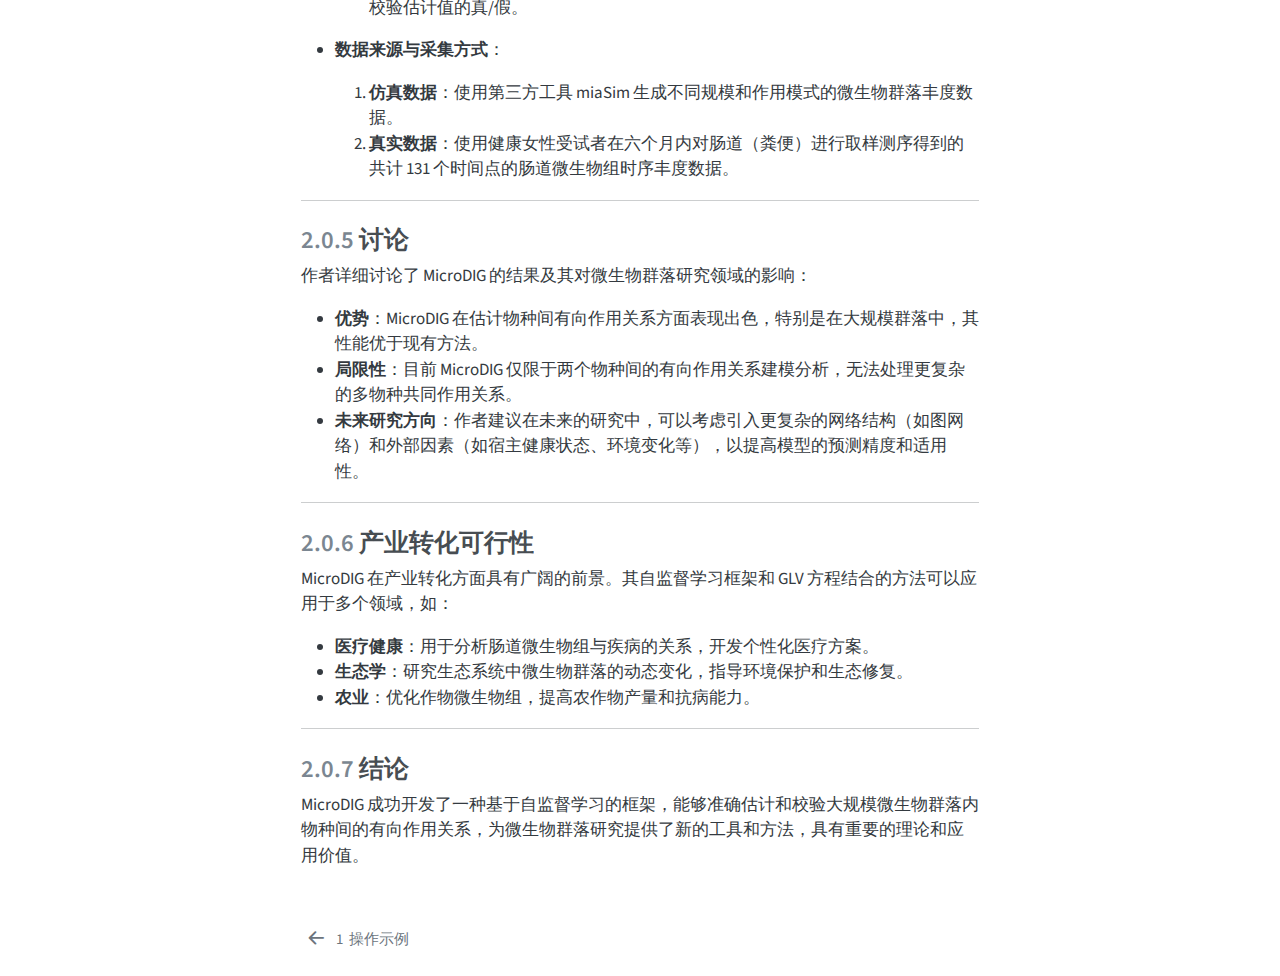
<file: _book/AI解读结果.html>
<!DOCTYPE html>
<html xmlns="http://www.w3.org/1999/xhtml" lang="en" xml:lang="en"><head>

<meta charset="utf-8">
<meta name="generator" content="quarto-1.6.40">

<meta name="viewport" content="width=device-width, initial-scale=1.0, user-scalable=yes">


<title>2&nbsp; 基本信息提取 – AI给予的文献自动化管理系统</title>
<style>
code{white-space: pre-wrap;}
span.smallcaps{font-variant: small-caps;}
div.columns{display: flex; gap: min(4vw, 1.5em);}
div.column{flex: auto; overflow-x: auto;}
div.hanging-indent{margin-left: 1.5em; text-indent: -1.5em;}
ul.task-list{list-style: none;}
ul.task-list li input[type="checkbox"] {
  width: 0.8em;
  margin: 0 0.8em 0.2em -1em; /* quarto-specific, see https://github.com/quarto-dev/quarto-cli/issues/4556 */ 
  vertical-align: middle;
}
</style>


<script src="site_libs/quarto-nav/quarto-nav.js"></script>
<script src="site_libs/quarto-nav/headroom.min.js"></script>
<script src="site_libs/clipboard/clipboard.min.js"></script>
<script src="site_libs/quarto-search/autocomplete.umd.js"></script>
<script src="site_libs/quarto-search/fuse.min.js"></script>
<script src="site_libs/quarto-search/quarto-search.js"></script>
<meta name="quarto:offset" content="./">
<link href="./AI-Zetora.html" rel="prev">
<script src="site_libs/quarto-html/quarto.js"></script>
<script src="site_libs/quarto-html/popper.min.js"></script>
<script src="site_libs/quarto-html/tippy.umd.min.js"></script>
<script src="site_libs/quarto-html/anchor.min.js"></script>
<link href="site_libs/quarto-html/tippy.css" rel="stylesheet">
<link href="site_libs/quarto-html/quarto-syntax-highlighting-549806ee2085284f45b00abea8c6df48.css" rel="stylesheet" id="quarto-text-highlighting-styles">
<script src="site_libs/bootstrap/bootstrap.min.js"></script>
<link href="site_libs/bootstrap/bootstrap-icons.css" rel="stylesheet">
<link href="site_libs/bootstrap/bootstrap-8da5b4427184b79ecddefad3d342027e.min.css" rel="stylesheet" append-hash="true" id="quarto-bootstrap" data-mode="light">
<script id="quarto-search-options" type="application/json">{
  "location": "sidebar",
  "copy-button": false,
  "collapse-after": 3,
  "panel-placement": "start",
  "type": "textbox",
  "limit": 50,
  "keyboard-shortcut": [
    "f",
    "/",
    "s"
  ],
  "show-item-context": false,
  "language": {
    "search-no-results-text": "No results",
    "search-matching-documents-text": "matching documents",
    "search-copy-link-title": "Copy link to search",
    "search-hide-matches-text": "Hide additional matches",
    "search-more-match-text": "more match in this document",
    "search-more-matches-text": "more matches in this document",
    "search-clear-button-title": "Clear",
    "search-text-placeholder": "",
    "search-detached-cancel-button-title": "Cancel",
    "search-submit-button-title": "Submit",
    "search-label": "Search"
  }
}</script>


</head>

<body class="nav-sidebar floating">

<div id="quarto-search-results"></div>
  <header id="quarto-header" class="headroom fixed-top">
  <nav class="quarto-secondary-nav">
    <div class="container-fluid d-flex">
      <button type="button" class="quarto-btn-toggle btn" data-bs-toggle="collapse" role="button" data-bs-target=".quarto-sidebar-collapse-item" aria-controls="quarto-sidebar" aria-expanded="false" aria-label="Toggle sidebar navigation" onclick="if (window.quartoToggleHeadroom) { window.quartoToggleHeadroom(); }">
        <i class="bi bi-layout-text-sidebar-reverse"></i>
      </button>
        <nav class="quarto-page-breadcrumbs" aria-label="breadcrumb"><ol class="breadcrumb"><li class="breadcrumb-item"><a href="./AI解读结果.html"><span class="chapter-number">2</span>&nbsp; <span class="chapter-title">AI解读报告</span></a></li></ol></nav>
        <a class="flex-grow-1" role="navigation" data-bs-toggle="collapse" data-bs-target=".quarto-sidebar-collapse-item" aria-controls="quarto-sidebar" aria-expanded="false" aria-label="Toggle sidebar navigation" onclick="if (window.quartoToggleHeadroom) { window.quartoToggleHeadroom(); }">      
        </a>
      <button type="button" class="btn quarto-search-button" aria-label="Search" onclick="window.quartoOpenSearch();">
        <i class="bi bi-search"></i>
      </button>
    </div>
  </nav>
</header>
<!-- content -->
<div id="quarto-content" class="quarto-container page-columns page-rows-contents page-layout-article">
<!-- sidebar -->
  <nav id="quarto-sidebar" class="sidebar collapse collapse-horizontal quarto-sidebar-collapse-item sidebar-navigation floating overflow-auto">
    <div class="pt-lg-2 mt-2 text-left sidebar-header">
    <div class="sidebar-title mb-0 py-0">
      <a href="./">AI给予的文献自动化管理系统</a> 
    </div>
      </div>
        <div class="mt-2 flex-shrink-0 align-items-center">
        <div class="sidebar-search">
        <div id="quarto-search" class="" title="Search"></div>
        </div>
        </div>
    <div class="sidebar-menu-container"> 
    <ul class="list-unstyled mt-1">
        <li class="sidebar-item">
  <div class="sidebar-item-container"> 
  <a href="./index.html" class="sidebar-item-text sidebar-link">
 <span class="menu-text">前言</span></a>
  </div>
</li>
        <li class="sidebar-item">
  <div class="sidebar-item-container"> 
  <a href="./AI-Zetora.html" class="sidebar-item-text sidebar-link">
 <span class="menu-text"><span class="chapter-number">1</span>&nbsp; <span class="chapter-title">操作示例</span></span></a>
  </div>
</li>
        <li class="sidebar-item">
  <div class="sidebar-item-container"> 
  <a href="./AI解读结果.html" class="sidebar-item-text sidebar-link active">
 <span class="menu-text"><span class="chapter-number">2</span>&nbsp; <span class="chapter-title">AI解读报告</span></span></a>
  </div>
</li>
    </ul>
    </div>
</nav>
<div id="quarto-sidebar-glass" class="quarto-sidebar-collapse-item" data-bs-toggle="collapse" data-bs-target=".quarto-sidebar-collapse-item"></div>
<!-- margin-sidebar -->
    <div id="quarto-margin-sidebar" class="sidebar margin-sidebar">
        <nav id="TOC" role="doc-toc" class="toc-active">
    <h2 id="toc-title">Table of contents</h2>
   
  <ul>
  <li><a href="#研究背景" id="toc-研究背景" class="nav-link active" data-scroll-target="#研究背景"><span class="header-section-number">2.0.1</span> 研究背景</a></li>
  <li><a href="#研究结论" id="toc-研究结论" class="nav-link" data-scroll-target="#研究结论"><span class="header-section-number">2.0.2</span> 研究结论</a></li>
  <li><a href="#核心创新点" id="toc-核心创新点" class="nav-link" data-scroll-target="#核心创新点"><span class="header-section-number">2.0.3</span> 核心创新点</a></li>
  <li><a href="#实验设计" id="toc-实验设计" class="nav-link" data-scroll-target="#实验设计"><span class="header-section-number">2.0.4</span> 实验设计</a></li>
  <li><a href="#讨论" id="toc-讨论" class="nav-link" data-scroll-target="#讨论"><span class="header-section-number">2.0.5</span> 讨论</a></li>
  <li><a href="#产业转化可行性" id="toc-产业转化可行性" class="nav-link" data-scroll-target="#产业转化可行性"><span class="header-section-number">2.0.6</span> 产业转化可行性</a></li>
  <li><a href="#结论" id="toc-结论" class="nav-link" data-scroll-target="#结论"><span class="header-section-number">2.0.7</span> 结论</a></li>
  </ul>
</nav>
    </div>
<!-- main -->
<main class="content" id="quarto-document-content">

<header id="title-block-header" class="quarto-title-block default">
<div class="quarto-title">
<h1 class="title"><span class="chapter-number">2</span>&nbsp; <span class="chapter-title">基本信息提取</span></h1>
</div>



<div class="quarto-title-meta">

    
  
    
  </div>
  


</header>


<p>AI解读报告</p>
<p>文章标题：<br>
MicroDIG: estimating directed interactions in large-scale microbiome longitudinal data based on self-supervised learning</p>
<p>作者：<br>
喻姚洋1,2†, 章文浩1†, 孙丰珠3, 王颖1,2,4∗</p>
<p>通讯作者单位：<br>
厦门大学自动化系，厦门市 361101<br>
厦门大学国家健康医疗大数据研究院，厦门市 361101<br>
Department of Biological Sciences, University of Southern California, Los Angeles 90089<br>
厦门市大数据智能分析与决策重点实验室，厦门市 361101</p>
<p>发表年份：<br>
2024</p>
<p>期刊名称：<br>
SCIENTIA SINICA Mathematica（《中国科学：数学》）</p>
<hr>
<section id="研究背景" class="level3" data-number="2.0.1">
<h3 data-number="2.0.1" class="anchored" data-anchor-id="研究背景"><span class="header-section-number">2.0.1</span> 研究背景</h3>
<p>微生物群落内的物种通过复杂的作用关系互相影响、相互依存，维持动态平衡。探索微生物群落的物种作用，对理解群落功能和机理十分重要。传统方法如湿实验培养微生物和基于相关性统计的方法（如 Pearson 和 Spearman）存在诸多限制，难以有效估计物种间的有向作用关系。本研究旨在开发一种基于自监督学习的框架 MicroDIG，利用微生物群落的纵向时序物种丰度数据，估计并校验大规模微生物群落内物种间的有向作用关系。</p>
<hr>
</section>
<section id="研究结论" class="level3" data-number="2.0.2">
<h3 data-number="2.0.2" class="anchored" data-anchor-id="研究结论"><span class="header-section-number">2.0.2</span> 研究结论</h3>
<p>文章的核心发现是 MicroDIG 在估计微生物群落物种间的有向作用关系方面表现出色，优于五类基准方法。具体表现为：</p>
<ul>
<li><strong>推断精度</strong>：MicroDIG 的推断精度显著高于其他方法，尤其在大规模微生物群落中表现优异。</li>
<li><strong>假阳性率</strong>：MicroDIG 有效降低了估计结果的假阳性率，准确识别物种间的作用方向。</li>
<li><strong>适用性</strong>：MicroDIG 适用于各种群落规模，特别是传统方法难以处理的大规模群落。</li>
<li><strong>可解释性和可扩展性</strong>：MicroDIG 模型具有清晰的可解释性和灵活的可扩展性，可以应用于复杂的真实场景中。</li>
</ul>
<hr>
</section>
<section id="核心创新点" class="level3" data-number="2.0.3">
<h3 data-number="2.0.3" class="anchored" data-anchor-id="核心创新点"><span class="header-section-number">2.0.3</span> 核心创新点</h3>
<ul>
<li><strong>自监督学习框架</strong>：MicroDIG 提出了基于自监督学习的框架，无需标准答案的训练数据，解决了微生物时序丰度数据不足和作用关系标签缺失的问题。</li>
<li><strong>GLV 方程与神经网络结合</strong>：将 Generalized Lotka-Volterra (GLV) 方程的数学机理与神经网络相结合，实现了对物种间有向作用关系的估计。</li>
<li><strong>有效性校验</strong>：设计了严格的统计校验策略，确保估计结果的可靠性和高置信度。</li>
<li><strong>灵活性和可扩展性</strong>：MicroDIG 框架内置的自编码器可以根据使用场景灵活替换为其他网络模型（如 GCN、Transformer 或 LSTM），提升了模型的适应性和应用范围。</li>
</ul>
<hr>
</section>
<section id="实验设计" class="level3" data-number="2.0.4">
<h3 data-number="2.0.4" class="anchored" data-anchor-id="实验设计"><span class="header-section-number">2.0.4</span> 实验设计</h3>
<ul>
<li><p><strong>样品来源</strong>：<br>
使用了多角度多层次的仿真数据及人类肠道微生物群落的真实数据。</p></li>
<li><p><strong>研究方法</strong>：</p>
<ol type="1">
<li><strong>自监督数据增强</strong>：基于 GLV 方程生成大量自带有向作用关系标签的训练数据。</li>
<li><strong>有向作用关系估计</strong>：通过自编码器神经网络学习物种间的有向作用强度。</li>
<li><strong>有效性校验</strong>：通过仿真生成估计值为真/假时的两类 p 值分布，基于极大似然估计校验估计值的真/假。</li>
</ol></li>
<li><p><strong>数据来源与采集方式</strong>：</p>
<ol type="1">
<li><strong>仿真数据</strong>：使用第三方工具 miaSim 生成不同规模和作用模式的微生物群落丰度数据。</li>
<li><strong>真实数据</strong>：使用健康女性受试者在六个月内对肠道（粪便）进行取样测序得到的共计 131 个时间点的肠道微生物组时序丰度数据。</li>
</ol></li>
</ul>
<hr>
</section>
<section id="讨论" class="level3" data-number="2.0.5">
<h3 data-number="2.0.5" class="anchored" data-anchor-id="讨论"><span class="header-section-number">2.0.5</span> 讨论</h3>
<p>作者详细讨论了 MicroDIG 的结果及其对微生物群落研究领域的影响：</p>
<ul>
<li><strong>优势</strong>：MicroDIG 在估计物种间有向作用关系方面表现出色，特别是在大规模群落中，其性能优于现有方法。</li>
<li><strong>局限性</strong>：目前 MicroDIG 仅限于两个物种间的有向作用关系建模分析，无法处理更复杂的多物种共同作用关系。</li>
<li><strong>未来研究方向</strong>：作者建议在未来的研究中，可以考虑引入更复杂的网络结构（如图网络）和外部因素（如宿主健康状态、环境变化等），以提高模型的预测精度和适用性。</li>
</ul>
<hr>
</section>
<section id="产业转化可行性" class="level3" data-number="2.0.6">
<h3 data-number="2.0.6" class="anchored" data-anchor-id="产业转化可行性"><span class="header-section-number">2.0.6</span> 产业转化可行性</h3>
<p>MicroDIG 在产业转化方面具有广阔的前景。其自监督学习框架和 GLV 方程结合的方法可以应用于多个领域，如：</p>
<ul>
<li><strong>医疗健康</strong>：用于分析肠道微生物组与疾病的关系，开发个性化医疗方案。</li>
<li><strong>生态学</strong>：研究生态系统中微生物群落的动态变化，指导环境保护和生态修复。</li>
<li><strong>农业</strong>：优化作物微生物组，提高农作物产量和抗病能力。</li>
</ul>
<hr>
</section>
<section id="结论" class="level3" data-number="2.0.7">
<h3 data-number="2.0.7" class="anchored" data-anchor-id="结论"><span class="header-section-number">2.0.7</span> 结论</h3>
<p>MicroDIG 成功开发了一种基于自监督学习的框架，能够准确估计和校验大规模微生物群落内物种间的有向作用关系，为微生物群落研究提供了新的工具和方法，具有重要的理论和应用价值。</p>


</section>

</main> <!-- /main -->
<script id="quarto-html-after-body" type="application/javascript">
window.document.addEventListener("DOMContentLoaded", function (event) {
  const toggleBodyColorMode = (bsSheetEl) => {
    const mode = bsSheetEl.getAttribute("data-mode");
    const bodyEl = window.document.querySelector("body");
    if (mode === "dark") {
      bodyEl.classList.add("quarto-dark");
      bodyEl.classList.remove("quarto-light");
    } else {
      bodyEl.classList.add("quarto-light");
      bodyEl.classList.remove("quarto-dark");
    }
  }
  const toggleBodyColorPrimary = () => {
    const bsSheetEl = window.document.querySelector("link#quarto-bootstrap");
    if (bsSheetEl) {
      toggleBodyColorMode(bsSheetEl);
    }
  }
  toggleBodyColorPrimary();  
  const icon = "";
  const anchorJS = new window.AnchorJS();
  anchorJS.options = {
    placement: 'right',
    icon: icon
  };
  anchorJS.add('.anchored');
  const isCodeAnnotation = (el) => {
    for (const clz of el.classList) {
      if (clz.startsWith('code-annotation-')) {                     
        return true;
      }
    }
    return false;
  }
  const onCopySuccess = function(e) {
    // button target
    const button = e.trigger;
    // don't keep focus
    button.blur();
    // flash "checked"
    button.classList.add('code-copy-button-checked');
    var currentTitle = button.getAttribute("title");
    button.setAttribute("title", "Copied!");
    let tooltip;
    if (window.bootstrap) {
      button.setAttribute("data-bs-toggle", "tooltip");
      button.setAttribute("data-bs-placement", "left");
      button.setAttribute("data-bs-title", "Copied!");
      tooltip = new bootstrap.Tooltip(button, 
        { trigger: "manual", 
          customClass: "code-copy-button-tooltip",
          offset: [0, -8]});
      tooltip.show();    
    }
    setTimeout(function() {
      if (tooltip) {
        tooltip.hide();
        button.removeAttribute("data-bs-title");
        button.removeAttribute("data-bs-toggle");
        button.removeAttribute("data-bs-placement");
      }
      button.setAttribute("title", currentTitle);
      button.classList.remove('code-copy-button-checked');
    }, 1000);
    // clear code selection
    e.clearSelection();
  }
  const getTextToCopy = function(trigger) {
      const codeEl = trigger.previousElementSibling.cloneNode(true);
      for (const childEl of codeEl.children) {
        if (isCodeAnnotation(childEl)) {
          childEl.remove();
        }
      }
      return codeEl.innerText;
  }
  const clipboard = new window.ClipboardJS('.code-copy-button:not([data-in-quarto-modal])', {
    text: getTextToCopy
  });
  clipboard.on('success', onCopySuccess);
  if (window.document.getElementById('quarto-embedded-source-code-modal')) {
    const clipboardModal = new window.ClipboardJS('.code-copy-button[data-in-quarto-modal]', {
      text: getTextToCopy,
      container: window.document.getElementById('quarto-embedded-source-code-modal')
    });
    clipboardModal.on('success', onCopySuccess);
  }
    var localhostRegex = new RegExp(/^(?:http|https):\/\/localhost\:?[0-9]*\//);
    var mailtoRegex = new RegExp(/^mailto:/);
      var filterRegex = new RegExp('/' + window.location.host + '/');
    var isInternal = (href) => {
        return filterRegex.test(href) || localhostRegex.test(href) || mailtoRegex.test(href);
    }
    // Inspect non-navigation links and adorn them if external
 	var links = window.document.querySelectorAll('a[href]:not(.nav-link):not(.navbar-brand):not(.toc-action):not(.sidebar-link):not(.sidebar-item-toggle):not(.pagination-link):not(.no-external):not([aria-hidden]):not(.dropdown-item):not(.quarto-navigation-tool):not(.about-link)');
    for (var i=0; i<links.length; i++) {
      const link = links[i];
      if (!isInternal(link.href)) {
        // undo the damage that might have been done by quarto-nav.js in the case of
        // links that we want to consider external
        if (link.dataset.originalHref !== undefined) {
          link.href = link.dataset.originalHref;
        }
      }
    }
  function tippyHover(el, contentFn, onTriggerFn, onUntriggerFn) {
    const config = {
      allowHTML: true,
      maxWidth: 500,
      delay: 100,
      arrow: false,
      appendTo: function(el) {
          return el.parentElement;
      },
      interactive: true,
      interactiveBorder: 10,
      theme: 'quarto',
      placement: 'bottom-start',
    };
    if (contentFn) {
      config.content = contentFn;
    }
    if (onTriggerFn) {
      config.onTrigger = onTriggerFn;
    }
    if (onUntriggerFn) {
      config.onUntrigger = onUntriggerFn;
    }
    window.tippy(el, config); 
  }
  const noterefs = window.document.querySelectorAll('a[role="doc-noteref"]');
  for (var i=0; i<noterefs.length; i++) {
    const ref = noterefs[i];
    tippyHover(ref, function() {
      // use id or data attribute instead here
      let href = ref.getAttribute('data-footnote-href') || ref.getAttribute('href');
      try { href = new URL(href).hash; } catch {}
      const id = href.replace(/^#\/?/, "");
      const note = window.document.getElementById(id);
      if (note) {
        return note.innerHTML;
      } else {
        return "";
      }
    });
  }
  const xrefs = window.document.querySelectorAll('a.quarto-xref');
  const processXRef = (id, note) => {
    // Strip column container classes
    const stripColumnClz = (el) => {
      el.classList.remove("page-full", "page-columns");
      if (el.children) {
        for (const child of el.children) {
          stripColumnClz(child);
        }
      }
    }
    stripColumnClz(note)
    if (id === null || id.startsWith('sec-')) {
      // Special case sections, only their first couple elements
      const container = document.createElement("div");
      if (note.children && note.children.length > 2) {
        container.appendChild(note.children[0].cloneNode(true));
        for (let i = 1; i < note.children.length; i++) {
          const child = note.children[i];
          if (child.tagName === "P" && child.innerText === "") {
            continue;
          } else {
            container.appendChild(child.cloneNode(true));
            break;
          }
        }
        if (window.Quarto?.typesetMath) {
          window.Quarto.typesetMath(container);
        }
        return container.innerHTML
      } else {
        if (window.Quarto?.typesetMath) {
          window.Quarto.typesetMath(note);
        }
        return note.innerHTML;
      }
    } else {
      // Remove any anchor links if they are present
      const anchorLink = note.querySelector('a.anchorjs-link');
      if (anchorLink) {
        anchorLink.remove();
      }
      if (window.Quarto?.typesetMath) {
        window.Quarto.typesetMath(note);
      }
      if (note.classList.contains("callout")) {
        return note.outerHTML;
      } else {
        return note.innerHTML;
      }
    }
  }
  for (var i=0; i<xrefs.length; i++) {
    const xref = xrefs[i];
    tippyHover(xref, undefined, function(instance) {
      instance.disable();
      let url = xref.getAttribute('href');
      let hash = undefined; 
      if (url.startsWith('#')) {
        hash = url;
      } else {
        try { hash = new URL(url).hash; } catch {}
      }
      if (hash) {
        const id = hash.replace(/^#\/?/, "");
        const note = window.document.getElementById(id);
        if (note !== null) {
          try {
            const html = processXRef(id, note.cloneNode(true));
            instance.setContent(html);
          } finally {
            instance.enable();
            instance.show();
          }
        } else {
          // See if we can fetch this
          fetch(url.split('#')[0])
          .then(res => res.text())
          .then(html => {
            const parser = new DOMParser();
            const htmlDoc = parser.parseFromString(html, "text/html");
            const note = htmlDoc.getElementById(id);
            if (note !== null) {
              const html = processXRef(id, note);
              instance.setContent(html);
            } 
          }).finally(() => {
            instance.enable();
            instance.show();
          });
        }
      } else {
        // See if we can fetch a full url (with no hash to target)
        // This is a special case and we should probably do some content thinning / targeting
        fetch(url)
        .then(res => res.text())
        .then(html => {
          const parser = new DOMParser();
          const htmlDoc = parser.parseFromString(html, "text/html");
          const note = htmlDoc.querySelector('main.content');
          if (note !== null) {
            // This should only happen for chapter cross references
            // (since there is no id in the URL)
            // remove the first header
            if (note.children.length > 0 && note.children[0].tagName === "HEADER") {
              note.children[0].remove();
            }
            const html = processXRef(null, note);
            instance.setContent(html);
          } 
        }).finally(() => {
          instance.enable();
          instance.show();
        });
      }
    }, function(instance) {
    });
  }
      let selectedAnnoteEl;
      const selectorForAnnotation = ( cell, annotation) => {
        let cellAttr = 'data-code-cell="' + cell + '"';
        let lineAttr = 'data-code-annotation="' +  annotation + '"';
        const selector = 'span[' + cellAttr + '][' + lineAttr + ']';
        return selector;
      }
      const selectCodeLines = (annoteEl) => {
        const doc = window.document;
        const targetCell = annoteEl.getAttribute("data-target-cell");
        const targetAnnotation = annoteEl.getAttribute("data-target-annotation");
        const annoteSpan = window.document.querySelector(selectorForAnnotation(targetCell, targetAnnotation));
        const lines = annoteSpan.getAttribute("data-code-lines").split(",");
        const lineIds = lines.map((line) => {
          return targetCell + "-" + line;
        })
        let top = null;
        let height = null;
        let parent = null;
        if (lineIds.length > 0) {
            //compute the position of the single el (top and bottom and make a div)
            const el = window.document.getElementById(lineIds[0]);
            top = el.offsetTop;
            height = el.offsetHeight;
            parent = el.parentElement.parentElement;
          if (lineIds.length > 1) {
            const lastEl = window.document.getElementById(lineIds[lineIds.length - 1]);
            const bottom = lastEl.offsetTop + lastEl.offsetHeight;
            height = bottom - top;
          }
          if (top !== null && height !== null && parent !== null) {
            // cook up a div (if necessary) and position it 
            let div = window.document.getElementById("code-annotation-line-highlight");
            if (div === null) {
              div = window.document.createElement("div");
              div.setAttribute("id", "code-annotation-line-highlight");
              div.style.position = 'absolute';
              parent.appendChild(div);
            }
            div.style.top = top - 2 + "px";
            div.style.height = height + 4 + "px";
            div.style.left = 0;
            let gutterDiv = window.document.getElementById("code-annotation-line-highlight-gutter");
            if (gutterDiv === null) {
              gutterDiv = window.document.createElement("div");
              gutterDiv.setAttribute("id", "code-annotation-line-highlight-gutter");
              gutterDiv.style.position = 'absolute';
              const codeCell = window.document.getElementById(targetCell);
              const gutter = codeCell.querySelector('.code-annotation-gutter');
              gutter.appendChild(gutterDiv);
            }
            gutterDiv.style.top = top - 2 + "px";
            gutterDiv.style.height = height + 4 + "px";
          }
          selectedAnnoteEl = annoteEl;
        }
      };
      const unselectCodeLines = () => {
        const elementsIds = ["code-annotation-line-highlight", "code-annotation-line-highlight-gutter"];
        elementsIds.forEach((elId) => {
          const div = window.document.getElementById(elId);
          if (div) {
            div.remove();
          }
        });
        selectedAnnoteEl = undefined;
      };
        // Handle positioning of the toggle
    window.addEventListener(
      "resize",
      throttle(() => {
        elRect = undefined;
        if (selectedAnnoteEl) {
          selectCodeLines(selectedAnnoteEl);
        }
      }, 10)
    );
    function throttle(fn, ms) {
    let throttle = false;
    let timer;
      return (...args) => {
        if(!throttle) { // first call gets through
            fn.apply(this, args);
            throttle = true;
        } else { // all the others get throttled
            if(timer) clearTimeout(timer); // cancel #2
            timer = setTimeout(() => {
              fn.apply(this, args);
              timer = throttle = false;
            }, ms);
        }
      };
    }
      // Attach click handler to the DT
      const annoteDls = window.document.querySelectorAll('dt[data-target-cell]');
      for (const annoteDlNode of annoteDls) {
        annoteDlNode.addEventListener('click', (event) => {
          const clickedEl = event.target;
          if (clickedEl !== selectedAnnoteEl) {
            unselectCodeLines();
            const activeEl = window.document.querySelector('dt[data-target-cell].code-annotation-active');
            if (activeEl) {
              activeEl.classList.remove('code-annotation-active');
            }
            selectCodeLines(clickedEl);
            clickedEl.classList.add('code-annotation-active');
          } else {
            // Unselect the line
            unselectCodeLines();
            clickedEl.classList.remove('code-annotation-active');
          }
        });
      }
  const findCites = (el) => {
    const parentEl = el.parentElement;
    if (parentEl) {
      const cites = parentEl.dataset.cites;
      if (cites) {
        return {
          el,
          cites: cites.split(' ')
        };
      } else {
        return findCites(el.parentElement)
      }
    } else {
      return undefined;
    }
  };
  var bibliorefs = window.document.querySelectorAll('a[role="doc-biblioref"]');
  for (var i=0; i<bibliorefs.length; i++) {
    const ref = bibliorefs[i];
    const citeInfo = findCites(ref);
    if (citeInfo) {
      tippyHover(citeInfo.el, function() {
        var popup = window.document.createElement('div');
        citeInfo.cites.forEach(function(cite) {
          var citeDiv = window.document.createElement('div');
          citeDiv.classList.add('hanging-indent');
          citeDiv.classList.add('csl-entry');
          var biblioDiv = window.document.getElementById('ref-' + cite);
          if (biblioDiv) {
            citeDiv.innerHTML = biblioDiv.innerHTML;
          }
          popup.appendChild(citeDiv);
        });
        return popup.innerHTML;
      });
    }
  }
});
</script>
<nav class="page-navigation">
  <div class="nav-page nav-page-previous">
      <a href="./AI-Zetora.html" class="pagination-link" aria-label="操作示例">
        <i class="bi bi-arrow-left-short"></i> <span class="nav-page-text"><span class="chapter-number">1</span>&nbsp; <span class="chapter-title">操作示例</span></span>
      </a>          
  </div>
  <div class="nav-page nav-page-next">
  </div>
</nav>
</div> <!-- /content -->




</body></html>
</file>
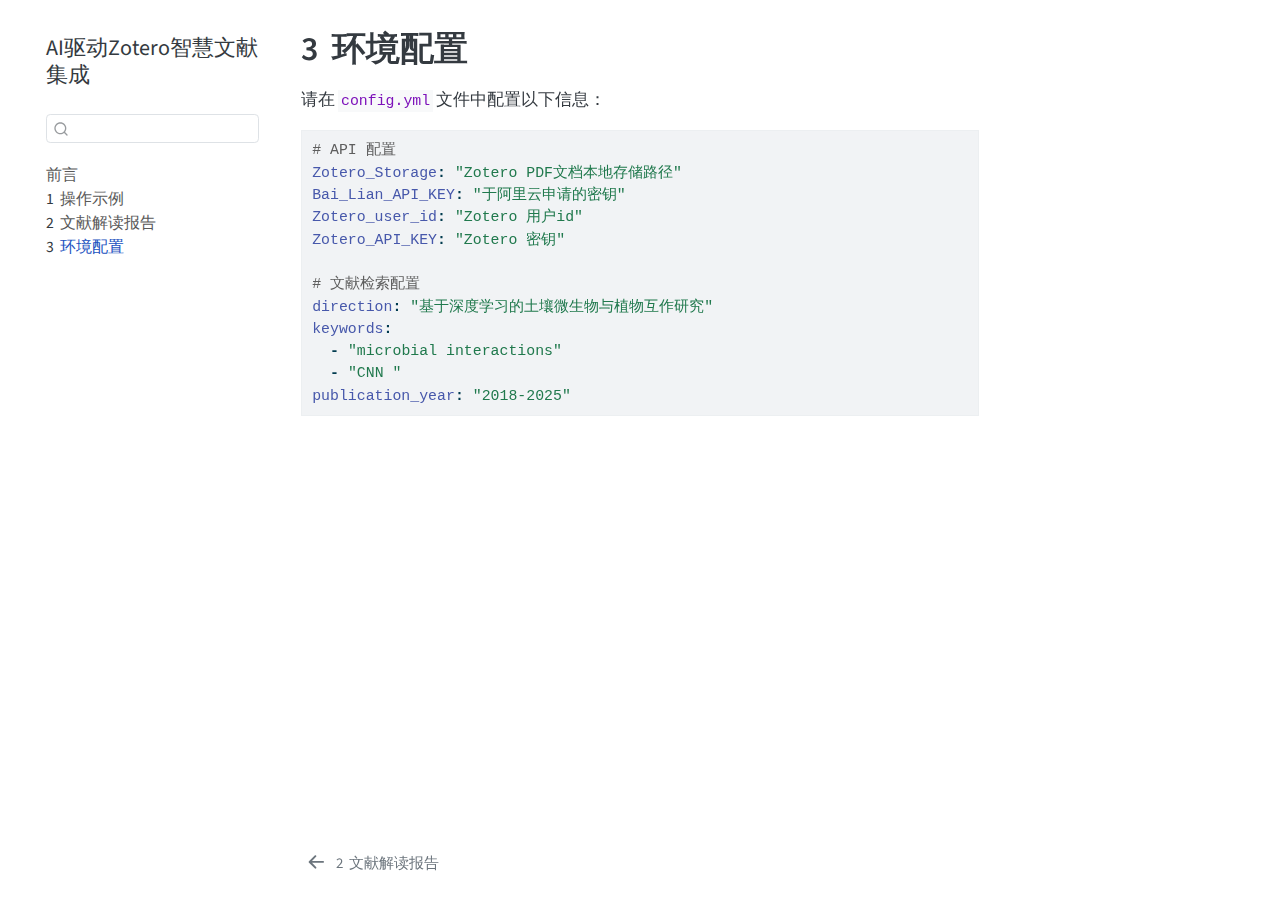
<file: _book/env.html>
<!DOCTYPE html>
<html xmlns="http://www.w3.org/1999/xhtml" lang="en" xml:lang="en"><head>

<meta charset="utf-8">
<meta name="generator" content="quarto-1.6.40">

<meta name="viewport" content="width=device-width, initial-scale=1.0, user-scalable=yes">


<title>3&nbsp; 环境配置 – AI驱动Zotero智慧文献集成</title>
<style>
code{white-space: pre-wrap;}
span.smallcaps{font-variant: small-caps;}
div.columns{display: flex; gap: min(4vw, 1.5em);}
div.column{flex: auto; overflow-x: auto;}
div.hanging-indent{margin-left: 1.5em; text-indent: -1.5em;}
ul.task-list{list-style: none;}
ul.task-list li input[type="checkbox"] {
  width: 0.8em;
  margin: 0 0.8em 0.2em -1em; /* quarto-specific, see https://github.com/quarto-dev/quarto-cli/issues/4556 */ 
  vertical-align: middle;
}
/* CSS for syntax highlighting */
pre > code.sourceCode { white-space: pre; position: relative; }
pre > code.sourceCode > span { line-height: 1.25; }
pre > code.sourceCode > span:empty { height: 1.2em; }
.sourceCode { overflow: visible; }
code.sourceCode > span { color: inherit; text-decoration: inherit; }
div.sourceCode { margin: 1em 0; }
pre.sourceCode { margin: 0; }
@media screen {
div.sourceCode { overflow: auto; }
}
@media print {
pre > code.sourceCode { white-space: pre-wrap; }
pre > code.sourceCode > span { display: inline-block; text-indent: -5em; padding-left: 5em; }
}
pre.numberSource code
  { counter-reset: source-line 0; }
pre.numberSource code > span
  { position: relative; left: -4em; counter-increment: source-line; }
pre.numberSource code > span > a:first-child::before
  { content: counter(source-line);
    position: relative; left: -1em; text-align: right; vertical-align: baseline;
    border: none; display: inline-block;
    -webkit-touch-callout: none; -webkit-user-select: none;
    -khtml-user-select: none; -moz-user-select: none;
    -ms-user-select: none; user-select: none;
    padding: 0 4px; width: 4em;
  }
pre.numberSource { margin-left: 3em;  padding-left: 4px; }
div.sourceCode
  {   }
@media screen {
pre > code.sourceCode > span > a:first-child::before { text-decoration: underline; }
}
</style>


<script src="site_libs/quarto-nav/quarto-nav.js"></script>
<script src="site_libs/quarto-nav/headroom.min.js"></script>
<script src="site_libs/clipboard/clipboard.min.js"></script>
<script src="site_libs/quarto-search/autocomplete.umd.js"></script>
<script src="site_libs/quarto-search/fuse.min.js"></script>
<script src="site_libs/quarto-search/quarto-search.js"></script>
<meta name="quarto:offset" content="./">
<link href="./file-fe-fQhUAzZa0hHekgRXwxPZIAjx.html" rel="prev">
<script src="site_libs/quarto-html/quarto.js"></script>
<script src="site_libs/quarto-html/popper.min.js"></script>
<script src="site_libs/quarto-html/tippy.umd.min.js"></script>
<script src="site_libs/quarto-html/anchor.min.js"></script>
<link href="site_libs/quarto-html/tippy.css" rel="stylesheet">
<link href="site_libs/quarto-html/quarto-syntax-highlighting-549806ee2085284f45b00abea8c6df48.css" rel="stylesheet" id="quarto-text-highlighting-styles">
<script src="site_libs/bootstrap/bootstrap.min.js"></script>
<link href="site_libs/bootstrap/bootstrap-icons.css" rel="stylesheet">
<link href="site_libs/bootstrap/bootstrap-8da5b4427184b79ecddefad3d342027e.min.css" rel="stylesheet" append-hash="true" id="quarto-bootstrap" data-mode="light">
<script id="quarto-search-options" type="application/json">{
  "location": "sidebar",
  "copy-button": false,
  "collapse-after": 3,
  "panel-placement": "start",
  "type": "textbox",
  "limit": 50,
  "keyboard-shortcut": [
    "f",
    "/",
    "s"
  ],
  "show-item-context": false,
  "language": {
    "search-no-results-text": "No results",
    "search-matching-documents-text": "matching documents",
    "search-copy-link-title": "Copy link to search",
    "search-hide-matches-text": "Hide additional matches",
    "search-more-match-text": "more match in this document",
    "search-more-matches-text": "more matches in this document",
    "search-clear-button-title": "Clear",
    "search-text-placeholder": "",
    "search-detached-cancel-button-title": "Cancel",
    "search-submit-button-title": "Submit",
    "search-label": "Search"
  }
}</script>


</head>

<body class="nav-sidebar floating">

<div id="quarto-search-results"></div>
  <header id="quarto-header" class="headroom fixed-top">
  <nav class="quarto-secondary-nav">
    <div class="container-fluid d-flex">
      <button type="button" class="quarto-btn-toggle btn" data-bs-toggle="collapse" role="button" data-bs-target=".quarto-sidebar-collapse-item" aria-controls="quarto-sidebar" aria-expanded="false" aria-label="Toggle sidebar navigation" onclick="if (window.quartoToggleHeadroom) { window.quartoToggleHeadroom(); }">
        <i class="bi bi-layout-text-sidebar-reverse"></i>
      </button>
        <nav class="quarto-page-breadcrumbs" aria-label="breadcrumb"><ol class="breadcrumb"><li class="breadcrumb-item"><a href="./env.html"><span class="chapter-number">3</span>&nbsp; <span class="chapter-title">环境配置</span></a></li></ol></nav>
        <a class="flex-grow-1" role="navigation" data-bs-toggle="collapse" data-bs-target=".quarto-sidebar-collapse-item" aria-controls="quarto-sidebar" aria-expanded="false" aria-label="Toggle sidebar navigation" onclick="if (window.quartoToggleHeadroom) { window.quartoToggleHeadroom(); }">      
        </a>
      <button type="button" class="btn quarto-search-button" aria-label="Search" onclick="window.quartoOpenSearch();">
        <i class="bi bi-search"></i>
      </button>
    </div>
  </nav>
</header>
<!-- content -->
<div id="quarto-content" class="quarto-container page-columns page-rows-contents page-layout-article">
<!-- sidebar -->
  <nav id="quarto-sidebar" class="sidebar collapse collapse-horizontal quarto-sidebar-collapse-item sidebar-navigation floating overflow-auto">
    <div class="pt-lg-2 mt-2 text-left sidebar-header">
    <div class="sidebar-title mb-0 py-0">
      <a href="./">AI驱动Zotero智慧文献集成</a> 
    </div>
      </div>
        <div class="mt-2 flex-shrink-0 align-items-center">
        <div class="sidebar-search">
        <div id="quarto-search" class="" title="Search"></div>
        </div>
        </div>
    <div class="sidebar-menu-container"> 
    <ul class="list-unstyled mt-1">
        <li class="sidebar-item">
  <div class="sidebar-item-container"> 
  <a href="./index.html" class="sidebar-item-text sidebar-link">
 <span class="menu-text">前言</span></a>
  </div>
</li>
        <li class="sidebar-item">
  <div class="sidebar-item-container"> 
  <a href="./AI-Zotero.html" class="sidebar-item-text sidebar-link">
 <span class="menu-text"><span class="chapter-number">1</span>&nbsp; <span class="chapter-title">操作示例</span></span></a>
  </div>
</li>
        <li class="sidebar-item">
  <div class="sidebar-item-container"> 
  <a href="./file-fe-fQhUAzZa0hHekgRXwxPZIAjx.html" class="sidebar-item-text sidebar-link">
 <span class="menu-text"><span class="chapter-number">2</span>&nbsp; <span class="chapter-title">文献解读报告</span></span></a>
  </div>
</li>
        <li class="sidebar-item">
  <div class="sidebar-item-container"> 
  <a href="./env.html" class="sidebar-item-text sidebar-link active">
 <span class="menu-text"><span class="chapter-number">3</span>&nbsp; <span class="chapter-title">环境配置</span></span></a>
  </div>
</li>
    </ul>
    </div>
</nav>
<div id="quarto-sidebar-glass" class="quarto-sidebar-collapse-item" data-bs-toggle="collapse" data-bs-target=".quarto-sidebar-collapse-item"></div>
<!-- margin-sidebar -->
    <div id="quarto-margin-sidebar" class="sidebar margin-sidebar zindex-bottom">
        
    </div>
<!-- main -->
<main class="content" id="quarto-document-content">

<header id="title-block-header" class="quarto-title-block default">
<div class="quarto-title">
<h1 class="title"><span class="chapter-number">3</span>&nbsp; <span class="chapter-title">环境配置</span></h1>
</div>



<div class="quarto-title-meta">

    
  
    
  </div>
  


</header>


<p>请在 <code>config.yml</code> 文件中配置以下信息：</p>
<div class="sourceCode" id="cb1"><pre class="sourceCode yaml code-with-copy"><code class="sourceCode yaml"><span id="cb1-1"><a href="#cb1-1" aria-hidden="true" tabindex="-1"></a><span class="co"># API 配置</span></span>
<span id="cb1-2"><a href="#cb1-2" aria-hidden="true" tabindex="-1"></a><span class="fu">Zotero_Storage</span><span class="kw">:</span><span class="at"> </span><span class="st">"Zotero PDF文档本地存储路径"</span><span class="at">   </span></span>
<span id="cb1-3"><a href="#cb1-3" aria-hidden="true" tabindex="-1"></a><span class="fu">Bai_Lian_API_KEY</span><span class="kw">:</span><span class="at"> </span><span class="st">"于阿里云申请的密钥"</span></span>
<span id="cb1-4"><a href="#cb1-4" aria-hidden="true" tabindex="-1"></a><span class="fu">Zotero_user_id</span><span class="kw">:</span><span class="at"> </span><span class="st">"Zotero 用户id"</span></span>
<span id="cb1-5"><a href="#cb1-5" aria-hidden="true" tabindex="-1"></a><span class="fu">Zotero_API_KEY</span><span class="kw">:</span><span class="at"> </span><span class="st">"Zotero 密钥"</span></span>
<span id="cb1-6"><a href="#cb1-6" aria-hidden="true" tabindex="-1"></a></span>
<span id="cb1-7"><a href="#cb1-7" aria-hidden="true" tabindex="-1"></a><span class="co"># 文献检索配置</span></span>
<span id="cb1-8"><a href="#cb1-8" aria-hidden="true" tabindex="-1"></a><span class="fu">direction</span><span class="kw">:</span><span class="at"> </span><span class="st">"基于深度学习的土壤微生物与植物互作研究"</span></span>
<span id="cb1-9"><a href="#cb1-9" aria-hidden="true" tabindex="-1"></a><span class="fu">keywords</span><span class="kw">:</span></span>
<span id="cb1-10"><a href="#cb1-10" aria-hidden="true" tabindex="-1"></a><span class="at">  </span><span class="kw">-</span><span class="at"> </span><span class="st">"microbial interactions"</span></span>
<span id="cb1-11"><a href="#cb1-11" aria-hidden="true" tabindex="-1"></a><span class="at">  </span><span class="kw">-</span><span class="at"> </span><span class="st">"CNN "</span></span>
<span id="cb1-12"><a href="#cb1-12" aria-hidden="true" tabindex="-1"></a><span class="fu">publication_year</span><span class="kw">:</span><span class="at"> </span><span class="st">"2018-2025"</span></span></code><button title="Copy to Clipboard" class="code-copy-button"><i class="bi"></i></button></pre></div>



</main> <!-- /main -->
<script id="quarto-html-after-body" type="application/javascript">
window.document.addEventListener("DOMContentLoaded", function (event) {
  const toggleBodyColorMode = (bsSheetEl) => {
    const mode = bsSheetEl.getAttribute("data-mode");
    const bodyEl = window.document.querySelector("body");
    if (mode === "dark") {
      bodyEl.classList.add("quarto-dark");
      bodyEl.classList.remove("quarto-light");
    } else {
      bodyEl.classList.add("quarto-light");
      bodyEl.classList.remove("quarto-dark");
    }
  }
  const toggleBodyColorPrimary = () => {
    const bsSheetEl = window.document.querySelector("link#quarto-bootstrap");
    if (bsSheetEl) {
      toggleBodyColorMode(bsSheetEl);
    }
  }
  toggleBodyColorPrimary();  
  const icon = "";
  const anchorJS = new window.AnchorJS();
  anchorJS.options = {
    placement: 'right',
    icon: icon
  };
  anchorJS.add('.anchored');
  const isCodeAnnotation = (el) => {
    for (const clz of el.classList) {
      if (clz.startsWith('code-annotation-')) {                     
        return true;
      }
    }
    return false;
  }
  const onCopySuccess = function(e) {
    // button target
    const button = e.trigger;
    // don't keep focus
    button.blur();
    // flash "checked"
    button.classList.add('code-copy-button-checked');
    var currentTitle = button.getAttribute("title");
    button.setAttribute("title", "Copied!");
    let tooltip;
    if (window.bootstrap) {
      button.setAttribute("data-bs-toggle", "tooltip");
      button.setAttribute("data-bs-placement", "left");
      button.setAttribute("data-bs-title", "Copied!");
      tooltip = new bootstrap.Tooltip(button, 
        { trigger: "manual", 
          customClass: "code-copy-button-tooltip",
          offset: [0, -8]});
      tooltip.show();    
    }
    setTimeout(function() {
      if (tooltip) {
        tooltip.hide();
        button.removeAttribute("data-bs-title");
        button.removeAttribute("data-bs-toggle");
        button.removeAttribute("data-bs-placement");
      }
      button.setAttribute("title", currentTitle);
      button.classList.remove('code-copy-button-checked');
    }, 1000);
    // clear code selection
    e.clearSelection();
  }
  const getTextToCopy = function(trigger) {
      const codeEl = trigger.previousElementSibling.cloneNode(true);
      for (const childEl of codeEl.children) {
        if (isCodeAnnotation(childEl)) {
          childEl.remove();
        }
      }
      return codeEl.innerText;
  }
  const clipboard = new window.ClipboardJS('.code-copy-button:not([data-in-quarto-modal])', {
    text: getTextToCopy
  });
  clipboard.on('success', onCopySuccess);
  if (window.document.getElementById('quarto-embedded-source-code-modal')) {
    const clipboardModal = new window.ClipboardJS('.code-copy-button[data-in-quarto-modal]', {
      text: getTextToCopy,
      container: window.document.getElementById('quarto-embedded-source-code-modal')
    });
    clipboardModal.on('success', onCopySuccess);
  }
    var localhostRegex = new RegExp(/^(?:http|https):\/\/localhost\:?[0-9]*\//);
    var mailtoRegex = new RegExp(/^mailto:/);
      var filterRegex = new RegExp('/' + window.location.host + '/');
    var isInternal = (href) => {
        return filterRegex.test(href) || localhostRegex.test(href) || mailtoRegex.test(href);
    }
    // Inspect non-navigation links and adorn them if external
 	var links = window.document.querySelectorAll('a[href]:not(.nav-link):not(.navbar-brand):not(.toc-action):not(.sidebar-link):not(.sidebar-item-toggle):not(.pagination-link):not(.no-external):not([aria-hidden]):not(.dropdown-item):not(.quarto-navigation-tool):not(.about-link)');
    for (var i=0; i<links.length; i++) {
      const link = links[i];
      if (!isInternal(link.href)) {
        // undo the damage that might have been done by quarto-nav.js in the case of
        // links that we want to consider external
        if (link.dataset.originalHref !== undefined) {
          link.href = link.dataset.originalHref;
        }
      }
    }
  function tippyHover(el, contentFn, onTriggerFn, onUntriggerFn) {
    const config = {
      allowHTML: true,
      maxWidth: 500,
      delay: 100,
      arrow: false,
      appendTo: function(el) {
          return el.parentElement;
      },
      interactive: true,
      interactiveBorder: 10,
      theme: 'quarto',
      placement: 'bottom-start',
    };
    if (contentFn) {
      config.content = contentFn;
    }
    if (onTriggerFn) {
      config.onTrigger = onTriggerFn;
    }
    if (onUntriggerFn) {
      config.onUntrigger = onUntriggerFn;
    }
    window.tippy(el, config); 
  }
  const noterefs = window.document.querySelectorAll('a[role="doc-noteref"]');
  for (var i=0; i<noterefs.length; i++) {
    const ref = noterefs[i];
    tippyHover(ref, function() {
      // use id or data attribute instead here
      let href = ref.getAttribute('data-footnote-href') || ref.getAttribute('href');
      try { href = new URL(href).hash; } catch {}
      const id = href.replace(/^#\/?/, "");
      const note = window.document.getElementById(id);
      if (note) {
        return note.innerHTML;
      } else {
        return "";
      }
    });
  }
  const xrefs = window.document.querySelectorAll('a.quarto-xref');
  const processXRef = (id, note) => {
    // Strip column container classes
    const stripColumnClz = (el) => {
      el.classList.remove("page-full", "page-columns");
      if (el.children) {
        for (const child of el.children) {
          stripColumnClz(child);
        }
      }
    }
    stripColumnClz(note)
    if (id === null || id.startsWith('sec-')) {
      // Special case sections, only their first couple elements
      const container = document.createElement("div");
      if (note.children && note.children.length > 2) {
        container.appendChild(note.children[0].cloneNode(true));
        for (let i = 1; i < note.children.length; i++) {
          const child = note.children[i];
          if (child.tagName === "P" && child.innerText === "") {
            continue;
          } else {
            container.appendChild(child.cloneNode(true));
            break;
          }
        }
        if (window.Quarto?.typesetMath) {
          window.Quarto.typesetMath(container);
        }
        return container.innerHTML
      } else {
        if (window.Quarto?.typesetMath) {
          window.Quarto.typesetMath(note);
        }
        return note.innerHTML;
      }
    } else {
      // Remove any anchor links if they are present
      const anchorLink = note.querySelector('a.anchorjs-link');
      if (anchorLink) {
        anchorLink.remove();
      }
      if (window.Quarto?.typesetMath) {
        window.Quarto.typesetMath(note);
      }
      if (note.classList.contains("callout")) {
        return note.outerHTML;
      } else {
        return note.innerHTML;
      }
    }
  }
  for (var i=0; i<xrefs.length; i++) {
    const xref = xrefs[i];
    tippyHover(xref, undefined, function(instance) {
      instance.disable();
      let url = xref.getAttribute('href');
      let hash = undefined; 
      if (url.startsWith('#')) {
        hash = url;
      } else {
        try { hash = new URL(url).hash; } catch {}
      }
      if (hash) {
        const id = hash.replace(/^#\/?/, "");
        const note = window.document.getElementById(id);
        if (note !== null) {
          try {
            const html = processXRef(id, note.cloneNode(true));
            instance.setContent(html);
          } finally {
            instance.enable();
            instance.show();
          }
        } else {
          // See if we can fetch this
          fetch(url.split('#')[0])
          .then(res => res.text())
          .then(html => {
            const parser = new DOMParser();
            const htmlDoc = parser.parseFromString(html, "text/html");
            const note = htmlDoc.getElementById(id);
            if (note !== null) {
              const html = processXRef(id, note);
              instance.setContent(html);
            } 
          }).finally(() => {
            instance.enable();
            instance.show();
          });
        }
      } else {
        // See if we can fetch a full url (with no hash to target)
        // This is a special case and we should probably do some content thinning / targeting
        fetch(url)
        .then(res => res.text())
        .then(html => {
          const parser = new DOMParser();
          const htmlDoc = parser.parseFromString(html, "text/html");
          const note = htmlDoc.querySelector('main.content');
          if (note !== null) {
            // This should only happen for chapter cross references
            // (since there is no id in the URL)
            // remove the first header
            if (note.children.length > 0 && note.children[0].tagName === "HEADER") {
              note.children[0].remove();
            }
            const html = processXRef(null, note);
            instance.setContent(html);
          } 
        }).finally(() => {
          instance.enable();
          instance.show();
        });
      }
    }, function(instance) {
    });
  }
      let selectedAnnoteEl;
      const selectorForAnnotation = ( cell, annotation) => {
        let cellAttr = 'data-code-cell="' + cell + '"';
        let lineAttr = 'data-code-annotation="' +  annotation + '"';
        const selector = 'span[' + cellAttr + '][' + lineAttr + ']';
        return selector;
      }
      const selectCodeLines = (annoteEl) => {
        const doc = window.document;
        const targetCell = annoteEl.getAttribute("data-target-cell");
        const targetAnnotation = annoteEl.getAttribute("data-target-annotation");
        const annoteSpan = window.document.querySelector(selectorForAnnotation(targetCell, targetAnnotation));
        const lines = annoteSpan.getAttribute("data-code-lines").split(",");
        const lineIds = lines.map((line) => {
          return targetCell + "-" + line;
        })
        let top = null;
        let height = null;
        let parent = null;
        if (lineIds.length > 0) {
            //compute the position of the single el (top and bottom and make a div)
            const el = window.document.getElementById(lineIds[0]);
            top = el.offsetTop;
            height = el.offsetHeight;
            parent = el.parentElement.parentElement;
          if (lineIds.length > 1) {
            const lastEl = window.document.getElementById(lineIds[lineIds.length - 1]);
            const bottom = lastEl.offsetTop + lastEl.offsetHeight;
            height = bottom - top;
          }
          if (top !== null && height !== null && parent !== null) {
            // cook up a div (if necessary) and position it 
            let div = window.document.getElementById("code-annotation-line-highlight");
            if (div === null) {
              div = window.document.createElement("div");
              div.setAttribute("id", "code-annotation-line-highlight");
              div.style.position = 'absolute';
              parent.appendChild(div);
            }
            div.style.top = top - 2 + "px";
            div.style.height = height + 4 + "px";
            div.style.left = 0;
            let gutterDiv = window.document.getElementById("code-annotation-line-highlight-gutter");
            if (gutterDiv === null) {
              gutterDiv = window.document.createElement("div");
              gutterDiv.setAttribute("id", "code-annotation-line-highlight-gutter");
              gutterDiv.style.position = 'absolute';
              const codeCell = window.document.getElementById(targetCell);
              const gutter = codeCell.querySelector('.code-annotation-gutter');
              gutter.appendChild(gutterDiv);
            }
            gutterDiv.style.top = top - 2 + "px";
            gutterDiv.style.height = height + 4 + "px";
          }
          selectedAnnoteEl = annoteEl;
        }
      };
      const unselectCodeLines = () => {
        const elementsIds = ["code-annotation-line-highlight", "code-annotation-line-highlight-gutter"];
        elementsIds.forEach((elId) => {
          const div = window.document.getElementById(elId);
          if (div) {
            div.remove();
          }
        });
        selectedAnnoteEl = undefined;
      };
        // Handle positioning of the toggle
    window.addEventListener(
      "resize",
      throttle(() => {
        elRect = undefined;
        if (selectedAnnoteEl) {
          selectCodeLines(selectedAnnoteEl);
        }
      }, 10)
    );
    function throttle(fn, ms) {
    let throttle = false;
    let timer;
      return (...args) => {
        if(!throttle) { // first call gets through
            fn.apply(this, args);
            throttle = true;
        } else { // all the others get throttled
            if(timer) clearTimeout(timer); // cancel #2
            timer = setTimeout(() => {
              fn.apply(this, args);
              timer = throttle = false;
            }, ms);
        }
      };
    }
      // Attach click handler to the DT
      const annoteDls = window.document.querySelectorAll('dt[data-target-cell]');
      for (const annoteDlNode of annoteDls) {
        annoteDlNode.addEventListener('click', (event) => {
          const clickedEl = event.target;
          if (clickedEl !== selectedAnnoteEl) {
            unselectCodeLines();
            const activeEl = window.document.querySelector('dt[data-target-cell].code-annotation-active');
            if (activeEl) {
              activeEl.classList.remove('code-annotation-active');
            }
            selectCodeLines(clickedEl);
            clickedEl.classList.add('code-annotation-active');
          } else {
            // Unselect the line
            unselectCodeLines();
            clickedEl.classList.remove('code-annotation-active');
          }
        });
      }
  const findCites = (el) => {
    const parentEl = el.parentElement;
    if (parentEl) {
      const cites = parentEl.dataset.cites;
      if (cites) {
        return {
          el,
          cites: cites.split(' ')
        };
      } else {
        return findCites(el.parentElement)
      }
    } else {
      return undefined;
    }
  };
  var bibliorefs = window.document.querySelectorAll('a[role="doc-biblioref"]');
  for (var i=0; i<bibliorefs.length; i++) {
    const ref = bibliorefs[i];
    const citeInfo = findCites(ref);
    if (citeInfo) {
      tippyHover(citeInfo.el, function() {
        var popup = window.document.createElement('div');
        citeInfo.cites.forEach(function(cite) {
          var citeDiv = window.document.createElement('div');
          citeDiv.classList.add('hanging-indent');
          citeDiv.classList.add('csl-entry');
          var biblioDiv = window.document.getElementById('ref-' + cite);
          if (biblioDiv) {
            citeDiv.innerHTML = biblioDiv.innerHTML;
          }
          popup.appendChild(citeDiv);
        });
        return popup.innerHTML;
      });
    }
  }
});
</script>
<nav class="page-navigation">
  <div class="nav-page nav-page-previous">
      <a href="./file-fe-fQhUAzZa0hHekgRXwxPZIAjx.html" class="pagination-link" aria-label="文献解读报告">
        <i class="bi bi-arrow-left-short"></i> <span class="nav-page-text"><span class="chapter-number">2</span>&nbsp; <span class="chapter-title">文献解读报告</span></span>
      </a>          
  </div>
  <div class="nav-page nav-page-next">
  </div>
</nav>
</div> <!-- /content -->




</body></html>
</file>
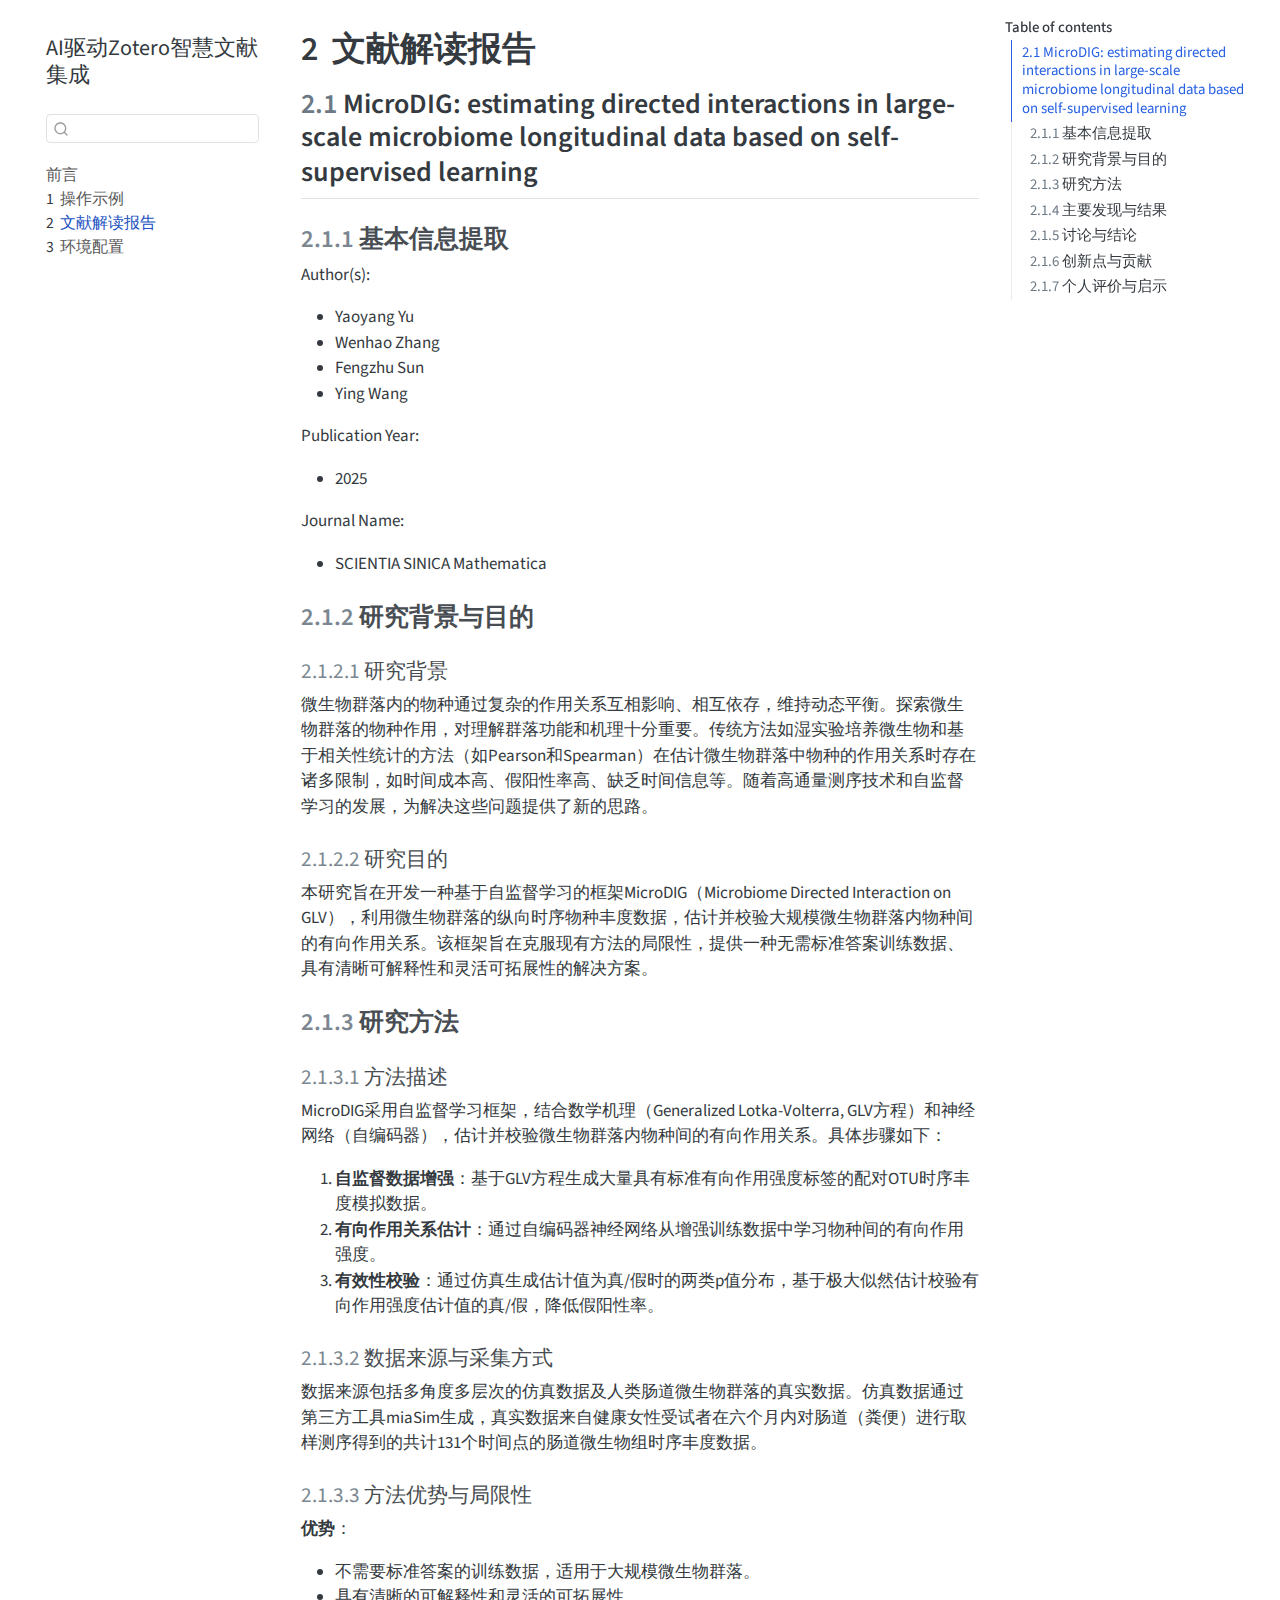
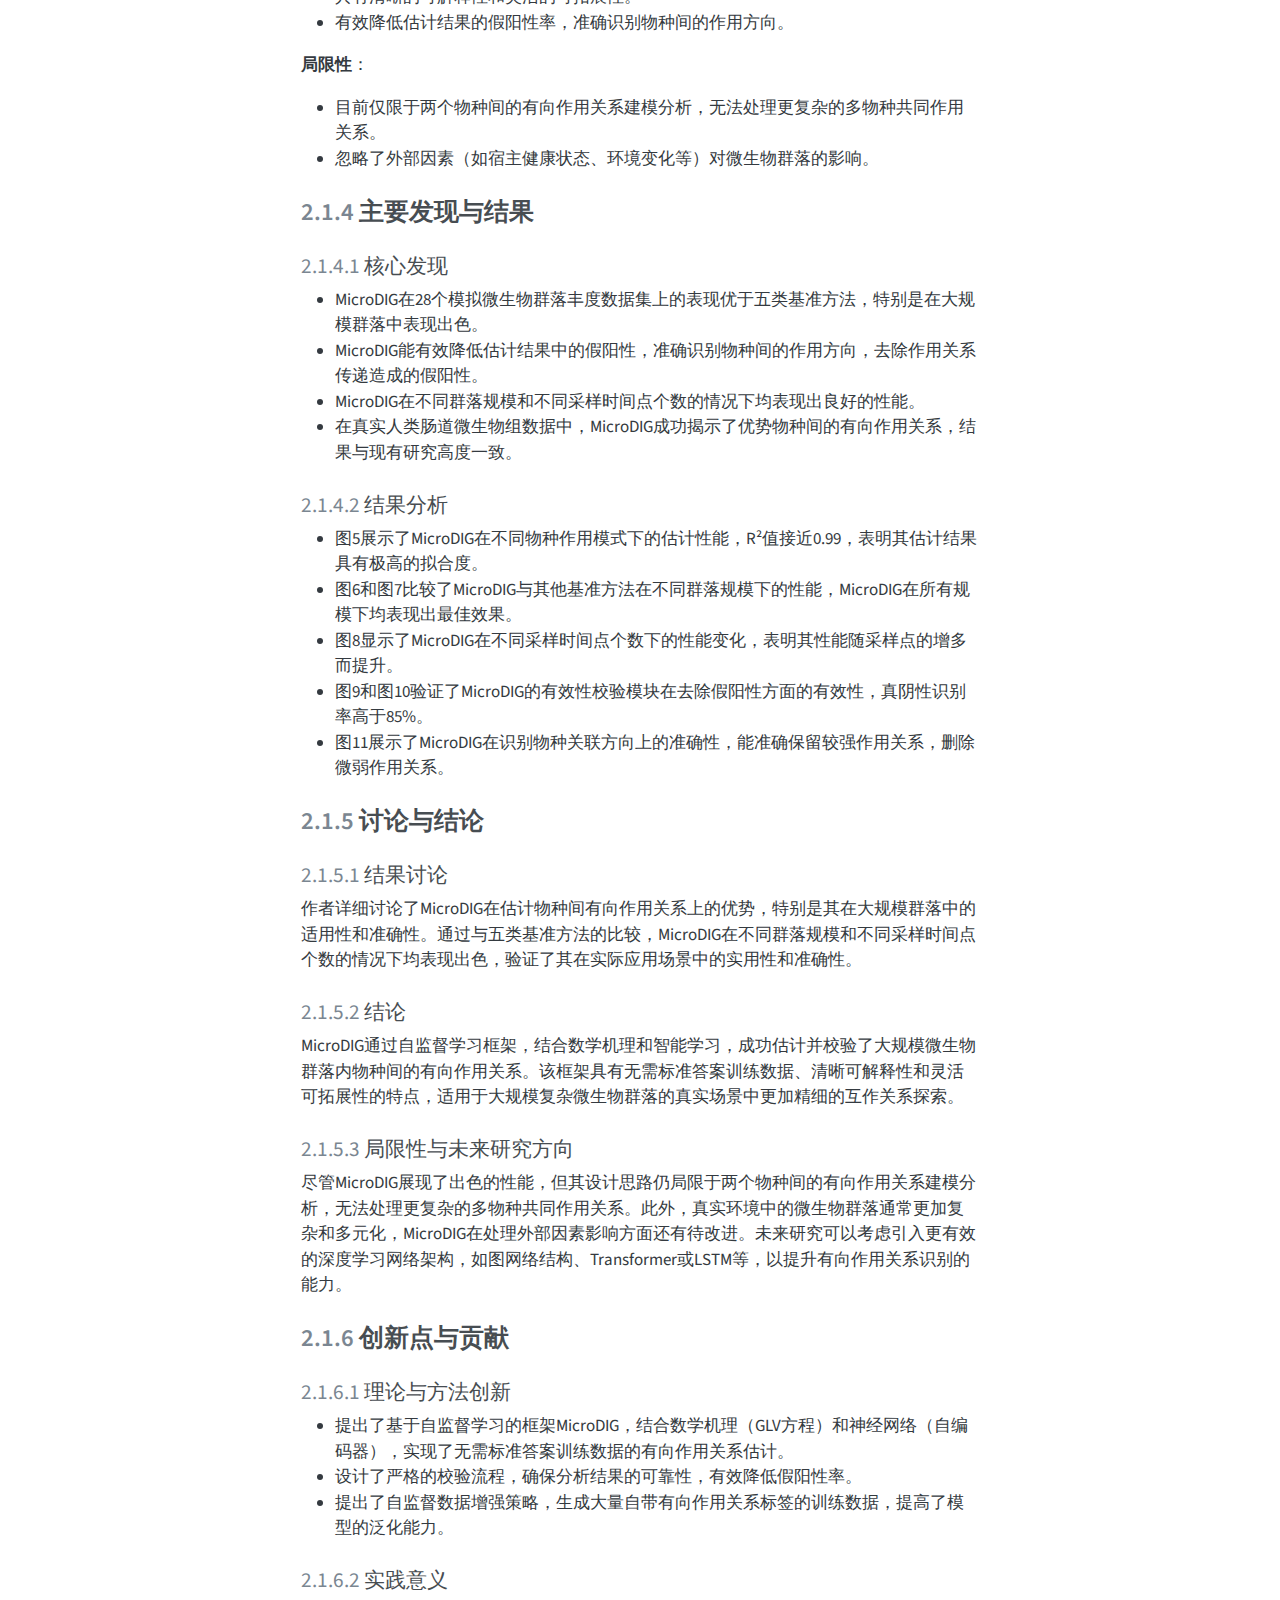
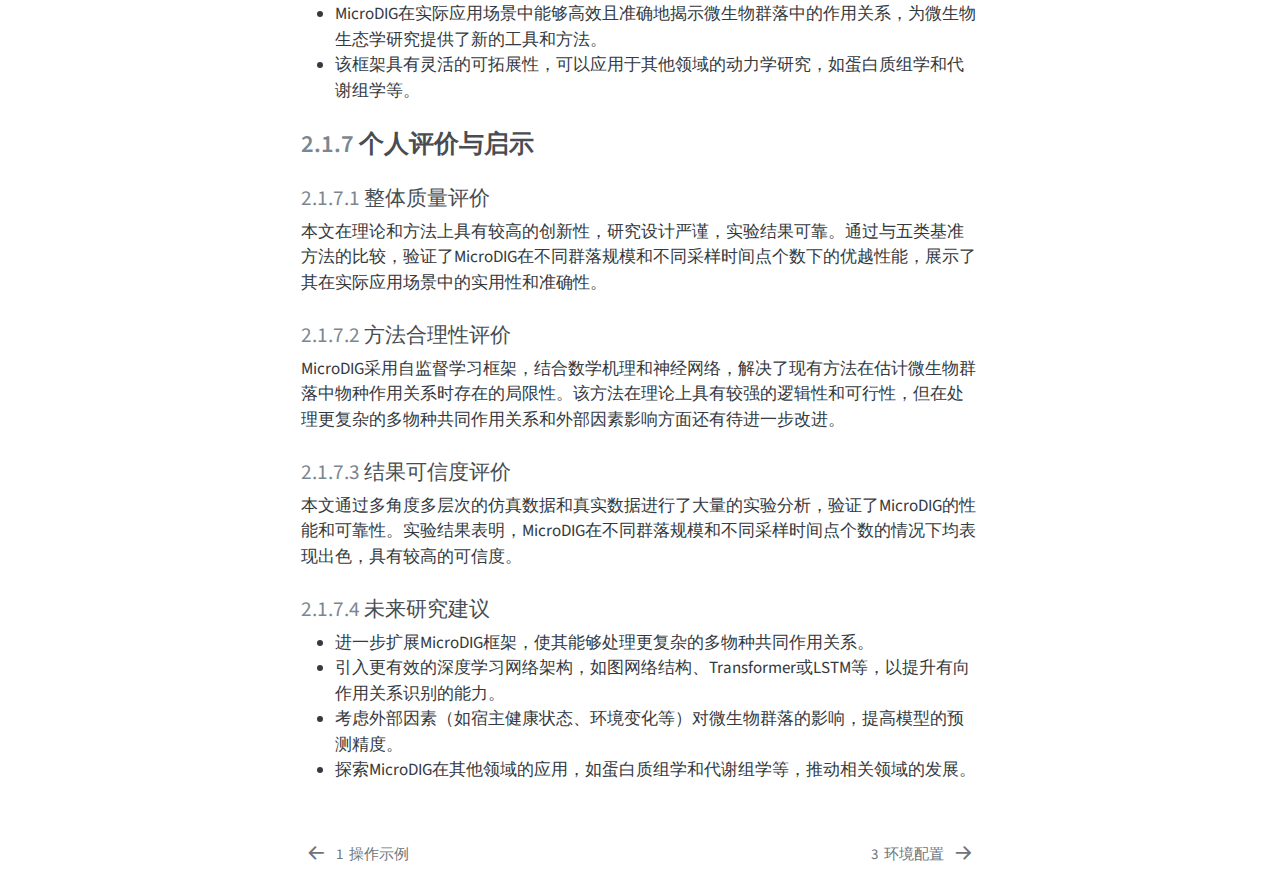
<file: _book/file-fe-fQhUAzZa0hHekgRXwxPZIAjx.html>
<!DOCTYPE html>
<html xmlns="http://www.w3.org/1999/xhtml" lang="en" xml:lang="en"><head>

<meta charset="utf-8">
<meta name="generator" content="quarto-1.6.40">

<meta name="viewport" content="width=device-width, initial-scale=1.0, user-scalable=yes">


<title>2&nbsp; 文献解读报告 – AI驱动Zotero智慧文献集成</title>
<style>
code{white-space: pre-wrap;}
span.smallcaps{font-variant: small-caps;}
div.columns{display: flex; gap: min(4vw, 1.5em);}
div.column{flex: auto; overflow-x: auto;}
div.hanging-indent{margin-left: 1.5em; text-indent: -1.5em;}
ul.task-list{list-style: none;}
ul.task-list li input[type="checkbox"] {
  width: 0.8em;
  margin: 0 0.8em 0.2em -1em; /* quarto-specific, see https://github.com/quarto-dev/quarto-cli/issues/4556 */ 
  vertical-align: middle;
}
</style>


<script src="site_libs/quarto-nav/quarto-nav.js"></script>
<script src="site_libs/quarto-nav/headroom.min.js"></script>
<script src="site_libs/clipboard/clipboard.min.js"></script>
<script src="site_libs/quarto-search/autocomplete.umd.js"></script>
<script src="site_libs/quarto-search/fuse.min.js"></script>
<script src="site_libs/quarto-search/quarto-search.js"></script>
<meta name="quarto:offset" content="./">
<link href="./env.html" rel="next">
<link href="./AI-Zotero.html" rel="prev">
<script src="site_libs/quarto-html/quarto.js"></script>
<script src="site_libs/quarto-html/popper.min.js"></script>
<script src="site_libs/quarto-html/tippy.umd.min.js"></script>
<script src="site_libs/quarto-html/anchor.min.js"></script>
<link href="site_libs/quarto-html/tippy.css" rel="stylesheet">
<link href="site_libs/quarto-html/quarto-syntax-highlighting-549806ee2085284f45b00abea8c6df48.css" rel="stylesheet" id="quarto-text-highlighting-styles">
<script src="site_libs/bootstrap/bootstrap.min.js"></script>
<link href="site_libs/bootstrap/bootstrap-icons.css" rel="stylesheet">
<link href="site_libs/bootstrap/bootstrap-8da5b4427184b79ecddefad3d342027e.min.css" rel="stylesheet" append-hash="true" id="quarto-bootstrap" data-mode="light">
<script id="quarto-search-options" type="application/json">{
  "location": "sidebar",
  "copy-button": false,
  "collapse-after": 3,
  "panel-placement": "start",
  "type": "textbox",
  "limit": 50,
  "keyboard-shortcut": [
    "f",
    "/",
    "s"
  ],
  "show-item-context": false,
  "language": {
    "search-no-results-text": "No results",
    "search-matching-documents-text": "matching documents",
    "search-copy-link-title": "Copy link to search",
    "search-hide-matches-text": "Hide additional matches",
    "search-more-match-text": "more match in this document",
    "search-more-matches-text": "more matches in this document",
    "search-clear-button-title": "Clear",
    "search-text-placeholder": "",
    "search-detached-cancel-button-title": "Cancel",
    "search-submit-button-title": "Submit",
    "search-label": "Search"
  }
}</script>


</head>

<body class="nav-sidebar floating">

<div id="quarto-search-results"></div>
  <header id="quarto-header" class="headroom fixed-top">
  <nav class="quarto-secondary-nav">
    <div class="container-fluid d-flex">
      <button type="button" class="quarto-btn-toggle btn" data-bs-toggle="collapse" role="button" data-bs-target=".quarto-sidebar-collapse-item" aria-controls="quarto-sidebar" aria-expanded="false" aria-label="Toggle sidebar navigation" onclick="if (window.quartoToggleHeadroom) { window.quartoToggleHeadroom(); }">
        <i class="bi bi-layout-text-sidebar-reverse"></i>
      </button>
        <nav class="quarto-page-breadcrumbs" aria-label="breadcrumb"><ol class="breadcrumb"><li class="breadcrumb-item"><a href="./file-fe-fQhUAzZa0hHekgRXwxPZIAjx.html"><span class="chapter-number">2</span>&nbsp; <span class="chapter-title">文献解读报告</span></a></li></ol></nav>
        <a class="flex-grow-1" role="navigation" data-bs-toggle="collapse" data-bs-target=".quarto-sidebar-collapse-item" aria-controls="quarto-sidebar" aria-expanded="false" aria-label="Toggle sidebar navigation" onclick="if (window.quartoToggleHeadroom) { window.quartoToggleHeadroom(); }">      
        </a>
      <button type="button" class="btn quarto-search-button" aria-label="Search" onclick="window.quartoOpenSearch();">
        <i class="bi bi-search"></i>
      </button>
    </div>
  </nav>
</header>
<!-- content -->
<div id="quarto-content" class="quarto-container page-columns page-rows-contents page-layout-article">
<!-- sidebar -->
  <nav id="quarto-sidebar" class="sidebar collapse collapse-horizontal quarto-sidebar-collapse-item sidebar-navigation floating overflow-auto">
    <div class="pt-lg-2 mt-2 text-left sidebar-header">
    <div class="sidebar-title mb-0 py-0">
      <a href="./">AI驱动Zotero智慧文献集成</a> 
    </div>
      </div>
        <div class="mt-2 flex-shrink-0 align-items-center">
        <div class="sidebar-search">
        <div id="quarto-search" class="" title="Search"></div>
        </div>
        </div>
    <div class="sidebar-menu-container"> 
    <ul class="list-unstyled mt-1">
        <li class="sidebar-item">
  <div class="sidebar-item-container"> 
  <a href="./index.html" class="sidebar-item-text sidebar-link">
 <span class="menu-text">前言</span></a>
  </div>
</li>
        <li class="sidebar-item">
  <div class="sidebar-item-container"> 
  <a href="./AI-Zotero.html" class="sidebar-item-text sidebar-link">
 <span class="menu-text"><span class="chapter-number">1</span>&nbsp; <span class="chapter-title">操作示例</span></span></a>
  </div>
</li>
        <li class="sidebar-item">
  <div class="sidebar-item-container"> 
  <a href="./file-fe-fQhUAzZa0hHekgRXwxPZIAjx.html" class="sidebar-item-text sidebar-link active">
 <span class="menu-text"><span class="chapter-number">2</span>&nbsp; <span class="chapter-title">文献解读报告</span></span></a>
  </div>
</li>
        <li class="sidebar-item">
  <div class="sidebar-item-container"> 
  <a href="./env.html" class="sidebar-item-text sidebar-link">
 <span class="menu-text"><span class="chapter-number">3</span>&nbsp; <span class="chapter-title">环境配置</span></span></a>
  </div>
</li>
    </ul>
    </div>
</nav>
<div id="quarto-sidebar-glass" class="quarto-sidebar-collapse-item" data-bs-toggle="collapse" data-bs-target=".quarto-sidebar-collapse-item"></div>
<!-- margin-sidebar -->
    <div id="quarto-margin-sidebar" class="sidebar margin-sidebar">
        <nav id="TOC" role="doc-toc" class="toc-active">
    <h2 id="toc-title">Table of contents</h2>
   
  <ul>
  <li><a href="#microdig-estimating-directed-interactions-in-large-scale-microbiome-longitudinal-data-based-on-self-supervised-learning" id="toc-microdig-estimating-directed-interactions-in-large-scale-microbiome-longitudinal-data-based-on-self-supervised-learning" class="nav-link active" data-scroll-target="#microdig-estimating-directed-interactions-in-large-scale-microbiome-longitudinal-data-based-on-self-supervised-learning"><span class="header-section-number">2.1</span> MicroDIG: estimating directed interactions in large-scale microbiome longitudinal data based on self-supervised learning</a>
  <ul class="collapse">
  <li><a href="#基本信息提取" id="toc-基本信息提取" class="nav-link" data-scroll-target="#基本信息提取"><span class="header-section-number">2.1.1</span> 基本信息提取</a></li>
  <li><a href="#研究背景与目的" id="toc-研究背景与目的" class="nav-link" data-scroll-target="#研究背景与目的"><span class="header-section-number">2.1.2</span> 研究背景与目的</a></li>
  <li><a href="#研究方法" id="toc-研究方法" class="nav-link" data-scroll-target="#研究方法"><span class="header-section-number">2.1.3</span> 研究方法</a></li>
  <li><a href="#主要发现与结果" id="toc-主要发现与结果" class="nav-link" data-scroll-target="#主要发现与结果"><span class="header-section-number">2.1.4</span> 主要发现与结果</a></li>
  <li><a href="#讨论与结论" id="toc-讨论与结论" class="nav-link" data-scroll-target="#讨论与结论"><span class="header-section-number">2.1.5</span> 讨论与结论</a></li>
  <li><a href="#创新点与贡献" id="toc-创新点与贡献" class="nav-link" data-scroll-target="#创新点与贡献"><span class="header-section-number">2.1.6</span> 创新点与贡献</a></li>
  <li><a href="#个人评价与启示" id="toc-个人评价与启示" class="nav-link" data-scroll-target="#个人评价与启示"><span class="header-section-number">2.1.7</span> 个人评价与启示</a></li>
  </ul></li>
  </ul>
</nav>
    </div>
<!-- main -->
<main class="content" id="quarto-document-content">

<header id="title-block-header" class="quarto-title-block default">
<div class="quarto-title">
<h1 class="title"><span class="chapter-number">2</span>&nbsp; <span class="chapter-title">文献解读报告</span></h1>
</div>



<div class="quarto-title-meta">

    
  
    
  </div>
  


</header>


<section id="microdig-estimating-directed-interactions-in-large-scale-microbiome-longitudinal-data-based-on-self-supervised-learning" class="level2" data-number="2.1">
<h2 data-number="2.1" class="anchored" data-anchor-id="microdig-estimating-directed-interactions-in-large-scale-microbiome-longitudinal-data-based-on-self-supervised-learning"><span class="header-section-number">2.1</span> MicroDIG: estimating directed interactions in large-scale microbiome longitudinal data based on self-supervised learning</h2>
<section id="基本信息提取" class="level3" data-number="2.1.1">
<h3 data-number="2.1.1" class="anchored" data-anchor-id="基本信息提取"><span class="header-section-number">2.1.1</span> 基本信息提取</h3>
<p>Author(s):</p>
<ul>
<li>Yaoyang Yu</li>
<li>Wenhao Zhang</li>
<li>Fengzhu Sun</li>
<li>Ying Wang</li>
</ul>
<p>Publication Year:</p>
<ul>
<li>2025</li>
</ul>
<p>Journal Name:</p>
<ul>
<li>SCIENTIA SINICA Mathematica</li>
</ul>
</section>
<section id="研究背景与目的" class="level3" data-number="2.1.2">
<h3 data-number="2.1.2" class="anchored" data-anchor-id="研究背景与目的"><span class="header-section-number">2.1.2</span> 研究背景与目的</h3>
<section id="研究背景" class="level4" data-number="2.1.2.1">
<h4 data-number="2.1.2.1" class="anchored" data-anchor-id="研究背景"><span class="header-section-number">2.1.2.1</span> 研究背景</h4>
<p>微生物群落内的物种通过复杂的作用关系互相影响、相互依存，维持动态平衡。探索微生物群落的物种作用，对理解群落功能和机理十分重要。传统方法如湿实验培养微生物和基于相关性统计的方法（如Pearson和Spearman）在估计微生物群落中物种的作用关系时存在诸多限制，如时间成本高、假阳性率高、缺乏时间信息等。随着高通量测序技术和自监督学习的发展，为解决这些问题提供了新的思路。</p>
</section>
<section id="研究目的" class="level4" data-number="2.1.2.2">
<h4 data-number="2.1.2.2" class="anchored" data-anchor-id="研究目的"><span class="header-section-number">2.1.2.2</span> 研究目的</h4>
<p>本研究旨在开发一种基于自监督学习的框架MicroDIG（Microbiome Directed Interaction on GLV），利用微生物群落的纵向时序物种丰度数据，估计并校验大规模微生物群落内物种间的有向作用关系。该框架旨在克服现有方法的局限性，提供一种无需标准答案训练数据、具有清晰可解释性和灵活可拓展性的解决方案。</p>
</section>
</section>
<section id="研究方法" class="level3" data-number="2.1.3">
<h3 data-number="2.1.3" class="anchored" data-anchor-id="研究方法"><span class="header-section-number">2.1.3</span> 研究方法</h3>
<section id="方法描述" class="level4" data-number="2.1.3.1">
<h4 data-number="2.1.3.1" class="anchored" data-anchor-id="方法描述"><span class="header-section-number">2.1.3.1</span> 方法描述</h4>
<p>MicroDIG采用自监督学习框架，结合数学机理（Generalized Lotka-Volterra, GLV方程）和神经网络（自编码器），估计并校验微生物群落内物种间的有向作用关系。具体步骤如下：</p>
<ol type="1">
<li><strong>自监督数据增强</strong>：基于GLV方程生成大量具有标准有向作用强度标签的配对OTU时序丰度模拟数据。</li>
<li><strong>有向作用关系估计</strong>：通过自编码器神经网络从增强训练数据中学习物种间的有向作用强度。</li>
<li><strong>有效性校验</strong>：通过仿真生成估计值为真/假时的两类p值分布，基于极大似然估计校验有向作用强度估计值的真/假，降低假阳性率。</li>
</ol>
</section>
<section id="数据来源与采集方式" class="level4" data-number="2.1.3.2">
<h4 data-number="2.1.3.2" class="anchored" data-anchor-id="数据来源与采集方式"><span class="header-section-number">2.1.3.2</span> 数据来源与采集方式</h4>
<p>数据来源包括多角度多层次的仿真数据及人类肠道微生物群落的真实数据。仿真数据通过第三方工具miaSim生成，真实数据来自健康女性受试者在六个月内对肠道（粪便）进行取样测序得到的共计131个时间点的肠道微生物组时序丰度数据。</p>
</section>
<section id="方法优势与局限性" class="level4" data-number="2.1.3.3">
<h4 data-number="2.1.3.3" class="anchored" data-anchor-id="方法优势与局限性"><span class="header-section-number">2.1.3.3</span> 方法优势与局限性</h4>
<p><strong>优势</strong>：</p>
<ul>
<li>不需要标准答案的训练数据，适用于大规模微生物群落。</li>
<li>具有清晰的可解释性和灵活的可拓展性。</li>
<li>有效降低估计结果的假阳性率，准确识别物种间的作用方向。</li>
</ul>
<p><strong>局限性</strong>：</p>
<ul>
<li>目前仅限于两个物种间的有向作用关系建模分析，无法处理更复杂的多物种共同作用关系。</li>
<li>忽略了外部因素（如宿主健康状态、环境变化等）对微生物群落的影响。</li>
</ul>
</section>
</section>
<section id="主要发现与结果" class="level3" data-number="2.1.4">
<h3 data-number="2.1.4" class="anchored" data-anchor-id="主要发现与结果"><span class="header-section-number">2.1.4</span> 主要发现与结果</h3>
<section id="核心发现" class="level4" data-number="2.1.4.1">
<h4 data-number="2.1.4.1" class="anchored" data-anchor-id="核心发现"><span class="header-section-number">2.1.4.1</span> 核心发现</h4>
<ul>
<li>MicroDIG在28个模拟微生物群落丰度数据集上的表现优于五类基准方法，特别是在大规模群落中表现出色。</li>
<li>MicroDIG能有效降低估计结果中的假阳性，准确识别物种间的作用方向，去除作用关系传递造成的假阳性。</li>
<li>MicroDIG在不同群落规模和不同采样时间点个数的情况下均表现出良好的性能。</li>
<li>在真实人类肠道微生物组数据中，MicroDIG成功揭示了优势物种间的有向作用关系，结果与现有研究高度一致。</li>
</ul>
</section>
<section id="结果分析" class="level4" data-number="2.1.4.2">
<h4 data-number="2.1.4.2" class="anchored" data-anchor-id="结果分析"><span class="header-section-number">2.1.4.2</span> 结果分析</h4>
<ul>
<li>图5展示了MicroDIG在不同物种作用模式下的估计性能，R²值接近0.99，表明其估计结果具有极高的拟合度。</li>
<li>图6和图7比较了MicroDIG与其他基准方法在不同群落规模下的性能，MicroDIG在所有规模下均表现出最佳效果。</li>
<li>图8显示了MicroDIG在不同采样时间点个数下的性能变化，表明其性能随采样点的增多而提升。</li>
<li>图9和图10验证了MicroDIG的有效性校验模块在去除假阳性方面的有效性，真阴性识别率高于85%。</li>
<li>图11展示了MicroDIG在识别物种关联方向上的准确性，能准确保留较强作用关系，删除微弱作用关系。</li>
</ul>
</section>
</section>
<section id="讨论与结论" class="level3" data-number="2.1.5">
<h3 data-number="2.1.5" class="anchored" data-anchor-id="讨论与结论"><span class="header-section-number">2.1.5</span> 讨论与结论</h3>
<section id="结果讨论" class="level4" data-number="2.1.5.1">
<h4 data-number="2.1.5.1" class="anchored" data-anchor-id="结果讨论"><span class="header-section-number">2.1.5.1</span> 结果讨论</h4>
<p>作者详细讨论了MicroDIG在估计物种间有向作用关系上的优势，特别是其在大规模群落中的适用性和准确性。通过与五类基准方法的比较，MicroDIG在不同群落规模和不同采样时间点个数的情况下均表现出色，验证了其在实际应用场景中的实用性和准确性。</p>
</section>
<section id="结论" class="level4" data-number="2.1.5.2">
<h4 data-number="2.1.5.2" class="anchored" data-anchor-id="结论"><span class="header-section-number">2.1.5.2</span> 结论</h4>
<p>MicroDIG通过自监督学习框架，结合数学机理和智能学习，成功估计并校验了大规模微生物群落内物种间的有向作用关系。该框架具有无需标准答案训练数据、清晰可解释性和灵活可拓展性的特点，适用于大规模复杂微生物群落的真实场景中更加精细的互作关系探索。</p>
</section>
<section id="局限性与未来研究方向" class="level4" data-number="2.1.5.3">
<h4 data-number="2.1.5.3" class="anchored" data-anchor-id="局限性与未来研究方向"><span class="header-section-number">2.1.5.3</span> 局限性与未来研究方向</h4>
<p>尽管MicroDIG展现了出色的性能，但其设计思路仍局限于两个物种间的有向作用关系建模分析，无法处理更复杂的多物种共同作用关系。此外，真实环境中的微生物群落通常更加复杂和多元化，MicroDIG在处理外部因素影响方面还有待改进。未来研究可以考虑引入更有效的深度学习网络架构，如图网络结构、Transformer或LSTM等，以提升有向作用关系识别的能力。</p>
</section>
</section>
<section id="创新点与贡献" class="level3" data-number="2.1.6">
<h3 data-number="2.1.6" class="anchored" data-anchor-id="创新点与贡献"><span class="header-section-number">2.1.6</span> 创新点与贡献</h3>
<section id="理论与方法创新" class="level4" data-number="2.1.6.1">
<h4 data-number="2.1.6.1" class="anchored" data-anchor-id="理论与方法创新"><span class="header-section-number">2.1.6.1</span> 理论与方法创新</h4>
<ul>
<li>提出了基于自监督学习的框架MicroDIG，结合数学机理（GLV方程）和神经网络（自编码器），实现了无需标准答案训练数据的有向作用关系估计。</li>
<li>设计了严格的校验流程，确保分析结果的可靠性，有效降低假阳性率。</li>
<li>提出了自监督数据增强策略，生成大量自带有向作用关系标签的训练数据，提高了模型的泛化能力。</li>
</ul>
</section>
<section id="实践意义" class="level4" data-number="2.1.6.2">
<h4 data-number="2.1.6.2" class="anchored" data-anchor-id="实践意义"><span class="header-section-number">2.1.6.2</span> 实践意义</h4>
<ul>
<li>MicroDIG在实际应用场景中能够高效且准确地揭示微生物群落中的作用关系，为微生物生态学研究提供了新的工具和方法。</li>
<li>该框架具有灵活的可拓展性，可以应用于其他领域的动力学研究，如蛋白质组学和代谢组学等。</li>
</ul>
</section>
</section>
<section id="个人评价与启示" class="level3" data-number="2.1.7">
<h3 data-number="2.1.7" class="anchored" data-anchor-id="个人评价与启示"><span class="header-section-number">2.1.7</span> 个人评价与启示</h3>
<section id="整体质量评价" class="level4" data-number="2.1.7.1">
<h4 data-number="2.1.7.1" class="anchored" data-anchor-id="整体质量评价"><span class="header-section-number">2.1.7.1</span> 整体质量评价</h4>
<p>本文在理论和方法上具有较高的创新性，研究设计严谨，实验结果可靠。通过与五类基准方法的比较，验证了MicroDIG在不同群落规模和不同采样时间点个数下的优越性能，展示了其在实际应用场景中的实用性和准确性。</p>
</section>
<section id="方法合理性评价" class="level4" data-number="2.1.7.2">
<h4 data-number="2.1.7.2" class="anchored" data-anchor-id="方法合理性评价"><span class="header-section-number">2.1.7.2</span> 方法合理性评价</h4>
<p>MicroDIG采用自监督学习框架，结合数学机理和神经网络，解决了现有方法在估计微生物群落中物种作用关系时存在的局限性。该方法在理论上具有较强的逻辑性和可行性，但在处理更复杂的多物种共同作用关系和外部因素影响方面还有待进一步改进。</p>
</section>
<section id="结果可信度评价" class="level4" data-number="2.1.7.3">
<h4 data-number="2.1.7.3" class="anchored" data-anchor-id="结果可信度评价"><span class="header-section-number">2.1.7.3</span> 结果可信度评价</h4>
<p>本文通过多角度多层次的仿真数据和真实数据进行了大量的实验分析，验证了MicroDIG的性能和可靠性。实验结果表明，MicroDIG在不同群落规模和不同采样时间点个数的情况下均表现出色，具有较高的可信度。</p>
</section>
<section id="未来研究建议" class="level4" data-number="2.1.7.4">
<h4 data-number="2.1.7.4" class="anchored" data-anchor-id="未来研究建议"><span class="header-section-number">2.1.7.4</span> 未来研究建议</h4>
<ul>
<li>进一步扩展MicroDIG框架，使其能够处理更复杂的多物种共同作用关系。</li>
<li>引入更有效的深度学习网络架构，如图网络结构、Transformer或LSTM等，以提升有向作用关系识别的能力。</li>
<li>考虑外部因素（如宿主健康状态、环境变化等）对微生物群落的影响，提高模型的预测精度。</li>
<li>探索MicroDIG在其他领域的应用，如蛋白质组学和代谢组学等，推动相关领域的发展。</li>
</ul>


</section>
</section>
</section>

</main> <!-- /main -->
<script id="quarto-html-after-body" type="application/javascript">
window.document.addEventListener("DOMContentLoaded", function (event) {
  const toggleBodyColorMode = (bsSheetEl) => {
    const mode = bsSheetEl.getAttribute("data-mode");
    const bodyEl = window.document.querySelector("body");
    if (mode === "dark") {
      bodyEl.classList.add("quarto-dark");
      bodyEl.classList.remove("quarto-light");
    } else {
      bodyEl.classList.add("quarto-light");
      bodyEl.classList.remove("quarto-dark");
    }
  }
  const toggleBodyColorPrimary = () => {
    const bsSheetEl = window.document.querySelector("link#quarto-bootstrap");
    if (bsSheetEl) {
      toggleBodyColorMode(bsSheetEl);
    }
  }
  toggleBodyColorPrimary();  
  const icon = "";
  const anchorJS = new window.AnchorJS();
  anchorJS.options = {
    placement: 'right',
    icon: icon
  };
  anchorJS.add('.anchored');
  const isCodeAnnotation = (el) => {
    for (const clz of el.classList) {
      if (clz.startsWith('code-annotation-')) {                     
        return true;
      }
    }
    return false;
  }
  const onCopySuccess = function(e) {
    // button target
    const button = e.trigger;
    // don't keep focus
    button.blur();
    // flash "checked"
    button.classList.add('code-copy-button-checked');
    var currentTitle = button.getAttribute("title");
    button.setAttribute("title", "Copied!");
    let tooltip;
    if (window.bootstrap) {
      button.setAttribute("data-bs-toggle", "tooltip");
      button.setAttribute("data-bs-placement", "left");
      button.setAttribute("data-bs-title", "Copied!");
      tooltip = new bootstrap.Tooltip(button, 
        { trigger: "manual", 
          customClass: "code-copy-button-tooltip",
          offset: [0, -8]});
      tooltip.show();    
    }
    setTimeout(function() {
      if (tooltip) {
        tooltip.hide();
        button.removeAttribute("data-bs-title");
        button.removeAttribute("data-bs-toggle");
        button.removeAttribute("data-bs-placement");
      }
      button.setAttribute("title", currentTitle);
      button.classList.remove('code-copy-button-checked');
    }, 1000);
    // clear code selection
    e.clearSelection();
  }
  const getTextToCopy = function(trigger) {
      const codeEl = trigger.previousElementSibling.cloneNode(true);
      for (const childEl of codeEl.children) {
        if (isCodeAnnotation(childEl)) {
          childEl.remove();
        }
      }
      return codeEl.innerText;
  }
  const clipboard = new window.ClipboardJS('.code-copy-button:not([data-in-quarto-modal])', {
    text: getTextToCopy
  });
  clipboard.on('success', onCopySuccess);
  if (window.document.getElementById('quarto-embedded-source-code-modal')) {
    const clipboardModal = new window.ClipboardJS('.code-copy-button[data-in-quarto-modal]', {
      text: getTextToCopy,
      container: window.document.getElementById('quarto-embedded-source-code-modal')
    });
    clipboardModal.on('success', onCopySuccess);
  }
    var localhostRegex = new RegExp(/^(?:http|https):\/\/localhost\:?[0-9]*\//);
    var mailtoRegex = new RegExp(/^mailto:/);
      var filterRegex = new RegExp('/' + window.location.host + '/');
    var isInternal = (href) => {
        return filterRegex.test(href) || localhostRegex.test(href) || mailtoRegex.test(href);
    }
    // Inspect non-navigation links and adorn them if external
 	var links = window.document.querySelectorAll('a[href]:not(.nav-link):not(.navbar-brand):not(.toc-action):not(.sidebar-link):not(.sidebar-item-toggle):not(.pagination-link):not(.no-external):not([aria-hidden]):not(.dropdown-item):not(.quarto-navigation-tool):not(.about-link)');
    for (var i=0; i<links.length; i++) {
      const link = links[i];
      if (!isInternal(link.href)) {
        // undo the damage that might have been done by quarto-nav.js in the case of
        // links that we want to consider external
        if (link.dataset.originalHref !== undefined) {
          link.href = link.dataset.originalHref;
        }
      }
    }
  function tippyHover(el, contentFn, onTriggerFn, onUntriggerFn) {
    const config = {
      allowHTML: true,
      maxWidth: 500,
      delay: 100,
      arrow: false,
      appendTo: function(el) {
          return el.parentElement;
      },
      interactive: true,
      interactiveBorder: 10,
      theme: 'quarto',
      placement: 'bottom-start',
    };
    if (contentFn) {
      config.content = contentFn;
    }
    if (onTriggerFn) {
      config.onTrigger = onTriggerFn;
    }
    if (onUntriggerFn) {
      config.onUntrigger = onUntriggerFn;
    }
    window.tippy(el, config); 
  }
  const noterefs = window.document.querySelectorAll('a[role="doc-noteref"]');
  for (var i=0; i<noterefs.length; i++) {
    const ref = noterefs[i];
    tippyHover(ref, function() {
      // use id or data attribute instead here
      let href = ref.getAttribute('data-footnote-href') || ref.getAttribute('href');
      try { href = new URL(href).hash; } catch {}
      const id = href.replace(/^#\/?/, "");
      const note = window.document.getElementById(id);
      if (note) {
        return note.innerHTML;
      } else {
        return "";
      }
    });
  }
  const xrefs = window.document.querySelectorAll('a.quarto-xref');
  const processXRef = (id, note) => {
    // Strip column container classes
    const stripColumnClz = (el) => {
      el.classList.remove("page-full", "page-columns");
      if (el.children) {
        for (const child of el.children) {
          stripColumnClz(child);
        }
      }
    }
    stripColumnClz(note)
    if (id === null || id.startsWith('sec-')) {
      // Special case sections, only their first couple elements
      const container = document.createElement("div");
      if (note.children && note.children.length > 2) {
        container.appendChild(note.children[0].cloneNode(true));
        for (let i = 1; i < note.children.length; i++) {
          const child = note.children[i];
          if (child.tagName === "P" && child.innerText === "") {
            continue;
          } else {
            container.appendChild(child.cloneNode(true));
            break;
          }
        }
        if (window.Quarto?.typesetMath) {
          window.Quarto.typesetMath(container);
        }
        return container.innerHTML
      } else {
        if (window.Quarto?.typesetMath) {
          window.Quarto.typesetMath(note);
        }
        return note.innerHTML;
      }
    } else {
      // Remove any anchor links if they are present
      const anchorLink = note.querySelector('a.anchorjs-link');
      if (anchorLink) {
        anchorLink.remove();
      }
      if (window.Quarto?.typesetMath) {
        window.Quarto.typesetMath(note);
      }
      if (note.classList.contains("callout")) {
        return note.outerHTML;
      } else {
        return note.innerHTML;
      }
    }
  }
  for (var i=0; i<xrefs.length; i++) {
    const xref = xrefs[i];
    tippyHover(xref, undefined, function(instance) {
      instance.disable();
      let url = xref.getAttribute('href');
      let hash = undefined; 
      if (url.startsWith('#')) {
        hash = url;
      } else {
        try { hash = new URL(url).hash; } catch {}
      }
      if (hash) {
        const id = hash.replace(/^#\/?/, "");
        const note = window.document.getElementById(id);
        if (note !== null) {
          try {
            const html = processXRef(id, note.cloneNode(true));
            instance.setContent(html);
          } finally {
            instance.enable();
            instance.show();
          }
        } else {
          // See if we can fetch this
          fetch(url.split('#')[0])
          .then(res => res.text())
          .then(html => {
            const parser = new DOMParser();
            const htmlDoc = parser.parseFromString(html, "text/html");
            const note = htmlDoc.getElementById(id);
            if (note !== null) {
              const html = processXRef(id, note);
              instance.setContent(html);
            } 
          }).finally(() => {
            instance.enable();
            instance.show();
          });
        }
      } else {
        // See if we can fetch a full url (with no hash to target)
        // This is a special case and we should probably do some content thinning / targeting
        fetch(url)
        .then(res => res.text())
        .then(html => {
          const parser = new DOMParser();
          const htmlDoc = parser.parseFromString(html, "text/html");
          const note = htmlDoc.querySelector('main.content');
          if (note !== null) {
            // This should only happen for chapter cross references
            // (since there is no id in the URL)
            // remove the first header
            if (note.children.length > 0 && note.children[0].tagName === "HEADER") {
              note.children[0].remove();
            }
            const html = processXRef(null, note);
            instance.setContent(html);
          } 
        }).finally(() => {
          instance.enable();
          instance.show();
        });
      }
    }, function(instance) {
    });
  }
      let selectedAnnoteEl;
      const selectorForAnnotation = ( cell, annotation) => {
        let cellAttr = 'data-code-cell="' + cell + '"';
        let lineAttr = 'data-code-annotation="' +  annotation + '"';
        const selector = 'span[' + cellAttr + '][' + lineAttr + ']';
        return selector;
      }
      const selectCodeLines = (annoteEl) => {
        const doc = window.document;
        const targetCell = annoteEl.getAttribute("data-target-cell");
        const targetAnnotation = annoteEl.getAttribute("data-target-annotation");
        const annoteSpan = window.document.querySelector(selectorForAnnotation(targetCell, targetAnnotation));
        const lines = annoteSpan.getAttribute("data-code-lines").split(",");
        const lineIds = lines.map((line) => {
          return targetCell + "-" + line;
        })
        let top = null;
        let height = null;
        let parent = null;
        if (lineIds.length > 0) {
            //compute the position of the single el (top and bottom and make a div)
            const el = window.document.getElementById(lineIds[0]);
            top = el.offsetTop;
            height = el.offsetHeight;
            parent = el.parentElement.parentElement;
          if (lineIds.length > 1) {
            const lastEl = window.document.getElementById(lineIds[lineIds.length - 1]);
            const bottom = lastEl.offsetTop + lastEl.offsetHeight;
            height = bottom - top;
          }
          if (top !== null && height !== null && parent !== null) {
            // cook up a div (if necessary) and position it 
            let div = window.document.getElementById("code-annotation-line-highlight");
            if (div === null) {
              div = window.document.createElement("div");
              div.setAttribute("id", "code-annotation-line-highlight");
              div.style.position = 'absolute';
              parent.appendChild(div);
            }
            div.style.top = top - 2 + "px";
            div.style.height = height + 4 + "px";
            div.style.left = 0;
            let gutterDiv = window.document.getElementById("code-annotation-line-highlight-gutter");
            if (gutterDiv === null) {
              gutterDiv = window.document.createElement("div");
              gutterDiv.setAttribute("id", "code-annotation-line-highlight-gutter");
              gutterDiv.style.position = 'absolute';
              const codeCell = window.document.getElementById(targetCell);
              const gutter = codeCell.querySelector('.code-annotation-gutter');
              gutter.appendChild(gutterDiv);
            }
            gutterDiv.style.top = top - 2 + "px";
            gutterDiv.style.height = height + 4 + "px";
          }
          selectedAnnoteEl = annoteEl;
        }
      };
      const unselectCodeLines = () => {
        const elementsIds = ["code-annotation-line-highlight", "code-annotation-line-highlight-gutter"];
        elementsIds.forEach((elId) => {
          const div = window.document.getElementById(elId);
          if (div) {
            div.remove();
          }
        });
        selectedAnnoteEl = undefined;
      };
        // Handle positioning of the toggle
    window.addEventListener(
      "resize",
      throttle(() => {
        elRect = undefined;
        if (selectedAnnoteEl) {
          selectCodeLines(selectedAnnoteEl);
        }
      }, 10)
    );
    function throttle(fn, ms) {
    let throttle = false;
    let timer;
      return (...args) => {
        if(!throttle) { // first call gets through
            fn.apply(this, args);
            throttle = true;
        } else { // all the others get throttled
            if(timer) clearTimeout(timer); // cancel #2
            timer = setTimeout(() => {
              fn.apply(this, args);
              timer = throttle = false;
            }, ms);
        }
      };
    }
      // Attach click handler to the DT
      const annoteDls = window.document.querySelectorAll('dt[data-target-cell]');
      for (const annoteDlNode of annoteDls) {
        annoteDlNode.addEventListener('click', (event) => {
          const clickedEl = event.target;
          if (clickedEl !== selectedAnnoteEl) {
            unselectCodeLines();
            const activeEl = window.document.querySelector('dt[data-target-cell].code-annotation-active');
            if (activeEl) {
              activeEl.classList.remove('code-annotation-active');
            }
            selectCodeLines(clickedEl);
            clickedEl.classList.add('code-annotation-active');
          } else {
            // Unselect the line
            unselectCodeLines();
            clickedEl.classList.remove('code-annotation-active');
          }
        });
      }
  const findCites = (el) => {
    const parentEl = el.parentElement;
    if (parentEl) {
      const cites = parentEl.dataset.cites;
      if (cites) {
        return {
          el,
          cites: cites.split(' ')
        };
      } else {
        return findCites(el.parentElement)
      }
    } else {
      return undefined;
    }
  };
  var bibliorefs = window.document.querySelectorAll('a[role="doc-biblioref"]');
  for (var i=0; i<bibliorefs.length; i++) {
    const ref = bibliorefs[i];
    const citeInfo = findCites(ref);
    if (citeInfo) {
      tippyHover(citeInfo.el, function() {
        var popup = window.document.createElement('div');
        citeInfo.cites.forEach(function(cite) {
          var citeDiv = window.document.createElement('div');
          citeDiv.classList.add('hanging-indent');
          citeDiv.classList.add('csl-entry');
          var biblioDiv = window.document.getElementById('ref-' + cite);
          if (biblioDiv) {
            citeDiv.innerHTML = biblioDiv.innerHTML;
          }
          popup.appendChild(citeDiv);
        });
        return popup.innerHTML;
      });
    }
  }
});
</script>
<nav class="page-navigation">
  <div class="nav-page nav-page-previous">
      <a href="./AI-Zotero.html" class="pagination-link" aria-label="操作示例">
        <i class="bi bi-arrow-left-short"></i> <span class="nav-page-text"><span class="chapter-number">1</span>&nbsp; <span class="chapter-title">操作示例</span></span>
      </a>          
  </div>
  <div class="nav-page nav-page-next">
      <a href="./env.html" class="pagination-link" aria-label="环境配置">
        <span class="nav-page-text"><span class="chapter-number">3</span>&nbsp; <span class="chapter-title">环境配置</span></span> <i class="bi bi-arrow-right-short"></i>
      </a>
  </div>
</nav>
</div> <!-- /content -->




</body></html>
</file>
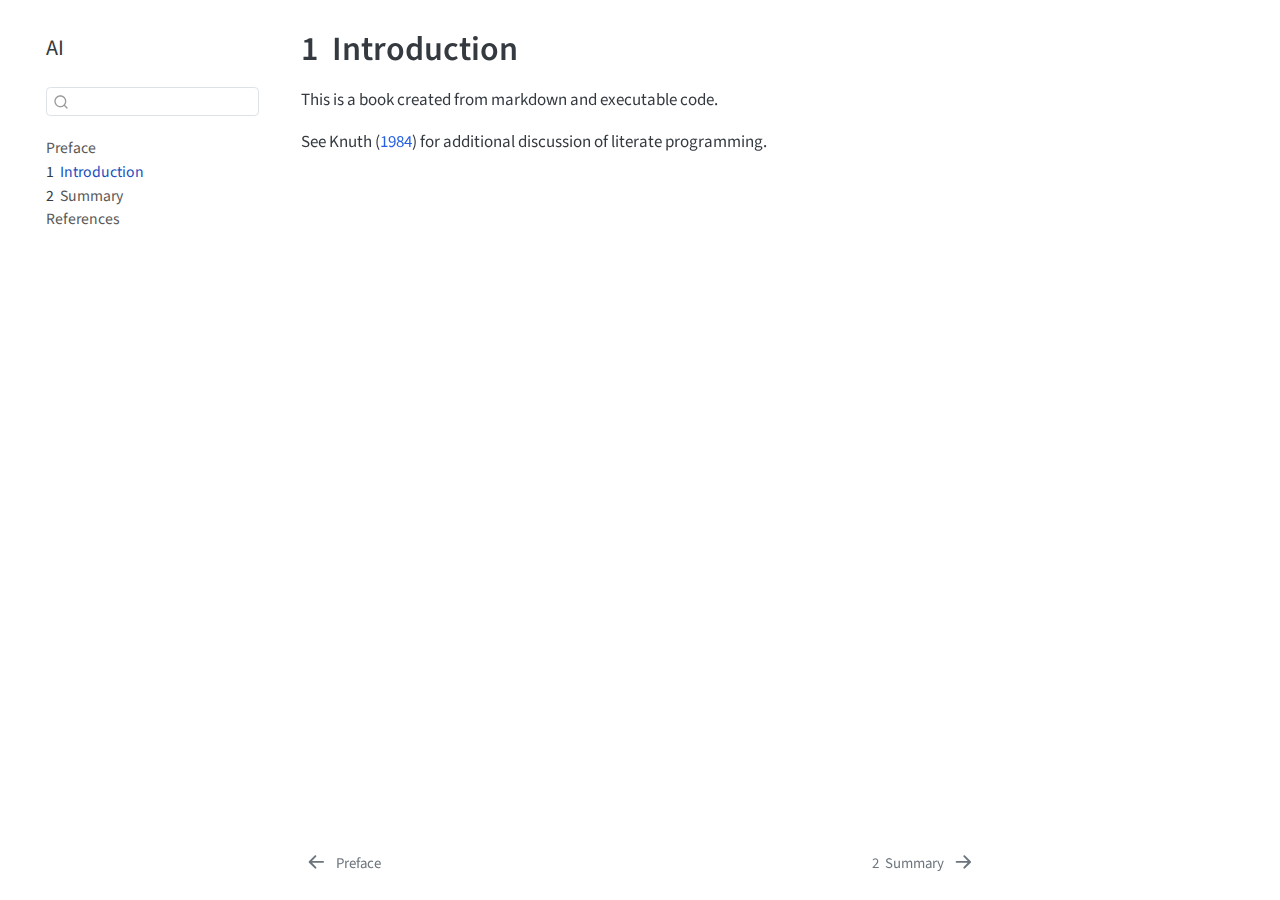
<file: _book/intro.html>
<!DOCTYPE html>
<html xmlns="http://www.w3.org/1999/xhtml" lang="en" xml:lang="en"><head>

<meta charset="utf-8">
<meta name="generator" content="quarto-1.6.40">

<meta name="viewport" content="width=device-width, initial-scale=1.0, user-scalable=yes">


<title>1&nbsp; Introduction – AI</title>
<style>
code{white-space: pre-wrap;}
span.smallcaps{font-variant: small-caps;}
div.columns{display: flex; gap: min(4vw, 1.5em);}
div.column{flex: auto; overflow-x: auto;}
div.hanging-indent{margin-left: 1.5em; text-indent: -1.5em;}
ul.task-list{list-style: none;}
ul.task-list li input[type="checkbox"] {
  width: 0.8em;
  margin: 0 0.8em 0.2em -1em; /* quarto-specific, see https://github.com/quarto-dev/quarto-cli/issues/4556 */ 
  vertical-align: middle;
}
/* CSS for citations */
div.csl-bib-body { }
div.csl-entry {
  clear: both;
  margin-bottom: 0em;
}
.hanging-indent div.csl-entry {
  margin-left:2em;
  text-indent:-2em;
}
div.csl-left-margin {
  min-width:2em;
  float:left;
}
div.csl-right-inline {
  margin-left:2em;
  padding-left:1em;
}
div.csl-indent {
  margin-left: 2em;
}</style>


<script src="site_libs/quarto-nav/quarto-nav.js"></script>
<script src="site_libs/quarto-nav/headroom.min.js"></script>
<script src="site_libs/clipboard/clipboard.min.js"></script>
<script src="site_libs/quarto-search/autocomplete.umd.js"></script>
<script src="site_libs/quarto-search/fuse.min.js"></script>
<script src="site_libs/quarto-search/quarto-search.js"></script>
<meta name="quarto:offset" content="./">
<link href="./summary.html" rel="next">
<link href="./index.html" rel="prev">
<script src="site_libs/quarto-html/quarto.js"></script>
<script src="site_libs/quarto-html/popper.min.js"></script>
<script src="site_libs/quarto-html/tippy.umd.min.js"></script>
<script src="site_libs/quarto-html/anchor.min.js"></script>
<link href="site_libs/quarto-html/tippy.css" rel="stylesheet">
<link href="site_libs/quarto-html/quarto-syntax-highlighting-549806ee2085284f45b00abea8c6df48.css" rel="stylesheet" id="quarto-text-highlighting-styles">
<script src="site_libs/bootstrap/bootstrap.min.js"></script>
<link href="site_libs/bootstrap/bootstrap-icons.css" rel="stylesheet">
<link href="site_libs/bootstrap/bootstrap-8da5b4427184b79ecddefad3d342027e.min.css" rel="stylesheet" append-hash="true" id="quarto-bootstrap" data-mode="light">
<script id="quarto-search-options" type="application/json">{
  "location": "sidebar",
  "copy-button": false,
  "collapse-after": 3,
  "panel-placement": "start",
  "type": "textbox",
  "limit": 50,
  "keyboard-shortcut": [
    "f",
    "/",
    "s"
  ],
  "show-item-context": false,
  "language": {
    "search-no-results-text": "No results",
    "search-matching-documents-text": "matching documents",
    "search-copy-link-title": "Copy link to search",
    "search-hide-matches-text": "Hide additional matches",
    "search-more-match-text": "more match in this document",
    "search-more-matches-text": "more matches in this document",
    "search-clear-button-title": "Clear",
    "search-text-placeholder": "",
    "search-detached-cancel-button-title": "Cancel",
    "search-submit-button-title": "Submit",
    "search-label": "Search"
  }
}</script>


</head>

<body class="nav-sidebar floating">

<div id="quarto-search-results"></div>
  <header id="quarto-header" class="headroom fixed-top">
  <nav class="quarto-secondary-nav">
    <div class="container-fluid d-flex">
      <button type="button" class="quarto-btn-toggle btn" data-bs-toggle="collapse" role="button" data-bs-target=".quarto-sidebar-collapse-item" aria-controls="quarto-sidebar" aria-expanded="false" aria-label="Toggle sidebar navigation" onclick="if (window.quartoToggleHeadroom) { window.quartoToggleHeadroom(); }">
        <i class="bi bi-layout-text-sidebar-reverse"></i>
      </button>
        <nav class="quarto-page-breadcrumbs" aria-label="breadcrumb"><ol class="breadcrumb"><li class="breadcrumb-item"><a href="./intro.html"><span class="chapter-number">1</span>&nbsp; <span class="chapter-title">Introduction</span></a></li></ol></nav>
        <a class="flex-grow-1" role="navigation" data-bs-toggle="collapse" data-bs-target=".quarto-sidebar-collapse-item" aria-controls="quarto-sidebar" aria-expanded="false" aria-label="Toggle sidebar navigation" onclick="if (window.quartoToggleHeadroom) { window.quartoToggleHeadroom(); }">      
        </a>
      <button type="button" class="btn quarto-search-button" aria-label="Search" onclick="window.quartoOpenSearch();">
        <i class="bi bi-search"></i>
      </button>
    </div>
  </nav>
</header>
<!-- content -->
<div id="quarto-content" class="quarto-container page-columns page-rows-contents page-layout-article">
<!-- sidebar -->
  <nav id="quarto-sidebar" class="sidebar collapse collapse-horizontal quarto-sidebar-collapse-item sidebar-navigation floating overflow-auto">
    <div class="pt-lg-2 mt-2 text-left sidebar-header">
    <div class="sidebar-title mb-0 py-0">
      <a href="./">AI</a> 
    </div>
      </div>
        <div class="mt-2 flex-shrink-0 align-items-center">
        <div class="sidebar-search">
        <div id="quarto-search" class="" title="Search"></div>
        </div>
        </div>
    <div class="sidebar-menu-container"> 
    <ul class="list-unstyled mt-1">
        <li class="sidebar-item">
  <div class="sidebar-item-container"> 
  <a href="./index.html" class="sidebar-item-text sidebar-link">
 <span class="menu-text">Preface</span></a>
  </div>
</li>
        <li class="sidebar-item">
  <div class="sidebar-item-container"> 
  <a href="./intro.html" class="sidebar-item-text sidebar-link active">
 <span class="menu-text"><span class="chapter-number">1</span>&nbsp; <span class="chapter-title">Introduction</span></span></a>
  </div>
</li>
        <li class="sidebar-item">
  <div class="sidebar-item-container"> 
  <a href="./summary.html" class="sidebar-item-text sidebar-link">
 <span class="menu-text"><span class="chapter-number">2</span>&nbsp; <span class="chapter-title">Summary</span></span></a>
  </div>
</li>
        <li class="sidebar-item">
  <div class="sidebar-item-container"> 
  <a href="./references.html" class="sidebar-item-text sidebar-link">
 <span class="menu-text">References</span></a>
  </div>
</li>
    </ul>
    </div>
</nav>
<div id="quarto-sidebar-glass" class="quarto-sidebar-collapse-item" data-bs-toggle="collapse" data-bs-target=".quarto-sidebar-collapse-item"></div>
<!-- margin-sidebar -->
    <div id="quarto-margin-sidebar" class="sidebar margin-sidebar zindex-bottom">
        
    </div>
<!-- main -->
<main class="content" id="quarto-document-content">

<header id="title-block-header" class="quarto-title-block default">
<div class="quarto-title">
<h1 class="title"><span class="chapter-number">1</span>&nbsp; <span class="chapter-title">Introduction</span></h1>
</div>



<div class="quarto-title-meta">

    
  
    
  </div>
  


</header>


<p>This is a book created from markdown and executable code.</p>
<p>See <span class="citation" data-cites="knuth84">Knuth (<a href="references.html#ref-knuth84" role="doc-biblioref">1984</a>)</span> for additional discussion of literate programming.</p>


<div id="refs" class="references csl-bib-body hanging-indent" data-entry-spacing="0" role="list" style="display: none">
<div id="ref-knuth84" class="csl-entry" role="listitem">
Knuth, Donald E. 1984. <span>“Literate Programming.”</span> <em>Comput. J.</em> 27 (2): 97–111. <a href="https://doi.org/10.1093/comjnl/27.2.97">https://doi.org/10.1093/comjnl/27.2.97</a>.
</div>
</div>

</main> <!-- /main -->
<script id="quarto-html-after-body" type="application/javascript">
window.document.addEventListener("DOMContentLoaded", function (event) {
  const toggleBodyColorMode = (bsSheetEl) => {
    const mode = bsSheetEl.getAttribute("data-mode");
    const bodyEl = window.document.querySelector("body");
    if (mode === "dark") {
      bodyEl.classList.add("quarto-dark");
      bodyEl.classList.remove("quarto-light");
    } else {
      bodyEl.classList.add("quarto-light");
      bodyEl.classList.remove("quarto-dark");
    }
  }
  const toggleBodyColorPrimary = () => {
    const bsSheetEl = window.document.querySelector("link#quarto-bootstrap");
    if (bsSheetEl) {
      toggleBodyColorMode(bsSheetEl);
    }
  }
  toggleBodyColorPrimary();  
  const icon = "";
  const anchorJS = new window.AnchorJS();
  anchorJS.options = {
    placement: 'right',
    icon: icon
  };
  anchorJS.add('.anchored');
  const isCodeAnnotation = (el) => {
    for (const clz of el.classList) {
      if (clz.startsWith('code-annotation-')) {                     
        return true;
      }
    }
    return false;
  }
  const onCopySuccess = function(e) {
    // button target
    const button = e.trigger;
    // don't keep focus
    button.blur();
    // flash "checked"
    button.classList.add('code-copy-button-checked');
    var currentTitle = button.getAttribute("title");
    button.setAttribute("title", "Copied!");
    let tooltip;
    if (window.bootstrap) {
      button.setAttribute("data-bs-toggle", "tooltip");
      button.setAttribute("data-bs-placement", "left");
      button.setAttribute("data-bs-title", "Copied!");
      tooltip = new bootstrap.Tooltip(button, 
        { trigger: "manual", 
          customClass: "code-copy-button-tooltip",
          offset: [0, -8]});
      tooltip.show();    
    }
    setTimeout(function() {
      if (tooltip) {
        tooltip.hide();
        button.removeAttribute("data-bs-title");
        button.removeAttribute("data-bs-toggle");
        button.removeAttribute("data-bs-placement");
      }
      button.setAttribute("title", currentTitle);
      button.classList.remove('code-copy-button-checked');
    }, 1000);
    // clear code selection
    e.clearSelection();
  }
  const getTextToCopy = function(trigger) {
      const codeEl = trigger.previousElementSibling.cloneNode(true);
      for (const childEl of codeEl.children) {
        if (isCodeAnnotation(childEl)) {
          childEl.remove();
        }
      }
      return codeEl.innerText;
  }
  const clipboard = new window.ClipboardJS('.code-copy-button:not([data-in-quarto-modal])', {
    text: getTextToCopy
  });
  clipboard.on('success', onCopySuccess);
  if (window.document.getElementById('quarto-embedded-source-code-modal')) {
    const clipboardModal = new window.ClipboardJS('.code-copy-button[data-in-quarto-modal]', {
      text: getTextToCopy,
      container: window.document.getElementById('quarto-embedded-source-code-modal')
    });
    clipboardModal.on('success', onCopySuccess);
  }
    var localhostRegex = new RegExp(/^(?:http|https):\/\/localhost\:?[0-9]*\//);
    var mailtoRegex = new RegExp(/^mailto:/);
      var filterRegex = new RegExp('/' + window.location.host + '/');
    var isInternal = (href) => {
        return filterRegex.test(href) || localhostRegex.test(href) || mailtoRegex.test(href);
    }
    // Inspect non-navigation links and adorn them if external
 	var links = window.document.querySelectorAll('a[href]:not(.nav-link):not(.navbar-brand):not(.toc-action):not(.sidebar-link):not(.sidebar-item-toggle):not(.pagination-link):not(.no-external):not([aria-hidden]):not(.dropdown-item):not(.quarto-navigation-tool):not(.about-link)');
    for (var i=0; i<links.length; i++) {
      const link = links[i];
      if (!isInternal(link.href)) {
        // undo the damage that might have been done by quarto-nav.js in the case of
        // links that we want to consider external
        if (link.dataset.originalHref !== undefined) {
          link.href = link.dataset.originalHref;
        }
      }
    }
  function tippyHover(el, contentFn, onTriggerFn, onUntriggerFn) {
    const config = {
      allowHTML: true,
      maxWidth: 500,
      delay: 100,
      arrow: false,
      appendTo: function(el) {
          return el.parentElement;
      },
      interactive: true,
      interactiveBorder: 10,
      theme: 'quarto',
      placement: 'bottom-start',
    };
    if (contentFn) {
      config.content = contentFn;
    }
    if (onTriggerFn) {
      config.onTrigger = onTriggerFn;
    }
    if (onUntriggerFn) {
      config.onUntrigger = onUntriggerFn;
    }
    window.tippy(el, config); 
  }
  const noterefs = window.document.querySelectorAll('a[role="doc-noteref"]');
  for (var i=0; i<noterefs.length; i++) {
    const ref = noterefs[i];
    tippyHover(ref, function() {
      // use id or data attribute instead here
      let href = ref.getAttribute('data-footnote-href') || ref.getAttribute('href');
      try { href = new URL(href).hash; } catch {}
      const id = href.replace(/^#\/?/, "");
      const note = window.document.getElementById(id);
      if (note) {
        return note.innerHTML;
      } else {
        return "";
      }
    });
  }
  const xrefs = window.document.querySelectorAll('a.quarto-xref');
  const processXRef = (id, note) => {
    // Strip column container classes
    const stripColumnClz = (el) => {
      el.classList.remove("page-full", "page-columns");
      if (el.children) {
        for (const child of el.children) {
          stripColumnClz(child);
        }
      }
    }
    stripColumnClz(note)
    if (id === null || id.startsWith('sec-')) {
      // Special case sections, only their first couple elements
      const container = document.createElement("div");
      if (note.children && note.children.length > 2) {
        container.appendChild(note.children[0].cloneNode(true));
        for (let i = 1; i < note.children.length; i++) {
          const child = note.children[i];
          if (child.tagName === "P" && child.innerText === "") {
            continue;
          } else {
            container.appendChild(child.cloneNode(true));
            break;
          }
        }
        if (window.Quarto?.typesetMath) {
          window.Quarto.typesetMath(container);
        }
        return container.innerHTML
      } else {
        if (window.Quarto?.typesetMath) {
          window.Quarto.typesetMath(note);
        }
        return note.innerHTML;
      }
    } else {
      // Remove any anchor links if they are present
      const anchorLink = note.querySelector('a.anchorjs-link');
      if (anchorLink) {
        anchorLink.remove();
      }
      if (window.Quarto?.typesetMath) {
        window.Quarto.typesetMath(note);
      }
      if (note.classList.contains("callout")) {
        return note.outerHTML;
      } else {
        return note.innerHTML;
      }
    }
  }
  for (var i=0; i<xrefs.length; i++) {
    const xref = xrefs[i];
    tippyHover(xref, undefined, function(instance) {
      instance.disable();
      let url = xref.getAttribute('href');
      let hash = undefined; 
      if (url.startsWith('#')) {
        hash = url;
      } else {
        try { hash = new URL(url).hash; } catch {}
      }
      if (hash) {
        const id = hash.replace(/^#\/?/, "");
        const note = window.document.getElementById(id);
        if (note !== null) {
          try {
            const html = processXRef(id, note.cloneNode(true));
            instance.setContent(html);
          } finally {
            instance.enable();
            instance.show();
          }
        } else {
          // See if we can fetch this
          fetch(url.split('#')[0])
          .then(res => res.text())
          .then(html => {
            const parser = new DOMParser();
            const htmlDoc = parser.parseFromString(html, "text/html");
            const note = htmlDoc.getElementById(id);
            if (note !== null) {
              const html = processXRef(id, note);
              instance.setContent(html);
            } 
          }).finally(() => {
            instance.enable();
            instance.show();
          });
        }
      } else {
        // See if we can fetch a full url (with no hash to target)
        // This is a special case and we should probably do some content thinning / targeting
        fetch(url)
        .then(res => res.text())
        .then(html => {
          const parser = new DOMParser();
          const htmlDoc = parser.parseFromString(html, "text/html");
          const note = htmlDoc.querySelector('main.content');
          if (note !== null) {
            // This should only happen for chapter cross references
            // (since there is no id in the URL)
            // remove the first header
            if (note.children.length > 0 && note.children[0].tagName === "HEADER") {
              note.children[0].remove();
            }
            const html = processXRef(null, note);
            instance.setContent(html);
          } 
        }).finally(() => {
          instance.enable();
          instance.show();
        });
      }
    }, function(instance) {
    });
  }
      let selectedAnnoteEl;
      const selectorForAnnotation = ( cell, annotation) => {
        let cellAttr = 'data-code-cell="' + cell + '"';
        let lineAttr = 'data-code-annotation="' +  annotation + '"';
        const selector = 'span[' + cellAttr + '][' + lineAttr + ']';
        return selector;
      }
      const selectCodeLines = (annoteEl) => {
        const doc = window.document;
        const targetCell = annoteEl.getAttribute("data-target-cell");
        const targetAnnotation = annoteEl.getAttribute("data-target-annotation");
        const annoteSpan = window.document.querySelector(selectorForAnnotation(targetCell, targetAnnotation));
        const lines = annoteSpan.getAttribute("data-code-lines").split(",");
        const lineIds = lines.map((line) => {
          return targetCell + "-" + line;
        })
        let top = null;
        let height = null;
        let parent = null;
        if (lineIds.length > 0) {
            //compute the position of the single el (top and bottom and make a div)
            const el = window.document.getElementById(lineIds[0]);
            top = el.offsetTop;
            height = el.offsetHeight;
            parent = el.parentElement.parentElement;
          if (lineIds.length > 1) {
            const lastEl = window.document.getElementById(lineIds[lineIds.length - 1]);
            const bottom = lastEl.offsetTop + lastEl.offsetHeight;
            height = bottom - top;
          }
          if (top !== null && height !== null && parent !== null) {
            // cook up a div (if necessary) and position it 
            let div = window.document.getElementById("code-annotation-line-highlight");
            if (div === null) {
              div = window.document.createElement("div");
              div.setAttribute("id", "code-annotation-line-highlight");
              div.style.position = 'absolute';
              parent.appendChild(div);
            }
            div.style.top = top - 2 + "px";
            div.style.height = height + 4 + "px";
            div.style.left = 0;
            let gutterDiv = window.document.getElementById("code-annotation-line-highlight-gutter");
            if (gutterDiv === null) {
              gutterDiv = window.document.createElement("div");
              gutterDiv.setAttribute("id", "code-annotation-line-highlight-gutter");
              gutterDiv.style.position = 'absolute';
              const codeCell = window.document.getElementById(targetCell);
              const gutter = codeCell.querySelector('.code-annotation-gutter');
              gutter.appendChild(gutterDiv);
            }
            gutterDiv.style.top = top - 2 + "px";
            gutterDiv.style.height = height + 4 + "px";
          }
          selectedAnnoteEl = annoteEl;
        }
      };
      const unselectCodeLines = () => {
        const elementsIds = ["code-annotation-line-highlight", "code-annotation-line-highlight-gutter"];
        elementsIds.forEach((elId) => {
          const div = window.document.getElementById(elId);
          if (div) {
            div.remove();
          }
        });
        selectedAnnoteEl = undefined;
      };
        // Handle positioning of the toggle
    window.addEventListener(
      "resize",
      throttle(() => {
        elRect = undefined;
        if (selectedAnnoteEl) {
          selectCodeLines(selectedAnnoteEl);
        }
      }, 10)
    );
    function throttle(fn, ms) {
    let throttle = false;
    let timer;
      return (...args) => {
        if(!throttle) { // first call gets through
            fn.apply(this, args);
            throttle = true;
        } else { // all the others get throttled
            if(timer) clearTimeout(timer); // cancel #2
            timer = setTimeout(() => {
              fn.apply(this, args);
              timer = throttle = false;
            }, ms);
        }
      };
    }
      // Attach click handler to the DT
      const annoteDls = window.document.querySelectorAll('dt[data-target-cell]');
      for (const annoteDlNode of annoteDls) {
        annoteDlNode.addEventListener('click', (event) => {
          const clickedEl = event.target;
          if (clickedEl !== selectedAnnoteEl) {
            unselectCodeLines();
            const activeEl = window.document.querySelector('dt[data-target-cell].code-annotation-active');
            if (activeEl) {
              activeEl.classList.remove('code-annotation-active');
            }
            selectCodeLines(clickedEl);
            clickedEl.classList.add('code-annotation-active');
          } else {
            // Unselect the line
            unselectCodeLines();
            clickedEl.classList.remove('code-annotation-active');
          }
        });
      }
  const findCites = (el) => {
    const parentEl = el.parentElement;
    if (parentEl) {
      const cites = parentEl.dataset.cites;
      if (cites) {
        return {
          el,
          cites: cites.split(' ')
        };
      } else {
        return findCites(el.parentElement)
      }
    } else {
      return undefined;
    }
  };
  var bibliorefs = window.document.querySelectorAll('a[role="doc-biblioref"]');
  for (var i=0; i<bibliorefs.length; i++) {
    const ref = bibliorefs[i];
    const citeInfo = findCites(ref);
    if (citeInfo) {
      tippyHover(citeInfo.el, function() {
        var popup = window.document.createElement('div');
        citeInfo.cites.forEach(function(cite) {
          var citeDiv = window.document.createElement('div');
          citeDiv.classList.add('hanging-indent');
          citeDiv.classList.add('csl-entry');
          var biblioDiv = window.document.getElementById('ref-' + cite);
          if (biblioDiv) {
            citeDiv.innerHTML = biblioDiv.innerHTML;
          }
          popup.appendChild(citeDiv);
        });
        return popup.innerHTML;
      });
    }
  }
});
</script>
<nav class="page-navigation">
  <div class="nav-page nav-page-previous">
      <a href="./index.html" class="pagination-link" aria-label="Preface">
        <i class="bi bi-arrow-left-short"></i> <span class="nav-page-text">Preface</span>
      </a>          
  </div>
  <div class="nav-page nav-page-next">
      <a href="./summary.html" class="pagination-link" aria-label="Summary">
        <span class="nav-page-text"><span class="chapter-number">2</span>&nbsp; <span class="chapter-title">Summary</span></span> <i class="bi bi-arrow-right-short"></i>
      </a>
  </div>
</nav>
</div> <!-- /content -->




</body></html>
</file>
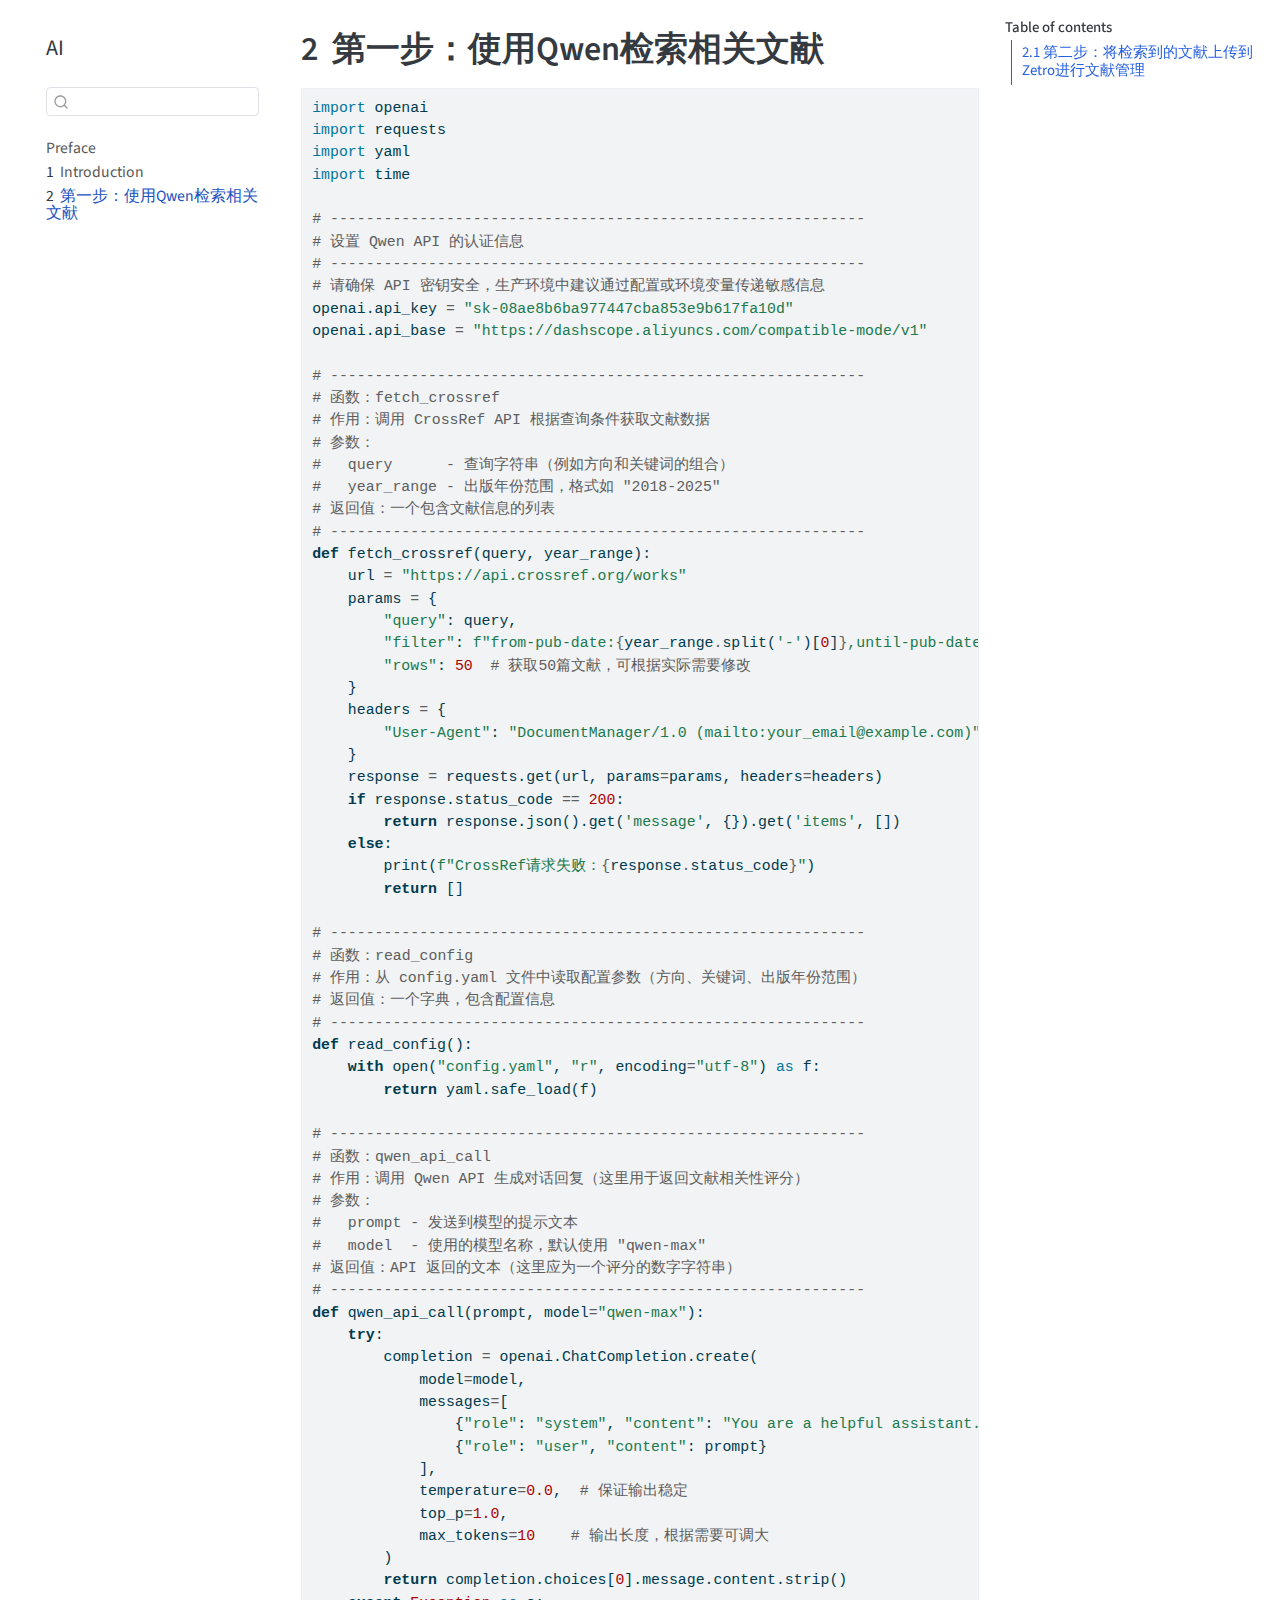
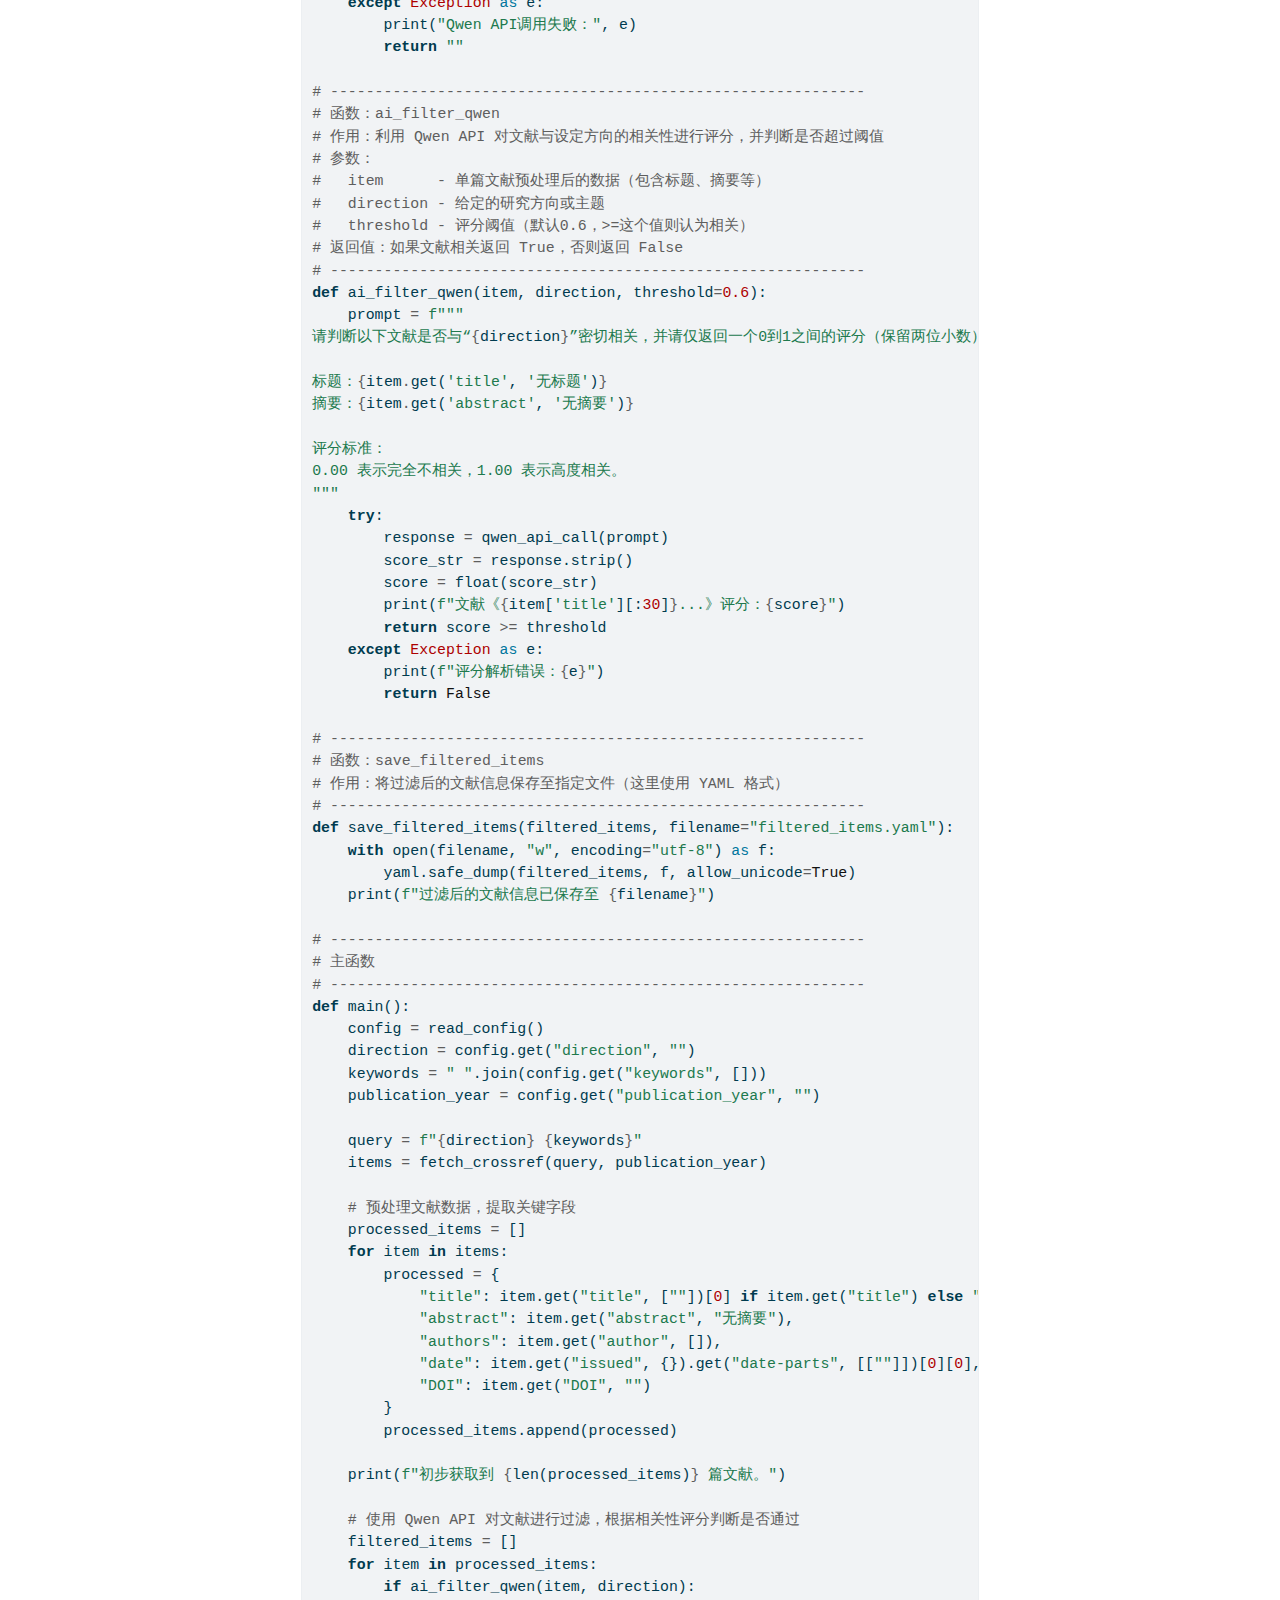
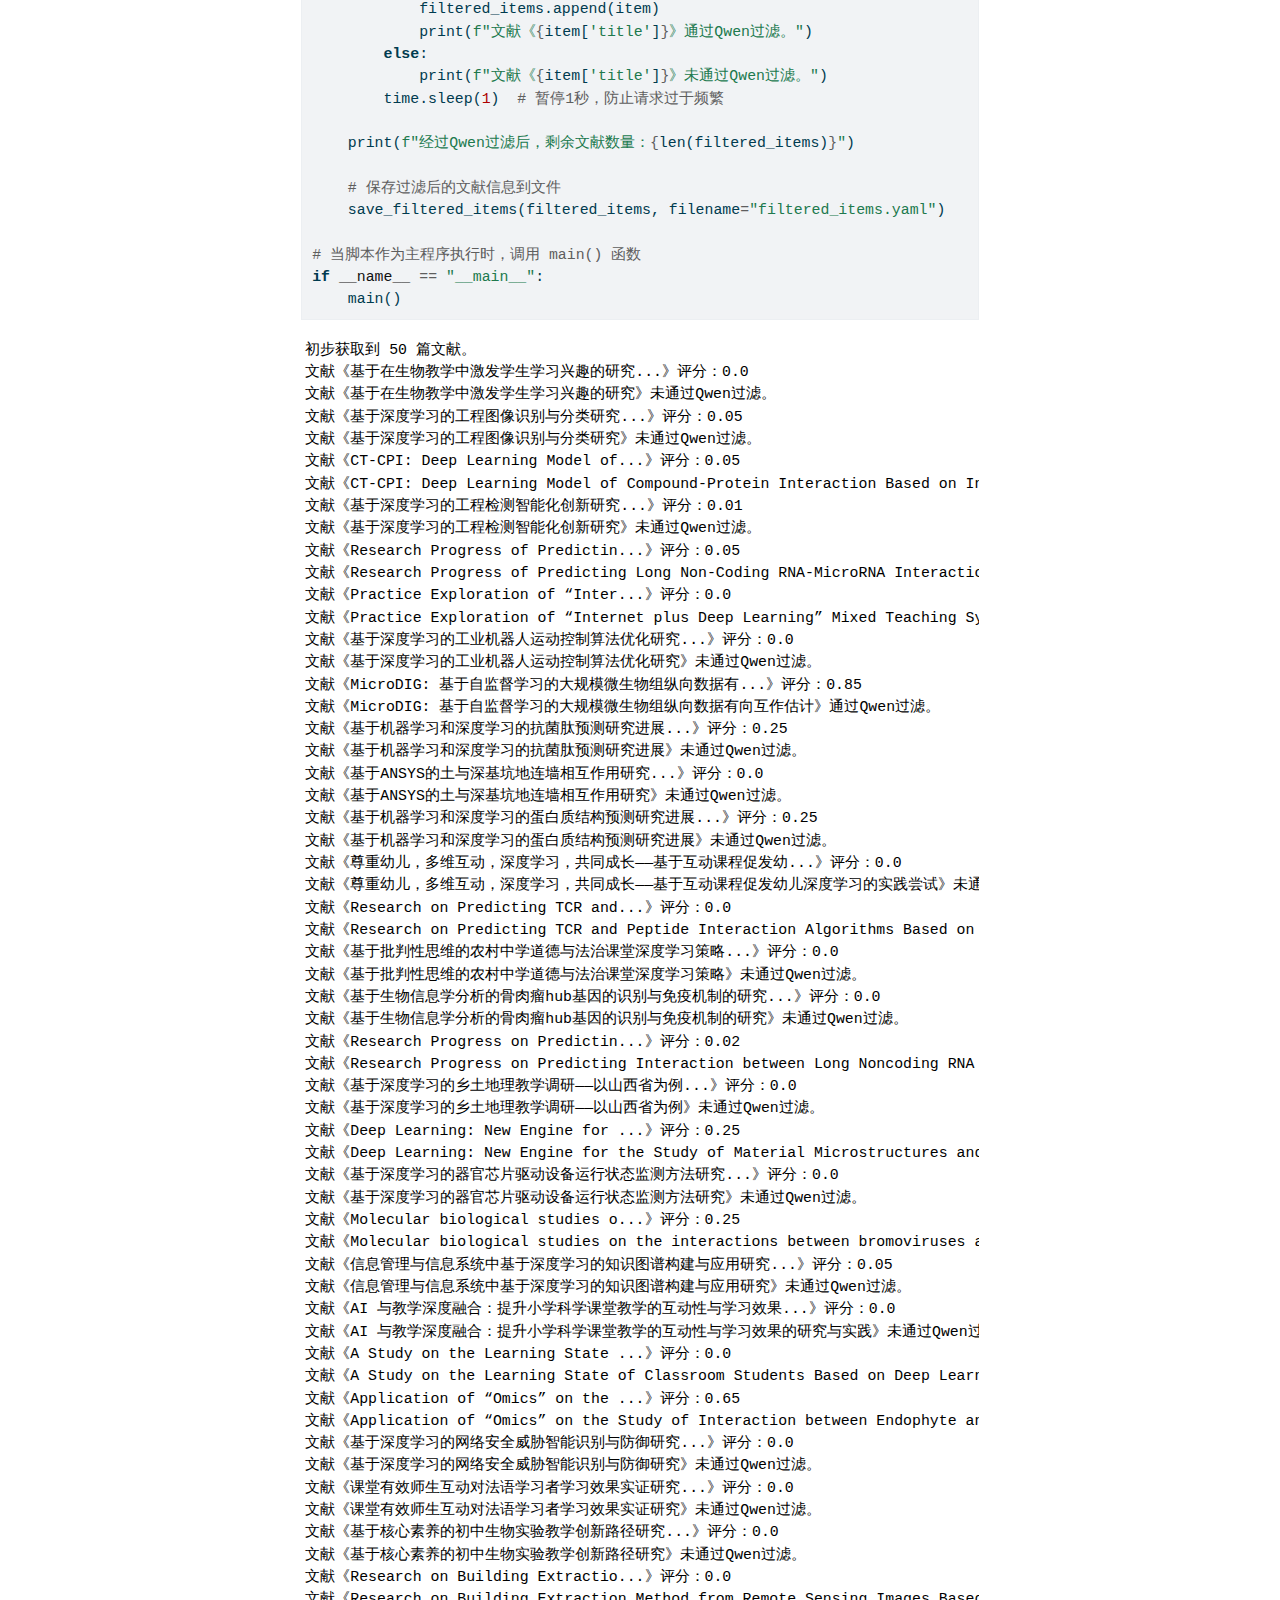
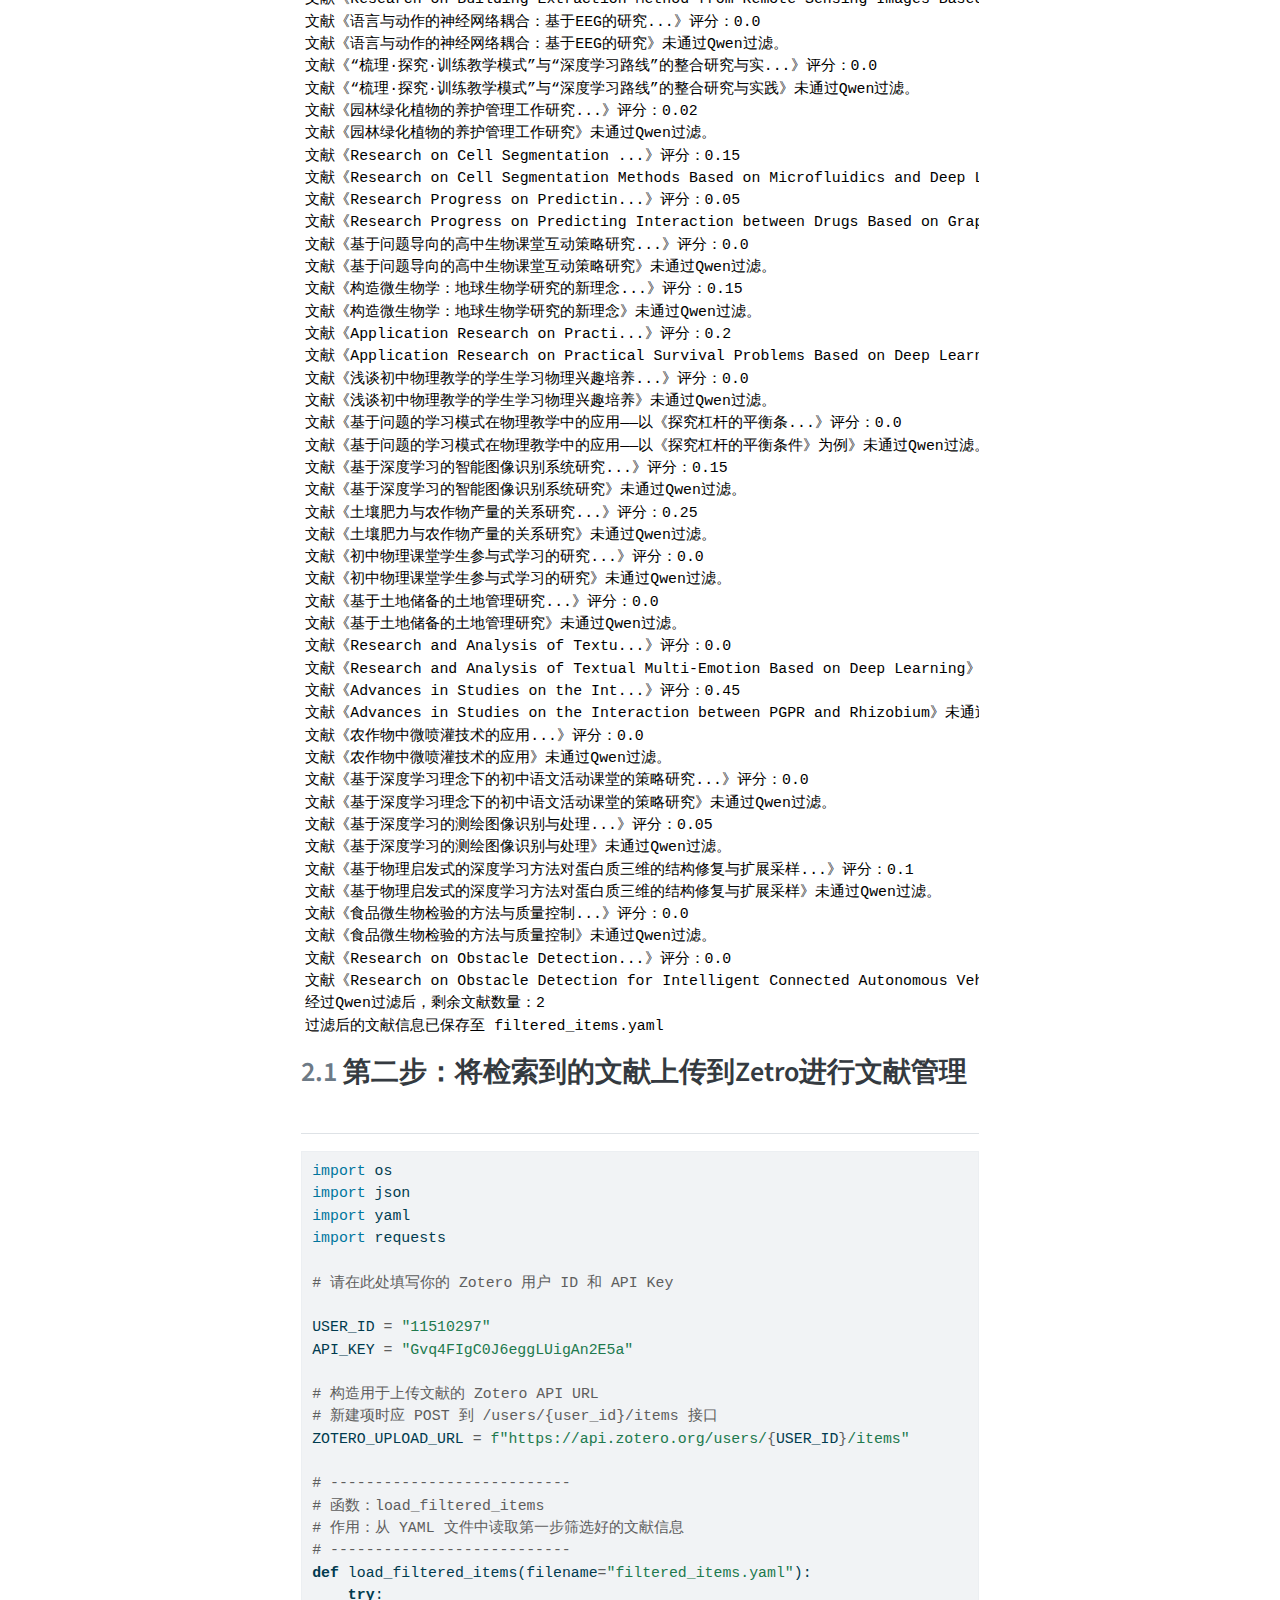
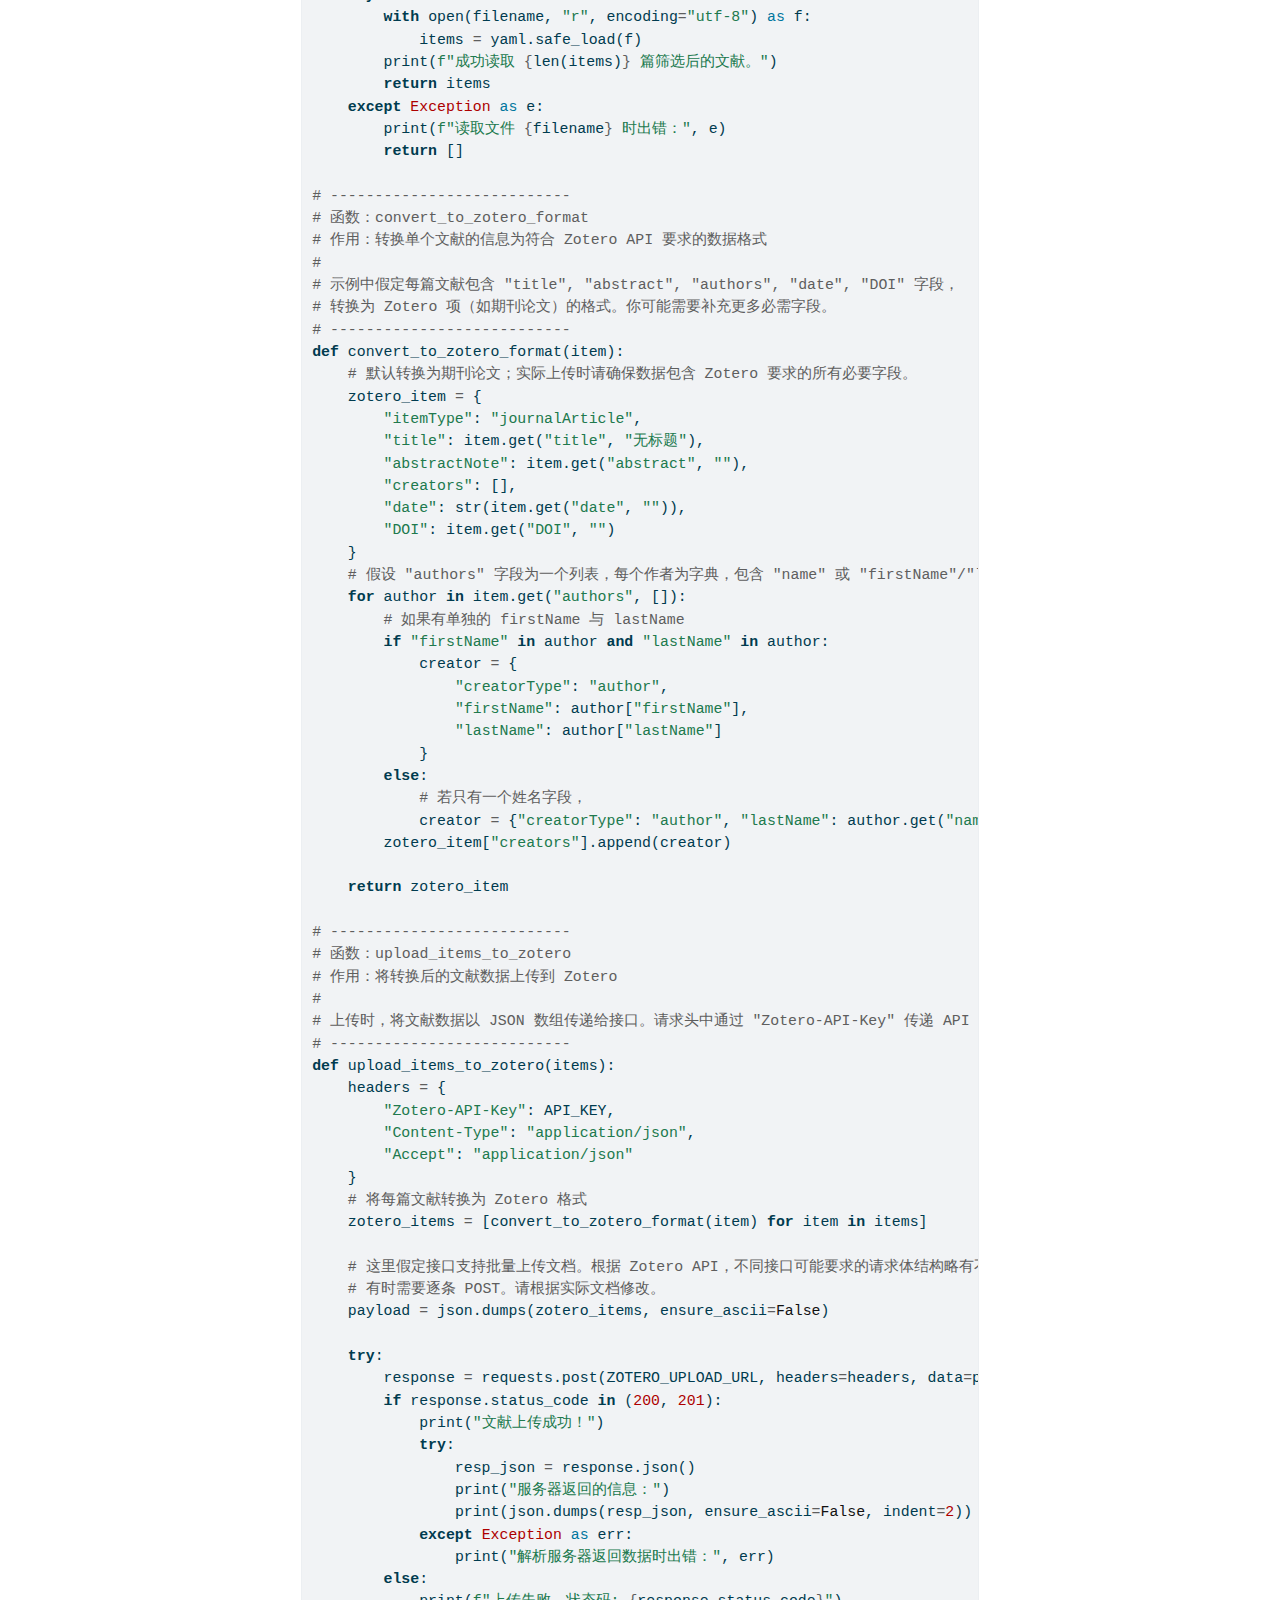
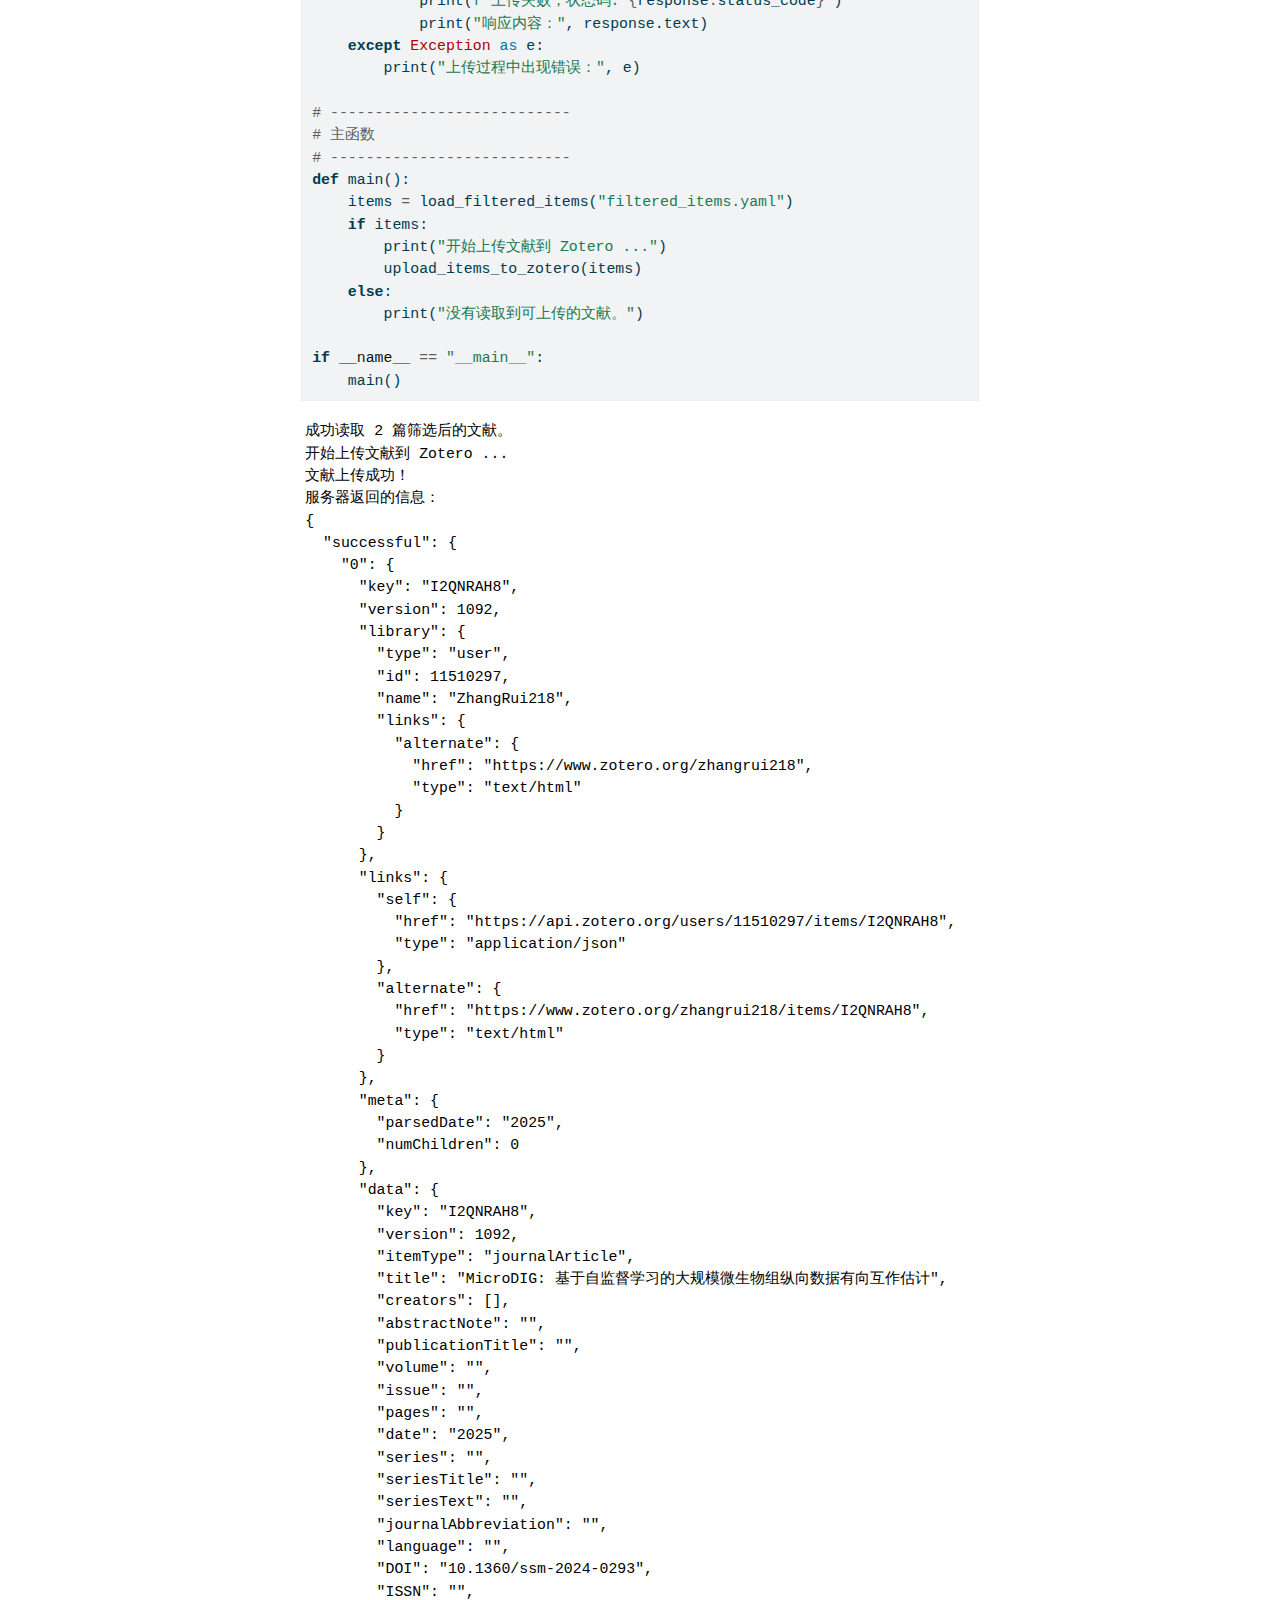
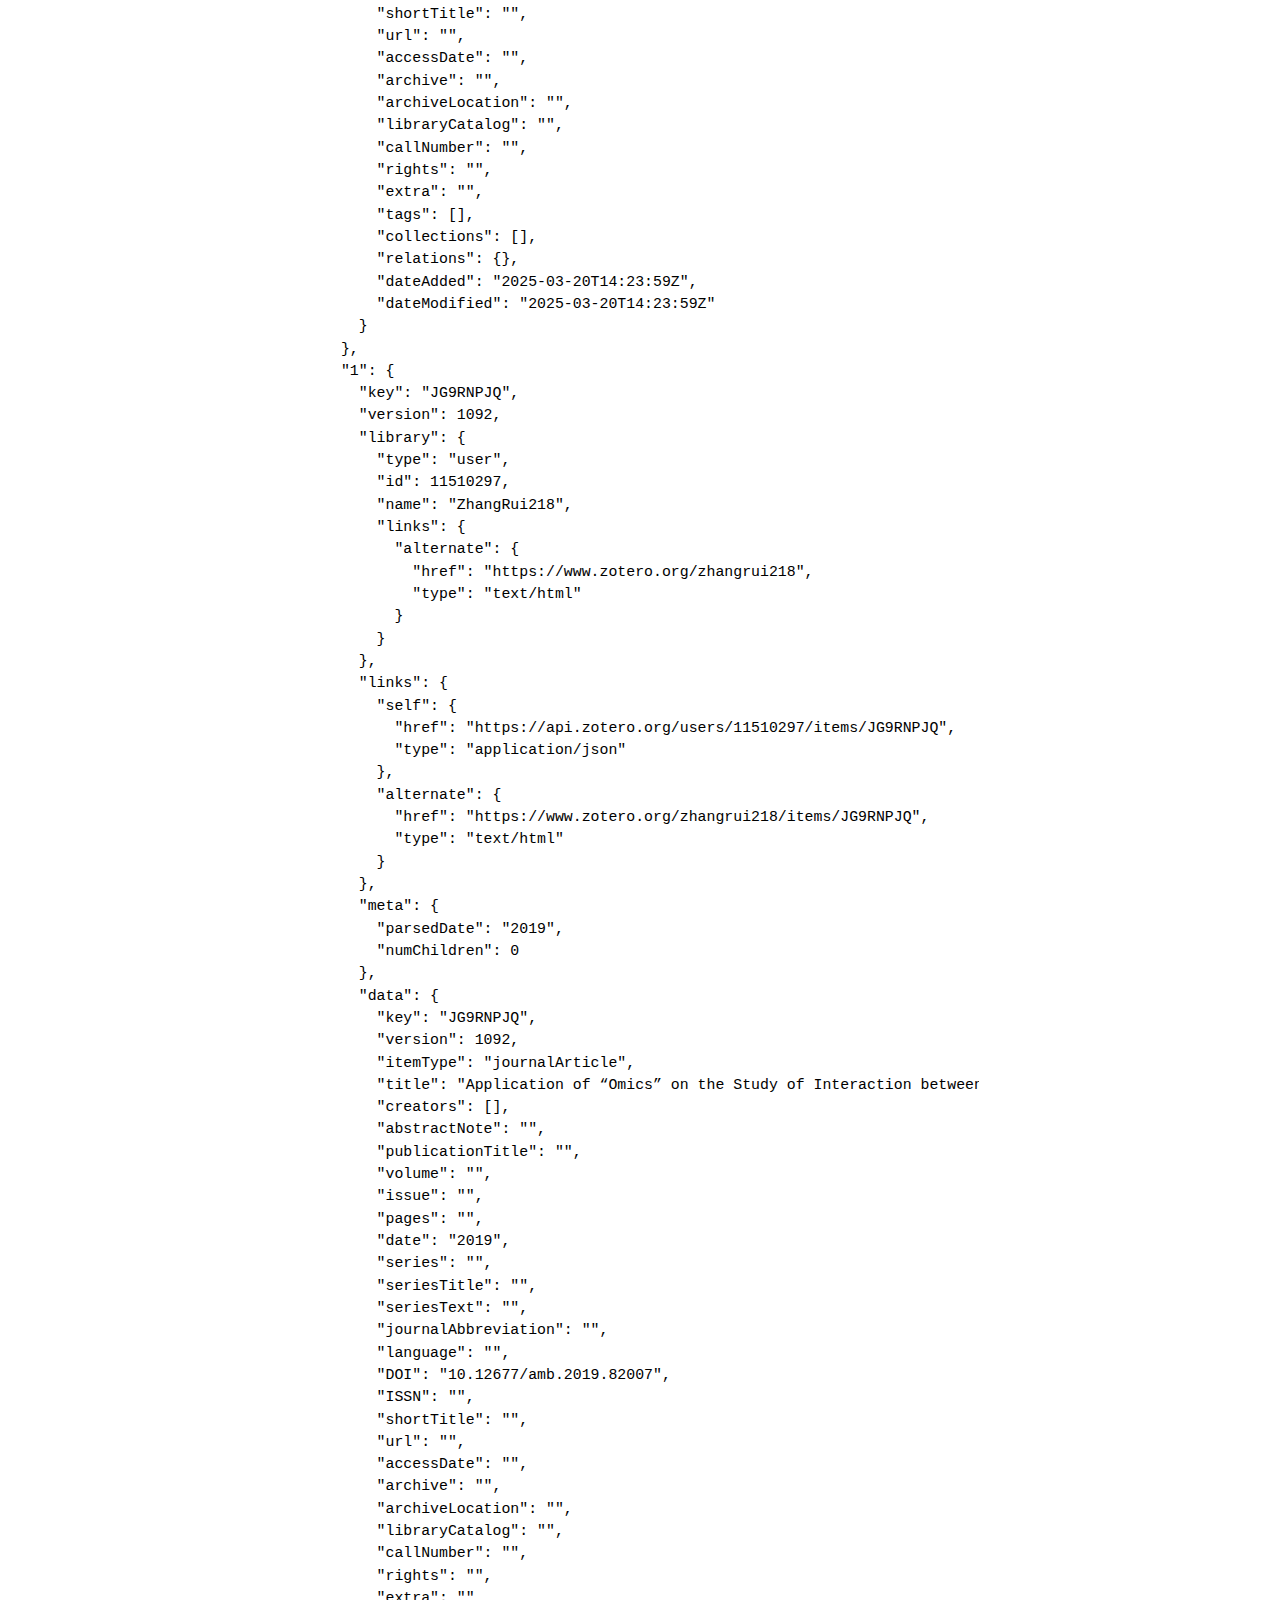
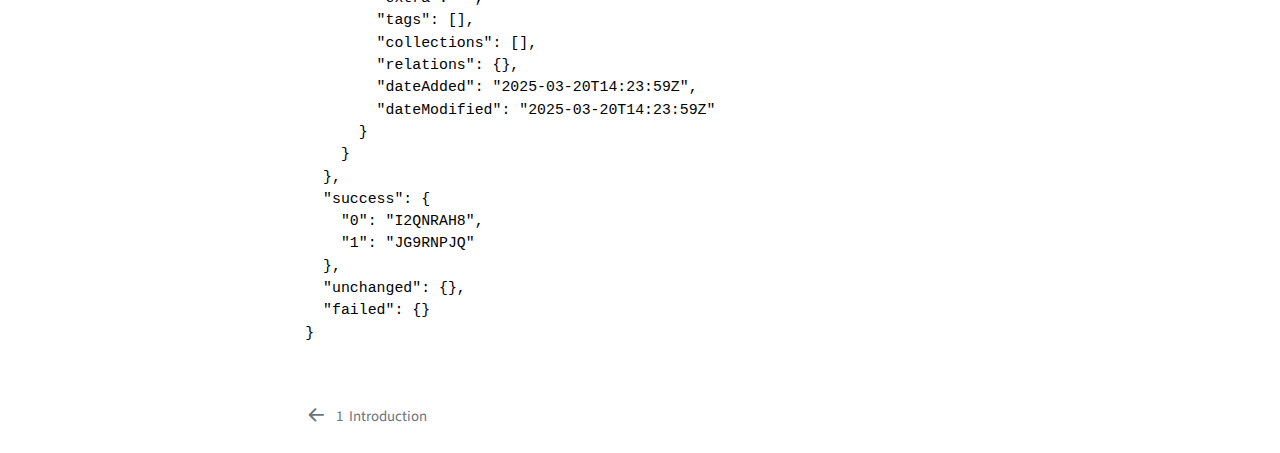
<file: _book/zetora.html>
<!DOCTYPE html>
<html xmlns="http://www.w3.org/1999/xhtml" lang="en" xml:lang="en"><head>

<meta charset="utf-8">
<meta name="generator" content="quarto-1.6.40">

<meta name="viewport" content="width=device-width, initial-scale=1.0, user-scalable=yes">


<title>2&nbsp; 第一步：使用Qwen检索相关文献 – AI</title>
<style>
code{white-space: pre-wrap;}
span.smallcaps{font-variant: small-caps;}
div.columns{display: flex; gap: min(4vw, 1.5em);}
div.column{flex: auto; overflow-x: auto;}
div.hanging-indent{margin-left: 1.5em; text-indent: -1.5em;}
ul.task-list{list-style: none;}
ul.task-list li input[type="checkbox"] {
  width: 0.8em;
  margin: 0 0.8em 0.2em -1em; /* quarto-specific, see https://github.com/quarto-dev/quarto-cli/issues/4556 */ 
  vertical-align: middle;
}
/* CSS for syntax highlighting */
pre > code.sourceCode { white-space: pre; position: relative; }
pre > code.sourceCode > span { line-height: 1.25; }
pre > code.sourceCode > span:empty { height: 1.2em; }
.sourceCode { overflow: visible; }
code.sourceCode > span { color: inherit; text-decoration: inherit; }
div.sourceCode { margin: 1em 0; }
pre.sourceCode { margin: 0; }
@media screen {
div.sourceCode { overflow: auto; }
}
@media print {
pre > code.sourceCode { white-space: pre-wrap; }
pre > code.sourceCode > span { display: inline-block; text-indent: -5em; padding-left: 5em; }
}
pre.numberSource code
  { counter-reset: source-line 0; }
pre.numberSource code > span
  { position: relative; left: -4em; counter-increment: source-line; }
pre.numberSource code > span > a:first-child::before
  { content: counter(source-line);
    position: relative; left: -1em; text-align: right; vertical-align: baseline;
    border: none; display: inline-block;
    -webkit-touch-callout: none; -webkit-user-select: none;
    -khtml-user-select: none; -moz-user-select: none;
    -ms-user-select: none; user-select: none;
    padding: 0 4px; width: 4em;
  }
pre.numberSource { margin-left: 3em;  padding-left: 4px; }
div.sourceCode
  {   }
@media screen {
pre > code.sourceCode > span > a:first-child::before { text-decoration: underline; }
}
</style>


<script src="site_libs/quarto-nav/quarto-nav.js"></script>
<script src="site_libs/quarto-nav/headroom.min.js"></script>
<script src="site_libs/clipboard/clipboard.min.js"></script>
<script src="site_libs/quarto-search/autocomplete.umd.js"></script>
<script src="site_libs/quarto-search/fuse.min.js"></script>
<script src="site_libs/quarto-search/quarto-search.js"></script>
<meta name="quarto:offset" content="./">
<link href="./intro.html" rel="prev">
<script src="site_libs/quarto-html/quarto.js"></script>
<script src="site_libs/quarto-html/popper.min.js"></script>
<script src="site_libs/quarto-html/tippy.umd.min.js"></script>
<script src="site_libs/quarto-html/anchor.min.js"></script>
<link href="site_libs/quarto-html/tippy.css" rel="stylesheet">
<link href="site_libs/quarto-html/quarto-syntax-highlighting-549806ee2085284f45b00abea8c6df48.css" rel="stylesheet" id="quarto-text-highlighting-styles">
<script src="site_libs/bootstrap/bootstrap.min.js"></script>
<link href="site_libs/bootstrap/bootstrap-icons.css" rel="stylesheet">
<link href="site_libs/bootstrap/bootstrap-8da5b4427184b79ecddefad3d342027e.min.css" rel="stylesheet" append-hash="true" id="quarto-bootstrap" data-mode="light">
<script id="quarto-search-options" type="application/json">{
  "location": "sidebar",
  "copy-button": false,
  "collapse-after": 3,
  "panel-placement": "start",
  "type": "textbox",
  "limit": 50,
  "keyboard-shortcut": [
    "f",
    "/",
    "s"
  ],
  "show-item-context": false,
  "language": {
    "search-no-results-text": "No results",
    "search-matching-documents-text": "matching documents",
    "search-copy-link-title": "Copy link to search",
    "search-hide-matches-text": "Hide additional matches",
    "search-more-match-text": "more match in this document",
    "search-more-matches-text": "more matches in this document",
    "search-clear-button-title": "Clear",
    "search-text-placeholder": "",
    "search-detached-cancel-button-title": "Cancel",
    "search-submit-button-title": "Submit",
    "search-label": "Search"
  }
}</script>


</head>

<body class="nav-sidebar floating">

<div id="quarto-search-results"></div>
  <header id="quarto-header" class="headroom fixed-top">
  <nav class="quarto-secondary-nav">
    <div class="container-fluid d-flex">
      <button type="button" class="quarto-btn-toggle btn" data-bs-toggle="collapse" role="button" data-bs-target=".quarto-sidebar-collapse-item" aria-controls="quarto-sidebar" aria-expanded="false" aria-label="Toggle sidebar navigation" onclick="if (window.quartoToggleHeadroom) { window.quartoToggleHeadroom(); }">
        <i class="bi bi-layout-text-sidebar-reverse"></i>
      </button>
        <nav class="quarto-page-breadcrumbs" aria-label="breadcrumb"><ol class="breadcrumb"><li class="breadcrumb-item"><a href="./zetora.html"><span class="chapter-number">2</span>&nbsp; <span class="chapter-title">第一步：使用Qwen检索相关文献</span></a></li></ol></nav>
        <a class="flex-grow-1" role="navigation" data-bs-toggle="collapse" data-bs-target=".quarto-sidebar-collapse-item" aria-controls="quarto-sidebar" aria-expanded="false" aria-label="Toggle sidebar navigation" onclick="if (window.quartoToggleHeadroom) { window.quartoToggleHeadroom(); }">      
        </a>
      <button type="button" class="btn quarto-search-button" aria-label="Search" onclick="window.quartoOpenSearch();">
        <i class="bi bi-search"></i>
      </button>
    </div>
  </nav>
</header>
<!-- content -->
<div id="quarto-content" class="quarto-container page-columns page-rows-contents page-layout-article">
<!-- sidebar -->
  <nav id="quarto-sidebar" class="sidebar collapse collapse-horizontal quarto-sidebar-collapse-item sidebar-navigation floating overflow-auto">
    <div class="pt-lg-2 mt-2 text-left sidebar-header">
    <div class="sidebar-title mb-0 py-0">
      <a href="./">AI</a> 
    </div>
      </div>
        <div class="mt-2 flex-shrink-0 align-items-center">
        <div class="sidebar-search">
        <div id="quarto-search" class="" title="Search"></div>
        </div>
        </div>
    <div class="sidebar-menu-container"> 
    <ul class="list-unstyled mt-1">
        <li class="sidebar-item">
  <div class="sidebar-item-container"> 
  <a href="./index.html" class="sidebar-item-text sidebar-link">
 <span class="menu-text">Preface</span></a>
  </div>
</li>
        <li class="sidebar-item">
  <div class="sidebar-item-container"> 
  <a href="./intro.html" class="sidebar-item-text sidebar-link">
 <span class="menu-text"><span class="chapter-number">1</span>&nbsp; <span class="chapter-title">Introduction</span></span></a>
  </div>
</li>
        <li class="sidebar-item">
  <div class="sidebar-item-container"> 
  <a href="./zetora.html" class="sidebar-item-text sidebar-link active">
 <span class="menu-text"><span class="chapter-number">2</span>&nbsp; <span class="chapter-title">第一步：使用Qwen检索相关文献</span></span></a>
  </div>
</li>
    </ul>
    </div>
</nav>
<div id="quarto-sidebar-glass" class="quarto-sidebar-collapse-item" data-bs-toggle="collapse" data-bs-target=".quarto-sidebar-collapse-item"></div>
<!-- margin-sidebar -->
    <div id="quarto-margin-sidebar" class="sidebar margin-sidebar">
        <nav id="TOC" role="doc-toc" class="toc-active">
    <h2 id="toc-title">Table of contents</h2>
   
  <ul>
  <li><a href="#第二步将检索到的文献上传到zetro进行文献管理" id="toc-第二步将检索到的文献上传到zetro进行文献管理" class="nav-link active" data-scroll-target="#第二步将检索到的文献上传到zetro进行文献管理"><span class="header-section-number">2.1</span> 第二步：将检索到的文献上传到Zetro进行文献管理</a></li>
  </ul>
</nav>
    </div>
<!-- main -->
<main class="content" id="quarto-document-content">

<header id="title-block-header" class="quarto-title-block default">
<div class="quarto-title">
<h1 class="title"><span class="chapter-number">2</span>&nbsp; <span class="chapter-title">第一步：使用Qwen检索相关文献</span></h1>
</div>



<div class="quarto-title-meta">

    
  
    
  </div>
  


</header>


<div id="33604698eed9be16" class="cell" data-executetime="{&quot;end_time&quot;:&quot;2025-03-20T08:20:22.057909Z&quot;,&quot;start_time&quot;:&quot;2025-03-20T08:20:22.046970Z&quot;}">
<div class="sourceCode cell-code" id="cb1"><pre class="sourceCode python code-with-copy"><code class="sourceCode python"><span id="cb1-1"><a href="#cb1-1" aria-hidden="true" tabindex="-1"></a><span class="im">import</span> openai</span>
<span id="cb1-2"><a href="#cb1-2" aria-hidden="true" tabindex="-1"></a><span class="im">import</span> requests</span>
<span id="cb1-3"><a href="#cb1-3" aria-hidden="true" tabindex="-1"></a><span class="im">import</span> yaml</span>
<span id="cb1-4"><a href="#cb1-4" aria-hidden="true" tabindex="-1"></a><span class="im">import</span> time</span>
<span id="cb1-5"><a href="#cb1-5" aria-hidden="true" tabindex="-1"></a></span>
<span id="cb1-6"><a href="#cb1-6" aria-hidden="true" tabindex="-1"></a><span class="co"># ------------------------------------------------------------</span></span>
<span id="cb1-7"><a href="#cb1-7" aria-hidden="true" tabindex="-1"></a><span class="co"># 设置 Qwen API 的认证信息</span></span>
<span id="cb1-8"><a href="#cb1-8" aria-hidden="true" tabindex="-1"></a><span class="co"># ------------------------------------------------------------</span></span>
<span id="cb1-9"><a href="#cb1-9" aria-hidden="true" tabindex="-1"></a><span class="co"># 请确保 API 密钥安全，生产环境中建议通过配置或环境变量传递敏感信息</span></span>
<span id="cb1-10"><a href="#cb1-10" aria-hidden="true" tabindex="-1"></a>openai.api_key <span class="op">=</span> <span class="st">"sk-08ae8b6ba977447cba853e9b617fa10d"</span></span>
<span id="cb1-11"><a href="#cb1-11" aria-hidden="true" tabindex="-1"></a>openai.api_base <span class="op">=</span> <span class="st">"https://dashscope.aliyuncs.com/compatible-mode/v1"</span></span>
<span id="cb1-12"><a href="#cb1-12" aria-hidden="true" tabindex="-1"></a></span>
<span id="cb1-13"><a href="#cb1-13" aria-hidden="true" tabindex="-1"></a><span class="co"># ------------------------------------------------------------</span></span>
<span id="cb1-14"><a href="#cb1-14" aria-hidden="true" tabindex="-1"></a><span class="co"># 函数：fetch_crossref</span></span>
<span id="cb1-15"><a href="#cb1-15" aria-hidden="true" tabindex="-1"></a><span class="co"># 作用：调用 CrossRef API 根据查询条件获取文献数据</span></span>
<span id="cb1-16"><a href="#cb1-16" aria-hidden="true" tabindex="-1"></a><span class="co"># 参数：</span></span>
<span id="cb1-17"><a href="#cb1-17" aria-hidden="true" tabindex="-1"></a><span class="co">#   query      - 查询字符串（例如方向和关键词的组合）</span></span>
<span id="cb1-18"><a href="#cb1-18" aria-hidden="true" tabindex="-1"></a><span class="co">#   year_range - 出版年份范围，格式如 "2018-2025"</span></span>
<span id="cb1-19"><a href="#cb1-19" aria-hidden="true" tabindex="-1"></a><span class="co"># 返回值：一个包含文献信息的列表</span></span>
<span id="cb1-20"><a href="#cb1-20" aria-hidden="true" tabindex="-1"></a><span class="co"># ------------------------------------------------------------</span></span>
<span id="cb1-21"><a href="#cb1-21" aria-hidden="true" tabindex="-1"></a><span class="kw">def</span> fetch_crossref(query, year_range):</span>
<span id="cb1-22"><a href="#cb1-22" aria-hidden="true" tabindex="-1"></a>    url <span class="op">=</span> <span class="st">"https://api.crossref.org/works"</span></span>
<span id="cb1-23"><a href="#cb1-23" aria-hidden="true" tabindex="-1"></a>    params <span class="op">=</span> {</span>
<span id="cb1-24"><a href="#cb1-24" aria-hidden="true" tabindex="-1"></a>        <span class="st">"query"</span>: query,</span>
<span id="cb1-25"><a href="#cb1-25" aria-hidden="true" tabindex="-1"></a>        <span class="st">"filter"</span>: <span class="ss">f"from-pub-date:</span><span class="sc">{</span>year_range<span class="sc">.</span>split(<span class="st">'-'</span>)[<span class="dv">0</span>]<span class="sc">}</span><span class="ss">,until-pub-date:</span><span class="sc">{</span>year_range<span class="sc">.</span>split(<span class="st">'-'</span>)[<span class="dv">1</span>]<span class="sc">}</span><span class="ss">"</span>,</span>
<span id="cb1-26"><a href="#cb1-26" aria-hidden="true" tabindex="-1"></a>        <span class="st">"rows"</span>: <span class="dv">50</span>  <span class="co"># 获取50篇文献，可根据实际需要修改</span></span>
<span id="cb1-27"><a href="#cb1-27" aria-hidden="true" tabindex="-1"></a>    }</span>
<span id="cb1-28"><a href="#cb1-28" aria-hidden="true" tabindex="-1"></a>    headers <span class="op">=</span> {</span>
<span id="cb1-29"><a href="#cb1-29" aria-hidden="true" tabindex="-1"></a>        <span class="st">"User-Agent"</span>: <span class="st">"DocumentManager/1.0 (mailto:your_email@example.com)"</span>  <span class="co"># 建议替换为你自己的邮箱</span></span>
<span id="cb1-30"><a href="#cb1-30" aria-hidden="true" tabindex="-1"></a>    }</span>
<span id="cb1-31"><a href="#cb1-31" aria-hidden="true" tabindex="-1"></a>    response <span class="op">=</span> requests.get(url, params<span class="op">=</span>params, headers<span class="op">=</span>headers)</span>
<span id="cb1-32"><a href="#cb1-32" aria-hidden="true" tabindex="-1"></a>    <span class="cf">if</span> response.status_code <span class="op">==</span> <span class="dv">200</span>:</span>
<span id="cb1-33"><a href="#cb1-33" aria-hidden="true" tabindex="-1"></a>        <span class="cf">return</span> response.json().get(<span class="st">'message'</span>, {}).get(<span class="st">'items'</span>, [])</span>
<span id="cb1-34"><a href="#cb1-34" aria-hidden="true" tabindex="-1"></a>    <span class="cf">else</span>:</span>
<span id="cb1-35"><a href="#cb1-35" aria-hidden="true" tabindex="-1"></a>        <span class="bu">print</span>(<span class="ss">f"CrossRef请求失败：</span><span class="sc">{</span>response<span class="sc">.</span>status_code<span class="sc">}</span><span class="ss">"</span>)</span>
<span id="cb1-36"><a href="#cb1-36" aria-hidden="true" tabindex="-1"></a>        <span class="cf">return</span> []</span>
<span id="cb1-37"><a href="#cb1-37" aria-hidden="true" tabindex="-1"></a></span>
<span id="cb1-38"><a href="#cb1-38" aria-hidden="true" tabindex="-1"></a><span class="co"># ------------------------------------------------------------</span></span>
<span id="cb1-39"><a href="#cb1-39" aria-hidden="true" tabindex="-1"></a><span class="co"># 函数：read_config</span></span>
<span id="cb1-40"><a href="#cb1-40" aria-hidden="true" tabindex="-1"></a><span class="co"># 作用：从 config.yaml 文件中读取配置参数（方向、关键词、出版年份范围）</span></span>
<span id="cb1-41"><a href="#cb1-41" aria-hidden="true" tabindex="-1"></a><span class="co"># 返回值：一个字典，包含配置信息</span></span>
<span id="cb1-42"><a href="#cb1-42" aria-hidden="true" tabindex="-1"></a><span class="co"># ------------------------------------------------------------</span></span>
<span id="cb1-43"><a href="#cb1-43" aria-hidden="true" tabindex="-1"></a><span class="kw">def</span> read_config():</span>
<span id="cb1-44"><a href="#cb1-44" aria-hidden="true" tabindex="-1"></a>    <span class="cf">with</span> <span class="bu">open</span>(<span class="st">"config.yaml"</span>, <span class="st">"r"</span>, encoding<span class="op">=</span><span class="st">"utf-8"</span>) <span class="im">as</span> f:</span>
<span id="cb1-45"><a href="#cb1-45" aria-hidden="true" tabindex="-1"></a>        <span class="cf">return</span> yaml.safe_load(f)</span>
<span id="cb1-46"><a href="#cb1-46" aria-hidden="true" tabindex="-1"></a></span>
<span id="cb1-47"><a href="#cb1-47" aria-hidden="true" tabindex="-1"></a><span class="co"># ------------------------------------------------------------</span></span>
<span id="cb1-48"><a href="#cb1-48" aria-hidden="true" tabindex="-1"></a><span class="co"># 函数：qwen_api_call</span></span>
<span id="cb1-49"><a href="#cb1-49" aria-hidden="true" tabindex="-1"></a><span class="co"># 作用：调用 Qwen API 生成对话回复（这里用于返回文献相关性评分）</span></span>
<span id="cb1-50"><a href="#cb1-50" aria-hidden="true" tabindex="-1"></a><span class="co"># 参数：</span></span>
<span id="cb1-51"><a href="#cb1-51" aria-hidden="true" tabindex="-1"></a><span class="co">#   prompt - 发送到模型的提示文本</span></span>
<span id="cb1-52"><a href="#cb1-52" aria-hidden="true" tabindex="-1"></a><span class="co">#   model  - 使用的模型名称，默认使用 "qwen-max"</span></span>
<span id="cb1-53"><a href="#cb1-53" aria-hidden="true" tabindex="-1"></a><span class="co"># 返回值：API 返回的文本（这里应为一个评分的数字字符串）</span></span>
<span id="cb1-54"><a href="#cb1-54" aria-hidden="true" tabindex="-1"></a><span class="co"># ------------------------------------------------------------</span></span>
<span id="cb1-55"><a href="#cb1-55" aria-hidden="true" tabindex="-1"></a><span class="kw">def</span> qwen_api_call(prompt, model<span class="op">=</span><span class="st">"qwen-max"</span>):</span>
<span id="cb1-56"><a href="#cb1-56" aria-hidden="true" tabindex="-1"></a>    <span class="cf">try</span>:</span>
<span id="cb1-57"><a href="#cb1-57" aria-hidden="true" tabindex="-1"></a>        completion <span class="op">=</span> openai.ChatCompletion.create(</span>
<span id="cb1-58"><a href="#cb1-58" aria-hidden="true" tabindex="-1"></a>            model<span class="op">=</span>model,</span>
<span id="cb1-59"><a href="#cb1-59" aria-hidden="true" tabindex="-1"></a>            messages<span class="op">=</span>[</span>
<span id="cb1-60"><a href="#cb1-60" aria-hidden="true" tabindex="-1"></a>                {<span class="st">"role"</span>: <span class="st">"system"</span>, <span class="st">"content"</span>: <span class="st">"You are a helpful assistant."</span>},</span>
<span id="cb1-61"><a href="#cb1-61" aria-hidden="true" tabindex="-1"></a>                {<span class="st">"role"</span>: <span class="st">"user"</span>, <span class="st">"content"</span>: prompt}</span>
<span id="cb1-62"><a href="#cb1-62" aria-hidden="true" tabindex="-1"></a>            ],</span>
<span id="cb1-63"><a href="#cb1-63" aria-hidden="true" tabindex="-1"></a>            temperature<span class="op">=</span><span class="fl">0.0</span>,  <span class="co"># 保证输出稳定</span></span>
<span id="cb1-64"><a href="#cb1-64" aria-hidden="true" tabindex="-1"></a>            top_p<span class="op">=</span><span class="fl">1.0</span>,</span>
<span id="cb1-65"><a href="#cb1-65" aria-hidden="true" tabindex="-1"></a>            max_tokens<span class="op">=</span><span class="dv">10</span>    <span class="co"># 输出长度，根据需要可调大</span></span>
<span id="cb1-66"><a href="#cb1-66" aria-hidden="true" tabindex="-1"></a>        )</span>
<span id="cb1-67"><a href="#cb1-67" aria-hidden="true" tabindex="-1"></a>        <span class="cf">return</span> completion.choices[<span class="dv">0</span>].message.content.strip()</span>
<span id="cb1-68"><a href="#cb1-68" aria-hidden="true" tabindex="-1"></a>    <span class="cf">except</span> <span class="pp">Exception</span> <span class="im">as</span> e:</span>
<span id="cb1-69"><a href="#cb1-69" aria-hidden="true" tabindex="-1"></a>        <span class="bu">print</span>(<span class="st">"Qwen API调用失败："</span>, e)</span>
<span id="cb1-70"><a href="#cb1-70" aria-hidden="true" tabindex="-1"></a>        <span class="cf">return</span> <span class="st">""</span></span>
<span id="cb1-71"><a href="#cb1-71" aria-hidden="true" tabindex="-1"></a></span>
<span id="cb1-72"><a href="#cb1-72" aria-hidden="true" tabindex="-1"></a><span class="co"># ------------------------------------------------------------</span></span>
<span id="cb1-73"><a href="#cb1-73" aria-hidden="true" tabindex="-1"></a><span class="co"># 函数：ai_filter_qwen</span></span>
<span id="cb1-74"><a href="#cb1-74" aria-hidden="true" tabindex="-1"></a><span class="co"># 作用：利用 Qwen API 对文献与设定方向的相关性进行评分，并判断是否超过阈值</span></span>
<span id="cb1-75"><a href="#cb1-75" aria-hidden="true" tabindex="-1"></a><span class="co"># 参数：</span></span>
<span id="cb1-76"><a href="#cb1-76" aria-hidden="true" tabindex="-1"></a><span class="co">#   item      - 单篇文献预处理后的数据（包含标题、摘要等）</span></span>
<span id="cb1-77"><a href="#cb1-77" aria-hidden="true" tabindex="-1"></a><span class="co">#   direction - 给定的研究方向或主题</span></span>
<span id="cb1-78"><a href="#cb1-78" aria-hidden="true" tabindex="-1"></a><span class="co">#   threshold - 评分阈值（默认0.6，&gt;=这个值则认为相关）</span></span>
<span id="cb1-79"><a href="#cb1-79" aria-hidden="true" tabindex="-1"></a><span class="co"># 返回值：如果文献相关返回 True，否则返回 False</span></span>
<span id="cb1-80"><a href="#cb1-80" aria-hidden="true" tabindex="-1"></a><span class="co"># ------------------------------------------------------------</span></span>
<span id="cb1-81"><a href="#cb1-81" aria-hidden="true" tabindex="-1"></a><span class="kw">def</span> ai_filter_qwen(item, direction, threshold<span class="op">=</span><span class="fl">0.6</span>):</span>
<span id="cb1-82"><a href="#cb1-82" aria-hidden="true" tabindex="-1"></a>    prompt <span class="op">=</span> <span class="ss">f"""</span></span>
<span id="cb1-83"><a href="#cb1-83" aria-hidden="true" tabindex="-1"></a><span class="ss">请判断以下文献是否与“</span><span class="sc">{</span>direction<span class="sc">}</span><span class="ss">”密切相关，并请仅返回一个0到1之间的评分（保留两位小数）。</span></span>
<span id="cb1-84"><a href="#cb1-84" aria-hidden="true" tabindex="-1"></a></span>
<span id="cb1-85"><a href="#cb1-85" aria-hidden="true" tabindex="-1"></a><span class="ss">标题：</span><span class="sc">{</span>item<span class="sc">.</span>get(<span class="st">'title'</span>, <span class="st">'无标题'</span>)<span class="sc">}</span></span>
<span id="cb1-86"><a href="#cb1-86" aria-hidden="true" tabindex="-1"></a><span class="ss">摘要：</span><span class="sc">{</span>item<span class="sc">.</span>get(<span class="st">'abstract'</span>, <span class="st">'无摘要'</span>)<span class="sc">}</span></span>
<span id="cb1-87"><a href="#cb1-87" aria-hidden="true" tabindex="-1"></a></span>
<span id="cb1-88"><a href="#cb1-88" aria-hidden="true" tabindex="-1"></a><span class="ss">评分标准：</span></span>
<span id="cb1-89"><a href="#cb1-89" aria-hidden="true" tabindex="-1"></a><span class="ss">0.00 表示完全不相关，1.00 表示高度相关。</span></span>
<span id="cb1-90"><a href="#cb1-90" aria-hidden="true" tabindex="-1"></a><span class="ss">"""</span></span>
<span id="cb1-91"><a href="#cb1-91" aria-hidden="true" tabindex="-1"></a>    <span class="cf">try</span>:</span>
<span id="cb1-92"><a href="#cb1-92" aria-hidden="true" tabindex="-1"></a>        response <span class="op">=</span> qwen_api_call(prompt)</span>
<span id="cb1-93"><a href="#cb1-93" aria-hidden="true" tabindex="-1"></a>        score_str <span class="op">=</span> response.strip()</span>
<span id="cb1-94"><a href="#cb1-94" aria-hidden="true" tabindex="-1"></a>        score <span class="op">=</span> <span class="bu">float</span>(score_str)</span>
<span id="cb1-95"><a href="#cb1-95" aria-hidden="true" tabindex="-1"></a>        <span class="bu">print</span>(<span class="ss">f"文献《</span><span class="sc">{</span>item[<span class="st">'title'</span>][:<span class="dv">30</span>]<span class="sc">}</span><span class="ss">...》评分：</span><span class="sc">{</span>score<span class="sc">}</span><span class="ss">"</span>)</span>
<span id="cb1-96"><a href="#cb1-96" aria-hidden="true" tabindex="-1"></a>        <span class="cf">return</span> score <span class="op">&gt;=</span> threshold</span>
<span id="cb1-97"><a href="#cb1-97" aria-hidden="true" tabindex="-1"></a>    <span class="cf">except</span> <span class="pp">Exception</span> <span class="im">as</span> e:</span>
<span id="cb1-98"><a href="#cb1-98" aria-hidden="true" tabindex="-1"></a>        <span class="bu">print</span>(<span class="ss">f"评分解析错误：</span><span class="sc">{</span>e<span class="sc">}</span><span class="ss">"</span>)</span>
<span id="cb1-99"><a href="#cb1-99" aria-hidden="true" tabindex="-1"></a>        <span class="cf">return</span> <span class="va">False</span></span>
<span id="cb1-100"><a href="#cb1-100" aria-hidden="true" tabindex="-1"></a></span>
<span id="cb1-101"><a href="#cb1-101" aria-hidden="true" tabindex="-1"></a><span class="co"># ------------------------------------------------------------</span></span>
<span id="cb1-102"><a href="#cb1-102" aria-hidden="true" tabindex="-1"></a><span class="co"># 函数：save_filtered_items</span></span>
<span id="cb1-103"><a href="#cb1-103" aria-hidden="true" tabindex="-1"></a><span class="co"># 作用：将过滤后的文献信息保存至指定文件（这里使用 YAML 格式）</span></span>
<span id="cb1-104"><a href="#cb1-104" aria-hidden="true" tabindex="-1"></a><span class="co"># ------------------------------------------------------------</span></span>
<span id="cb1-105"><a href="#cb1-105" aria-hidden="true" tabindex="-1"></a><span class="kw">def</span> save_filtered_items(filtered_items, filename<span class="op">=</span><span class="st">"filtered_items.yaml"</span>):</span>
<span id="cb1-106"><a href="#cb1-106" aria-hidden="true" tabindex="-1"></a>    <span class="cf">with</span> <span class="bu">open</span>(filename, <span class="st">"w"</span>, encoding<span class="op">=</span><span class="st">"utf-8"</span>) <span class="im">as</span> f:</span>
<span id="cb1-107"><a href="#cb1-107" aria-hidden="true" tabindex="-1"></a>        yaml.safe_dump(filtered_items, f, allow_unicode<span class="op">=</span><span class="va">True</span>)</span>
<span id="cb1-108"><a href="#cb1-108" aria-hidden="true" tabindex="-1"></a>    <span class="bu">print</span>(<span class="ss">f"过滤后的文献信息已保存至 </span><span class="sc">{</span>filename<span class="sc">}</span><span class="ss">"</span>)</span>
<span id="cb1-109"><a href="#cb1-109" aria-hidden="true" tabindex="-1"></a></span>
<span id="cb1-110"><a href="#cb1-110" aria-hidden="true" tabindex="-1"></a><span class="co"># ------------------------------------------------------------</span></span>
<span id="cb1-111"><a href="#cb1-111" aria-hidden="true" tabindex="-1"></a><span class="co"># 主函数</span></span>
<span id="cb1-112"><a href="#cb1-112" aria-hidden="true" tabindex="-1"></a><span class="co"># ------------------------------------------------------------</span></span>
<span id="cb1-113"><a href="#cb1-113" aria-hidden="true" tabindex="-1"></a><span class="kw">def</span> main():</span>
<span id="cb1-114"><a href="#cb1-114" aria-hidden="true" tabindex="-1"></a>    config <span class="op">=</span> read_config()</span>
<span id="cb1-115"><a href="#cb1-115" aria-hidden="true" tabindex="-1"></a>    direction <span class="op">=</span> config.get(<span class="st">"direction"</span>, <span class="st">""</span>)</span>
<span id="cb1-116"><a href="#cb1-116" aria-hidden="true" tabindex="-1"></a>    keywords <span class="op">=</span> <span class="st">" "</span>.join(config.get(<span class="st">"keywords"</span>, []))</span>
<span id="cb1-117"><a href="#cb1-117" aria-hidden="true" tabindex="-1"></a>    publication_year <span class="op">=</span> config.get(<span class="st">"publication_year"</span>, <span class="st">""</span>)</span>
<span id="cb1-118"><a href="#cb1-118" aria-hidden="true" tabindex="-1"></a>    </span>
<span id="cb1-119"><a href="#cb1-119" aria-hidden="true" tabindex="-1"></a>    query <span class="op">=</span> <span class="ss">f"</span><span class="sc">{</span>direction<span class="sc">}</span><span class="ss"> </span><span class="sc">{</span>keywords<span class="sc">}</span><span class="ss">"</span></span>
<span id="cb1-120"><a href="#cb1-120" aria-hidden="true" tabindex="-1"></a>    items <span class="op">=</span> fetch_crossref(query, publication_year)</span>
<span id="cb1-121"><a href="#cb1-121" aria-hidden="true" tabindex="-1"></a>    </span>
<span id="cb1-122"><a href="#cb1-122" aria-hidden="true" tabindex="-1"></a>    <span class="co"># 预处理文献数据，提取关键字段</span></span>
<span id="cb1-123"><a href="#cb1-123" aria-hidden="true" tabindex="-1"></a>    processed_items <span class="op">=</span> []</span>
<span id="cb1-124"><a href="#cb1-124" aria-hidden="true" tabindex="-1"></a>    <span class="cf">for</span> item <span class="kw">in</span> items:</span>
<span id="cb1-125"><a href="#cb1-125" aria-hidden="true" tabindex="-1"></a>        processed <span class="op">=</span> {</span>
<span id="cb1-126"><a href="#cb1-126" aria-hidden="true" tabindex="-1"></a>            <span class="st">"title"</span>: item.get(<span class="st">"title"</span>, [<span class="st">""</span>])[<span class="dv">0</span>] <span class="cf">if</span> item.get(<span class="st">"title"</span>) <span class="cf">else</span> <span class="st">"无标题"</span>,</span>
<span id="cb1-127"><a href="#cb1-127" aria-hidden="true" tabindex="-1"></a>            <span class="st">"abstract"</span>: item.get(<span class="st">"abstract"</span>, <span class="st">"无摘要"</span>),</span>
<span id="cb1-128"><a href="#cb1-128" aria-hidden="true" tabindex="-1"></a>            <span class="st">"authors"</span>: item.get(<span class="st">"author"</span>, []),</span>
<span id="cb1-129"><a href="#cb1-129" aria-hidden="true" tabindex="-1"></a>            <span class="st">"date"</span>: item.get(<span class="st">"issued"</span>, {}).get(<span class="st">"date-parts"</span>, [[<span class="st">""</span>]])[<span class="dv">0</span>][<span class="dv">0</span>],</span>
<span id="cb1-130"><a href="#cb1-130" aria-hidden="true" tabindex="-1"></a>            <span class="st">"DOI"</span>: item.get(<span class="st">"DOI"</span>, <span class="st">""</span>)</span>
<span id="cb1-131"><a href="#cb1-131" aria-hidden="true" tabindex="-1"></a>        }</span>
<span id="cb1-132"><a href="#cb1-132" aria-hidden="true" tabindex="-1"></a>        processed_items.append(processed)</span>
<span id="cb1-133"><a href="#cb1-133" aria-hidden="true" tabindex="-1"></a>    </span>
<span id="cb1-134"><a href="#cb1-134" aria-hidden="true" tabindex="-1"></a>    <span class="bu">print</span>(<span class="ss">f"初步获取到 </span><span class="sc">{</span><span class="bu">len</span>(processed_items)<span class="sc">}</span><span class="ss"> 篇文献。"</span>)</span>
<span id="cb1-135"><a href="#cb1-135" aria-hidden="true" tabindex="-1"></a>    </span>
<span id="cb1-136"><a href="#cb1-136" aria-hidden="true" tabindex="-1"></a>    <span class="co"># 使用 Qwen API 对文献进行过滤，根据相关性评分判断是否通过</span></span>
<span id="cb1-137"><a href="#cb1-137" aria-hidden="true" tabindex="-1"></a>    filtered_items <span class="op">=</span> []</span>
<span id="cb1-138"><a href="#cb1-138" aria-hidden="true" tabindex="-1"></a>    <span class="cf">for</span> item <span class="kw">in</span> processed_items:</span>
<span id="cb1-139"><a href="#cb1-139" aria-hidden="true" tabindex="-1"></a>        <span class="cf">if</span> ai_filter_qwen(item, direction):</span>
<span id="cb1-140"><a href="#cb1-140" aria-hidden="true" tabindex="-1"></a>            filtered_items.append(item)</span>
<span id="cb1-141"><a href="#cb1-141" aria-hidden="true" tabindex="-1"></a>            <span class="bu">print</span>(<span class="ss">f"文献《</span><span class="sc">{</span>item[<span class="st">'title'</span>]<span class="sc">}</span><span class="ss">》通过Qwen过滤。"</span>)</span>
<span id="cb1-142"><a href="#cb1-142" aria-hidden="true" tabindex="-1"></a>        <span class="cf">else</span>:</span>
<span id="cb1-143"><a href="#cb1-143" aria-hidden="true" tabindex="-1"></a>            <span class="bu">print</span>(<span class="ss">f"文献《</span><span class="sc">{</span>item[<span class="st">'title'</span>]<span class="sc">}</span><span class="ss">》未通过Qwen过滤。"</span>)</span>
<span id="cb1-144"><a href="#cb1-144" aria-hidden="true" tabindex="-1"></a>        time.sleep(<span class="dv">1</span>)  <span class="co"># 暂停1秒，防止请求过于频繁</span></span>
<span id="cb1-145"><a href="#cb1-145" aria-hidden="true" tabindex="-1"></a>    </span>
<span id="cb1-146"><a href="#cb1-146" aria-hidden="true" tabindex="-1"></a>    <span class="bu">print</span>(<span class="ss">f"经过Qwen过滤后，剩余文献数量：</span><span class="sc">{</span><span class="bu">len</span>(filtered_items)<span class="sc">}</span><span class="ss">"</span>)</span>
<span id="cb1-147"><a href="#cb1-147" aria-hidden="true" tabindex="-1"></a>    </span>
<span id="cb1-148"><a href="#cb1-148" aria-hidden="true" tabindex="-1"></a>    <span class="co"># 保存过滤后的文献信息到文件</span></span>
<span id="cb1-149"><a href="#cb1-149" aria-hidden="true" tabindex="-1"></a>    save_filtered_items(filtered_items, filename<span class="op">=</span><span class="st">"filtered_items.yaml"</span>)</span>
<span id="cb1-150"><a href="#cb1-150" aria-hidden="true" tabindex="-1"></a></span>
<span id="cb1-151"><a href="#cb1-151" aria-hidden="true" tabindex="-1"></a><span class="co"># 当脚本作为主程序执行时，调用 main() 函数</span></span>
<span id="cb1-152"><a href="#cb1-152" aria-hidden="true" tabindex="-1"></a><span class="cf">if</span> <span class="va">__name__</span> <span class="op">==</span> <span class="st">"__main__"</span>:</span>
<span id="cb1-153"><a href="#cb1-153" aria-hidden="true" tabindex="-1"></a>    main()</span></code><button title="Copy to Clipboard" class="code-copy-button"><i class="bi"></i></button></pre></div>
<div class="cell-output cell-output-stdout">
<pre><code>初步获取到 50 篇文献。
文献《基于在生物教学中激发学生学习兴趣的研究...》评分：0.0
文献《基于在生物教学中激发学生学习兴趣的研究》未通过Qwen过滤。
文献《基于深度学习的工程图像识别与分类研究...》评分：0.05
文献《基于深度学习的工程图像识别与分类研究》未通过Qwen过滤。
文献《CT-CPI: Deep Learning Model of...》评分：0.05
文献《CT-CPI: Deep Learning Model of Compound-Protein Interaction Based on Integrated CNN Module and Transformer》未通过Qwen过滤。
文献《基于深度学习的工程检测智能化创新研究...》评分：0.01
文献《基于深度学习的工程检测智能化创新研究》未通过Qwen过滤。
文献《Research Progress of Predictin...》评分：0.05
文献《Research Progress of Predicting Long Non-Coding RNA-MicroRNA Interaction Based on Deep Learning》未通过Qwen过滤。
文献《Practice Exploration of “Inter...》评分：0.0
文献《Practice Exploration of “Internet plus Deep Learning” Mixed Teaching System of Medical Physics》未通过Qwen过滤。
文献《基于深度学习的工业机器人运动控制算法优化研究...》评分：0.0
文献《基于深度学习的工业机器人运动控制算法优化研究》未通过Qwen过滤。
文献《MicroDIG: 基于自监督学习的大规模微生物组纵向数据有...》评分：0.85
文献《MicroDIG: 基于自监督学习的大规模微生物组纵向数据有向互作估计》通过Qwen过滤。
文献《基于机器学习和深度学习的抗菌肽预测研究进展...》评分：0.25
文献《基于机器学习和深度学习的抗菌肽预测研究进展》未通过Qwen过滤。
文献《基于ANSYS的土与深基坑地连墙相互作用研究...》评分：0.0
文献《基于ANSYS的土与深基坑地连墙相互作用研究》未通过Qwen过滤。
文献《基于机器学习和深度学习的蛋白质结构预测研究进展...》评分：0.25
文献《基于机器学习和深度学习的蛋白质结构预测研究进展》未通过Qwen过滤。
文献《尊重幼儿，多维互动，深度学习，共同成长——基于互动课程促发幼...》评分：0.0
文献《尊重幼儿，多维互动，深度学习，共同成长——基于互动课程促发幼儿深度学习的实践尝试》未通过Qwen过滤。
文献《Research on Predicting TCR and...》评分：0.0
文献《Research on Predicting TCR and Peptide Interaction Algorithms Based on Deep Learning》未通过Qwen过滤。
文献《基于批判性思维的农村中学道德与法治课堂深度学习策略...》评分：0.0
文献《基于批判性思维的农村中学道德与法治课堂深度学习策略》未通过Qwen过滤。
文献《基于生物信息学分析的骨肉瘤hub基因的识别与免疫机制的研究...》评分：0.0
文献《基于生物信息学分析的骨肉瘤hub基因的识别与免疫机制的研究》未通过Qwen过滤。
文献《Research Progress on Predictin...》评分：0.02
文献《Research Progress on Predicting Interaction between Long Noncoding RNA and Protein Based on Deep Learning》未通过Qwen过滤。
文献《基于深度学习的乡土地理教学调研——以山西省为例...》评分：0.0
文献《基于深度学习的乡土地理教学调研——以山西省为例》未通过Qwen过滤。
文献《Deep Learning: New Engine for ...》评分：0.25
文献《Deep Learning: New Engine for the Study of Material Microstructures and Physical Properties》未通过Qwen过滤。
文献《基于深度学习的器官芯片驱动设备运行状态监测方法研究...》评分：0.0
文献《基于深度学习的器官芯片驱动设备运行状态监测方法研究》未通过Qwen过滤。
文献《Molecular biological studies o...》评分：0.25
文献《Molecular biological studies on the interactions between bromoviruses and plants》未通过Qwen过滤。
文献《信息管理与信息系统中基于深度学习的知识图谱构建与应用研究...》评分：0.05
文献《信息管理与信息系统中基于深度学习的知识图谱构建与应用研究》未通过Qwen过滤。
文献《AI 与教学深度融合：提升小学科学课堂教学的互动性与学习效果...》评分：0.0
文献《AI 与教学深度融合：提升小学科学课堂教学的互动性与学习效果的研究与实践》未通过Qwen过滤。
文献《A Study on the Learning State ...》评分：0.0
文献《A Study on the Learning State of Classroom Students Based on Deep Learning》未通过Qwen过滤。
文献《Application of “Omics” on the ...》评分：0.65
文献《Application of “Omics” on the Study of Interaction between Endophyte and Plant》通过Qwen过滤。
文献《基于深度学习的网络安全威胁智能识别与防御研究...》评分：0.0
文献《基于深度学习的网络安全威胁智能识别与防御研究》未通过Qwen过滤。
文献《课堂有效师生互动对法语学习者学习效果实证研究...》评分：0.0
文献《课堂有效师生互动对法语学习者学习效果实证研究》未通过Qwen过滤。
文献《基于核心素养的初中生物实验教学创新路径研究...》评分：0.0
文献《基于核心素养的初中生物实验教学创新路径研究》未通过Qwen过滤。
文献《Research on Building Extractio...》评分：0.0
文献《Research on Building Extraction Method from Remote Sensing Images Based on Deep Learning》未通过Qwen过滤。
文献《语言与动作的神经网络耦合：基于EEG的研究...》评分：0.0
文献《语言与动作的神经网络耦合：基于EEG的研究》未通过Qwen过滤。
文献《“梳理·探究·训练教学模式”与“深度学习路线”的整合研究与实...》评分：0.0
文献《“梳理·探究·训练教学模式”与“深度学习路线”的整合研究与实践》未通过Qwen过滤。
文献《园林绿化植物的养护管理工作研究...》评分：0.02
文献《园林绿化植物的养护管理工作研究》未通过Qwen过滤。
文献《Research on Cell Segmentation ...》评分：0.15
文献《Research on Cell Segmentation Methods Based on Microfluidics and Deep Learning》未通过Qwen过滤。
文献《Research Progress on Predictin...》评分：0.05
文献《Research Progress on Predicting Interaction between Drugs Based on Graph Convolution Network》未通过Qwen过滤。
文献《基于问题导向的高中生物课堂互动策略研究...》评分：0.0
文献《基于问题导向的高中生物课堂互动策略研究》未通过Qwen过滤。
文献《构造微生物学：地球生物学研究的新理念...》评分：0.15
文献《构造微生物学：地球生物学研究的新理念》未通过Qwen过滤。
文献《Application Research on Practi...》评分：0.2
文献《Application Research on Practical Survival Problems Based on Deep Learning》未通过Qwen过滤。
文献《浅谈初中物理教学的学生学习物理兴趣培养...》评分：0.0
文献《浅谈初中物理教学的学生学习物理兴趣培养》未通过Qwen过滤。
文献《基于问题的学习模式在物理教学中的应用——以《探究杠杆的平衡条...》评分：0.0
文献《基于问题的学习模式在物理教学中的应用——以《探究杠杆的平衡条件》为例》未通过Qwen过滤。
文献《基于深度学习的智能图像识别系统研究...》评分：0.15
文献《基于深度学习的智能图像识别系统研究》未通过Qwen过滤。
文献《土壤肥力与农作物产量的关系研究...》评分：0.25
文献《土壤肥力与农作物产量的关系研究》未通过Qwen过滤。
文献《初中物理课堂学生参与式学习的研究...》评分：0.0
文献《初中物理课堂学生参与式学习的研究》未通过Qwen过滤。
文献《基于土地储备的土地管理研究...》评分：0.0
文献《基于土地储备的土地管理研究》未通过Qwen过滤。
文献《Research and Analysis of Textu...》评分：0.0
文献《Research and Analysis of Textual Multi-Emotion Based on Deep Learning》未通过Qwen过滤。
文献《Advances in Studies on the Int...》评分：0.45
文献《Advances in Studies on the Interaction between PGPR and Rhizobium》未通过Qwen过滤。
文献《农作物中微喷灌技术的应用...》评分：0.0
文献《农作物中微喷灌技术的应用》未通过Qwen过滤。
文献《基于深度学习理念下的初中语文活动课堂的策略研究...》评分：0.0
文献《基于深度学习理念下的初中语文活动课堂的策略研究》未通过Qwen过滤。
文献《基于深度学习的测绘图像识别与处理...》评分：0.05
文献《基于深度学习的测绘图像识别与处理》未通过Qwen过滤。
文献《基于物理启发式的深度学习方法对蛋白质三维的结构修复与扩展采样...》评分：0.1
文献《基于物理启发式的深度学习方法对蛋白质三维的结构修复与扩展采样》未通过Qwen过滤。
文献《食品微生物检验的方法与质量控制...》评分：0.0
文献《食品微生物检验的方法与质量控制》未通过Qwen过滤。
文献《Research on Obstacle Detection...》评分：0.0
文献《Research on Obstacle Detection for Intelligent Connected Autonomous Vehicles Based on Deep Learning》未通过Qwen过滤。
经过Qwen过滤后，剩余文献数量：2
过滤后的文献信息已保存至 filtered_items.yaml</code></pre>
</div>
</div>
<section id="第二步将检索到的文献上传到zetro进行文献管理" class="level2" data-number="2.1">
<h2 data-number="2.1" class="anchored" data-anchor-id="第二步将检索到的文献上传到zetro进行文献管理"><span class="header-section-number">2.1</span> 第二步：将检索到的文献上传到Zetro进行文献管理</h2>
<div id="ec0ad338" class="cell" data-execution_count="25">
<div class="sourceCode cell-code" id="cb3"><pre class="sourceCode python code-with-copy"><code class="sourceCode python"><span id="cb3-1"><a href="#cb3-1" aria-hidden="true" tabindex="-1"></a><span class="im">import</span> os</span>
<span id="cb3-2"><a href="#cb3-2" aria-hidden="true" tabindex="-1"></a><span class="im">import</span> json</span>
<span id="cb3-3"><a href="#cb3-3" aria-hidden="true" tabindex="-1"></a><span class="im">import</span> yaml</span>
<span id="cb3-4"><a href="#cb3-4" aria-hidden="true" tabindex="-1"></a><span class="im">import</span> requests</span>
<span id="cb3-5"><a href="#cb3-5" aria-hidden="true" tabindex="-1"></a></span>
<span id="cb3-6"><a href="#cb3-6" aria-hidden="true" tabindex="-1"></a><span class="co"># 请在此处填写你的 Zotero 用户 ID 和 API Key</span></span>
<span id="cb3-7"><a href="#cb3-7" aria-hidden="true" tabindex="-1"></a></span>
<span id="cb3-8"><a href="#cb3-8" aria-hidden="true" tabindex="-1"></a>USER_ID <span class="op">=</span> <span class="st">"11510297"</span></span>
<span id="cb3-9"><a href="#cb3-9" aria-hidden="true" tabindex="-1"></a>API_KEY <span class="op">=</span> <span class="st">"Gvq4FIgC0J6eggLUigAn2E5a"</span></span>
<span id="cb3-10"><a href="#cb3-10" aria-hidden="true" tabindex="-1"></a></span>
<span id="cb3-11"><a href="#cb3-11" aria-hidden="true" tabindex="-1"></a><span class="co"># 构造用于上传文献的 Zotero API URL</span></span>
<span id="cb3-12"><a href="#cb3-12" aria-hidden="true" tabindex="-1"></a><span class="co"># 新建项时应 POST 到 /users/{user_id}/items 接口</span></span>
<span id="cb3-13"><a href="#cb3-13" aria-hidden="true" tabindex="-1"></a>ZOTERO_UPLOAD_URL <span class="op">=</span> <span class="ss">f"https://api.zotero.org/users/</span><span class="sc">{</span>USER_ID<span class="sc">}</span><span class="ss">/items"</span></span>
<span id="cb3-14"><a href="#cb3-14" aria-hidden="true" tabindex="-1"></a></span>
<span id="cb3-15"><a href="#cb3-15" aria-hidden="true" tabindex="-1"></a><span class="co"># ---------------------------</span></span>
<span id="cb3-16"><a href="#cb3-16" aria-hidden="true" tabindex="-1"></a><span class="co"># 函数：load_filtered_items</span></span>
<span id="cb3-17"><a href="#cb3-17" aria-hidden="true" tabindex="-1"></a><span class="co"># 作用：从 YAML 文件中读取第一步筛选好的文献信息</span></span>
<span id="cb3-18"><a href="#cb3-18" aria-hidden="true" tabindex="-1"></a><span class="co"># ---------------------------</span></span>
<span id="cb3-19"><a href="#cb3-19" aria-hidden="true" tabindex="-1"></a><span class="kw">def</span> load_filtered_items(filename<span class="op">=</span><span class="st">"filtered_items.yaml"</span>):</span>
<span id="cb3-20"><a href="#cb3-20" aria-hidden="true" tabindex="-1"></a>    <span class="cf">try</span>:</span>
<span id="cb3-21"><a href="#cb3-21" aria-hidden="true" tabindex="-1"></a>        <span class="cf">with</span> <span class="bu">open</span>(filename, <span class="st">"r"</span>, encoding<span class="op">=</span><span class="st">"utf-8"</span>) <span class="im">as</span> f:</span>
<span id="cb3-22"><a href="#cb3-22" aria-hidden="true" tabindex="-1"></a>            items <span class="op">=</span> yaml.safe_load(f)</span>
<span id="cb3-23"><a href="#cb3-23" aria-hidden="true" tabindex="-1"></a>        <span class="bu">print</span>(<span class="ss">f"成功读取 </span><span class="sc">{</span><span class="bu">len</span>(items)<span class="sc">}</span><span class="ss"> 篇筛选后的文献。"</span>)</span>
<span id="cb3-24"><a href="#cb3-24" aria-hidden="true" tabindex="-1"></a>        <span class="cf">return</span> items</span>
<span id="cb3-25"><a href="#cb3-25" aria-hidden="true" tabindex="-1"></a>    <span class="cf">except</span> <span class="pp">Exception</span> <span class="im">as</span> e:</span>
<span id="cb3-26"><a href="#cb3-26" aria-hidden="true" tabindex="-1"></a>        <span class="bu">print</span>(<span class="ss">f"读取文件 </span><span class="sc">{</span>filename<span class="sc">}</span><span class="ss"> 时出错："</span>, e)</span>
<span id="cb3-27"><a href="#cb3-27" aria-hidden="true" tabindex="-1"></a>        <span class="cf">return</span> []</span>
<span id="cb3-28"><a href="#cb3-28" aria-hidden="true" tabindex="-1"></a></span>
<span id="cb3-29"><a href="#cb3-29" aria-hidden="true" tabindex="-1"></a><span class="co"># ---------------------------</span></span>
<span id="cb3-30"><a href="#cb3-30" aria-hidden="true" tabindex="-1"></a><span class="co"># 函数：convert_to_zotero_format</span></span>
<span id="cb3-31"><a href="#cb3-31" aria-hidden="true" tabindex="-1"></a><span class="co"># 作用：转换单个文献的信息为符合 Zotero API 要求的数据格式</span></span>
<span id="cb3-32"><a href="#cb3-32" aria-hidden="true" tabindex="-1"></a><span class="co">#</span></span>
<span id="cb3-33"><a href="#cb3-33" aria-hidden="true" tabindex="-1"></a><span class="co"># 示例中假定每篇文献包含 "title", "abstract", "authors", "date", "DOI" 字段，</span></span>
<span id="cb3-34"><a href="#cb3-34" aria-hidden="true" tabindex="-1"></a><span class="co"># 转换为 Zotero 项（如期刊论文）的格式。你可能需要补充更多必需字段。</span></span>
<span id="cb3-35"><a href="#cb3-35" aria-hidden="true" tabindex="-1"></a><span class="co"># ---------------------------</span></span>
<span id="cb3-36"><a href="#cb3-36" aria-hidden="true" tabindex="-1"></a><span class="kw">def</span> convert_to_zotero_format(item):</span>
<span id="cb3-37"><a href="#cb3-37" aria-hidden="true" tabindex="-1"></a>    <span class="co"># 默认转换为期刊论文；实际上传时请确保数据包含 Zotero 要求的所有必要字段。</span></span>
<span id="cb3-38"><a href="#cb3-38" aria-hidden="true" tabindex="-1"></a>    zotero_item <span class="op">=</span> {</span>
<span id="cb3-39"><a href="#cb3-39" aria-hidden="true" tabindex="-1"></a>        <span class="st">"itemType"</span>: <span class="st">"journalArticle"</span>,</span>
<span id="cb3-40"><a href="#cb3-40" aria-hidden="true" tabindex="-1"></a>        <span class="st">"title"</span>: item.get(<span class="st">"title"</span>, <span class="st">"无标题"</span>),</span>
<span id="cb3-41"><a href="#cb3-41" aria-hidden="true" tabindex="-1"></a>        <span class="st">"abstractNote"</span>: item.get(<span class="st">"abstract"</span>, <span class="st">""</span>),</span>
<span id="cb3-42"><a href="#cb3-42" aria-hidden="true" tabindex="-1"></a>        <span class="st">"creators"</span>: [],</span>
<span id="cb3-43"><a href="#cb3-43" aria-hidden="true" tabindex="-1"></a>        <span class="st">"date"</span>: <span class="bu">str</span>(item.get(<span class="st">"date"</span>, <span class="st">""</span>)),</span>
<span id="cb3-44"><a href="#cb3-44" aria-hidden="true" tabindex="-1"></a>        <span class="st">"DOI"</span>: item.get(<span class="st">"DOI"</span>, <span class="st">""</span>)</span>
<span id="cb3-45"><a href="#cb3-45" aria-hidden="true" tabindex="-1"></a>    }</span>
<span id="cb3-46"><a href="#cb3-46" aria-hidden="true" tabindex="-1"></a>    <span class="co"># 假设 "authors" 字段为一个列表，每个作者为字典，包含 "name" 或 "firstName"/"lastName" 信息</span></span>
<span id="cb3-47"><a href="#cb3-47" aria-hidden="true" tabindex="-1"></a>    <span class="cf">for</span> author <span class="kw">in</span> item.get(<span class="st">"authors"</span>, []):</span>
<span id="cb3-48"><a href="#cb3-48" aria-hidden="true" tabindex="-1"></a>        <span class="co"># 如果有单独的 firstName 与 lastName</span></span>
<span id="cb3-49"><a href="#cb3-49" aria-hidden="true" tabindex="-1"></a>        <span class="cf">if</span> <span class="st">"firstName"</span> <span class="kw">in</span> author <span class="kw">and</span> <span class="st">"lastName"</span> <span class="kw">in</span> author:</span>
<span id="cb3-50"><a href="#cb3-50" aria-hidden="true" tabindex="-1"></a>            creator <span class="op">=</span> {</span>
<span id="cb3-51"><a href="#cb3-51" aria-hidden="true" tabindex="-1"></a>                <span class="st">"creatorType"</span>: <span class="st">"author"</span>,</span>
<span id="cb3-52"><a href="#cb3-52" aria-hidden="true" tabindex="-1"></a>                <span class="st">"firstName"</span>: author[<span class="st">"firstName"</span>],</span>
<span id="cb3-53"><a href="#cb3-53" aria-hidden="true" tabindex="-1"></a>                <span class="st">"lastName"</span>: author[<span class="st">"lastName"</span>]</span>
<span id="cb3-54"><a href="#cb3-54" aria-hidden="true" tabindex="-1"></a>            }</span>
<span id="cb3-55"><a href="#cb3-55" aria-hidden="true" tabindex="-1"></a>        <span class="cf">else</span>:</span>
<span id="cb3-56"><a href="#cb3-56" aria-hidden="true" tabindex="-1"></a>            <span class="co"># 若只有一个姓名字段，</span></span>
<span id="cb3-57"><a href="#cb3-57" aria-hidden="true" tabindex="-1"></a>            creator <span class="op">=</span> {<span class="st">"creatorType"</span>: <span class="st">"author"</span>, <span class="st">"lastName"</span>: author.get(<span class="st">"name"</span>, <span class="st">""</span>).strip()}</span>
<span id="cb3-58"><a href="#cb3-58" aria-hidden="true" tabindex="-1"></a>        zotero_item[<span class="st">"creators"</span>].append(creator)</span>
<span id="cb3-59"><a href="#cb3-59" aria-hidden="true" tabindex="-1"></a>    </span>
<span id="cb3-60"><a href="#cb3-60" aria-hidden="true" tabindex="-1"></a>    <span class="cf">return</span> zotero_item</span>
<span id="cb3-61"><a href="#cb3-61" aria-hidden="true" tabindex="-1"></a></span>
<span id="cb3-62"><a href="#cb3-62" aria-hidden="true" tabindex="-1"></a><span class="co"># ---------------------------</span></span>
<span id="cb3-63"><a href="#cb3-63" aria-hidden="true" tabindex="-1"></a><span class="co"># 函数：upload_items_to_zotero</span></span>
<span id="cb3-64"><a href="#cb3-64" aria-hidden="true" tabindex="-1"></a><span class="co"># 作用：将转换后的文献数据上传到 Zotero</span></span>
<span id="cb3-65"><a href="#cb3-65" aria-hidden="true" tabindex="-1"></a><span class="co">#</span></span>
<span id="cb3-66"><a href="#cb3-66" aria-hidden="true" tabindex="-1"></a><span class="co"># 上传时，将文献数据以 JSON 数组传递给接口。请求头中通过 "Zotero-API-Key" 传递 API Key。</span></span>
<span id="cb3-67"><a href="#cb3-67" aria-hidden="true" tabindex="-1"></a><span class="co"># ---------------------------</span></span>
<span id="cb3-68"><a href="#cb3-68" aria-hidden="true" tabindex="-1"></a><span class="kw">def</span> upload_items_to_zotero(items):</span>
<span id="cb3-69"><a href="#cb3-69" aria-hidden="true" tabindex="-1"></a>    headers <span class="op">=</span> {</span>
<span id="cb3-70"><a href="#cb3-70" aria-hidden="true" tabindex="-1"></a>        <span class="st">"Zotero-API-Key"</span>: API_KEY,</span>
<span id="cb3-71"><a href="#cb3-71" aria-hidden="true" tabindex="-1"></a>        <span class="st">"Content-Type"</span>: <span class="st">"application/json"</span>,</span>
<span id="cb3-72"><a href="#cb3-72" aria-hidden="true" tabindex="-1"></a>        <span class="st">"Accept"</span>: <span class="st">"application/json"</span></span>
<span id="cb3-73"><a href="#cb3-73" aria-hidden="true" tabindex="-1"></a>    }</span>
<span id="cb3-74"><a href="#cb3-74" aria-hidden="true" tabindex="-1"></a>    <span class="co"># 将每篇文献转换为 Zotero 格式</span></span>
<span id="cb3-75"><a href="#cb3-75" aria-hidden="true" tabindex="-1"></a>    zotero_items <span class="op">=</span> [convert_to_zotero_format(item) <span class="cf">for</span> item <span class="kw">in</span> items]</span>
<span id="cb3-76"><a href="#cb3-76" aria-hidden="true" tabindex="-1"></a>    </span>
<span id="cb3-77"><a href="#cb3-77" aria-hidden="true" tabindex="-1"></a>    <span class="co"># 这里假定接口支持批量上传文档。根据 Zotero API，不同接口可能要求的请求体结构略有不同，</span></span>
<span id="cb3-78"><a href="#cb3-78" aria-hidden="true" tabindex="-1"></a>    <span class="co"># 有时需要逐条 POST。请根据实际文档修改。</span></span>
<span id="cb3-79"><a href="#cb3-79" aria-hidden="true" tabindex="-1"></a>    payload <span class="op">=</span> json.dumps(zotero_items, ensure_ascii<span class="op">=</span><span class="va">False</span>)</span>
<span id="cb3-80"><a href="#cb3-80" aria-hidden="true" tabindex="-1"></a>    </span>
<span id="cb3-81"><a href="#cb3-81" aria-hidden="true" tabindex="-1"></a>    <span class="cf">try</span>:</span>
<span id="cb3-82"><a href="#cb3-82" aria-hidden="true" tabindex="-1"></a>        response <span class="op">=</span> requests.post(ZOTERO_UPLOAD_URL, headers<span class="op">=</span>headers, data<span class="op">=</span>payload)</span>
<span id="cb3-83"><a href="#cb3-83" aria-hidden="true" tabindex="-1"></a>        <span class="cf">if</span> response.status_code <span class="kw">in</span> (<span class="dv">200</span>, <span class="dv">201</span>):</span>
<span id="cb3-84"><a href="#cb3-84" aria-hidden="true" tabindex="-1"></a>            <span class="bu">print</span>(<span class="st">"文献上传成功！"</span>)</span>
<span id="cb3-85"><a href="#cb3-85" aria-hidden="true" tabindex="-1"></a>            <span class="cf">try</span>:</span>
<span id="cb3-86"><a href="#cb3-86" aria-hidden="true" tabindex="-1"></a>                resp_json <span class="op">=</span> response.json()</span>
<span id="cb3-87"><a href="#cb3-87" aria-hidden="true" tabindex="-1"></a>                <span class="bu">print</span>(<span class="st">"服务器返回的信息："</span>)</span>
<span id="cb3-88"><a href="#cb3-88" aria-hidden="true" tabindex="-1"></a>                <span class="bu">print</span>(json.dumps(resp_json, ensure_ascii<span class="op">=</span><span class="va">False</span>, indent<span class="op">=</span><span class="dv">2</span>))</span>
<span id="cb3-89"><a href="#cb3-89" aria-hidden="true" tabindex="-1"></a>            <span class="cf">except</span> <span class="pp">Exception</span> <span class="im">as</span> err:</span>
<span id="cb3-90"><a href="#cb3-90" aria-hidden="true" tabindex="-1"></a>                <span class="bu">print</span>(<span class="st">"解析服务器返回数据时出错："</span>, err)</span>
<span id="cb3-91"><a href="#cb3-91" aria-hidden="true" tabindex="-1"></a>        <span class="cf">else</span>:</span>
<span id="cb3-92"><a href="#cb3-92" aria-hidden="true" tabindex="-1"></a>            <span class="bu">print</span>(<span class="ss">f"上传失败，状态码: </span><span class="sc">{</span>response<span class="sc">.</span>status_code<span class="sc">}</span><span class="ss">"</span>)</span>
<span id="cb3-93"><a href="#cb3-93" aria-hidden="true" tabindex="-1"></a>            <span class="bu">print</span>(<span class="st">"响应内容："</span>, response.text)</span>
<span id="cb3-94"><a href="#cb3-94" aria-hidden="true" tabindex="-1"></a>    <span class="cf">except</span> <span class="pp">Exception</span> <span class="im">as</span> e:</span>
<span id="cb3-95"><a href="#cb3-95" aria-hidden="true" tabindex="-1"></a>        <span class="bu">print</span>(<span class="st">"上传过程中出现错误："</span>, e)</span>
<span id="cb3-96"><a href="#cb3-96" aria-hidden="true" tabindex="-1"></a></span>
<span id="cb3-97"><a href="#cb3-97" aria-hidden="true" tabindex="-1"></a><span class="co"># ---------------------------</span></span>
<span id="cb3-98"><a href="#cb3-98" aria-hidden="true" tabindex="-1"></a><span class="co"># 主函数</span></span>
<span id="cb3-99"><a href="#cb3-99" aria-hidden="true" tabindex="-1"></a><span class="co"># ---------------------------</span></span>
<span id="cb3-100"><a href="#cb3-100" aria-hidden="true" tabindex="-1"></a><span class="kw">def</span> main():</span>
<span id="cb3-101"><a href="#cb3-101" aria-hidden="true" tabindex="-1"></a>    items <span class="op">=</span> load_filtered_items(<span class="st">"filtered_items.yaml"</span>)</span>
<span id="cb3-102"><a href="#cb3-102" aria-hidden="true" tabindex="-1"></a>    <span class="cf">if</span> items:</span>
<span id="cb3-103"><a href="#cb3-103" aria-hidden="true" tabindex="-1"></a>        <span class="bu">print</span>(<span class="st">"开始上传文献到 Zotero ..."</span>)</span>
<span id="cb3-104"><a href="#cb3-104" aria-hidden="true" tabindex="-1"></a>        upload_items_to_zotero(items)</span>
<span id="cb3-105"><a href="#cb3-105" aria-hidden="true" tabindex="-1"></a>    <span class="cf">else</span>:</span>
<span id="cb3-106"><a href="#cb3-106" aria-hidden="true" tabindex="-1"></a>        <span class="bu">print</span>(<span class="st">"没有读取到可上传的文献。"</span>)</span>
<span id="cb3-107"><a href="#cb3-107" aria-hidden="true" tabindex="-1"></a></span>
<span id="cb3-108"><a href="#cb3-108" aria-hidden="true" tabindex="-1"></a><span class="cf">if</span> <span class="va">__name__</span> <span class="op">==</span> <span class="st">"__main__"</span>:</span>
<span id="cb3-109"><a href="#cb3-109" aria-hidden="true" tabindex="-1"></a>    main()</span></code><button title="Copy to Clipboard" class="code-copy-button"><i class="bi"></i></button></pre></div>
<div class="cell-output cell-output-stdout">
<pre><code>成功读取 2 篇筛选后的文献。
开始上传文献到 Zotero ...
文献上传成功！
服务器返回的信息：
{
  "successful": {
    "0": {
      "key": "I2QNRAH8",
      "version": 1092,
      "library": {
        "type": "user",
        "id": 11510297,
        "name": "ZhangRui218",
        "links": {
          "alternate": {
            "href": "https://www.zotero.org/zhangrui218",
            "type": "text/html"
          }
        }
      },
      "links": {
        "self": {
          "href": "https://api.zotero.org/users/11510297/items/I2QNRAH8",
          "type": "application/json"
        },
        "alternate": {
          "href": "https://www.zotero.org/zhangrui218/items/I2QNRAH8",
          "type": "text/html"
        }
      },
      "meta": {
        "parsedDate": "2025",
        "numChildren": 0
      },
      "data": {
        "key": "I2QNRAH8",
        "version": 1092,
        "itemType": "journalArticle",
        "title": "MicroDIG: 基于自监督学习的大规模微生物组纵向数据有向互作估计",
        "creators": [],
        "abstractNote": "",
        "publicationTitle": "",
        "volume": "",
        "issue": "",
        "pages": "",
        "date": "2025",
        "series": "",
        "seriesTitle": "",
        "seriesText": "",
        "journalAbbreviation": "",
        "language": "",
        "DOI": "10.1360/ssm-2024-0293",
        "ISSN": "",
        "shortTitle": "",
        "url": "",
        "accessDate": "",
        "archive": "",
        "archiveLocation": "",
        "libraryCatalog": "",
        "callNumber": "",
        "rights": "",
        "extra": "",
        "tags": [],
        "collections": [],
        "relations": {},
        "dateAdded": "2025-03-20T14:23:59Z",
        "dateModified": "2025-03-20T14:23:59Z"
      }
    },
    "1": {
      "key": "JG9RNPJQ",
      "version": 1092,
      "library": {
        "type": "user",
        "id": 11510297,
        "name": "ZhangRui218",
        "links": {
          "alternate": {
            "href": "https://www.zotero.org/zhangrui218",
            "type": "text/html"
          }
        }
      },
      "links": {
        "self": {
          "href": "https://api.zotero.org/users/11510297/items/JG9RNPJQ",
          "type": "application/json"
        },
        "alternate": {
          "href": "https://www.zotero.org/zhangrui218/items/JG9RNPJQ",
          "type": "text/html"
        }
      },
      "meta": {
        "parsedDate": "2019",
        "numChildren": 0
      },
      "data": {
        "key": "JG9RNPJQ",
        "version": 1092,
        "itemType": "journalArticle",
        "title": "Application of “Omics” on the Study of Interaction between Endophyte and Plant",
        "creators": [],
        "abstractNote": "",
        "publicationTitle": "",
        "volume": "",
        "issue": "",
        "pages": "",
        "date": "2019",
        "series": "",
        "seriesTitle": "",
        "seriesText": "",
        "journalAbbreviation": "",
        "language": "",
        "DOI": "10.12677/amb.2019.82007",
        "ISSN": "",
        "shortTitle": "",
        "url": "",
        "accessDate": "",
        "archive": "",
        "archiveLocation": "",
        "libraryCatalog": "",
        "callNumber": "",
        "rights": "",
        "extra": "",
        "tags": [],
        "collections": [],
        "relations": {},
        "dateAdded": "2025-03-20T14:23:59Z",
        "dateModified": "2025-03-20T14:23:59Z"
      }
    }
  },
  "success": {
    "0": "I2QNRAH8",
    "1": "JG9RNPJQ"
  },
  "unchanged": {},
  "failed": {}
}</code></pre>
</div>
</div>


</section>

</main> <!-- /main -->
<script id="quarto-html-after-body" type="application/javascript">
window.document.addEventListener("DOMContentLoaded", function (event) {
  const toggleBodyColorMode = (bsSheetEl) => {
    const mode = bsSheetEl.getAttribute("data-mode");
    const bodyEl = window.document.querySelector("body");
    if (mode === "dark") {
      bodyEl.classList.add("quarto-dark");
      bodyEl.classList.remove("quarto-light");
    } else {
      bodyEl.classList.add("quarto-light");
      bodyEl.classList.remove("quarto-dark");
    }
  }
  const toggleBodyColorPrimary = () => {
    const bsSheetEl = window.document.querySelector("link#quarto-bootstrap");
    if (bsSheetEl) {
      toggleBodyColorMode(bsSheetEl);
    }
  }
  toggleBodyColorPrimary();  
  const icon = "";
  const anchorJS = new window.AnchorJS();
  anchorJS.options = {
    placement: 'right',
    icon: icon
  };
  anchorJS.add('.anchored');
  const isCodeAnnotation = (el) => {
    for (const clz of el.classList) {
      if (clz.startsWith('code-annotation-')) {                     
        return true;
      }
    }
    return false;
  }
  const onCopySuccess = function(e) {
    // button target
    const button = e.trigger;
    // don't keep focus
    button.blur();
    // flash "checked"
    button.classList.add('code-copy-button-checked');
    var currentTitle = button.getAttribute("title");
    button.setAttribute("title", "Copied!");
    let tooltip;
    if (window.bootstrap) {
      button.setAttribute("data-bs-toggle", "tooltip");
      button.setAttribute("data-bs-placement", "left");
      button.setAttribute("data-bs-title", "Copied!");
      tooltip = new bootstrap.Tooltip(button, 
        { trigger: "manual", 
          customClass: "code-copy-button-tooltip",
          offset: [0, -8]});
      tooltip.show();    
    }
    setTimeout(function() {
      if (tooltip) {
        tooltip.hide();
        button.removeAttribute("data-bs-title");
        button.removeAttribute("data-bs-toggle");
        button.removeAttribute("data-bs-placement");
      }
      button.setAttribute("title", currentTitle);
      button.classList.remove('code-copy-button-checked');
    }, 1000);
    // clear code selection
    e.clearSelection();
  }
  const getTextToCopy = function(trigger) {
      const codeEl = trigger.previousElementSibling.cloneNode(true);
      for (const childEl of codeEl.children) {
        if (isCodeAnnotation(childEl)) {
          childEl.remove();
        }
      }
      return codeEl.innerText;
  }
  const clipboard = new window.ClipboardJS('.code-copy-button:not([data-in-quarto-modal])', {
    text: getTextToCopy
  });
  clipboard.on('success', onCopySuccess);
  if (window.document.getElementById('quarto-embedded-source-code-modal')) {
    const clipboardModal = new window.ClipboardJS('.code-copy-button[data-in-quarto-modal]', {
      text: getTextToCopy,
      container: window.document.getElementById('quarto-embedded-source-code-modal')
    });
    clipboardModal.on('success', onCopySuccess);
  }
    var localhostRegex = new RegExp(/^(?:http|https):\/\/localhost\:?[0-9]*\//);
    var mailtoRegex = new RegExp(/^mailto:/);
      var filterRegex = new RegExp('/' + window.location.host + '/');
    var isInternal = (href) => {
        return filterRegex.test(href) || localhostRegex.test(href) || mailtoRegex.test(href);
    }
    // Inspect non-navigation links and adorn them if external
 	var links = window.document.querySelectorAll('a[href]:not(.nav-link):not(.navbar-brand):not(.toc-action):not(.sidebar-link):not(.sidebar-item-toggle):not(.pagination-link):not(.no-external):not([aria-hidden]):not(.dropdown-item):not(.quarto-navigation-tool):not(.about-link)');
    for (var i=0; i<links.length; i++) {
      const link = links[i];
      if (!isInternal(link.href)) {
        // undo the damage that might have been done by quarto-nav.js in the case of
        // links that we want to consider external
        if (link.dataset.originalHref !== undefined) {
          link.href = link.dataset.originalHref;
        }
      }
    }
  function tippyHover(el, contentFn, onTriggerFn, onUntriggerFn) {
    const config = {
      allowHTML: true,
      maxWidth: 500,
      delay: 100,
      arrow: false,
      appendTo: function(el) {
          return el.parentElement;
      },
      interactive: true,
      interactiveBorder: 10,
      theme: 'quarto',
      placement: 'bottom-start',
    };
    if (contentFn) {
      config.content = contentFn;
    }
    if (onTriggerFn) {
      config.onTrigger = onTriggerFn;
    }
    if (onUntriggerFn) {
      config.onUntrigger = onUntriggerFn;
    }
    window.tippy(el, config); 
  }
  const noterefs = window.document.querySelectorAll('a[role="doc-noteref"]');
  for (var i=0; i<noterefs.length; i++) {
    const ref = noterefs[i];
    tippyHover(ref, function() {
      // use id or data attribute instead here
      let href = ref.getAttribute('data-footnote-href') || ref.getAttribute('href');
      try { href = new URL(href).hash; } catch {}
      const id = href.replace(/^#\/?/, "");
      const note = window.document.getElementById(id);
      if (note) {
        return note.innerHTML;
      } else {
        return "";
      }
    });
  }
  const xrefs = window.document.querySelectorAll('a.quarto-xref');
  const processXRef = (id, note) => {
    // Strip column container classes
    const stripColumnClz = (el) => {
      el.classList.remove("page-full", "page-columns");
      if (el.children) {
        for (const child of el.children) {
          stripColumnClz(child);
        }
      }
    }
    stripColumnClz(note)
    if (id === null || id.startsWith('sec-')) {
      // Special case sections, only their first couple elements
      const container = document.createElement("div");
      if (note.children && note.children.length > 2) {
        container.appendChild(note.children[0].cloneNode(true));
        for (let i = 1; i < note.children.length; i++) {
          const child = note.children[i];
          if (child.tagName === "P" && child.innerText === "") {
            continue;
          } else {
            container.appendChild(child.cloneNode(true));
            break;
          }
        }
        if (window.Quarto?.typesetMath) {
          window.Quarto.typesetMath(container);
        }
        return container.innerHTML
      } else {
        if (window.Quarto?.typesetMath) {
          window.Quarto.typesetMath(note);
        }
        return note.innerHTML;
      }
    } else {
      // Remove any anchor links if they are present
      const anchorLink = note.querySelector('a.anchorjs-link');
      if (anchorLink) {
        anchorLink.remove();
      }
      if (window.Quarto?.typesetMath) {
        window.Quarto.typesetMath(note);
      }
      if (note.classList.contains("callout")) {
        return note.outerHTML;
      } else {
        return note.innerHTML;
      }
    }
  }
  for (var i=0; i<xrefs.length; i++) {
    const xref = xrefs[i];
    tippyHover(xref, undefined, function(instance) {
      instance.disable();
      let url = xref.getAttribute('href');
      let hash = undefined; 
      if (url.startsWith('#')) {
        hash = url;
      } else {
        try { hash = new URL(url).hash; } catch {}
      }
      if (hash) {
        const id = hash.replace(/^#\/?/, "");
        const note = window.document.getElementById(id);
        if (note !== null) {
          try {
            const html = processXRef(id, note.cloneNode(true));
            instance.setContent(html);
          } finally {
            instance.enable();
            instance.show();
          }
        } else {
          // See if we can fetch this
          fetch(url.split('#')[0])
          .then(res => res.text())
          .then(html => {
            const parser = new DOMParser();
            const htmlDoc = parser.parseFromString(html, "text/html");
            const note = htmlDoc.getElementById(id);
            if (note !== null) {
              const html = processXRef(id, note);
              instance.setContent(html);
            } 
          }).finally(() => {
            instance.enable();
            instance.show();
          });
        }
      } else {
        // See if we can fetch a full url (with no hash to target)
        // This is a special case and we should probably do some content thinning / targeting
        fetch(url)
        .then(res => res.text())
        .then(html => {
          const parser = new DOMParser();
          const htmlDoc = parser.parseFromString(html, "text/html");
          const note = htmlDoc.querySelector('main.content');
          if (note !== null) {
            // This should only happen for chapter cross references
            // (since there is no id in the URL)
            // remove the first header
            if (note.children.length > 0 && note.children[0].tagName === "HEADER") {
              note.children[0].remove();
            }
            const html = processXRef(null, note);
            instance.setContent(html);
          } 
        }).finally(() => {
          instance.enable();
          instance.show();
        });
      }
    }, function(instance) {
    });
  }
      let selectedAnnoteEl;
      const selectorForAnnotation = ( cell, annotation) => {
        let cellAttr = 'data-code-cell="' + cell + '"';
        let lineAttr = 'data-code-annotation="' +  annotation + '"';
        const selector = 'span[' + cellAttr + '][' + lineAttr + ']';
        return selector;
      }
      const selectCodeLines = (annoteEl) => {
        const doc = window.document;
        const targetCell = annoteEl.getAttribute("data-target-cell");
        const targetAnnotation = annoteEl.getAttribute("data-target-annotation");
        const annoteSpan = window.document.querySelector(selectorForAnnotation(targetCell, targetAnnotation));
        const lines = annoteSpan.getAttribute("data-code-lines").split(",");
        const lineIds = lines.map((line) => {
          return targetCell + "-" + line;
        })
        let top = null;
        let height = null;
        let parent = null;
        if (lineIds.length > 0) {
            //compute the position of the single el (top and bottom and make a div)
            const el = window.document.getElementById(lineIds[0]);
            top = el.offsetTop;
            height = el.offsetHeight;
            parent = el.parentElement.parentElement;
          if (lineIds.length > 1) {
            const lastEl = window.document.getElementById(lineIds[lineIds.length - 1]);
            const bottom = lastEl.offsetTop + lastEl.offsetHeight;
            height = bottom - top;
          }
          if (top !== null && height !== null && parent !== null) {
            // cook up a div (if necessary) and position it 
            let div = window.document.getElementById("code-annotation-line-highlight");
            if (div === null) {
              div = window.document.createElement("div");
              div.setAttribute("id", "code-annotation-line-highlight");
              div.style.position = 'absolute';
              parent.appendChild(div);
            }
            div.style.top = top - 2 + "px";
            div.style.height = height + 4 + "px";
            div.style.left = 0;
            let gutterDiv = window.document.getElementById("code-annotation-line-highlight-gutter");
            if (gutterDiv === null) {
              gutterDiv = window.document.createElement("div");
              gutterDiv.setAttribute("id", "code-annotation-line-highlight-gutter");
              gutterDiv.style.position = 'absolute';
              const codeCell = window.document.getElementById(targetCell);
              const gutter = codeCell.querySelector('.code-annotation-gutter');
              gutter.appendChild(gutterDiv);
            }
            gutterDiv.style.top = top - 2 + "px";
            gutterDiv.style.height = height + 4 + "px";
          }
          selectedAnnoteEl = annoteEl;
        }
      };
      const unselectCodeLines = () => {
        const elementsIds = ["code-annotation-line-highlight", "code-annotation-line-highlight-gutter"];
        elementsIds.forEach((elId) => {
          const div = window.document.getElementById(elId);
          if (div) {
            div.remove();
          }
        });
        selectedAnnoteEl = undefined;
      };
        // Handle positioning of the toggle
    window.addEventListener(
      "resize",
      throttle(() => {
        elRect = undefined;
        if (selectedAnnoteEl) {
          selectCodeLines(selectedAnnoteEl);
        }
      }, 10)
    );
    function throttle(fn, ms) {
    let throttle = false;
    let timer;
      return (...args) => {
        if(!throttle) { // first call gets through
            fn.apply(this, args);
            throttle = true;
        } else { // all the others get throttled
            if(timer) clearTimeout(timer); // cancel #2
            timer = setTimeout(() => {
              fn.apply(this, args);
              timer = throttle = false;
            }, ms);
        }
      };
    }
      // Attach click handler to the DT
      const annoteDls = window.document.querySelectorAll('dt[data-target-cell]');
      for (const annoteDlNode of annoteDls) {
        annoteDlNode.addEventListener('click', (event) => {
          const clickedEl = event.target;
          if (clickedEl !== selectedAnnoteEl) {
            unselectCodeLines();
            const activeEl = window.document.querySelector('dt[data-target-cell].code-annotation-active');
            if (activeEl) {
              activeEl.classList.remove('code-annotation-active');
            }
            selectCodeLines(clickedEl);
            clickedEl.classList.add('code-annotation-active');
          } else {
            // Unselect the line
            unselectCodeLines();
            clickedEl.classList.remove('code-annotation-active');
          }
        });
      }
  const findCites = (el) => {
    const parentEl = el.parentElement;
    if (parentEl) {
      const cites = parentEl.dataset.cites;
      if (cites) {
        return {
          el,
          cites: cites.split(' ')
        };
      } else {
        return findCites(el.parentElement)
      }
    } else {
      return undefined;
    }
  };
  var bibliorefs = window.document.querySelectorAll('a[role="doc-biblioref"]');
  for (var i=0; i<bibliorefs.length; i++) {
    const ref = bibliorefs[i];
    const citeInfo = findCites(ref);
    if (citeInfo) {
      tippyHover(citeInfo.el, function() {
        var popup = window.document.createElement('div');
        citeInfo.cites.forEach(function(cite) {
          var citeDiv = window.document.createElement('div');
          citeDiv.classList.add('hanging-indent');
          citeDiv.classList.add('csl-entry');
          var biblioDiv = window.document.getElementById('ref-' + cite);
          if (biblioDiv) {
            citeDiv.innerHTML = biblioDiv.innerHTML;
          }
          popup.appendChild(citeDiv);
        });
        return popup.innerHTML;
      });
    }
  }
});
</script>
<nav class="page-navigation">
  <div class="nav-page nav-page-previous">
      <a href="./intro.html" class="pagination-link" aria-label="Introduction">
        <i class="bi bi-arrow-left-short"></i> <span class="nav-page-text"><span class="chapter-number">1</span>&nbsp; <span class="chapter-title">Introduction</span></span>
      </a>          
  </div>
  <div class="nav-page nav-page-next">
  </div>
</nav>
</div> <!-- /content -->




</body></html>
</file>
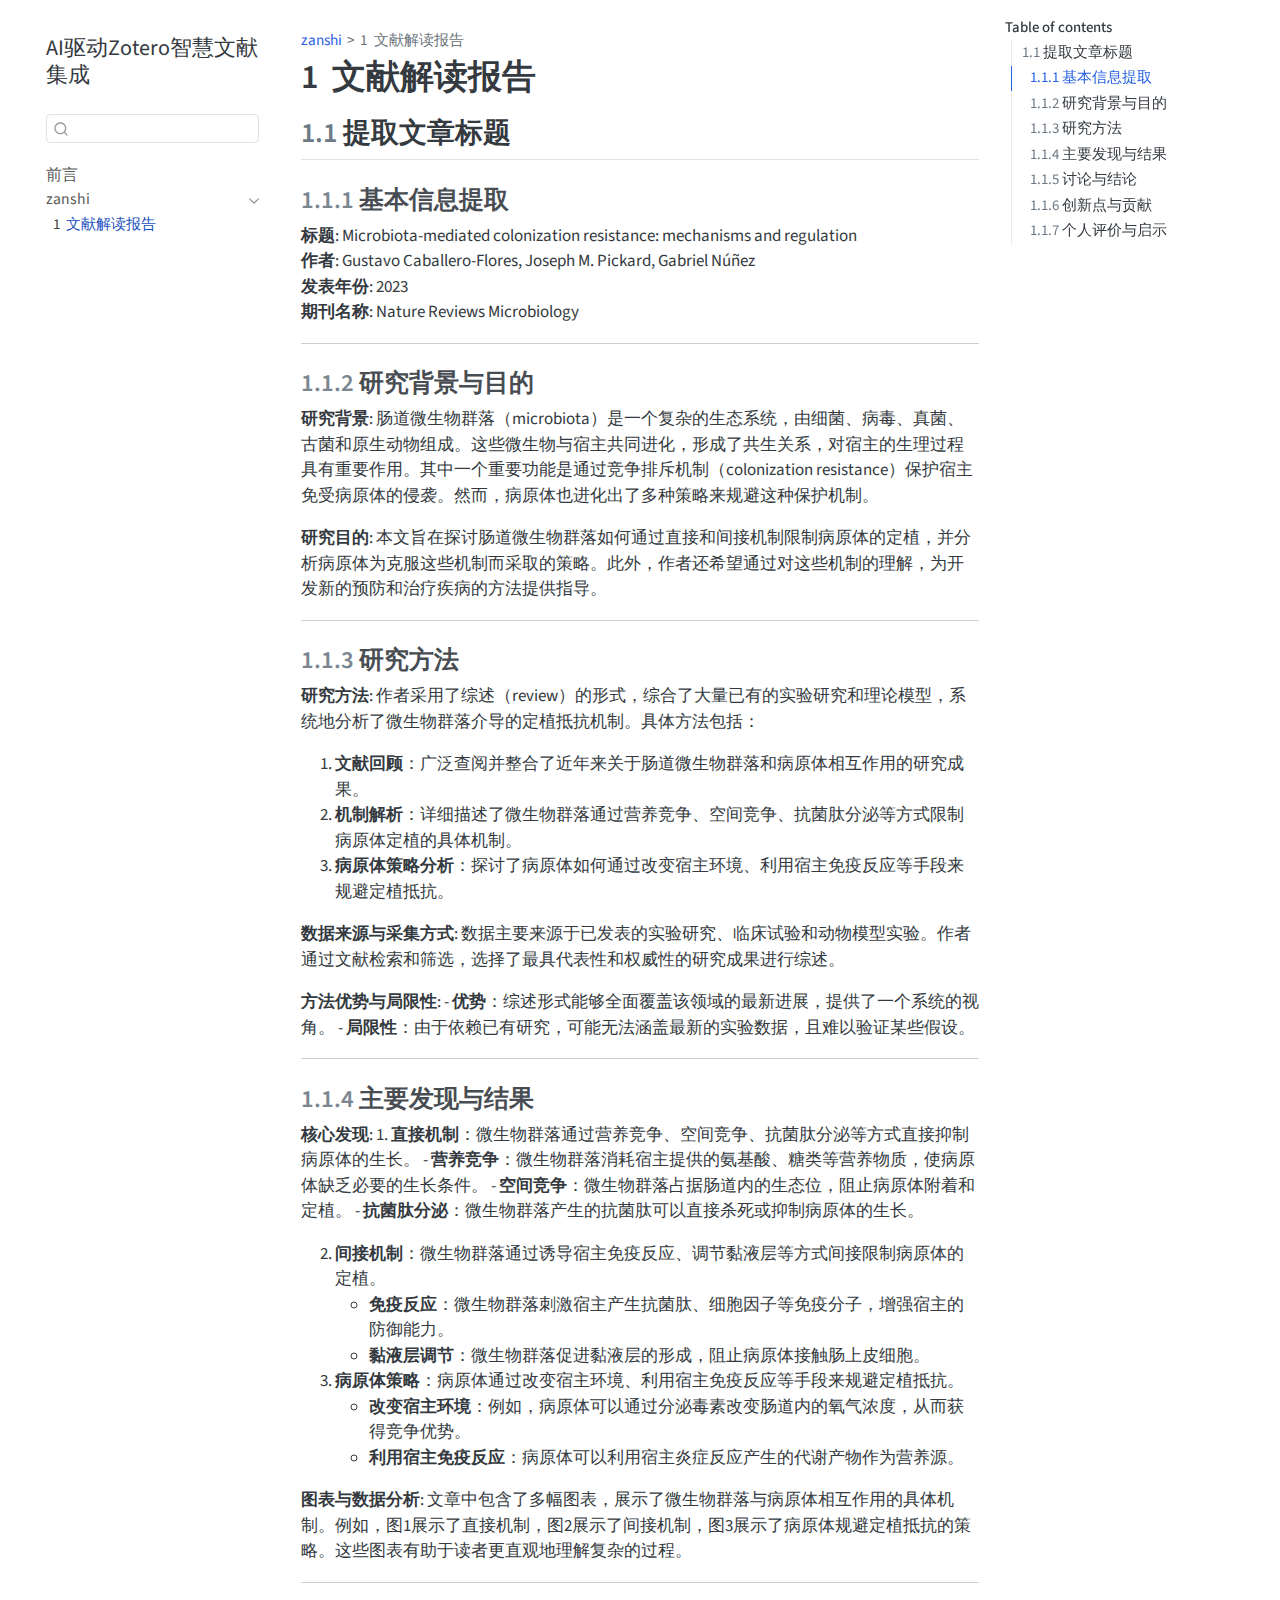
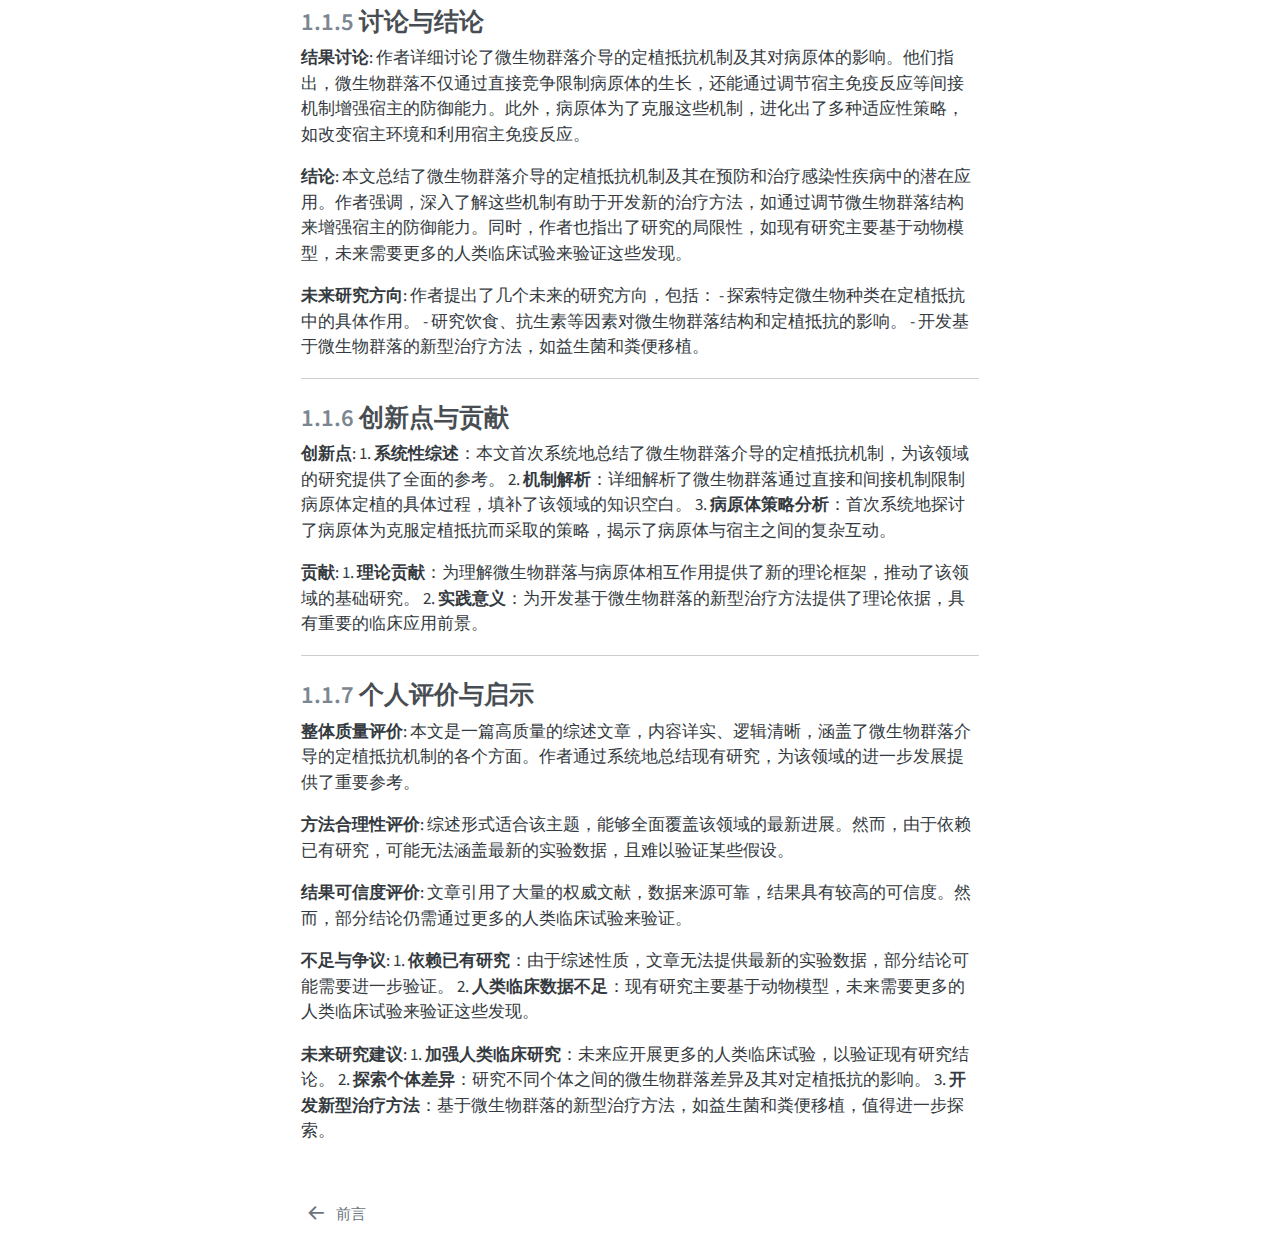
<file: _book/md/3ZSLH2QS.html>
<!DOCTYPE html>
<html xmlns="http://www.w3.org/1999/xhtml" lang="en" xml:lang="en"><head>

<meta charset="utf-8">
<meta name="generator" content="quarto-1.6.40">

<meta name="viewport" content="width=device-width, initial-scale=1.0, user-scalable=yes">


<title>1&nbsp; 文献解读报告 – AI驱动Zotero智慧文献集成</title>
<style>
code{white-space: pre-wrap;}
span.smallcaps{font-variant: small-caps;}
div.columns{display: flex; gap: min(4vw, 1.5em);}
div.column{flex: auto; overflow-x: auto;}
div.hanging-indent{margin-left: 1.5em; text-indent: -1.5em;}
ul.task-list{list-style: none;}
ul.task-list li input[type="checkbox"] {
  width: 0.8em;
  margin: 0 0.8em 0.2em -1em; /* quarto-specific, see https://github.com/quarto-dev/quarto-cli/issues/4556 */ 
  vertical-align: middle;
}
</style>


<script src="../site_libs/quarto-nav/quarto-nav.js"></script>
<script src="../site_libs/quarto-nav/headroom.min.js"></script>
<script src="../site_libs/clipboard/clipboard.min.js"></script>
<script src="../site_libs/quarto-search/autocomplete.umd.js"></script>
<script src="../site_libs/quarto-search/fuse.min.js"></script>
<script src="../site_libs/quarto-search/quarto-search.js"></script>
<meta name="quarto:offset" content="../">
<link href="../index.html" rel="prev">
<script src="../site_libs/quarto-html/quarto.js"></script>
<script src="../site_libs/quarto-html/popper.min.js"></script>
<script src="../site_libs/quarto-html/tippy.umd.min.js"></script>
<script src="../site_libs/quarto-html/anchor.min.js"></script>
<link href="../site_libs/quarto-html/tippy.css" rel="stylesheet">
<link href="../site_libs/quarto-html/quarto-syntax-highlighting-549806ee2085284f45b00abea8c6df48.css" rel="stylesheet" id="quarto-text-highlighting-styles">
<script src="../site_libs/bootstrap/bootstrap.min.js"></script>
<link href="../site_libs/bootstrap/bootstrap-icons.css" rel="stylesheet">
<link href="../site_libs/bootstrap/bootstrap-8da5b4427184b79ecddefad3d342027e.min.css" rel="stylesheet" append-hash="true" id="quarto-bootstrap" data-mode="light">
<script id="quarto-search-options" type="application/json">{
  "location": "sidebar",
  "copy-button": false,
  "collapse-after": 3,
  "panel-placement": "start",
  "type": "textbox",
  "limit": 50,
  "keyboard-shortcut": [
    "f",
    "/",
    "s"
  ],
  "show-item-context": false,
  "language": {
    "search-no-results-text": "No results",
    "search-matching-documents-text": "matching documents",
    "search-copy-link-title": "Copy link to search",
    "search-hide-matches-text": "Hide additional matches",
    "search-more-match-text": "more match in this document",
    "search-more-matches-text": "more matches in this document",
    "search-clear-button-title": "Clear",
    "search-text-placeholder": "",
    "search-detached-cancel-button-title": "Cancel",
    "search-submit-button-title": "Submit",
    "search-label": "Search"
  }
}</script>


</head>

<body class="nav-sidebar floating">

<div id="quarto-search-results"></div>
  <header id="quarto-header" class="headroom fixed-top">
  <nav class="quarto-secondary-nav">
    <div class="container-fluid d-flex">
      <button type="button" class="quarto-btn-toggle btn" data-bs-toggle="collapse" role="button" data-bs-target=".quarto-sidebar-collapse-item" aria-controls="quarto-sidebar" aria-expanded="false" aria-label="Toggle sidebar navigation" onclick="if (window.quartoToggleHeadroom) { window.quartoToggleHeadroom(); }">
        <i class="bi bi-layout-text-sidebar-reverse"></i>
      </button>
        <nav class="quarto-page-breadcrumbs" aria-label="breadcrumb"><ol class="breadcrumb"><li class="breadcrumb-item"><a href="../md/3ZSLH2QS.html">zanshi</a></li><li class="breadcrumb-item"><a href="../md/3ZSLH2QS.html"><span class="chapter-number">1</span>&nbsp; <span class="chapter-title">文献解读报告</span></a></li></ol></nav>
        <a class="flex-grow-1" role="navigation" data-bs-toggle="collapse" data-bs-target=".quarto-sidebar-collapse-item" aria-controls="quarto-sidebar" aria-expanded="false" aria-label="Toggle sidebar navigation" onclick="if (window.quartoToggleHeadroom) { window.quartoToggleHeadroom(); }">      
        </a>
      <button type="button" class="btn quarto-search-button" aria-label="Search" onclick="window.quartoOpenSearch();">
        <i class="bi bi-search"></i>
      </button>
    </div>
  </nav>
</header>
<!-- content -->
<div id="quarto-content" class="quarto-container page-columns page-rows-contents page-layout-article">
<!-- sidebar -->
  <nav id="quarto-sidebar" class="sidebar collapse collapse-horizontal quarto-sidebar-collapse-item sidebar-navigation floating overflow-auto">
    <div class="pt-lg-2 mt-2 text-left sidebar-header">
    <div class="sidebar-title mb-0 py-0">
      <a href="../">AI驱动Zotero智慧文献集成</a> 
    </div>
      </div>
        <div class="mt-2 flex-shrink-0 align-items-center">
        <div class="sidebar-search">
        <div id="quarto-search" class="" title="Search"></div>
        </div>
        </div>
    <div class="sidebar-menu-container"> 
    <ul class="list-unstyled mt-1">
        <li class="sidebar-item">
  <div class="sidebar-item-container"> 
  <a href="../index.html" class="sidebar-item-text sidebar-link">
 <span class="menu-text">前言</span></a>
  </div>
</li>
        <li class="sidebar-item sidebar-item-section">
      <div class="sidebar-item-container"> 
            <a class="sidebar-item-text sidebar-link text-start" data-bs-toggle="collapse" data-bs-target="#quarto-sidebar-section-1" role="navigation" aria-expanded="true">
 <span class="menu-text">zanshi</span></a>
          <a class="sidebar-item-toggle text-start" data-bs-toggle="collapse" data-bs-target="#quarto-sidebar-section-1" role="navigation" aria-expanded="true" aria-label="Toggle section">
            <i class="bi bi-chevron-right ms-2"></i>
          </a> 
      </div>
      <ul id="quarto-sidebar-section-1" class="collapse list-unstyled sidebar-section depth1 show">  
          <li class="sidebar-item">
  <div class="sidebar-item-container"> 
  <a href="../md/3ZSLH2QS.html" class="sidebar-item-text sidebar-link active">
 <span class="menu-text"><span class="chapter-number">1</span>&nbsp; <span class="chapter-title">文献解读报告</span></span></a>
  </div>
</li>
      </ul>
  </li>
    </ul>
    </div>
</nav>
<div id="quarto-sidebar-glass" class="quarto-sidebar-collapse-item" data-bs-toggle="collapse" data-bs-target=".quarto-sidebar-collapse-item"></div>
<!-- margin-sidebar -->
    <div id="quarto-margin-sidebar" class="sidebar margin-sidebar">
        <nav id="TOC" role="doc-toc" class="toc-active">
    <h2 id="toc-title">Table of contents</h2>
   
  <ul>
  <li><a href="#提取文章标题" id="toc-提取文章标题" class="nav-link active" data-scroll-target="#提取文章标题"><span class="header-section-number">1.1</span> 提取文章标题</a>
  <ul class="collapse">
  <li><a href="#基本信息提取" id="toc-基本信息提取" class="nav-link" data-scroll-target="#基本信息提取"><span class="header-section-number">1.1.1</span> 基本信息提取</a></li>
  <li><a href="#研究背景与目的" id="toc-研究背景与目的" class="nav-link" data-scroll-target="#研究背景与目的"><span class="header-section-number">1.1.2</span> 研究背景与目的</a></li>
  <li><a href="#研究方法" id="toc-研究方法" class="nav-link" data-scroll-target="#研究方法"><span class="header-section-number">1.1.3</span> 研究方法</a></li>
  <li><a href="#主要发现与结果" id="toc-主要发现与结果" class="nav-link" data-scroll-target="#主要发现与结果"><span class="header-section-number">1.1.4</span> 主要发现与结果</a></li>
  <li><a href="#讨论与结论" id="toc-讨论与结论" class="nav-link" data-scroll-target="#讨论与结论"><span class="header-section-number">1.1.5</span> 讨论与结论</a></li>
  <li><a href="#创新点与贡献" id="toc-创新点与贡献" class="nav-link" data-scroll-target="#创新点与贡献"><span class="header-section-number">1.1.6</span> 创新点与贡献</a></li>
  <li><a href="#个人评价与启示" id="toc-个人评价与启示" class="nav-link" data-scroll-target="#个人评价与启示"><span class="header-section-number">1.1.7</span> 个人评价与启示</a></li>
  </ul></li>
  </ul>
</nav>
    </div>
<!-- main -->
<main class="content" id="quarto-document-content">

<header id="title-block-header" class="quarto-title-block default"><nav class="quarto-page-breadcrumbs quarto-title-breadcrumbs d-none d-lg-block" aria-label="breadcrumb"><ol class="breadcrumb"><li class="breadcrumb-item"><a href="../md/3ZSLH2QS.html">zanshi</a></li><li class="breadcrumb-item"><a href="../md/3ZSLH2QS.html"><span class="chapter-number">1</span>&nbsp; <span class="chapter-title">文献解读报告</span></a></li></ol></nav>
<div class="quarto-title">
<h1 class="title"><span class="chapter-number">1</span>&nbsp; <span class="chapter-title">文献解读报告</span></h1>
</div>



<div class="quarto-title-meta">

    
  
    
  </div>
  


</header>


<section id="提取文章标题" class="level2" data-number="1.1">
<h2 data-number="1.1" class="anchored" data-anchor-id="提取文章标题"><span class="header-section-number">1.1</span> 提取文章标题</h2>
<section id="基本信息提取" class="level3" data-number="1.1.1">
<h3 data-number="1.1.1" class="anchored" data-anchor-id="基本信息提取"><span class="header-section-number">1.1.1</span> 基本信息提取</h3>
<p><strong>标题</strong>: Microbiota-mediated colonization resistance: mechanisms and regulation<br>
<strong>作者</strong>: Gustavo Caballero-Flores, Joseph M. Pickard, Gabriel Núñez<br>
<strong>发表年份</strong>: 2023<br>
<strong>期刊名称</strong>: Nature Reviews Microbiology</p>
<hr>
</section>
<section id="研究背景与目的" class="level3" data-number="1.1.2">
<h3 data-number="1.1.2" class="anchored" data-anchor-id="研究背景与目的"><span class="header-section-number">1.1.2</span> 研究背景与目的</h3>
<p><strong>研究背景</strong>: 肠道微生物群落（microbiota）是一个复杂的生态系统，由细菌、病毒、真菌、古菌和原生动物组成。这些微生物与宿主共同进化，形成了共生关系，对宿主的生理过程具有重要作用。其中一个重要功能是通过竞争排斥机制（colonization resistance）保护宿主免受病原体的侵袭。然而，病原体也进化出了多种策略来规避这种保护机制。</p>
<p><strong>研究目的</strong>: 本文旨在探讨肠道微生物群落如何通过直接和间接机制限制病原体的定植，并分析病原体为克服这些机制而采取的策略。此外，作者还希望通过对这些机制的理解，为开发新的预防和治疗疾病的方法提供指导。</p>
<hr>
</section>
<section id="研究方法" class="level3" data-number="1.1.3">
<h3 data-number="1.1.3" class="anchored" data-anchor-id="研究方法"><span class="header-section-number">1.1.3</span> 研究方法</h3>
<p><strong>研究方法</strong>: 作者采用了综述（review）的形式，综合了大量已有的实验研究和理论模型，系统地分析了微生物群落介导的定植抵抗机制。具体方法包括：</p>
<ol type="1">
<li><strong>文献回顾</strong>：广泛查阅并整合了近年来关于肠道微生物群落和病原体相互作用的研究成果。</li>
<li><strong>机制解析</strong>：详细描述了微生物群落通过营养竞争、空间竞争、抗菌肽分泌等方式限制病原体定植的具体机制。</li>
<li><strong>病原体策略分析</strong>：探讨了病原体如何通过改变宿主环境、利用宿主免疫反应等手段来规避定植抵抗。</li>
</ol>
<p><strong>数据来源与采集方式</strong>: 数据主要来源于已发表的实验研究、临床试验和动物模型实验。作者通过文献检索和筛选，选择了最具代表性和权威性的研究成果进行综述。</p>
<p><strong>方法优势与局限性</strong>: - <strong>优势</strong>：综述形式能够全面覆盖该领域的最新进展，提供了一个系统的视角。 - <strong>局限性</strong>：由于依赖已有研究，可能无法涵盖最新的实验数据，且难以验证某些假设。</p>
<hr>
</section>
<section id="主要发现与结果" class="level3" data-number="1.1.4">
<h3 data-number="1.1.4" class="anchored" data-anchor-id="主要发现与结果"><span class="header-section-number">1.1.4</span> 主要发现与结果</h3>
<p><strong>核心发现</strong>: 1. <strong>直接机制</strong>：微生物群落通过营养竞争、空间竞争、抗菌肽分泌等方式直接抑制病原体的生长。 - <strong>营养竞争</strong>：微生物群落消耗宿主提供的氨基酸、糖类等营养物质，使病原体缺乏必要的生长条件。 - <strong>空间竞争</strong>：微生物群落占据肠道内的生态位，阻止病原体附着和定植。 - <strong>抗菌肽分泌</strong>：微生物群落产生的抗菌肽可以直接杀死或抑制病原体的生长。</p>
<ol start="2" type="1">
<li><strong>间接机制</strong>：微生物群落通过诱导宿主免疫反应、调节黏液层等方式间接限制病原体的定植。
<ul>
<li><strong>免疫反应</strong>：微生物群落刺激宿主产生抗菌肽、细胞因子等免疫分子，增强宿主的防御能力。</li>
<li><strong>黏液层调节</strong>：微生物群落促进黏液层的形成，阻止病原体接触肠上皮细胞。</li>
</ul></li>
<li><strong>病原体策略</strong>：病原体通过改变宿主环境、利用宿主免疫反应等手段来规避定植抵抗。
<ul>
<li><strong>改变宿主环境</strong>：例如，病原体可以通过分泌毒素改变肠道内的氧气浓度，从而获得竞争优势。</li>
<li><strong>利用宿主免疫反应</strong>：病原体可以利用宿主炎症反应产生的代谢产物作为营养源。</li>
</ul></li>
</ol>
<p><strong>图表与数据分析</strong>: 文章中包含了多幅图表，展示了微生物群落与病原体相互作用的具体机制。例如，图1展示了直接机制，图2展示了间接机制，图3展示了病原体规避定植抵抗的策略。这些图表有助于读者更直观地理解复杂的过程。</p>
<hr>
</section>
<section id="讨论与结论" class="level3" data-number="1.1.5">
<h3 data-number="1.1.5" class="anchored" data-anchor-id="讨论与结论"><span class="header-section-number">1.1.5</span> 讨论与结论</h3>
<p><strong>结果讨论</strong>: 作者详细讨论了微生物群落介导的定植抵抗机制及其对病原体的影响。他们指出，微生物群落不仅通过直接竞争限制病原体的生长，还能通过调节宿主免疫反应等间接机制增强宿主的防御能力。此外，病原体为了克服这些机制，进化出了多种适应性策略，如改变宿主环境和利用宿主免疫反应。</p>
<p><strong>结论</strong>: 本文总结了微生物群落介导的定植抵抗机制及其在预防和治疗感染性疾病中的潜在应用。作者强调，深入了解这些机制有助于开发新的治疗方法，如通过调节微生物群落结构来增强宿主的防御能力。同时，作者也指出了研究的局限性，如现有研究主要基于动物模型，未来需要更多的人类临床试验来验证这些发现。</p>
<p><strong>未来研究方向</strong>: 作者提出了几个未来的研究方向，包括： - 探索特定微生物种类在定植抵抗中的具体作用。 - 研究饮食、抗生素等因素对微生物群落结构和定植抵抗的影响。 - 开发基于微生物群落的新型治疗方法，如益生菌和粪便移植。</p>
<hr>
</section>
<section id="创新点与贡献" class="level3" data-number="1.1.6">
<h3 data-number="1.1.6" class="anchored" data-anchor-id="创新点与贡献"><span class="header-section-number">1.1.6</span> 创新点与贡献</h3>
<p><strong>创新点</strong>: 1. <strong>系统性综述</strong>：本文首次系统地总结了微生物群落介导的定植抵抗机制，为该领域的研究提供了全面的参考。 2. <strong>机制解析</strong>：详细解析了微生物群落通过直接和间接机制限制病原体定植的具体过程，填补了该领域的知识空白。 3. <strong>病原体策略分析</strong>：首次系统地探讨了病原体为克服定植抵抗而采取的策略，揭示了病原体与宿主之间的复杂互动。</p>
<p><strong>贡献</strong>: 1. <strong>理论贡献</strong>：为理解微生物群落与病原体相互作用提供了新的理论框架，推动了该领域的基础研究。 2. <strong>实践意义</strong>：为开发基于微生物群落的新型治疗方法提供了理论依据，具有重要的临床应用前景。</p>
<hr>
</section>
<section id="个人评价与启示" class="level3" data-number="1.1.7">
<h3 data-number="1.1.7" class="anchored" data-anchor-id="个人评价与启示"><span class="header-section-number">1.1.7</span> 个人评价与启示</h3>
<p><strong>整体质量评价</strong>: 本文是一篇高质量的综述文章，内容详实、逻辑清晰，涵盖了微生物群落介导的定植抵抗机制的各个方面。作者通过系统地总结现有研究，为该领域的进一步发展提供了重要参考。</p>
<p><strong>方法合理性评价</strong>: 综述形式适合该主题，能够全面覆盖该领域的最新进展。然而，由于依赖已有研究，可能无法涵盖最新的实验数据，且难以验证某些假设。</p>
<p><strong>结果可信度评价</strong>: 文章引用了大量的权威文献，数据来源可靠，结果具有较高的可信度。然而，部分结论仍需通过更多的人类临床试验来验证。</p>
<p><strong>不足与争议</strong>: 1. <strong>依赖已有研究</strong>：由于综述性质，文章无法提供最新的实验数据，部分结论可能需要进一步验证。 2. <strong>人类临床数据不足</strong>：现有研究主要基于动物模型，未来需要更多的人类临床试验来验证这些发现。</p>
<p><strong>未来研究建议</strong>: 1. <strong>加强人类临床研究</strong>：未来应开展更多的人类临床试验，以验证现有研究结论。 2. <strong>探索个体差异</strong>：研究不同个体之间的微生物群落差异及其对定植抵抗的影响。 3. <strong>开发新型治疗方法</strong>：基于微生物群落的新型治疗方法，如益生菌和粪便移植，值得进一步探索。</p>


</section>
</section>

</main> <!-- /main -->
<script id="quarto-html-after-body" type="application/javascript">
window.document.addEventListener("DOMContentLoaded", function (event) {
  const toggleBodyColorMode = (bsSheetEl) => {
    const mode = bsSheetEl.getAttribute("data-mode");
    const bodyEl = window.document.querySelector("body");
    if (mode === "dark") {
      bodyEl.classList.add("quarto-dark");
      bodyEl.classList.remove("quarto-light");
    } else {
      bodyEl.classList.add("quarto-light");
      bodyEl.classList.remove("quarto-dark");
    }
  }
  const toggleBodyColorPrimary = () => {
    const bsSheetEl = window.document.querySelector("link#quarto-bootstrap");
    if (bsSheetEl) {
      toggleBodyColorMode(bsSheetEl);
    }
  }
  toggleBodyColorPrimary();  
  const icon = "";
  const anchorJS = new window.AnchorJS();
  anchorJS.options = {
    placement: 'right',
    icon: icon
  };
  anchorJS.add('.anchored');
  const isCodeAnnotation = (el) => {
    for (const clz of el.classList) {
      if (clz.startsWith('code-annotation-')) {                     
        return true;
      }
    }
    return false;
  }
  const onCopySuccess = function(e) {
    // button target
    const button = e.trigger;
    // don't keep focus
    button.blur();
    // flash "checked"
    button.classList.add('code-copy-button-checked');
    var currentTitle = button.getAttribute("title");
    button.setAttribute("title", "Copied!");
    let tooltip;
    if (window.bootstrap) {
      button.setAttribute("data-bs-toggle", "tooltip");
      button.setAttribute("data-bs-placement", "left");
      button.setAttribute("data-bs-title", "Copied!");
      tooltip = new bootstrap.Tooltip(button, 
        { trigger: "manual", 
          customClass: "code-copy-button-tooltip",
          offset: [0, -8]});
      tooltip.show();    
    }
    setTimeout(function() {
      if (tooltip) {
        tooltip.hide();
        button.removeAttribute("data-bs-title");
        button.removeAttribute("data-bs-toggle");
        button.removeAttribute("data-bs-placement");
      }
      button.setAttribute("title", currentTitle);
      button.classList.remove('code-copy-button-checked');
    }, 1000);
    // clear code selection
    e.clearSelection();
  }
  const getTextToCopy = function(trigger) {
      const codeEl = trigger.previousElementSibling.cloneNode(true);
      for (const childEl of codeEl.children) {
        if (isCodeAnnotation(childEl)) {
          childEl.remove();
        }
      }
      return codeEl.innerText;
  }
  const clipboard = new window.ClipboardJS('.code-copy-button:not([data-in-quarto-modal])', {
    text: getTextToCopy
  });
  clipboard.on('success', onCopySuccess);
  if (window.document.getElementById('quarto-embedded-source-code-modal')) {
    const clipboardModal = new window.ClipboardJS('.code-copy-button[data-in-quarto-modal]', {
      text: getTextToCopy,
      container: window.document.getElementById('quarto-embedded-source-code-modal')
    });
    clipboardModal.on('success', onCopySuccess);
  }
    var localhostRegex = new RegExp(/^(?:http|https):\/\/localhost\:?[0-9]*\//);
    var mailtoRegex = new RegExp(/^mailto:/);
      var filterRegex = new RegExp('/' + window.location.host + '/');
    var isInternal = (href) => {
        return filterRegex.test(href) || localhostRegex.test(href) || mailtoRegex.test(href);
    }
    // Inspect non-navigation links and adorn them if external
 	var links = window.document.querySelectorAll('a[href]:not(.nav-link):not(.navbar-brand):not(.toc-action):not(.sidebar-link):not(.sidebar-item-toggle):not(.pagination-link):not(.no-external):not([aria-hidden]):not(.dropdown-item):not(.quarto-navigation-tool):not(.about-link)');
    for (var i=0; i<links.length; i++) {
      const link = links[i];
      if (!isInternal(link.href)) {
        // undo the damage that might have been done by quarto-nav.js in the case of
        // links that we want to consider external
        if (link.dataset.originalHref !== undefined) {
          link.href = link.dataset.originalHref;
        }
      }
    }
  function tippyHover(el, contentFn, onTriggerFn, onUntriggerFn) {
    const config = {
      allowHTML: true,
      maxWidth: 500,
      delay: 100,
      arrow: false,
      appendTo: function(el) {
          return el.parentElement;
      },
      interactive: true,
      interactiveBorder: 10,
      theme: 'quarto',
      placement: 'bottom-start',
    };
    if (contentFn) {
      config.content = contentFn;
    }
    if (onTriggerFn) {
      config.onTrigger = onTriggerFn;
    }
    if (onUntriggerFn) {
      config.onUntrigger = onUntriggerFn;
    }
    window.tippy(el, config); 
  }
  const noterefs = window.document.querySelectorAll('a[role="doc-noteref"]');
  for (var i=0; i<noterefs.length; i++) {
    const ref = noterefs[i];
    tippyHover(ref, function() {
      // use id or data attribute instead here
      let href = ref.getAttribute('data-footnote-href') || ref.getAttribute('href');
      try { href = new URL(href).hash; } catch {}
      const id = href.replace(/^#\/?/, "");
      const note = window.document.getElementById(id);
      if (note) {
        return note.innerHTML;
      } else {
        return "";
      }
    });
  }
  const xrefs = window.document.querySelectorAll('a.quarto-xref');
  const processXRef = (id, note) => {
    // Strip column container classes
    const stripColumnClz = (el) => {
      el.classList.remove("page-full", "page-columns");
      if (el.children) {
        for (const child of el.children) {
          stripColumnClz(child);
        }
      }
    }
    stripColumnClz(note)
    if (id === null || id.startsWith('sec-')) {
      // Special case sections, only their first couple elements
      const container = document.createElement("div");
      if (note.children && note.children.length > 2) {
        container.appendChild(note.children[0].cloneNode(true));
        for (let i = 1; i < note.children.length; i++) {
          const child = note.children[i];
          if (child.tagName === "P" && child.innerText === "") {
            continue;
          } else {
            container.appendChild(child.cloneNode(true));
            break;
          }
        }
        if (window.Quarto?.typesetMath) {
          window.Quarto.typesetMath(container);
        }
        return container.innerHTML
      } else {
        if (window.Quarto?.typesetMath) {
          window.Quarto.typesetMath(note);
        }
        return note.innerHTML;
      }
    } else {
      // Remove any anchor links if they are present
      const anchorLink = note.querySelector('a.anchorjs-link');
      if (anchorLink) {
        anchorLink.remove();
      }
      if (window.Quarto?.typesetMath) {
        window.Quarto.typesetMath(note);
      }
      if (note.classList.contains("callout")) {
        return note.outerHTML;
      } else {
        return note.innerHTML;
      }
    }
  }
  for (var i=0; i<xrefs.length; i++) {
    const xref = xrefs[i];
    tippyHover(xref, undefined, function(instance) {
      instance.disable();
      let url = xref.getAttribute('href');
      let hash = undefined; 
      if (url.startsWith('#')) {
        hash = url;
      } else {
        try { hash = new URL(url).hash; } catch {}
      }
      if (hash) {
        const id = hash.replace(/^#\/?/, "");
        const note = window.document.getElementById(id);
        if (note !== null) {
          try {
            const html = processXRef(id, note.cloneNode(true));
            instance.setContent(html);
          } finally {
            instance.enable();
            instance.show();
          }
        } else {
          // See if we can fetch this
          fetch(url.split('#')[0])
          .then(res => res.text())
          .then(html => {
            const parser = new DOMParser();
            const htmlDoc = parser.parseFromString(html, "text/html");
            const note = htmlDoc.getElementById(id);
            if (note !== null) {
              const html = processXRef(id, note);
              instance.setContent(html);
            } 
          }).finally(() => {
            instance.enable();
            instance.show();
          });
        }
      } else {
        // See if we can fetch a full url (with no hash to target)
        // This is a special case and we should probably do some content thinning / targeting
        fetch(url)
        .then(res => res.text())
        .then(html => {
          const parser = new DOMParser();
          const htmlDoc = parser.parseFromString(html, "text/html");
          const note = htmlDoc.querySelector('main.content');
          if (note !== null) {
            // This should only happen for chapter cross references
            // (since there is no id in the URL)
            // remove the first header
            if (note.children.length > 0 && note.children[0].tagName === "HEADER") {
              note.children[0].remove();
            }
            const html = processXRef(null, note);
            instance.setContent(html);
          } 
        }).finally(() => {
          instance.enable();
          instance.show();
        });
      }
    }, function(instance) {
    });
  }
      let selectedAnnoteEl;
      const selectorForAnnotation = ( cell, annotation) => {
        let cellAttr = 'data-code-cell="' + cell + '"';
        let lineAttr = 'data-code-annotation="' +  annotation + '"';
        const selector = 'span[' + cellAttr + '][' + lineAttr + ']';
        return selector;
      }
      const selectCodeLines = (annoteEl) => {
        const doc = window.document;
        const targetCell = annoteEl.getAttribute("data-target-cell");
        const targetAnnotation = annoteEl.getAttribute("data-target-annotation");
        const annoteSpan = window.document.querySelector(selectorForAnnotation(targetCell, targetAnnotation));
        const lines = annoteSpan.getAttribute("data-code-lines").split(",");
        const lineIds = lines.map((line) => {
          return targetCell + "-" + line;
        })
        let top = null;
        let height = null;
        let parent = null;
        if (lineIds.length > 0) {
            //compute the position of the single el (top and bottom and make a div)
            const el = window.document.getElementById(lineIds[0]);
            top = el.offsetTop;
            height = el.offsetHeight;
            parent = el.parentElement.parentElement;
          if (lineIds.length > 1) {
            const lastEl = window.document.getElementById(lineIds[lineIds.length - 1]);
            const bottom = lastEl.offsetTop + lastEl.offsetHeight;
            height = bottom - top;
          }
          if (top !== null && height !== null && parent !== null) {
            // cook up a div (if necessary) and position it 
            let div = window.document.getElementById("code-annotation-line-highlight");
            if (div === null) {
              div = window.document.createElement("div");
              div.setAttribute("id", "code-annotation-line-highlight");
              div.style.position = 'absolute';
              parent.appendChild(div);
            }
            div.style.top = top - 2 + "px";
            div.style.height = height + 4 + "px";
            div.style.left = 0;
            let gutterDiv = window.document.getElementById("code-annotation-line-highlight-gutter");
            if (gutterDiv === null) {
              gutterDiv = window.document.createElement("div");
              gutterDiv.setAttribute("id", "code-annotation-line-highlight-gutter");
              gutterDiv.style.position = 'absolute';
              const codeCell = window.document.getElementById(targetCell);
              const gutter = codeCell.querySelector('.code-annotation-gutter');
              gutter.appendChild(gutterDiv);
            }
            gutterDiv.style.top = top - 2 + "px";
            gutterDiv.style.height = height + 4 + "px";
          }
          selectedAnnoteEl = annoteEl;
        }
      };
      const unselectCodeLines = () => {
        const elementsIds = ["code-annotation-line-highlight", "code-annotation-line-highlight-gutter"];
        elementsIds.forEach((elId) => {
          const div = window.document.getElementById(elId);
          if (div) {
            div.remove();
          }
        });
        selectedAnnoteEl = undefined;
      };
        // Handle positioning of the toggle
    window.addEventListener(
      "resize",
      throttle(() => {
        elRect = undefined;
        if (selectedAnnoteEl) {
          selectCodeLines(selectedAnnoteEl);
        }
      }, 10)
    );
    function throttle(fn, ms) {
    let throttle = false;
    let timer;
      return (...args) => {
        if(!throttle) { // first call gets through
            fn.apply(this, args);
            throttle = true;
        } else { // all the others get throttled
            if(timer) clearTimeout(timer); // cancel #2
            timer = setTimeout(() => {
              fn.apply(this, args);
              timer = throttle = false;
            }, ms);
        }
      };
    }
      // Attach click handler to the DT
      const annoteDls = window.document.querySelectorAll('dt[data-target-cell]');
      for (const annoteDlNode of annoteDls) {
        annoteDlNode.addEventListener('click', (event) => {
          const clickedEl = event.target;
          if (clickedEl !== selectedAnnoteEl) {
            unselectCodeLines();
            const activeEl = window.document.querySelector('dt[data-target-cell].code-annotation-active');
            if (activeEl) {
              activeEl.classList.remove('code-annotation-active');
            }
            selectCodeLines(clickedEl);
            clickedEl.classList.add('code-annotation-active');
          } else {
            // Unselect the line
            unselectCodeLines();
            clickedEl.classList.remove('code-annotation-active');
          }
        });
      }
  const findCites = (el) => {
    const parentEl = el.parentElement;
    if (parentEl) {
      const cites = parentEl.dataset.cites;
      if (cites) {
        return {
          el,
          cites: cites.split(' ')
        };
      } else {
        return findCites(el.parentElement)
      }
    } else {
      return undefined;
    }
  };
  var bibliorefs = window.document.querySelectorAll('a[role="doc-biblioref"]');
  for (var i=0; i<bibliorefs.length; i++) {
    const ref = bibliorefs[i];
    const citeInfo = findCites(ref);
    if (citeInfo) {
      tippyHover(citeInfo.el, function() {
        var popup = window.document.createElement('div');
        citeInfo.cites.forEach(function(cite) {
          var citeDiv = window.document.createElement('div');
          citeDiv.classList.add('hanging-indent');
          citeDiv.classList.add('csl-entry');
          var biblioDiv = window.document.getElementById('ref-' + cite);
          if (biblioDiv) {
            citeDiv.innerHTML = biblioDiv.innerHTML;
          }
          popup.appendChild(citeDiv);
        });
        return popup.innerHTML;
      });
    }
  }
});
</script>
<nav class="page-navigation">
  <div class="nav-page nav-page-previous">
      <a href="../index.html" class="pagination-link" aria-label="前言">
        <i class="bi bi-arrow-left-short"></i> <span class="nav-page-text">前言</span>
      </a>          
  </div>
  <div class="nav-page nav-page-next">
  </div>
</nav>
</div> <!-- /content -->




</body></html>
</file>
<file: _book/site_libs/quarto-html/tippy.css>
.tippy-box[data-animation=fade][data-state=hidden]{opacity:0}[data-tippy-root]{max-width:calc(100vw - 10px)}.tippy-box{position:relative;background-color:#333;color:#fff;border-radius:4px;font-size:14px;line-height:1.4;white-space:normal;outline:0;transition-property:transform,visibility,opacity}.tippy-box[data-placement^=top]>.tippy-arrow{bottom:0}.tippy-box[data-placement^=top]>.tippy-arrow:before{bottom:-7px;left:0;border-width:8px 8px 0;border-top-color:initial;transform-origin:center top}.tippy-box[data-placement^=bottom]>.tippy-arrow{top:0}.tippy-box[data-placement^=bottom]>.tippy-arrow:before{top:-7px;left:0;border-width:0 8px 8px;border-bottom-color:initial;transform-origin:center bottom}.tippy-box[data-placement^=left]>.tippy-arrow{right:0}.tippy-box[data-placement^=left]>.tippy-arrow:before{border-width:8px 0 8px 8px;border-left-color:initial;right:-7px;transform-origin:center left}.tippy-box[data-placement^=right]>.tippy-arrow{left:0}.tippy-box[data-placement^=right]>.tippy-arrow:before{left:-7px;border-width:8px 8px 8px 0;border-right-color:initial;transform-origin:center right}.tippy-box[data-inertia][data-state=visible]{transition-timing-function:cubic-bezier(.54,1.5,.38,1.11)}.tippy-arrow{width:16px;height:16px;color:#333}.tippy-arrow:before{content:"";position:absolute;border-color:transparent;border-style:solid}.tippy-content{position:relative;padding:5px 9px;z-index:1}
</file>
<file: _book/site_libs/quarto-html/quarto-syntax-highlighting-549806ee2085284f45b00abea8c6df48.css>
/* quarto syntax highlight colors */
:root {
  --quarto-hl-ot-color: #003B4F;
  --quarto-hl-at-color: #657422;
  --quarto-hl-ss-color: #20794D;
  --quarto-hl-an-color: #5E5E5E;
  --quarto-hl-fu-color: #4758AB;
  --quarto-hl-st-color: #20794D;
  --quarto-hl-cf-color: #003B4F;
  --quarto-hl-op-color: #5E5E5E;
  --quarto-hl-er-color: #AD0000;
  --quarto-hl-bn-color: #AD0000;
  --quarto-hl-al-color: #AD0000;
  --quarto-hl-va-color: #111111;
  --quarto-hl-bu-color: inherit;
  --quarto-hl-ex-color: inherit;
  --quarto-hl-pp-color: #AD0000;
  --quarto-hl-in-color: #5E5E5E;
  --quarto-hl-vs-color: #20794D;
  --quarto-hl-wa-color: #5E5E5E;
  --quarto-hl-do-color: #5E5E5E;
  --quarto-hl-im-color: #00769E;
  --quarto-hl-ch-color: #20794D;
  --quarto-hl-dt-color: #AD0000;
  --quarto-hl-fl-color: #AD0000;
  --quarto-hl-co-color: #5E5E5E;
  --quarto-hl-cv-color: #5E5E5E;
  --quarto-hl-cn-color: #8f5902;
  --quarto-hl-sc-color: #5E5E5E;
  --quarto-hl-dv-color: #AD0000;
  --quarto-hl-kw-color: #003B4F;
}

/* other quarto variables */
:root {
  --quarto-font-monospace: SFMono-Regular, Menlo, Monaco, Consolas, "Liberation Mono", "Courier New", monospace;
}

pre > code.sourceCode > span {
  color: #003B4F;
}

code span {
  color: #003B4F;
}

code.sourceCode > span {
  color: #003B4F;
}

div.sourceCode,
div.sourceCode pre.sourceCode {
  color: #003B4F;
}

code span.ot {
  color: #003B4F;
  font-style: inherit;
}

code span.at {
  color: #657422;
  font-style: inherit;
}

code span.ss {
  color: #20794D;
  font-style: inherit;
}

code span.an {
  color: #5E5E5E;
  font-style: inherit;
}

code span.fu {
  color: #4758AB;
  font-style: inherit;
}

code span.st {
  color: #20794D;
  font-style: inherit;
}

code span.cf {
  color: #003B4F;
  font-weight: bold;
  font-style: inherit;
}

code span.op {
  color: #5E5E5E;
  font-style: inherit;
}

code span.er {
  color: #AD0000;
  font-style: inherit;
}

code span.bn {
  color: #AD0000;
  font-style: inherit;
}

code span.al {
  color: #AD0000;
  font-style: inherit;
}

code span.va {
  color: #111111;
  font-style: inherit;
}

code span.bu {
  font-style: inherit;
}

code span.ex {
  font-style: inherit;
}

code span.pp {
  color: #AD0000;
  font-style: inherit;
}

code span.in {
  color: #5E5E5E;
  font-style: inherit;
}

code span.vs {
  color: #20794D;
  font-style: inherit;
}

code span.wa {
  color: #5E5E5E;
  font-style: italic;
}

code span.do {
  color: #5E5E5E;
  font-style: italic;
}

code span.im {
  color: #00769E;
  font-style: inherit;
}

code span.ch {
  color: #20794D;
  font-style: inherit;
}

code span.dt {
  color: #AD0000;
  font-style: inherit;
}

code span.fl {
  color: #AD0000;
  font-style: inherit;
}

code span.co {
  color: #5E5E5E;
  font-style: inherit;
}

code span.cv {
  color: #5E5E5E;
  font-style: italic;
}

code span.cn {
  color: #8f5902;
  font-style: inherit;
}

code span.sc {
  color: #5E5E5E;
  font-style: inherit;
}

code span.dv {
  color: #AD0000;
  font-style: inherit;
}

code span.kw {
  color: #003B4F;
  font-weight: bold;
  font-style: inherit;
}

.prevent-inlining {
  content: "</";
}

/*# sourceMappingURL=ae99138f4fbc2fb4c9f5e5cd69c22459.css.map */
</file>
<file: _book/site_libs/quarto-html/quarto-syntax-highlighting.css>
/* quarto syntax highlight colors */
:root {
  --quarto-hl-ot-color: #003B4F;
  --quarto-hl-at-color: #657422;
  --quarto-hl-ss-color: #20794D;
  --quarto-hl-an-color: #5E5E5E;
  --quarto-hl-fu-color: #4758AB;
  --quarto-hl-st-color: #20794D;
  --quarto-hl-cf-color: #003B4F;
  --quarto-hl-op-color: #5E5E5E;
  --quarto-hl-er-color: #AD0000;
  --quarto-hl-bn-color: #AD0000;
  --quarto-hl-al-color: #AD0000;
  --quarto-hl-va-color: #111111;
  --quarto-hl-bu-color: inherit;
  --quarto-hl-ex-color: inherit;
  --quarto-hl-pp-color: #AD0000;
  --quarto-hl-in-color: #5E5E5E;
  --quarto-hl-vs-color: #20794D;
  --quarto-hl-wa-color: #5E5E5E;
  --quarto-hl-do-color: #5E5E5E;
  --quarto-hl-im-color: #00769E;
  --quarto-hl-ch-color: #20794D;
  --quarto-hl-dt-color: #AD0000;
  --quarto-hl-fl-color: #AD0000;
  --quarto-hl-co-color: #5E5E5E;
  --quarto-hl-cv-color: #5E5E5E;
  --quarto-hl-cn-color: #8f5902;
  --quarto-hl-sc-color: #5E5E5E;
  --quarto-hl-dv-color: #AD0000;
  --quarto-hl-kw-color: #003B4F;
}

/* other quarto variables */
:root {
  --quarto-font-monospace: SFMono-Regular, Menlo, Monaco, Consolas, "Liberation Mono", "Courier New", monospace;
}

pre > code.sourceCode > span {
  color: #003B4F;
}

code span {
  color: #003B4F;
}

code.sourceCode > span {
  color: #003B4F;
}

div.sourceCode,
div.sourceCode pre.sourceCode {
  color: #003B4F;
}

code span.ot {
  color: #003B4F;
  font-style: inherit;
}

code span.at {
  color: #657422;
  font-style: inherit;
}

code span.ss {
  color: #20794D;
  font-style: inherit;
}

code span.an {
  color: #5E5E5E;
  font-style: inherit;
}

code span.fu {
  color: #4758AB;
  font-style: inherit;
}

code span.st {
  color: #20794D;
  font-style: inherit;
}

code span.cf {
  color: #003B4F;
  font-style: inherit;
}

code span.op {
  color: #5E5E5E;
  font-style: inherit;
}

code span.er {
  color: #AD0000;
  font-style: inherit;
}

code span.bn {
  color: #AD0000;
  font-style: inherit;
}

code span.al {
  color: #AD0000;
  font-style: inherit;
}

code span.va {
  color: #111111;
  font-style: inherit;
}

code span.bu {
  font-style: inherit;
}

code span.ex {
  font-style: inherit;
}

code span.pp {
  color: #AD0000;
  font-style: inherit;
}

code span.in {
  color: #5E5E5E;
  font-style: inherit;
}

code span.vs {
  color: #20794D;
  font-style: inherit;
}

code span.wa {
  color: #5E5E5E;
  font-style: italic;
}

code span.do {
  color: #5E5E5E;
  font-style: italic;
}

code span.im {
  color: #00769E;
  font-style: inherit;
}

code span.ch {
  color: #20794D;
  font-style: inherit;
}

code span.dt {
  color: #AD0000;
  font-style: inherit;
}

code span.fl {
  color: #AD0000;
  font-style: inherit;
}

code span.co {
  color: #5E5E5E;
  font-style: inherit;
}

code span.cv {
  color: #5E5E5E;
  font-style: italic;
}

code span.cn {
  color: #8f5902;
  font-style: inherit;
}

code span.sc {
  color: #5E5E5E;
  font-style: inherit;
}

code span.dv {
  color: #AD0000;
  font-style: inherit;
}

code span.kw {
  color: #003B4F;
  font-style: inherit;
}

.prevent-inlining {
  content: "</";
}

/*# sourceMappingURL=debc5d5d77c3f9108843748ff7464032.css.map */
</file>
